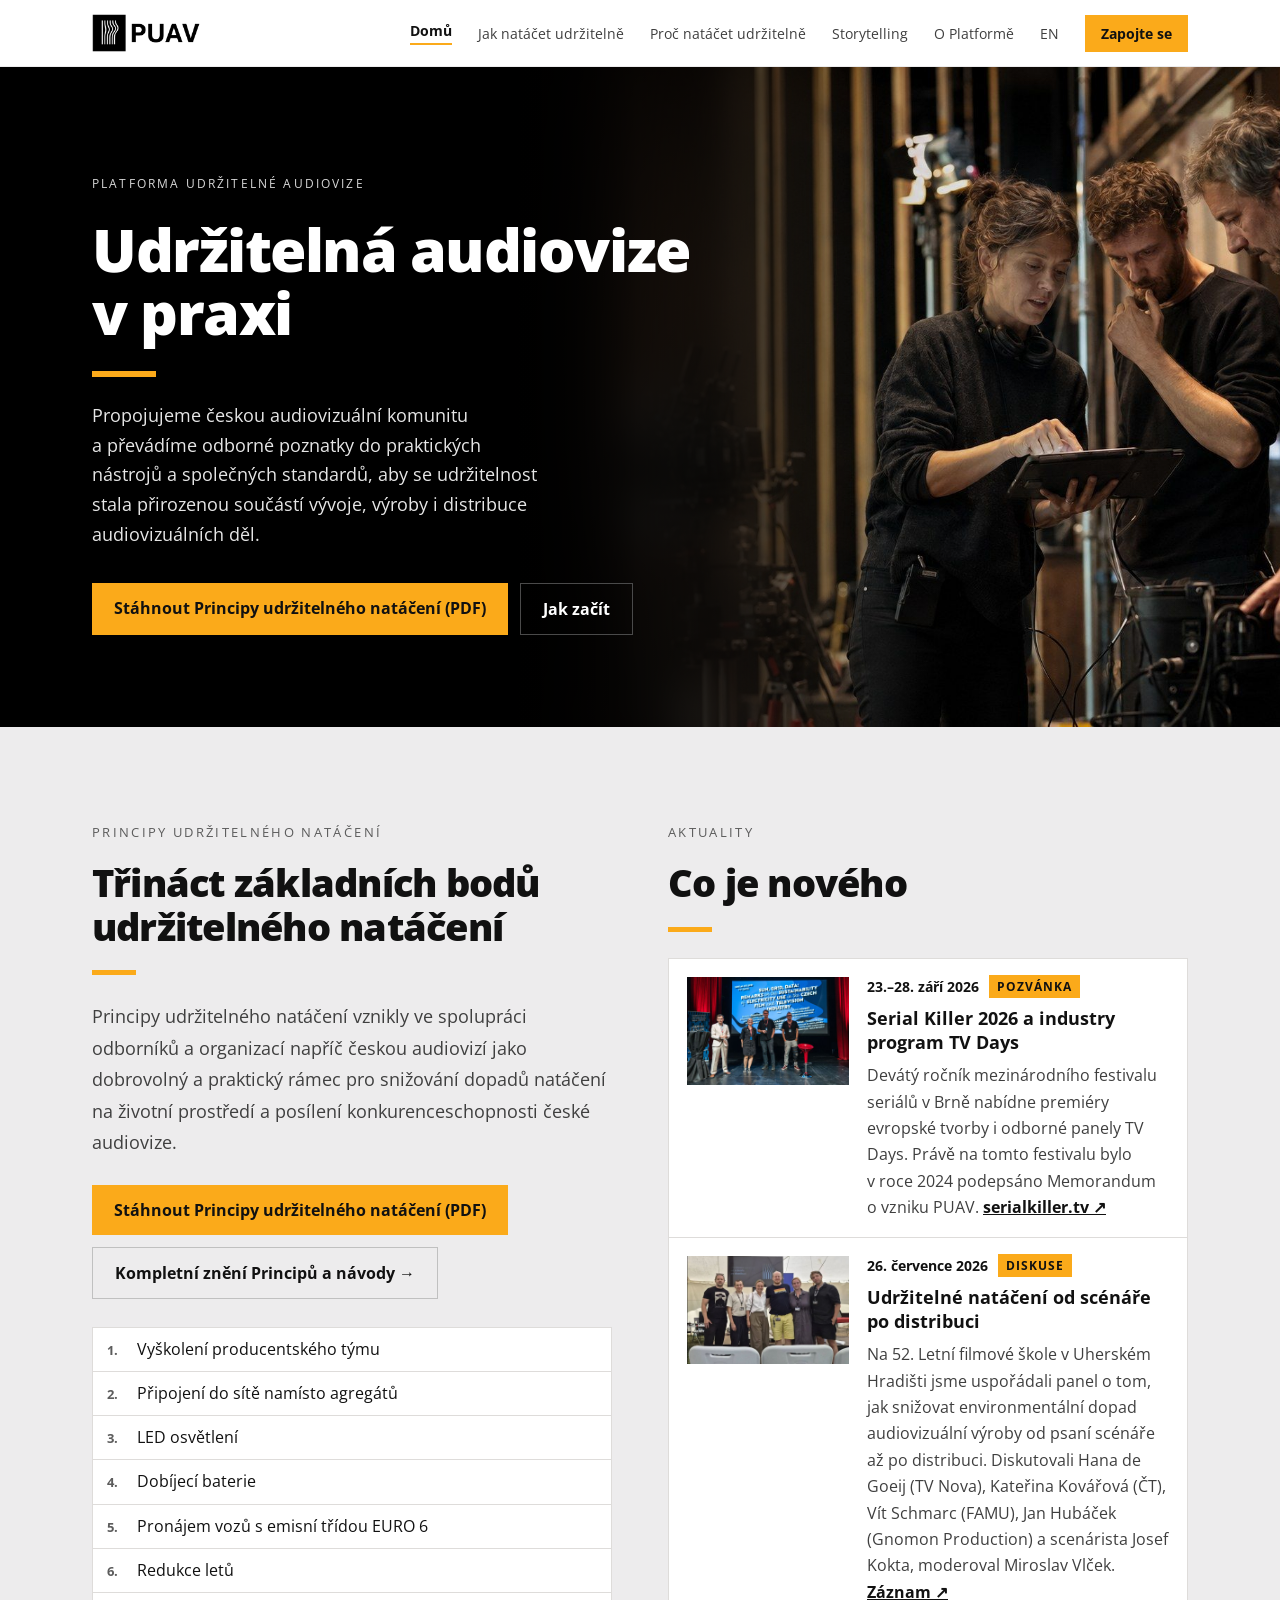
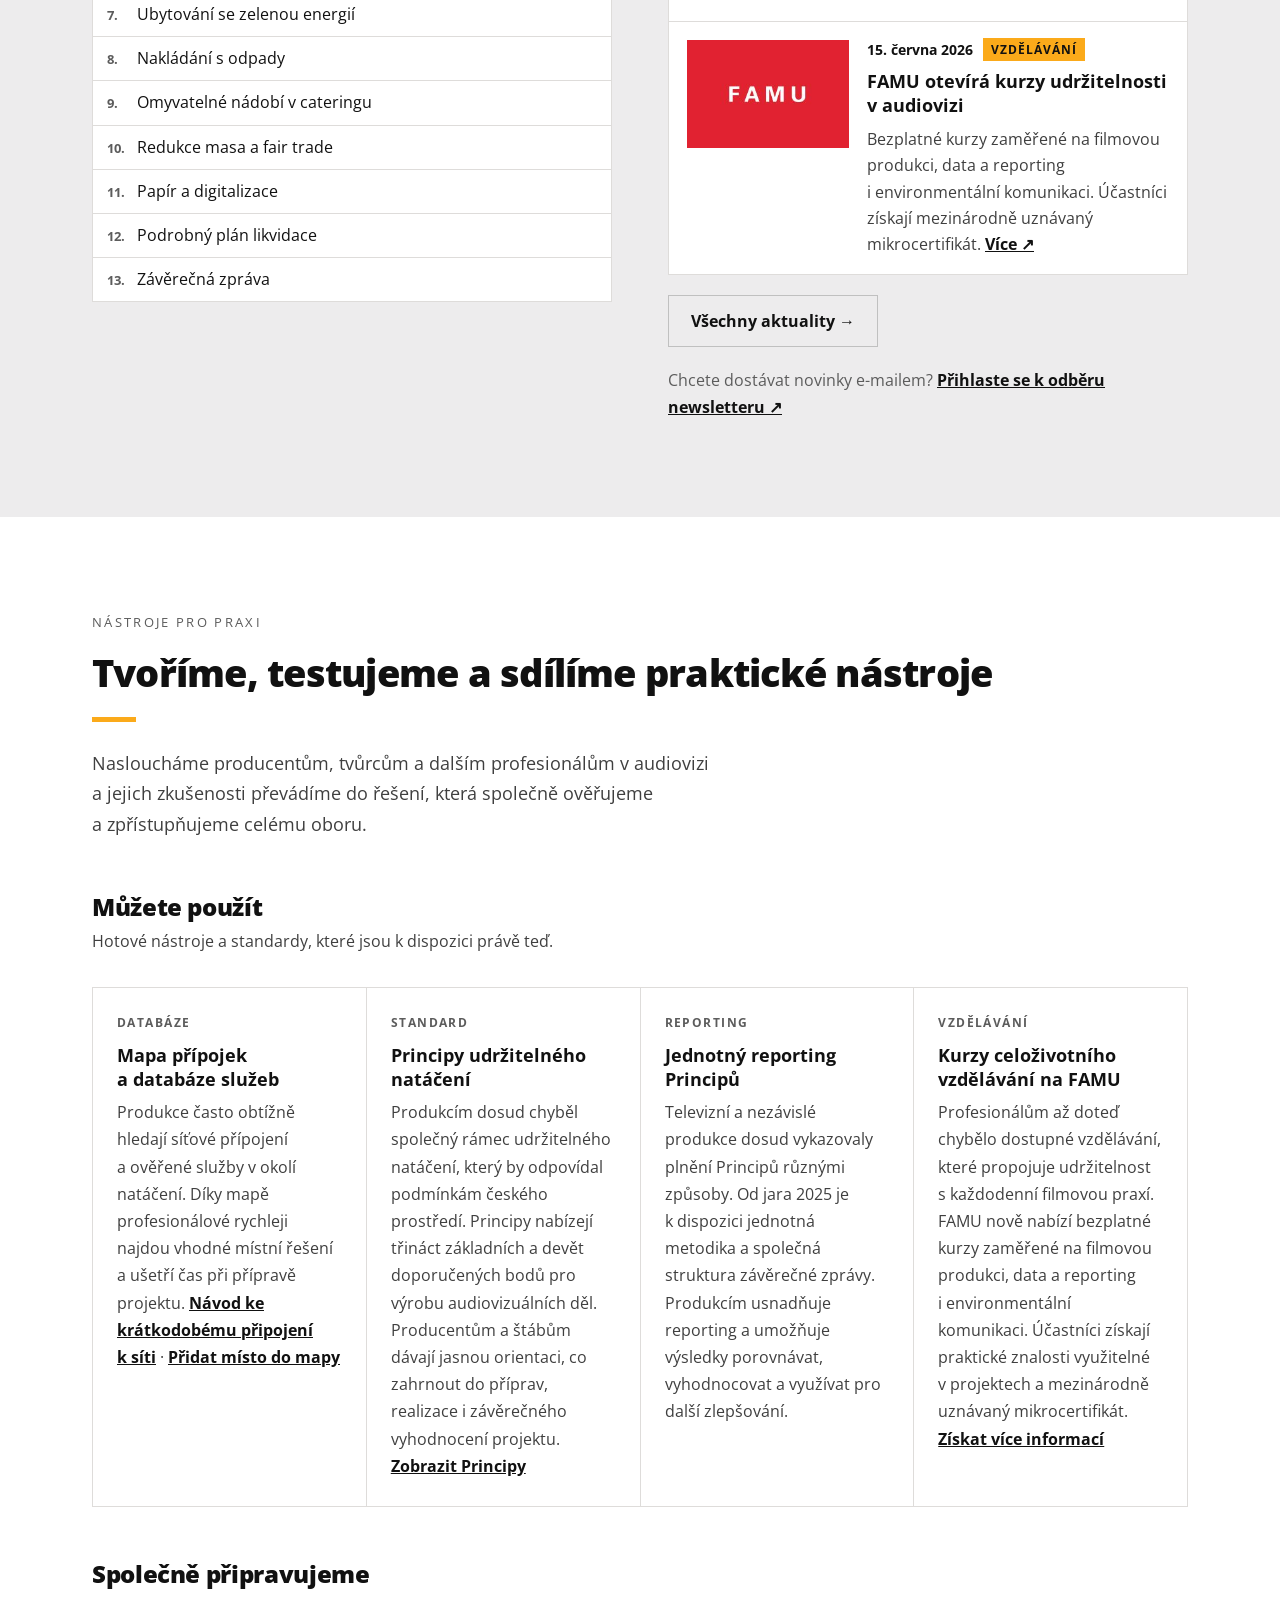
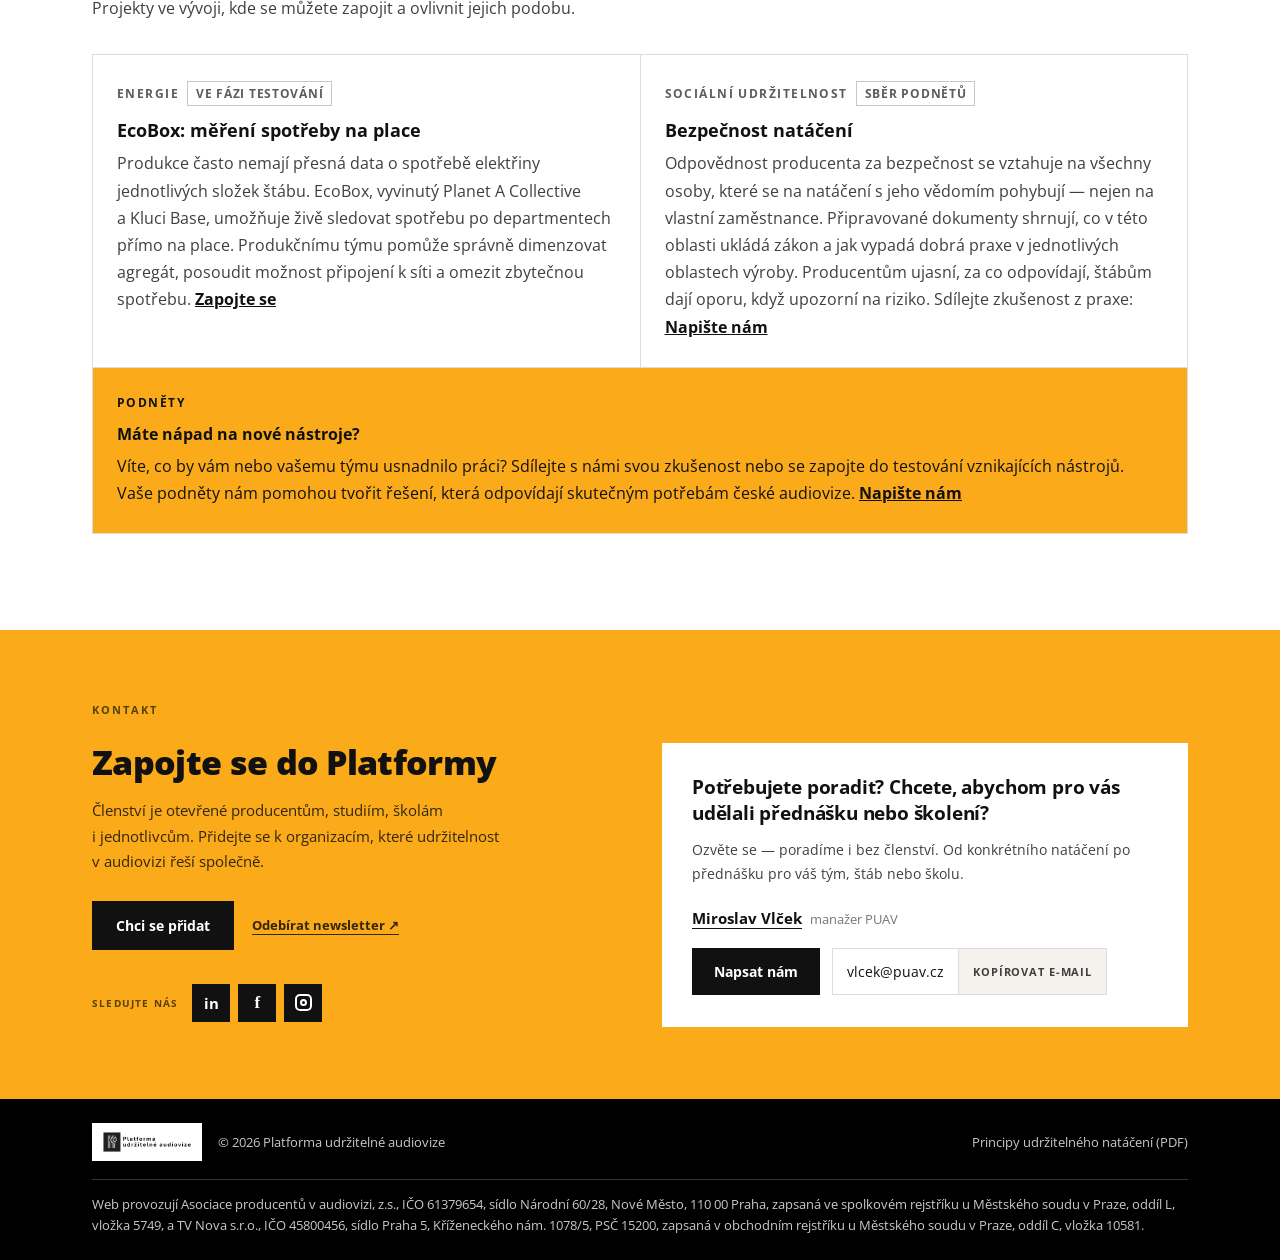
<file: docs/index.html>
<!DOCTYPE html>
<html lang="cs">
<head>
<meta charset="utf-8">
<script>document.documentElement.classList.add('js')</script>
<meta name="viewport" content="width=device-width, initial-scale=1">
<title>PUAV – Platforma udržitelné audiovize</title>
<meta name="description" content="PUAV: Platforma udržitelné audiovize. Know-how, Principy udržitelného natáčení a praktické nástroje pro českou audiovizi.">
<link rel="canonical" href="https://www.puav.cz/">
<link rel="alternate" hreflang="cs" href="https://www.puav.cz/">
<link rel="alternate" hreflang="en" href="https://www.puav.cz/en/">
<meta property="og:type" content="website">
<meta property="og:site_name" content="PUAV – Platforma udržitelné audiovize">
<meta property="og:locale" content="cs_CZ">
<meta property="og:title" content="PUAV – Platforma udržitelné audiovize">
<meta property="og:description" content="PUAV: Platforma udržitelné audiovize. Know-how, Principy udržitelného natáčení a praktické nástroje pro českou audiovizi.">
<meta property="og:url" content="https://www.puav.cz/">
<meta property="og:image" content="https://www.puav.cz/assets/img/og-image.jpg">
<meta property="og:image:width" content="1200">
<meta property="og:image:height" content="630">
<meta name="twitter:card" content="summary_large_image">
<link rel="icon" type="image/png" sizes="32x32" href="assets/img/favicon-32.png">
<link rel="apple-touch-icon" sizes="180x180" href="assets/img/apple-touch-icon.png">
<link rel="preload" href="assets/fonts/open-sans-normal-latin-ext.woff2" as="font" type="font/woff2" crossorigin>
<link rel="preload" href="assets/fonts/open-sans-normal-latin.woff2" as="font" type="font/woff2" crossorigin>
<link rel="stylesheet" href="assets/css/puav.css?v=11f84668">
<script src="assets/js/puav.js?v=c92ec332" defer></script>
<script type="application/ld+json">{"@context": "https://schema.org", "@type": "Organization", "name": "PUAV – Platforma udržitelné audiovize", "alternateName": "PUAV", "url": "https://www.puav.cz/", "logo": "https://www.puav.cz/assets/img/puav-logo-1200.png", "email": "vlcek@puav.cz", "description": "Oborová platforma, která propojuje producenty, režiséry, vysílatele, profesní asociace, filmové školy a odborníky na udržitelnost v české audiovizi.", "foundingDate": "2024-09", "areaServed": "CZ", "sameAs": ["https://www.linkedin.com/company/puavcz", "https://www.facebook.com/puav.cz", "https://www.instagram.com/puav.cz/"]}</script>
</head>
<body>
<a href="#main-content" class="skip-link">Přeskočit na hlavní obsah</a>
<div class="page">
<header class="site-header" style="position: sticky; top: 0px; z-index: 50; background: rgb(255, 255, 255); border-bottom: 1px solid rgb(237, 236, 237);">
  <div style="max-width: 1160px; margin: 0px auto; padding: 14px 32px; display: flex; align-items: center; justify-content: space-between; gap: 28px; flex-wrap: wrap;">
    <a href="./" style="display: flex; align-items: center; text-decoration: none; padding-right: 10px;">
      <img width="360" height="127" src="assets/img/puav-logo.png" alt="PUAV: Platforma udržitelné audiovize" style="height: 38px; width: auto; display: block;">
    </a>
    <button type="button" class="menu-toggle" aria-expanded="false" aria-controls="hlavni-navigace"><span class="menu-toggle-icon" aria-hidden="true"></span><span class="menu-toggle-label">Menu</span></button>
    <nav id="hlavni-navigace" aria-label="Hlavní navigace" style="display: flex; align-items: center; gap: 26px; flex-wrap: wrap;">
      <a aria-current="page" href="./" style="font-size: 14px; font-weight: 700; text-decoration: none; color: rgb(17, 17, 17); border-bottom: 2px solid rgb(251, 170, 26); padding-bottom: 3px;">Domů</a>
      <a href="jak-natacet-udrzitelne/" style="font-size: 14px; text-decoration: none; color: rgb(63, 63, 63);">Jak natáčet udržitelně</a>
      <a href="proc-natacet-udrzitelne/" style="font-size: 14px; text-decoration: none; color: rgb(63, 63, 63);">Proč natáčet udržitelně</a>
      <a href="storytelling/" style="font-size: 14px; text-decoration: none; color: rgb(63, 63, 63);">Storytelling</a>
      <a href="o-platforme/" style="font-size: 14px; text-decoration: none; color: rgb(63, 63, 63);">O&nbsp;Platformě</a>
      <a href="en/" lang="en" hreflang="en" aria-label="English version" style="font-size: 14px; text-decoration: none; color: rgb(63, 63, 63);">EN</a>
      <a href="#kontakt" style="font-size: 14px; font-weight: 700; text-decoration: none; color: rgb(17, 17, 17); background: rgb(251, 170, 26); padding: 9px 16px;">Zapojte se</a>
    </nav>
  </div></header>
<main id="main-content">
<section id="top" style="background: rgb(0, 0, 0); color: rgb(255, 255, 255); position: relative; overflow: hidden;">
  <div style="position: absolute; inset: 0px; overflow: hidden;">
    <img width="1672" height="941" src="assets/img/foto-stab-pri-nataceni.jpg" alt="Štáb při natáčení: kamera, světla a technika v hale" class="r0" style="position: absolute; top: 0px; right: 0px; bottom: 0px; width: 58%; height: 100%; object-fit: cover; object-position: 50% 45%; mask-image: linear-gradient(to right, transparent 0%, rgba(0, 0, 0, 0.5) 22%, rgb(0, 0, 0) 46%);">
    <img width="1672" height="941" src="assets/img/foto-stab-pri-nataceni.jpg" alt="" aria-hidden="true" class="r0" style="position: absolute; top: 0px; right: 0px; bottom: 0px; width: 58%; height: 100%; object-fit: cover; object-position: 50% 45%; filter: blur(22px) saturate(0.9); transform: scale(1.08); mask-image: linear-gradient(to right, transparent 0%, rgb(0, 0, 0) 16%, transparent 44%);">
    <div style="position: absolute; inset: 0px; background: linear-gradient(to right, rgb(0, 0, 0) 0%, rgb(0, 0, 0) 34%, rgba(0, 0, 0, 0.72) 48%, rgba(0, 0, 0, 0.12) 72%, rgba(0, 0, 0, 0) 100%);"></div>
      </div>
  <div style="max-width: 1160px; margin: 0px auto; padding: 104px 32px 88px; position: relative; display: grid; grid-template-columns: minmax(0px, 1fr); gap: 56px; align-items: center; min-height: 660px;">
    <div style="max-width: 620px;">
      <span style="display: block; font-size: 12px; letter-spacing: 0.18em; text-transform: uppercase; color: rgb(217, 217, 217); margin-bottom: 26px;">Platforma udržitelné audiovize</span>
      <h1 style="font-size: clamp(36px, 4.6vw, 60px); font-weight: 800; line-height: 1.08; letter-spacing: -0.025em; text-wrap: pretty;">Udržitelná audiovize<br>v&nbsp;praxi</h1>
      <div style="width: 64px; height: 6px; background: rgb(251, 170, 26); margin: 26px 0px 24px;"></div>
      <p style="font-size: 18px; line-height: 1.65; color: rgb(230, 230, 230); max-width: 46ch;">Propojujeme českou audiovizuální komunitu a&nbsp;převádíme odborné poznatky do praktických nástrojů a&nbsp;společných standardů, aby se udržitelnost stala přirozenou součástí vývoje, výroby i&nbsp;distribuce audiovizuálních děl.</p>
            <div style="display: flex; gap: 12px; flex-wrap: wrap; margin-top: 34px;">
        <a href="ke-stazeni/principy-udrzitelneho-nataceni-cz.pdf" download="Principy udrzitelneho nataceni CZ.pdf" style="font-size: 16px; font-weight: 700; text-decoration: none; color: rgb(17, 17, 17); background: rgb(251, 170, 26); padding: 14px 22px;">Stáhnout Principy udržitelného natáčení (PDF)</a>
        <a href="jak-natacet-udrzitelne/" style="font-size: 16px; font-weight: 700; text-decoration: none; color: rgb(255, 255, 255); border: 1px solid rgb(74, 74, 74); padding: 14px 22px;">Jak začít</a>
      </div>
    </div>
  </div></section>
<section id="principy" style="background: rgb(237, 236, 237);">
  <div style="max-width: 1160px; margin: 0px auto; padding: 96px 32px;">
  <div style="display: grid; grid-template-columns: repeat(auto-fit, minmax(340px, 1fr)); gap: 56px; align-items: start;" class="r5">
    <div>

      <span style="display: block; font-size: 13px; letter-spacing: 0.18em; text-transform: uppercase; color: rgb(92, 92, 92); margin-bottom: 20px;">Principy udržitelného natáčení</span>
      <h2 style="font-size: clamp(28px, 3vw, 38px); font-weight: 800; letter-spacing: -0.02em; line-height: 1.15; max-width: 22ch; text-wrap: pretty;">Třináct základních bodů udržitelného natáčení</h2>
      <div style="width: 44px; height: 5px; background: rgb(251, 170, 26); margin: 22px 0px 26px;"></div>
      <p style="font-size: 18px; line-height: 1.75; color: rgb(63, 63, 63); margin-bottom: 20px;">Principy udržitelného natáčení vznikly ve spolupráci odborníků a&nbsp;organizací napříč českou audiovizí jako dobrovolný a&nbsp;praktický rámec pro snižování dopadů natáčení na životní prostředí a&nbsp;posílení konkurenceschopnosti české audiovize.</p>
      <div style="display: flex; gap: 12px; flex-wrap: wrap; margin-top: 26px;">
        <a href="ke-stazeni/principy-udrzitelneho-nataceni-cz.pdf" download="Principy udrzitelneho nataceni CZ.pdf" style="font-size: 16px; font-weight: 700; text-decoration: none; color: rgb(17, 17, 17); background: rgb(251, 170, 26); padding: 14px 22px;">Stáhnout Principy udržitelného natáčení (PDF)</a>
        <a href="jak-natacet-udrzitelne/#principy" style="font-size: 16px; font-weight: 700; text-decoration: none; color: rgb(17, 17, 17); border: 1px solid rgb(192, 192, 192); padding: 14px 22px;">Kompletní znění Principů a&nbsp;návody →</a>
      </div>
      <ol style="display: grid; grid-template-columns: 1fr; gap: 1px; background: rgb(222, 220, 218); border: 1px solid rgb(222, 220, 218); margin-top: 28px;">
        <li style="background: rgb(255, 255, 255); padding: 10px 14px; display: flex; align-items: baseline; gap: 8px;"><span style="font-size: 13px; font-weight: 700; color: rgb(92, 92, 92); min-width: 22px;">1.</span><span style="font-size: 16px; line-height: 1.45;">Vyškolení producentského týmu</span></li>
        <li style="background: rgb(255, 255, 255); padding: 10px 14px; display: flex; align-items: baseline; gap: 8px;"><span style="font-size: 13px; font-weight: 700; color: rgb(92, 92, 92); min-width: 22px;">2.</span><span style="font-size: 16px; line-height: 1.45;">Připojení do sítě namísto agregátů</span></li>
        <li style="background: rgb(255, 255, 255); padding: 10px 14px; display: flex; align-items: baseline; gap: 8px;"><span style="font-size: 13px; font-weight: 700; color: rgb(92, 92, 92); min-width: 22px;">3.</span><span style="font-size: 16px; line-height: 1.45;">LED osvětlení</span></li>
        <li style="background: rgb(255, 255, 255); padding: 10px 14px; display: flex; align-items: baseline; gap: 8px;"><span style="font-size: 13px; font-weight: 700; color: rgb(92, 92, 92); min-width: 22px;">4.</span><span style="font-size: 16px; line-height: 1.45;">Dobíjecí baterie</span></li>
        <li style="background: rgb(255, 255, 255); padding: 10px 14px; display: flex; align-items: baseline; gap: 8px;"><span style="font-size: 13px; font-weight: 700; color: rgb(92, 92, 92); min-width: 22px;">5.</span><span style="font-size: 16px; line-height: 1.45;">Pronájem vozů s&nbsp;emisní třídou EURO 6</span></li>
        <li style="background: rgb(255, 255, 255); padding: 10px 14px; display: flex; align-items: baseline; gap: 8px;"><span style="font-size: 13px; font-weight: 700; color: rgb(92, 92, 92); min-width: 22px;">6.</span><span style="font-size: 16px; line-height: 1.45;">Redukce letů</span></li>
        <li style="background: rgb(255, 255, 255); padding: 10px 14px; display: flex; align-items: baseline; gap: 8px;"><span style="font-size: 13px; font-weight: 700; color: rgb(92, 92, 92); min-width: 22px;">7.</span><span style="font-size: 16px; line-height: 1.45;">Ubytování se zelenou energií</span></li>
        <li style="background: rgb(255, 255, 255); padding: 10px 14px; display: flex; align-items: baseline; gap: 8px;"><span style="font-size: 13px; font-weight: 700; color: rgb(92, 92, 92); min-width: 22px;">8.</span><span style="font-size: 16px; line-height: 1.45;">Nakládání s&nbsp;odpady</span></li>
        <li style="background: rgb(255, 255, 255); padding: 10px 14px; display: flex; align-items: baseline; gap: 8px;"><span style="font-size: 13px; font-weight: 700; color: rgb(92, 92, 92); min-width: 22px;">9.</span><span style="font-size: 16px; line-height: 1.45;">Omyvatelné nádobí v&nbsp;cateringu</span></li>
        <li style="background: rgb(255, 255, 255); padding: 10px 14px; display: flex; align-items: baseline; gap: 8px;"><span style="font-size: 13px; font-weight: 700; color: rgb(92, 92, 92); min-width: 22px;">10.</span><span style="font-size: 16px; line-height: 1.45;">Redukce masa a&nbsp;fair trade</span></li>
        <li style="background: rgb(255, 255, 255); padding: 10px 14px; display: flex; align-items: baseline; gap: 8px;"><span style="font-size: 13px; font-weight: 700; color: rgb(92, 92, 92); min-width: 22px;">11.</span><span style="font-size: 16px; line-height: 1.45;">Papír a&nbsp;digitalizace</span></li>
        <li style="background: rgb(255, 255, 255); padding: 10px 14px; display: flex; align-items: baseline; gap: 8px;"><span style="font-size: 13px; font-weight: 700; color: rgb(92, 92, 92); min-width: 22px;">12.</span><span style="font-size: 16px; line-height: 1.45;">Podrobný plán likvidace</span></li>
        <li style="background: rgb(255, 255, 255); padding: 10px 14px; display: flex; align-items: baseline; gap: 8px;"><span style="font-size: 13px; font-weight: 700; color: rgb(92, 92, 92); min-width: 22px;">13.</span><span style="font-size: 16px; line-height: 1.45;">Závěrečná zpráva</span></li>
      </ol>
    </div>
    <div id="aktuality">

      <span style="display: block; font-size: 13px; letter-spacing: 0.18em; text-transform: uppercase; color: rgb(92, 92, 92); margin-bottom: 20px;">Aktuality</span>
      <h2 style="font-size: clamp(28px, 3vw, 38px); font-weight: 800; letter-spacing: -0.02em; line-height: 1.15; text-wrap: pretty;">Co je nového</h2>
      <div style="width: 44px; height: 5px; background: rgb(251, 170, 26); margin: 22px 0px 26px;"></div>
      <div style="display: grid; grid-template-columns: repeat(auto-fit, minmax(330px, 1fr)); gap: 1px; background: rgb(222, 220, 218); border: 1px solid rgb(222, 220, 218);" class="r5">

        <!-- AKTUALITY:START -->
        <article class="news-item">
          <div class="news-thumb" style="background: rgb(237, 236, 237); position: relative; overflow: hidden;"><img src="assets/img/aktualita-serial-killer.jpg" width="720" height="480" loading="lazy" decoding="async" alt="Panelová diskuse o udržitelném využívání elektřiny na Serial Killer TV Days" style="position: absolute; inset: 0; width: 100%; height: 100%; object-fit: cover; object-position: 50% 50%;"></div>
          <div style="padding: 16px 18px;">
            <div style="display: flex; align-items: center; gap: 10px; flex-wrap: wrap; margin-bottom: 8px;">
              <time datetime="2026-09-23" style="font-size: 14px; font-weight: 700; color: rgb(17, 17, 17);">23.–28. září 2026</time>
              <span style="font-size: 12px; font-weight: 700; letter-spacing: 0.08em; text-transform: uppercase; background: rgb(251, 170, 26); color: rgb(17, 17, 17); padding: 3px 8px;">Pozvánka</span>
            </div>
            <h3 style="font-size: 18px; font-weight: 700; line-height: 1.35; margin-bottom: 8px;">Serial Killer 2026 a&nbsp;industry program TV Days</h3>
            <p style="font-size: 16px; line-height: 1.65; color: rgb(63, 63, 63);">Devátý ročník mezinárodního festivalu seriálů v&nbsp;Brně nabídne premiéry evropské tvorby i&nbsp;odborné panely TV Days. Právě na tomto festivalu bylo v&nbsp;roce 2024 podepsáno Memorandum o&nbsp;vzniku PUAV. <a href="https://serialkiller.tv/" target="_blank" rel="noopener" style="font-weight: 700;">serialkiller.tv ↗</a></p>
          </div>
        </article>
        <article class="news-item">
          <div class="news-thumb" style="background: rgb(237, 236, 237); position: relative; overflow: hidden;"><img src="assets/img/aktualita-lfs-2026.jpg" width="720" height="541" loading="lazy" decoding="async" alt="Účastníci panelu Udržitelné natáčení od scénáře po distribuci na Letní filmové škole" style="position: absolute; inset: 0; width: 100%; height: 100%; object-fit: cover; object-position: 50% 50%;"></div>
          <div style="padding: 16px 18px;">
            <div style="display: flex; align-items: center; gap: 10px; flex-wrap: wrap; margin-bottom: 8px;">
              <time datetime="2026-07-26" style="font-size: 14px; font-weight: 700; color: rgb(17, 17, 17);">26. července 2026</time>
              <span style="font-size: 12px; font-weight: 700; letter-spacing: 0.08em; text-transform: uppercase; background: rgb(251, 170, 26); color: rgb(17, 17, 17); padding: 3px 8px;">Diskuse</span>
            </div>
            <h3 style="font-size: 18px; font-weight: 700; line-height: 1.35; margin-bottom: 8px;">Udržitelné natáčení od scénáře po distribuci</h3>
            <p style="font-size: 16px; line-height: 1.65; color: rgb(63, 63, 63);">Na 52. Letní filmové škole v&nbsp;Uherském Hradišti jsme uspořádali panel o&nbsp;tom, jak snižovat environmentální dopad audiovizuální výroby od psaní scénáře až po distribuci. Diskutovali Hana de Goeij (TV Nova), Kateřina Kovářová (ČT), Vít Schmarc (FAMU), Jan Hubáček (Gnomon Production) a&nbsp;scenárista Josef Kokta, moderoval Miroslav Vlček. <a href="https://youtu.be/MlWrlD6T4PE" target="_blank" rel="noopener" style="font-weight: 700;">Záznam ↗</a></p>
          </div>
        </article>
        <article class="news-item">
          <div class="news-thumb" style="background: rgb(225, 34, 49); display: flex; align-items: center; justify-content: center; padding: 12px;"><img src="assets/img/aktualita-famu.png" width="152" height="64" loading="lazy" decoding="async" alt="FAMU" style="width: 70%; max-width: 140px; height: auto; display: block;"></div>
          <div style="padding: 16px 18px;">
            <div style="display: flex; align-items: center; gap: 10px; flex-wrap: wrap; margin-bottom: 8px;">
              <time datetime="2026-06-15" style="font-size: 14px; font-weight: 700; color: rgb(17, 17, 17);">15. června 2026</time>
              <span style="font-size: 12px; font-weight: 700; letter-spacing: 0.08em; text-transform: uppercase; background: rgb(251, 170, 26); color: rgb(17, 17, 17); padding: 3px 8px;">Vzdělávání</span>
            </div>
            <h3 style="font-size: 18px; font-weight: 700; line-height: 1.35; margin-bottom: 8px;">FAMU otevírá kurzy udržitelnosti v&nbsp;audiovizi</h3>
            <p style="font-size: 16px; line-height: 1.65; color: rgb(63, 63, 63);">Bezplatné kurzy zaměřené na filmovou produkci, data a&nbsp;reporting i&nbsp;environmentální komunikaci. Účastníci získají mezinárodně uznávaný mikrocertifikát. <a href="https://www.famu.cz/cs/fakulta/environmentalni-agenda/udrzitelnost-v-audiovizi-nove-kurzy-czv-s-mikrocertifikaty/" target="_blank" rel="noopener" style="font-weight: 700;">Více ↗</a></p>
          </div>
        </article>
        <!-- AKTUALITY:END -->

      </div>
      <a href="o-platforme/#archiv" style="display: inline-block; margin-top: 20px; font-size: 16px; font-weight: 700; text-decoration: none; color: rgb(17, 17, 17); border: 1px solid rgb(192, 192, 192); padding: 14px 22px;">Všechny aktuality →</a>
      <p style="font-size: 16px; line-height: 1.7; color: rgb(92, 92, 92); margin-top: 20px;">Chcete dostávat novinky e-mailem? <a href="https://puav.substack.com/" target="_blank" rel="noopener" style="font-weight: 700; color: rgb(17, 17, 17);">Přihlaste se k&nbsp;odběru newsletteru ↗</a></p>
    </div>
    </div>
  </div>
  </section>
<section id="aktivity">
  <div style="max-width: 1160px; margin: 0px auto; padding: 96px 32px;">
  <span style="display: block; font-size: 13px; letter-spacing: 0.18em; text-transform: uppercase; color: rgb(92, 92, 92); margin-bottom: 20px;">Nástroje pro praxi</span>
  <h2 style="font-size: clamp(28px, 3vw, 38px); font-weight: 800; letter-spacing: -0.02em; line-height: 1.15;">Tvoříme, testujeme a&nbsp;sdílíme praktické nástroje</h2>
  <div style="width: 44px; height: 5px; background: rgb(251, 170, 26); margin: 22px 0px 26px;"></div>
  <p style="font-size: 18px; line-height: 1.7; color: rgb(63, 63, 63); max-width: 62ch;">Nasloucháme producentům, tvůrcům a&nbsp;dalším profesionálům v&nbsp;audiovizi a&nbsp;jejich zkušenosti převádíme do řešení, která společně ověřujeme a&nbsp;zpřístupňujeme celému oboru.</p>
  <h3 style="font-size: clamp(20px, 2.1vw, 24px); font-weight: 800; letter-spacing: -0.015em; line-height: 1.25; margin: 52px 0px 6px;">Můžete použít</h3>
  <p style="font-size: 16px; line-height: 1.7; color: rgb(63, 63, 63); max-width: 62ch;">Hotové nástroje a&nbsp;standardy, které jsou k&nbsp;dispozici právě teď.</p><div style="display: grid; grid-template-columns: repeat(auto-fit, minmax(245px, 1fr)); gap: 1px; background: rgb(222, 220, 218); border: 1px solid rgb(222, 220, 218); margin-top: 32px;" class="r5">
    <div style="background: rgb(255, 255, 255); padding: 26px 24px;">
      <div style="display: flex; align-items: center; gap: 8px; margin-bottom: 12px; flex-wrap: wrap;">
        <span style="font-size: 12px; font-weight: 700; letter-spacing: 0.12em; text-transform: uppercase; color: rgb(92, 92, 92);">Databáze</span>
      </div>
      <h3 style="font-size: 18px; font-weight: 700; line-height: 1.35; margin-bottom: 8px;">Mapa přípojek a&nbsp;databáze služeb</h3>
      <p style="font-size: 16px; line-height: 1.7; color: rgb(63, 63, 63);">Produkce často obtížně hledají síťové přípojení a&nbsp;ověřené služby v&nbsp;okolí natáčení. Díky mapě profesionálové rychleji najdou vhodné místní řešení a&nbsp;ušetří čas při přípravě projektu. <a href="kratkodobe-pripojeni-k-siti/" style="font-weight: 700;">Návod ke krátkodobému připojení k&nbsp;síti</a> · <a href="https://www.mapotic.com/kratkodobepripojky" target="_blank" rel="noopener" style="font-weight: 700;">Přidat místo do mapy</a></p>
    </div>
    <div style="background: rgb(255, 255, 255); padding: 26px 24px;">
      <div style="display: flex; align-items: center; gap: 8px; margin-bottom: 12px; flex-wrap: wrap;">
        <span style="font-size: 12px; font-weight: 700; letter-spacing: 0.12em; text-transform: uppercase; color: rgb(92, 92, 92);">Standard</span>
      </div>
      <h3 style="font-size: 18px; font-weight: 700; line-height: 1.35; margin-bottom: 8px;">Principy udržitelného natáčení</h3>
      <p style="font-size: 16px; line-height: 1.7; color: rgb(63, 63, 63);">Produkcím dosud chyběl společný rámec udržitelného natáčení, který by odpovídal podmínkám českého prostředí. Principy nabízejí třináct základních a&nbsp;devět doporučených bodů pro výrobu audiovizuálních děl. Producentům a&nbsp;štábům dávají jasnou orientaci, co zahrnout do příprav, realizace i&nbsp;závěrečného vyhodnocení projektu. <a href="jak-natacet-udrzitelne/#principy" style="font-weight: 700;">Zobrazit Principy</a></p>
    </div>
    <div style="background: rgb(255, 255, 255); padding: 26px 24px;">
      <div style="display: flex; align-items: center; gap: 8px; margin-bottom: 12px; flex-wrap: wrap;">
        <span style="font-size: 12px; font-weight: 700; letter-spacing: 0.12em; text-transform: uppercase; color: rgb(92, 92, 92);">Reporting</span>
      </div>
      <h3 style="font-size: 18px; font-weight: 700; line-height: 1.35; margin-bottom: 8px;">Jednotný reporting Principů</h3>
      <p style="font-size: 16px; line-height: 1.7; color: rgb(63, 63, 63);">Televizní a&nbsp;nezávislé produkce dosud vykazovaly plnění Principů různými způsoby. Od jara 2025 je k&nbsp;dispozici jednotná metodika a&nbsp;společná struktura závěrečné zprávy. Produkcím usnadňuje reporting a&nbsp;umožňuje výsledky porovnávat, vyhodnocovat a&nbsp;využívat pro další zlepšování.</p>
    </div>
    <div style="background: rgb(255, 255, 255); padding: 26px 24px;">
      <div style="display: flex; align-items: center; gap: 8px; margin-bottom: 12px; flex-wrap: wrap;">
        <span style="font-size: 12px; font-weight: 700; letter-spacing: 0.12em; text-transform: uppercase; color: rgb(92, 92, 92);">Vzdělávání</span>
      </div>
      <h3 style="font-size: 18px; font-weight: 700; line-height: 1.35; margin-bottom: 8px;">Kurzy celoživotního vzdělávání na FAMU</h3>
      <p style="font-size: 16px; line-height: 1.7; color: rgb(63, 63, 63);">Profesionálům až doteď chybělo dostupné vzdělávání, které propojuje udržitelnost s&nbsp;každodenní filmovou praxí. FAMU nově nabízí bezplatné kurzy zaměřené na filmovou produkci, data a&nbsp;reporting i&nbsp;environmentální komunikaci. Účastníci získají praktické znalosti využitelné v&nbsp;projektech a&nbsp;mezinárodně uznávaný mikrocertifikát. <a href="https://www.famu.cz/cs/fakulta/environmentalni-agenda/udrzitelnost-v-audiovizi-nove-kurzy-czv-s-mikrocertifikaty/" target="_blank" rel="noopener" style="font-weight: 700;">Získat více informací</a></p>
    </div>
  </div>
  <h3 style="font-size: clamp(20px, 2.1vw, 24px); font-weight: 800; letter-spacing: -0.015em; line-height: 1.25; margin: 52px 0px 6px;">Společně připravujeme</h3>
  <p style="font-size: 16px; line-height: 1.7; color: rgb(63, 63, 63); max-width: 62ch;">Projekty ve vývoji, kde se můžete zapojit a&nbsp;ovlivnit jejich podobu.</p><div style="display: grid; grid-template-columns: repeat(auto-fit, minmax(340px, 1fr)); gap: 1px; background: rgb(222, 220, 218); border: 1px solid rgb(222, 220, 218); margin-top: 32px;" class="r5">
    <div style="background: rgb(255, 255, 255); padding: 26px 24px;">
      <div style="display: flex; align-items: center; gap: 8px; margin-bottom: 12px; flex-wrap: wrap;">
        <span style="font-size: 12px; font-weight: 700; letter-spacing: 0.12em; text-transform: uppercase; color: rgb(92, 92, 92);">Energie</span>
        <span style="font-size: 12px; font-weight: 700; letter-spacing: 0.06em; text-transform: uppercase; background: rgb(255, 255, 255); color: rgb(92, 92, 92); border: 1px solid rgb(201, 198, 195); padding: 3px 8px;">ve fázi testování</span>
      </div>
      <h3 style="font-size: 18px; font-weight: 700; line-height: 1.35; margin-bottom: 8px;">EcoBox: měření spotřeby na place</h3>
      <p style="font-size: 16px; line-height: 1.7; color: rgb(63, 63, 63);">Produkce často nemají přesná data o&nbsp;spotřebě elektřiny jednotlivých složek štábu. EcoBox, vyvinutý Planet A&nbsp;Collective a&nbsp;Kluci Base, umožňuje živě sledovat spotřebu po departmentech přímo na place. Produkčnímu týmu pomůže správně dimenzovat agregát, posoudit možnost připojení k&nbsp;síti a&nbsp;omezit zbytečnou spotřebu. <a href="#kontakt" style="font-weight: 700;">Zapojte se</a></p>
    </div>
    <div style="background: rgb(255, 255, 255); padding: 26px 24px;">
      <div style="display: flex; align-items: center; gap: 8px; margin-bottom: 12px; flex-wrap: wrap;">
        <span style="font-size: 12px; font-weight: 700; letter-spacing: 0.12em; text-transform: uppercase; color: rgb(92, 92, 92);">Sociální udržitelnost</span>
        <span style="font-size: 12px; font-weight: 700; letter-spacing: 0.06em; text-transform: uppercase; background: rgb(255, 255, 255); color: rgb(92, 92, 92); border: 1px solid rgb(201, 198, 195); padding: 3px 8px;">sběr podnětů</span>
      </div>
      <h3 style="font-size: 18px; font-weight: 700; line-height: 1.35; margin-bottom: 8px;">Bezpečnost natáčení</h3><p style="font-size: 16px; line-height: 1.7; color: rgb(63, 63, 63);">Odpovědnost producenta za bezpečnost se vztahuje na všechny osoby, které se na natáčení s&nbsp;jeho vědomím pohybují — nejen na vlastní zaměstnance. Připravované dokumenty shrnují, co v&nbsp;této oblasti ukládá zákon a&nbsp;jak vypadá dobrá praxe v&nbsp;jednotlivých oblastech výroby. Producentům ujasní, za co odpovídají, štábům dají oporu, když upozorní na riziko. Sdílejte zkušenost z&nbsp;praxe: <a href="#kontakt" style="font-weight: 700;">Napište nám</a></p>
    </div>
    <div style="background: rgb(251, 170, 26); padding: 26px 24px; grid-column: span 2;" class="r6">
      <div style="display: flex; align-items: center; gap: 8px; margin-bottom: 12px; flex-wrap: wrap;">
        <span style="font-size: 12px; font-weight: 700; letter-spacing: 0.12em; text-transform: uppercase; color: rgb(17, 17, 17);">Podněty</span>
      </div>
      <h3 style="font-size: 16px; font-weight: 700; margin-bottom: 8px; color: rgb(17, 17, 17);">Máte nápad na nové nástroje?</h3>
      <p style="font-size: 16px; line-height: 1.7; color: rgb(17, 17, 17);">Víte, co by vám nebo vašemu týmu usnadnilo práci? Sdílejte s&nbsp;námi svou zkušenost nebo se zapojte do testování vznikajících nástrojů. Vaše podněty nám pomohou tvořit řešení, která odpovídají skutečným potřebám české audiovize. <a href="#kontakt" style="font-weight: 700; color: rgb(17, 17, 17);">Napište nám</a></p>
    </div>
  </div>
  </div></section>
<!-- Galerie je dočasně skrytá: pro zobrazení smažte atribut hidden. -->
<section hidden id="galerie" style="background: rgb(0, 0, 0); color: rgb(255, 255, 255);">
  <div style="max-width: 1160px; margin: 0px auto; padding: 80px 32px 40px;">
    <span style="display: block; font-size: 11px; letter-spacing: 0.18em; text-transform: uppercase; color: rgb(192, 192, 192); margin-bottom: 20px;">Udržitelnost v&nbsp;praxi</span>
    <h2 style="font-size: clamp(26px, 2.8vw, 34px); font-weight: 800; letter-spacing: -0.02em; line-height: 1.15; max-width: 24ch; text-wrap: pretty;">Takhle to vypadá na place</h2>
    <div style="width: 44px; height: 5px; background: rgb(251, 170, 26); margin: 22px 0px 24px;"></div>
    <p style="font-size: 16px; line-height: 1.7; color: rgb(168, 168, 168); max-width: 56ch;">Konkrétní kroky z&nbsp;českých produkcí, ne ilustrační fotobanka.</p>
  </div>
  <div style="display: grid; grid-template-columns: repeat(3, minmax(0px, 1fr)); gap: 1px; background: rgb(0, 0, 0); border-top: 1px solid rgb(26, 26, 26); border-bottom: 1px solid rgb(26, 26, 26);" class="r7">
    <figure style="background: rgb(0, 0, 0); display: block; min-width: 0px; outline: rgb(26, 26, 26) solid 1px;">
      <div style="position: relative; width: 100%; min-width: 0px; aspect-ratio: 4 / 5; overflow: hidden;">
        <!-- FOTO puav-praxe-1: připojení do sítě místo agregátu -->
      </div>
      <figcaption style="padding: 14px 18px 18px;">
        <strong style="display: block; font-size: 10px; font-weight: 700; letter-spacing: 0.12em; text-transform: uppercase; color: rgb(251, 170, 26); margin-bottom: 6px;">Energie</strong>
        <span style="font-size: 13px; line-height: 1.6; color: rgb(208, 208, 208);">Rozvaděč na lokaci místo diesel agregátu</span>
      </figcaption>
    </figure>
    <figure style="background: rgb(0, 0, 0); display: block; min-width: 0px; outline: rgb(26, 26, 26) solid 1px;">
      <div style="position: relative; width: 100%; min-width: 0px; aspect-ratio: 4 / 5; overflow: hidden;">
        <!-- FOTO puav-praxe-2: LED svícení na place -->
      </div>
      <figcaption style="padding: 14px 18px 18px;">
        <strong style="display: block; font-size: 10px; font-weight: 700; letter-spacing: 0.12em; text-transform: uppercase; color: rgb(251, 170, 26); margin-bottom: 6px;">Světla</strong>
        <span style="font-size: 13px; line-height: 1.6; color: rgb(208, 208, 208);">LED technologie s&nbsp;nízkou spotřebou</span>
      </figcaption>
    </figure>
    <figure style="background: rgb(0, 0, 0); display: block; min-width: 0px; outline: rgb(26, 26, 26) solid 1px;">
      <div style="position: relative; width: 100%; min-width: 0px; aspect-ratio: 4 / 5; overflow: hidden;">
        <!-- FOTO puav-praxe-3: modulární kulisy / stavba -->
      </div>
      <figcaption style="padding: 14px 18px 18px;">
        <strong style="display: block; font-size: 10px; font-weight: 700; letter-spacing: 0.12em; text-transform: uppercase; color: rgb(251, 170, 26); margin-bottom: 6px;">Materiál</strong>
        <span style="font-size: 13px; line-height: 1.6; color: rgb(208, 208, 208);">Modulární kulisy, které se dají znovu použít</span>
      </figcaption>
    </figure>
    <figure style="background: rgb(0, 0, 0); display: block; min-width: 0px; outline: rgb(26, 26, 26) solid 1px;">
      <div style="position: relative; width: 100%; min-width: 0px; aspect-ratio: 4 / 5; overflow: hidden;">
        <!-- FOTO puav-praxe-4: třídění odpadu na place -->
      </div>
      <figcaption style="padding: 14px 18px 18px;">
        <strong style="display: block; font-size: 10px; font-weight: 700; letter-spacing: 0.12em; text-transform: uppercase; color: rgb(251, 170, 26); margin-bottom: 6px;">Odpad</strong>
        <span style="font-size: 13px; line-height: 1.6; color: rgb(208, 208, 208);">Třídění na papír, plast, kov, sklo a&nbsp;směs</span>
      </figcaption>
    </figure>
    <figure style="background: rgb(0, 0, 0); display: block; min-width: 0px; outline: rgb(26, 26, 26) solid 1px;">
      <div style="position: relative; width: 100%; min-width: 0px; aspect-ratio: 4 / 5; overflow: hidden;">
        <!-- FOTO puav-praxe-5: catering: omyvatelné nádobí -->
      </div>
      <figcaption style="padding: 14px 18px 18px;">
        <strong style="display: block; font-size: 10px; font-weight: 700; letter-spacing: 0.12em; text-transform: uppercase; color: rgb(251, 170, 26); margin-bottom: 6px;">Catering</strong>
        <span style="font-size: 13px; line-height: 1.6; color: rgb(208, 208, 208);">Omyvatelné nádobí a&nbsp;plnitelné lahve</span>
      </figcaption>
    </figure>
    <figure style="background: rgb(0, 0, 0); display: block; min-width: 0px; outline: rgb(26, 26, 26) solid 1px;">
      <div style="position: relative; width: 100%; min-width: 0px; aspect-ratio: 4 / 5; overflow: hidden;">
        <!-- FOTO puav-praxe-6: doprava štábu -->
      </div>
      <figcaption style="padding: 14px 18px 18px;">
        <strong style="display: block; font-size: 10px; font-weight: 700; letter-spacing: 0.12em; text-transform: uppercase; color: rgb(251, 170, 26); margin-bottom: 6px;">Doprava</strong>
        <span style="font-size: 13px; line-height: 1.6; color: rgb(208, 208, 208);">Sdílené jízdy a&nbsp;vozy EURO 6</span>
      </figcaption>
    </figure>
  </div></section>
<section id="kontakt" style="background: rgb(251, 170, 26); color: rgb(17, 17, 17);">
  <div style="max-width: 1160px; margin: 0px auto; padding: 72px 32px;">
    <span style="display: block; font-size: 11px; font-weight: 700; letter-spacing: 0.18em; text-transform: uppercase; color: rgb(87, 65, 5); margin-bottom: 26px;">Kontakt</span>
    <div style="display: grid; grid-template-columns: repeat(auto-fit, minmax(320px, 1fr)); gap: 44px; align-items: start;" class="r5">

      <div>
        <h2 style="font-size: clamp(26px, 2.8vw, 34px); font-weight: 800; letter-spacing: -0.02em; line-height: 1.15; text-wrap: pretty;">Zapojte se do Platformy</h2>
        <p style="font-size: 15px; line-height: 1.7; color: rgb(51, 39, 10); max-width: 46ch; margin-top: 16px;">Členství je otevřené producentům, studiím, školám i&nbsp;jednotlivcům. Přidejte se k&nbsp;organizacím, které udržitelnost v&nbsp;audiovizi řeší společně.</p>
        <div style="display: flex; align-items: center; gap: 18px; flex-wrap: wrap; margin-top: 26px;">
          <button type="button" data-contact="Členství v PUAV" aria-haspopup="dialog" class="hv-bg-dark" style="font-family: inherit; font-size: 14px; font-weight: 700; color: rgb(255, 255, 255); background: rgb(17, 17, 17); border-width: medium; border-style: none; border-color: currentcolor; border-image: none; padding: 15px 24px; cursor: pointer;">Chci se přidat</button>
          <a href="https://puav.substack.com/" target="_blank" rel="noopener" class="hv-text-black" style="font-size: 13px; font-weight: 700; color: rgb(51, 39, 10); text-decoration: underline; text-underline-offset: 4px;">Odebírat newsletter ↗</a>
        </div>
        <div style="display: flex; align-items: center; gap: 14px; flex-wrap: wrap; margin-top: 34px;">
          <span style="font-size: 10px; font-weight: 700; letter-spacing: 0.12em; text-transform: uppercase; color: rgb(87, 65, 5);">Sledujte nás</span>
          <div style="display: flex; gap: 8px;">
            <a href="https://www.linkedin.com/company/puavcz" target="_blank" rel="noopener" aria-label="LinkedIn" title="LinkedIn" class="hv-social" style="width: 38px; height: 38px; background: rgb(17, 17, 17); color: rgb(255, 255, 255); display: flex; align-items: center; justify-content: center; text-decoration: none; font-size: 15px; font-weight: 700; letter-spacing: -0.01em;">in</a>
            <a href="https://www.facebook.com/puav.cz" target="_blank" rel="noopener" aria-label="Facebook" title="Facebook" class="hv-social" style="width: 38px; height: 38px; background: rgb(17, 17, 17); color: rgb(255, 255, 255); display: flex; align-items: center; justify-content: center; text-decoration: none; font-size: 17px; font-weight: 700; font-family: Georgia, &quot;Times New Roman&quot;, serif;">f</a>
            <a href="https://www.instagram.com/puav.cz/" target="_blank" rel="noopener" aria-label="Instagram" title="Instagram" class="hv-social" style="width: 38px; height: 38px; background: rgb(17, 17, 17); color: rgb(255, 255, 255); display: flex; align-items: center; justify-content: center; text-decoration: none;"><span style="width: 17px; height: 17px; border: 2px solid; border-radius: 5px; display: flex; align-items: center; justify-content: center;"><span style="width: 7px; height: 7px; border: 2px solid; border-radius: 50%;"></span></span></a>
          </div>
        </div>
      </div>

      <div style="background: rgb(255, 255, 255); padding: 32px 30px;">
        <h3 style="font-size: 19px; font-weight: 700; line-height: 1.35; letter-spacing: -0.01em; text-wrap: pretty;">Potřebujete poradit? Chcete, abychom pro vás udělali přednášku nebo školení?</h3>
        <p style="font-size: 14px; line-height: 1.7; color: rgb(63, 63, 63); margin-top: 12px;">Ozvěte se — poradíme i&nbsp;bez členství. Od konkrétního natáčení po přednášku pro váš tým, štáb nebo školu.</p>
        <div style="display: flex; align-items: baseline; gap: 8px; flex-wrap: wrap; margin-top: 22px;">
          <a href="o-platforme/#manazer" style="font-size: 15px; font-weight: 700; color: rgb(17, 17, 17); text-decoration: underline; text-decoration-thickness: 1px; text-underline-offset: 4px;">Miroslav Vlček</a>
          <span style="font-size: 13px; color: rgb(118, 118, 118);">manažer PUAV</span>
        </div>
        <div style="display: flex; align-items: center; gap: 12px; flex-wrap: wrap; margin-top: 20px;">
          <button type="button" data-contact="Konzultace, přednáška nebo školení" aria-haspopup="dialog" class="hv-bg-dark" style="font-family: inherit; font-size: 14px; font-weight: 700; color: rgb(255, 255, 255); background: rgb(17, 17, 17); border-width: medium; border-style: none; border-color: currentcolor; border-image: none; padding: 14px 22px; cursor: pointer;">Napsat nám</button>
          <div style="display: flex; align-items: stretch; border: 1px solid rgb(222, 220, 218);">
            <a href="mailto:vlcek@puav.cz" class="hv-chip" style="font-size: 14px; text-decoration: none; padding: 13px 14px; display: flex; align-items: center;">vlcek@puav.cz</a>
            <button type="button" data-copy-mail title="Zkopírovat e-mail" class="hv-yellow" style="font-family: inherit; font-size: 11px; font-weight: 700; letter-spacing: 0.08em; text-transform: uppercase; color: rgb(63, 63, 63); background: rgb(245, 242, 237); border-width: medium medium medium 1px; border-style: none none none solid; border-color: currentcolor currentcolor currentcolor rgb(222, 220, 218); border-image: none; padding: 0px 14px; cursor: pointer; white-space: nowrap;"><span data-copy-label>Kopírovat e-mail</span></button>
          </div>
        </div>
      </div>

    </div>
  </div></section>
</main>
<footer style="background: rgb(0, 0, 0); color: rgb(255, 255, 255);">
  <div style="max-width: 1160px; margin: 0px auto; padding: 24px 32px; display: flex; align-items: center; justify-content: space-between; gap: 18px; flex-wrap: wrap;">
    <div style="display: flex; align-items: center; gap: 16px; flex-wrap: wrap;">
      <div style="background: rgb(255, 255, 255); padding: 9px 11px;">
        <img loading="lazy" decoding="async" width="300" height="68" src="assets/img/puav-logo-paticka.png" alt="PUAV: Platforma udržitelné audiovize" style="height: 20px; width: auto; display: block;">
      </div>
      <span style="font-size: 13px; color: rgb(201, 201, 201);">© 2026 Platforma udržitelné audiovize</span>
    </div>
    <a href="ke-stazeni/principy-udrzitelneho-nataceni-cz.pdf" download="Principy udrzitelneho nataceni CZ.pdf" style="font-size: 13px; color: rgb(201, 201, 201); text-decoration: none;">Principy udržitelného natáčení (PDF)</a>
  
    <p style="flex-basis: 100%; font-size: 13px; line-height: 1.6; color: rgb(201, 201, 201); border-top: 1px solid rgb(51, 51, 51); padding-top: 14px;">Web provozují Asociace producentů v&nbsp;audiovizi, z.s., IČO&nbsp;61379654, sídlo Národní 60/28, Nové Město, 110&nbsp;00 Praha, zapsaná ve spolkovém rejstříku u&nbsp;Městského soudu v&nbsp;Praze, oddíl&nbsp;L, vložka&nbsp;5749, a&nbsp;TV Nova s.r.o., IČO&nbsp;45800456, sídlo Praha&nbsp;5, Kříženeckého nám. 1078/5, PSČ&nbsp;15200, zapsaná v&nbsp;obchodním rejstříku u&nbsp;Městského soudu v&nbsp;Praze, oddíl&nbsp;C, vložka&nbsp;10581.</p>
  </div></footer>
</div>
<dialog id="kontakt-dialog" class="contact-dialog" aria-labelledby="kontakt-dialog-title">
  <div style="padding: 34px 32px;">
    <div data-state="form">
      <div style="display: flex; align-items: flex-start; justify-content: space-between; gap: 16px;">
        <div>
          <span style="display: block; font-size: 10px; font-weight: 700; letter-spacing: 0.14em; text-transform: uppercase; color: #767676; margin-bottom: 8px;">Kontaktní formulář</span>
          <h2 id="kontakt-dialog-title" style="font-size: 22px; font-weight: 800; letter-spacing: -0.01em;">Napište nám</h2>
        </div>
        <button type="button" data-close aria-label="Zavřít" class="hv-text-black" style="font-family: inherit; font-size: 18px; line-height: 1; color: #767676; background: none; border: none; padding: 4px; cursor: pointer;">✕</button>
      </div>
      <form id="kontakt-form" style="display: grid; gap: 16px; margin-top: 24px;">
        <label style="display: grid; gap: 7px;">
          <span style="font-size: 10px; font-weight: 700; letter-spacing: 0.12em; text-transform: uppercase; color: #767676;">Téma</span>
          <select name="topic" style="font-family: inherit; font-size: 14px; padding: 11px 12px; border: 1px solid #dedcda; background: #ffffff; color: #111111; width: 100%;">
            <option value="Členství v PUAV">Členství v PUAV</option>
            <option value="Konzultace, přednáška nebo školení">Konzultace, přednáška nebo školení</option>
            <option value="Poradit s konkrétním natáčením">Poradit s konkrétním natáčením</option>
            <option value="Něco jiného">Něco jiného</option>
          </select>
        </label>
        <div style="display: grid; grid-template-columns: repeat(auto-fit, minmax(200px, 1fr)); gap: 16px;">
          <label style="display: grid; gap: 7px;">
            <span style="font-size: 10px; font-weight: 700; letter-spacing: 0.12em; text-transform: uppercase; color: #767676;">Jméno a příjmení</span>
            <input type="text" name="name" required autocomplete="name" placeholder="Jana Nováková" class="fx-field" style="font-family: inherit; font-size: 14px; padding: 11px 12px; border: 1px solid #dedcda; background: #ffffff; color: #111111; width: 100%;">
          </label>
          <label style="display: grid; gap: 7px;">
            <span style="font-size: 10px; font-weight: 700; letter-spacing: 0.12em; text-transform: uppercase; color: #767676;">E-mail</span>
            <input type="email" name="email" required autocomplete="email" placeholder="jana@studio.cz" class="fx-field" style="font-family: inherit; font-size: 14px; padding: 11px 12px; border: 1px solid #dedcda; background: #ffffff; color: #111111; width: 100%;">
          </label>
        </div>
        <label style="display: grid; gap: 7px;">
          <span style="font-size: 10px; font-weight: 700; letter-spacing: 0.12em; text-transform: uppercase; color: #767676;">Organizace nebo projekt</span>
          <input type="text" name="org" autocomplete="organization" placeholder="Nepovinné" class="fx-field" style="font-family: inherit; font-size: 14px; padding: 11px 12px; border: 1px solid #dedcda; background: #ffffff; color: #111111; width: 100%;">
        </label>
        <label style="display: grid; gap: 7px;">
          <span style="font-size: 10px; font-weight: 700; letter-spacing: 0.12em; text-transform: uppercase; color: #767676;">Zpráva</span>
          <textarea name="msg" rows="4" placeholder="Co potřebujete? Kdy a kde?" class="fx-field" style="font-family: inherit; font-size: 14px; line-height: 1.6; padding: 11px 12px; border: 1px solid #dedcda; background: #ffffff; color: #111111; width: 100%; resize: vertical;"></textarea>
        </label>
        <div style="display: flex; align-items: center; gap: 16px; flex-wrap: wrap; margin-top: 4px;">
          <button type="submit" class="hv-invert" style="font-family: inherit; font-size: 14px; font-weight: 700; color: #111111; background: #fbaa1a; border: none; padding: 15px 26px; cursor: pointer;">Odeslat</button>
          <span style="font-size: 12px; line-height: 1.6; color: #767676;">Formulář odejde jako e-mail na vlcek@puav.cz.</span>
        </div>
      </form>
    </div>
    <div data-state="sent" hidden>
      <span style="display: block; font-size: 10px; font-weight: 700; letter-spacing: 0.14em; text-transform: uppercase; color: #767676; margin-bottom: 8px;">Kontaktní formulář</span>
      <h2 style="font-size: 22px; font-weight: 800; letter-spacing: -0.01em;">Děkujeme</h2>
      <div style="width: 44px; height: 5px; background: #fbaa1a; margin: 18px 0 18px;"></div>
      <p data-sent-text style="font-size: 14px; line-height: 1.7; color: #3f3f3f;"></p>
      <div style="display: flex; align-items: center; gap: 12px; flex-wrap: wrap; margin-top: 24px;">
        <button type="button" data-close class="hv-bg-dark" style="font-family: inherit; font-size: 14px; font-weight: 700; color: #ffffff; background: #111111; border: none; padding: 14px 22px; cursor: pointer;">Zavřít</button>
        <button type="button" data-copy-mail class="hv-bg-yellow" style="font-family: inherit; font-size: 14px; font-weight: 700; color: #111111; background: none; border: 1px solid #111111; padding: 14px 22px; cursor: pointer;"><span data-copy-label>Kopírovat e-mail</span></button>
      </div>
    </div>
  </div>
</dialog>

</body>
</html>
</file>
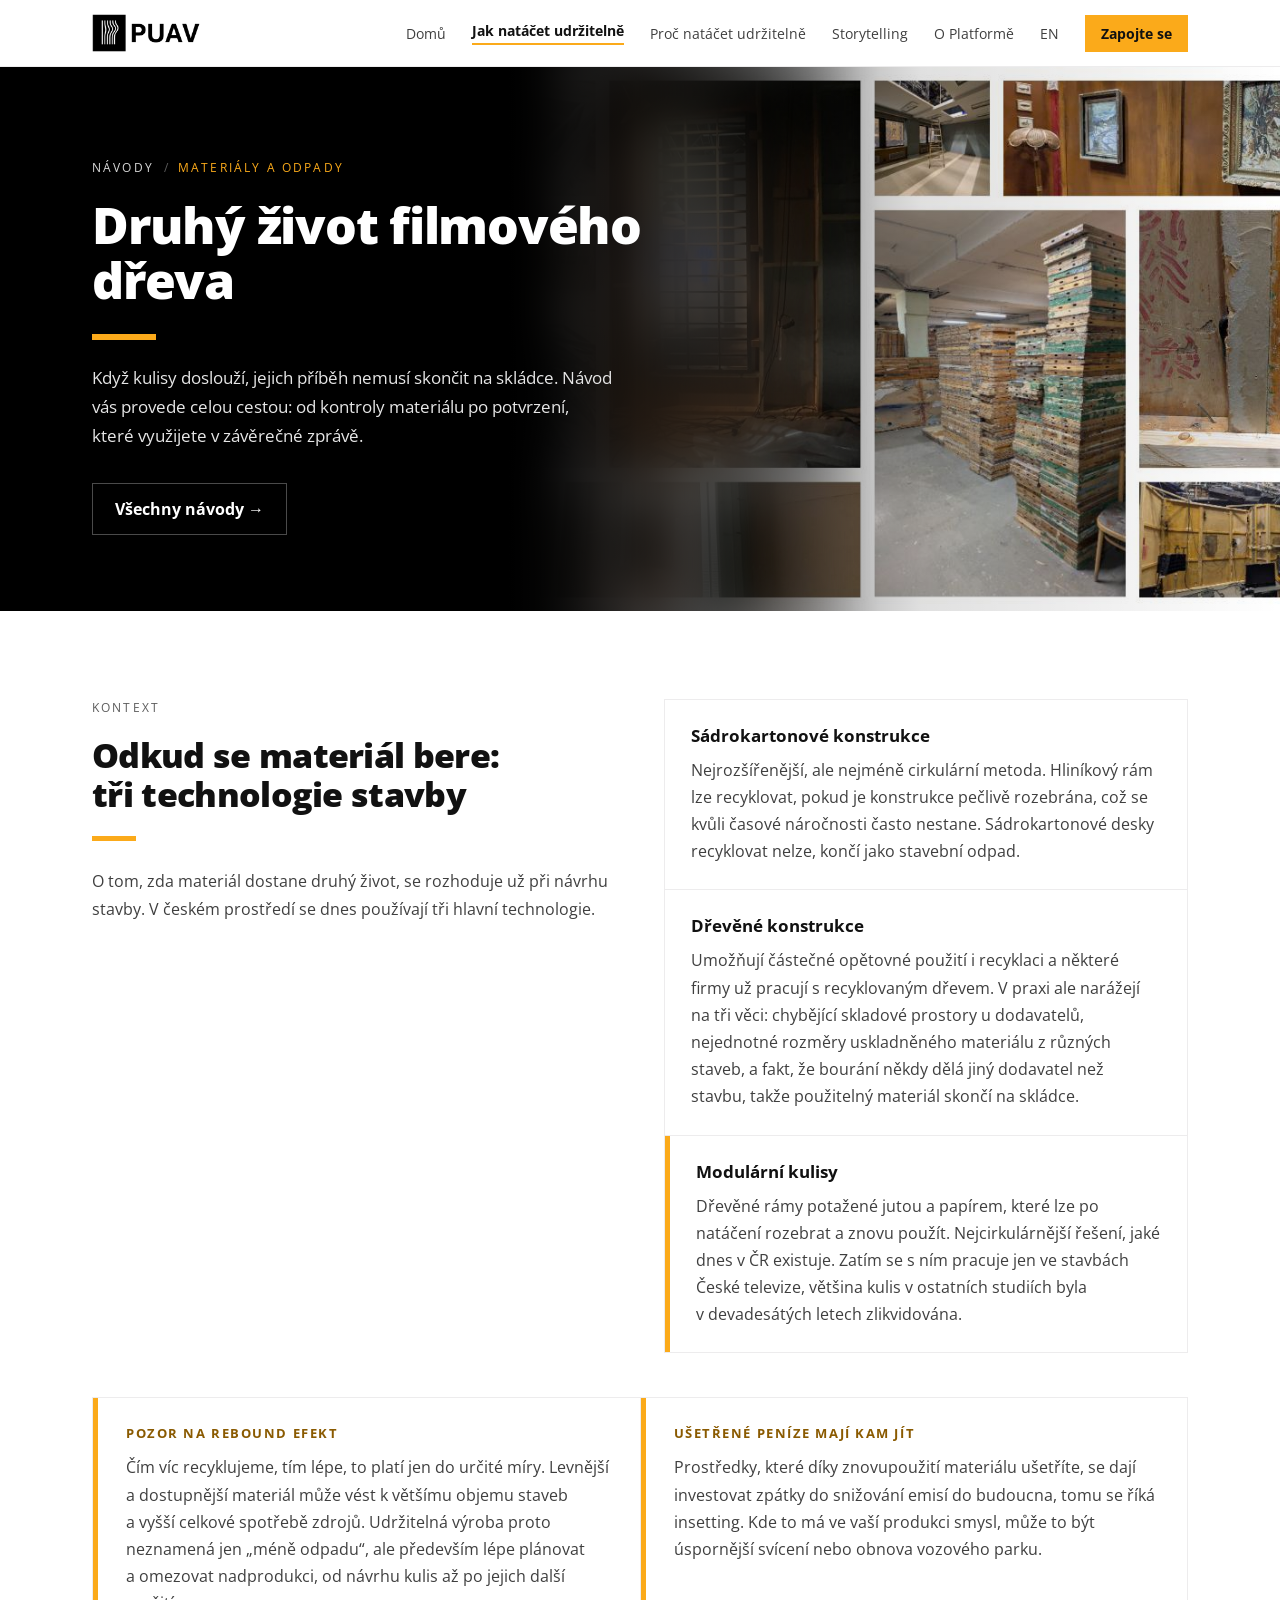
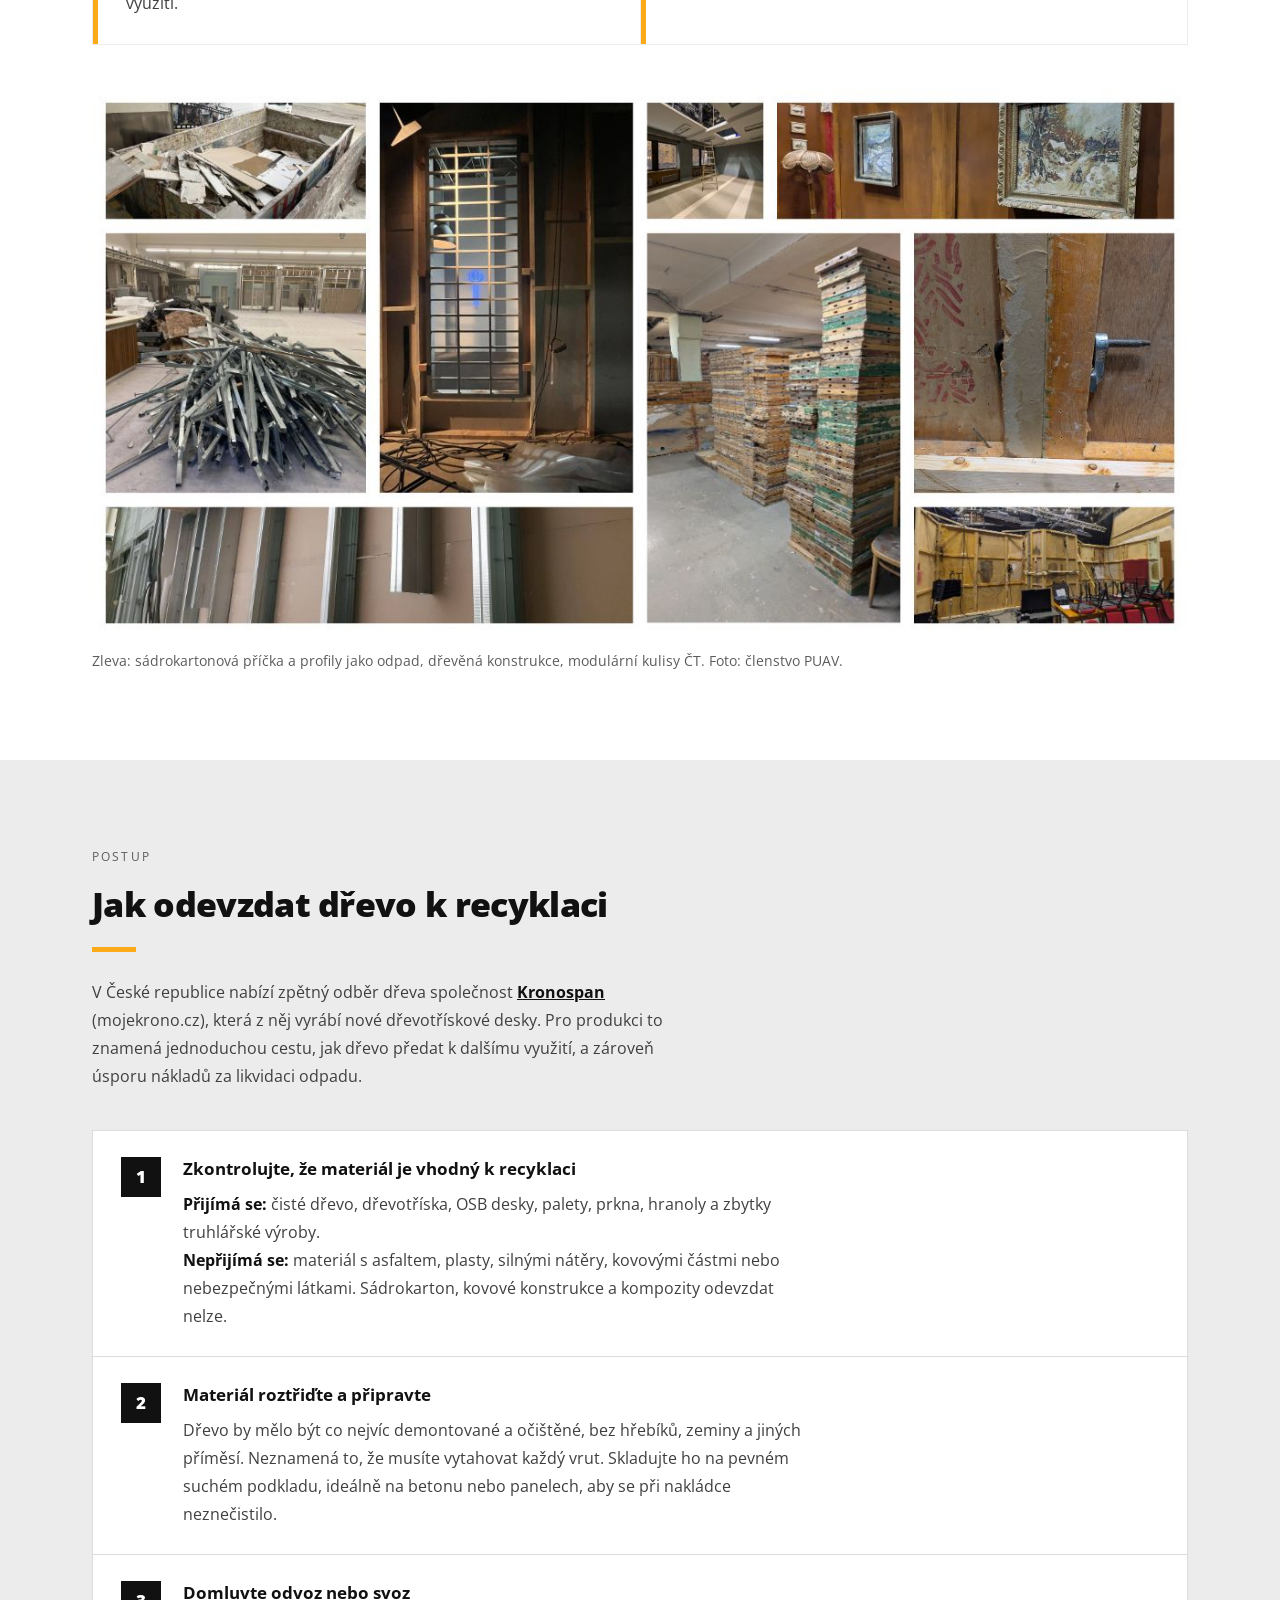
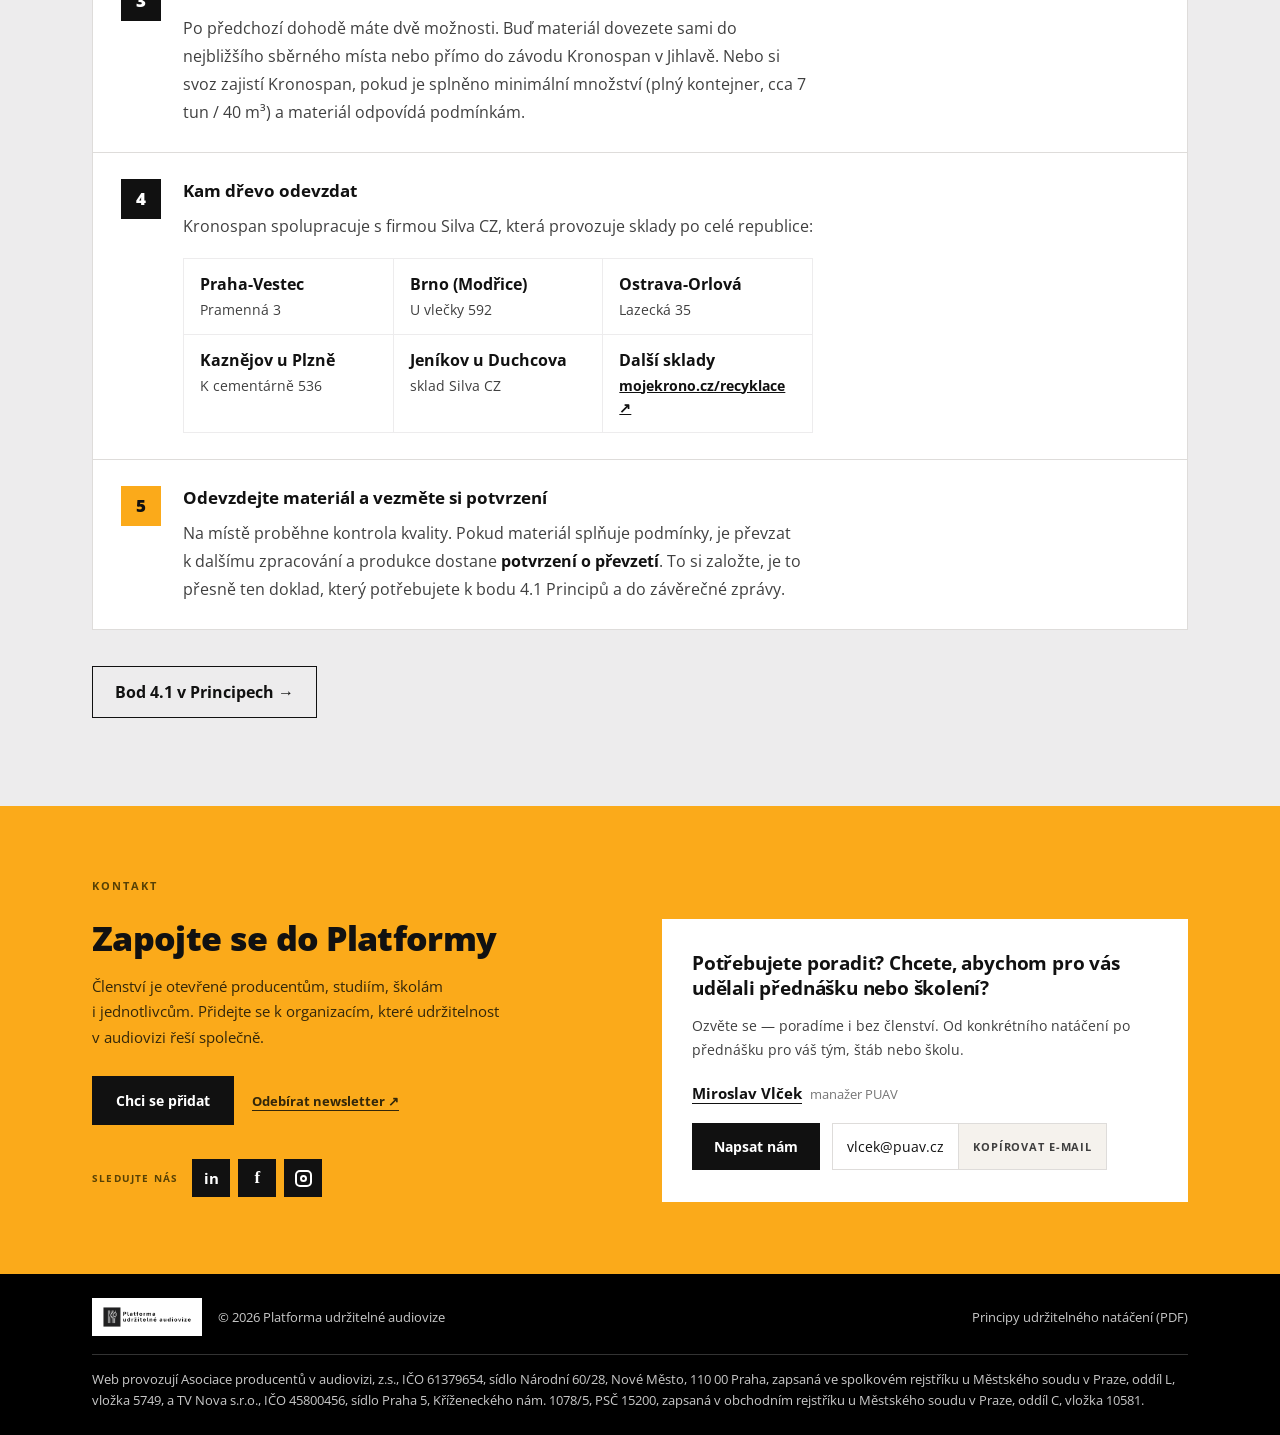
<file: docs/druhy-zivot-filmoveho-dreva/index.html>
<!DOCTYPE html>
<html lang="cs">
<head>
<meta charset="utf-8">
<script>document.documentElement.classList.add('js')</script>
<meta name="viewport" content="width=device-width, initial-scale=1">
<title>Druhý život filmového dřeva - návod na recyklaci kulis | PUAV</title>
<meta name="description" content="Když kulisy doslouží, jejich příběh nemusí skončit na skládce. Návod od kontroly materiálu po potvrzení využitelné v závěrečné zprávě.">
<link rel="canonical" href="https://www.puav.cz/druhy-zivot-filmoveho-dreva/">
<meta property="og:type" content="website">
<meta property="og:site_name" content="PUAV – Platforma udržitelné audiovize">
<meta property="og:locale" content="cs_CZ">
<meta property="og:title" content="Druhý život filmového dřeva - návod na recyklaci kulis | PUAV">
<meta property="og:description" content="Když kulisy doslouží, jejich příběh nemusí skončit na skládce. Návod od kontroly materiálu po potvrzení využitelné v závěrečné zprávě.">
<meta property="og:url" content="https://www.puav.cz/druhy-zivot-filmoveho-dreva/">
<meta property="og:image" content="https://www.puav.cz/assets/img/og-image.jpg">
<meta property="og:image:width" content="1200">
<meta property="og:image:height" content="630">
<meta name="twitter:card" content="summary_large_image">
<link rel="icon" type="image/png" sizes="32x32" href="../assets/img/favicon-32.png">
<link rel="apple-touch-icon" sizes="180x180" href="../assets/img/apple-touch-icon.png">
<link rel="preload" href="../assets/fonts/open-sans-normal-latin-ext.woff2" as="font" type="font/woff2" crossorigin>
<link rel="preload" href="../assets/fonts/open-sans-normal-latin.woff2" as="font" type="font/woff2" crossorigin>
<link rel="stylesheet" href="../assets/css/puav.css?v=11f84668">
<script src="../assets/js/puav.js?v=c92ec332" defer></script>
</head>
<body>
<a href="#main-content" class="skip-link">Přeskočit na hlavní obsah</a>
<div class="page">
<header class="site-header" style="position: sticky; top: 0px; z-index: 50; background: rgb(255, 255, 255); border-bottom: 1px solid rgb(237, 236, 237);">
  <div style="max-width: 1160px; margin: 0px auto; padding: 14px 32px; display: flex; align-items: center; justify-content: space-between; gap: 28px; flex-wrap: wrap;">
    <a href="../" style="display: flex; align-items: center; text-decoration: none; padding-right: 10px;">
      <img width="360" height="127" src="../assets/img/puav-logo.png" alt="PUAV: Platforma udržitelné audiovize" style="height: 38px; width: auto; display: block;">
    </a>
    <button type="button" class="menu-toggle" aria-expanded="false" aria-controls="hlavni-navigace"><span class="menu-toggle-icon" aria-hidden="true"></span><span class="menu-toggle-label">Menu</span></button>
    <nav id="hlavni-navigace" aria-label="Hlavní navigace" style="display: flex; align-items: center; gap: 26px; flex-wrap: wrap;">
      <a href="../" style="font-size: 14px; text-decoration: none; color: rgb(63, 63, 63);">Domů</a>
      <a href="../jak-natacet-udrzitelne/" style="font-size: 14px; font-weight: 700; text-decoration: none; color: rgb(17, 17, 17); border-bottom: 2px solid rgb(251, 170, 26); padding-bottom: 3px;">Jak natáčet udržitelně</a>
      <a href="../proc-natacet-udrzitelne/" style="font-size: 14px; text-decoration: none; color: rgb(63, 63, 63);">Proč natáčet udržitelně</a>
      <a href="../storytelling/" style="font-size: 14px; text-decoration: none; color: rgb(63, 63, 63);">Storytelling</a>
      <a href="../o-platforme/" style="font-size: 14px; text-decoration: none; color: rgb(63, 63, 63);">O&nbsp;Platformě</a>
      <a href="../en/" lang="en" hreflang="en" aria-label="English version" style="font-size: 14px; text-decoration: none; color: rgb(63, 63, 63);">EN</a>
      <a href="#kontakt" style="font-size: 14px; font-weight: 700; text-decoration: none; color: rgb(17, 17, 17); background: rgb(251, 170, 26); padding: 9px 16px;">Zapojte se</a>
    </nav>
  </div></header>
<main id="main-content">
<section style="background: rgb(0, 0, 0); color: rgb(255, 255, 255); position: relative; overflow: hidden;">
  <div style="position: absolute; inset: 0px; overflow: hidden;">
    <img width="1200" height="600" src="../assets/img/foto-filmove-drevo.jpg" alt="" aria-hidden="true" style="position: absolute; top: 0px; right: 0px; bottom: 0px; width: 58%; height: 100%; object-fit: cover; object-position: 62% 50%; mask-image: linear-gradient(to right, transparent 0%, rgba(0, 0, 0, 0.5) 22%, rgb(0, 0, 0) 46%);">
    <img width="1200" height="600" src="../assets/img/foto-filmove-drevo.jpg" alt="" aria-hidden="true" style="position: absolute; top: 0px; right: 0px; bottom: 0px; width: 58%; height: 100%; object-fit: cover; object-position: 62% 50%; filter: blur(22px) saturate(0.9); transform: scale(1.08); mask-image: linear-gradient(to right, transparent 0%, rgb(0, 0, 0) 16%, transparent 44%);">
    <div style="position: absolute; inset: 0px; background: linear-gradient(to right, rgb(0, 0, 0) 0%, rgb(0, 0, 0) 34%, rgba(0, 0, 0, 0.72) 48%, rgba(0, 0, 0, 0.12) 72%, rgba(0, 0, 0, 0) 100%);"></div>
  </div>
  <div style="max-width: 1160px; margin: 0px auto; padding: 92px 32px 76px; position: relative; min-height: 420px; display: flex; flex-direction: column; justify-content: center;">
    <div style="display: flex; align-items: center; gap: 10px; flex-wrap: wrap; margin-bottom: 22px;">
      <a href="../jak-natacet-udrzitelne/#navody" style="font-size: 12px; letter-spacing: 0.18em; text-transform: uppercase; color: rgb(217, 217, 217); text-decoration: none;">Návody</a>
      <span style="font-size: 12px; color: rgb(92, 92, 92);">/</span>
      <span style="font-size: 12px; letter-spacing: 0.18em; text-transform: uppercase; color: rgb(251, 170, 26);">Materiály a&nbsp;odpady</span>
    </div>
    <h1 style="font-size: clamp(32px, 4vw, 50px); font-weight: 800; line-height: 1.1; letter-spacing: -0.025em; max-width: 24ch; text-wrap: pretty;">Druhý život filmového dřeva</h1>
    <div style="width: 64px; height: 6px; background: rgb(251, 170, 26); margin: 26px 0px 24px;"></div>
    <p style="font-size: 17px; line-height: 1.7; color: rgb(230, 230, 230); max-width: 52ch;">Když kulisy doslouží, jejich příběh nemusí skončit na skládce. Návod vás provede celou cestou: od kontroly materiálu po potvrzení, které využijete v&nbsp;závěrečné zprávě.</p>
    <div style="display: flex; gap: 12px; flex-wrap: wrap; margin-top: 32px;">
      <a href="../jak-natacet-udrzitelne/#navody" style="font-size: 16px; font-weight: 700; text-decoration: none; color: rgb(255, 255, 255); border: 1px solid rgb(74, 74, 74); padding: 14px 22px;">Všechny návody →</a>
    </div>
  </div></section>
<section style="max-width: 1160px; margin: 0px auto; padding: 88px 32px;">
  <div style="display: grid; grid-template-columns: repeat(auto-fit, minmax(320px, 1fr)); gap: 48px; align-items: start;" class="r5">
    <div>
      <span style="display: block; font-size: 12px; letter-spacing: 0.18em; text-transform: uppercase; color: rgb(92, 92, 92); margin-bottom: 20px;">Kontext</span>
      <h2 style="font-size: clamp(26px, 2.8vw, 34px); font-weight: 800; letter-spacing: -0.02em; line-height: 1.15; max-width: 22ch; text-wrap: pretty;">Odkud se materiál bere: tři technologie stavby</h2>
      <div style="width: 44px; height: 5px; background: rgb(251, 170, 26); margin: 22px 0px 26px;"></div>
      <p style="font-size: 16px; line-height: 1.75; color: rgb(63, 63, 63);">O&nbsp;tom, zda materiál dostane druhý život, se rozhoduje už při návrhu stavby. V&nbsp;českém prostředí se dnes používají tři hlavní technologie.</p>
    </div>
    <div style="display: grid; gap: 1px; background: rgb(237, 236, 237); border: 1px solid rgb(237, 236, 237);">
      <div style="background: rgb(255, 255, 255); padding: 24px 26px;">
        <h3 style="font-size: 17px; font-weight: 700; margin-bottom: 10px;">Sádrokartonové konstrukce</h3>
        <p style="font-size: 16px; line-height: 1.7; color: rgb(63, 63, 63);">Nejrozšířenější, ale nejméně cirkulární metoda. Hliníkový rám lze recyklovat, pokud je konstrukce pečlivě rozebrána, což se kvůli časové náročnosti často nestane. Sádrokartonové desky recyklovat nelze, končí jako stavební odpad.</p>
      </div>
      <div style="background: rgb(255, 255, 255); padding: 24px 26px;">
        <h3 style="font-size: 17px; font-weight: 700; margin-bottom: 10px;">Dřevěné konstrukce</h3>
        <p style="font-size: 16px; line-height: 1.7; color: rgb(63, 63, 63);">Umožňují částečné opětovné použití i&nbsp;recyklaci a&nbsp;některé firmy už pracují s&nbsp;recyklovaným dřevem. V&nbsp;praxi ale narážejí na tři věci: chybějící skladové prostory u&nbsp;dodavatelů, nejednotné rozměry uskladněného materiálu z&nbsp;různých staveb, a&nbsp;fakt, že bourání někdy dělá jiný dodavatel než stavbu, takže použitelný materiál skončí na skládce.</p>
      </div>
      <div style="background: rgb(255, 255, 255); padding: 24px 26px; border-left: 5px solid rgb(251, 170, 26);">
        <h3 style="font-size: 17px; font-weight: 700; margin-bottom: 10px;">Modulární kulisy</h3>
        <p style="font-size: 16px; line-height: 1.7; color: rgb(63, 63, 63);">Dřevěné rámy potažené jutou a&nbsp;papírem, které lze po natáčení rozebrat a&nbsp;znovu použít. Nejcirkulárnější řešení, jaké dnes v&nbsp;ČR existuje. Zatím se s&nbsp;ním pracuje jen ve stavbách České televize, většina kulis v&nbsp;ostatních studiích byla v&nbsp;devadesátých letech zlikvidována.</p>
      </div>
    </div>
  </div>

  <div style="display: grid; grid-template-columns: repeat(auto-fit, minmax(280px, 1fr)); gap: 1px; background: rgb(237, 236, 237); border: 1px solid rgb(237, 236, 237); margin-top: 44px;" class="r5">
    <div style="background: rgb(255, 255, 255); padding: 26px 28px; border-left: 5px solid rgb(251, 170, 26);">
      <h3 style="font-size: 13px; font-weight: 700; letter-spacing: 0.12em; text-transform: uppercase; color: rgb(138, 90, 0); margin-bottom: 12px;">Pozor na rebound efekt</h3>
      <p style="font-size: 16px; line-height: 1.7; color: rgb(63, 63, 63);">Čím víc recyklujeme, tím lépe, to platí jen do určité míry. Levnější a&nbsp;dostupnější materiál může vést k&nbsp;většímu objemu staveb a&nbsp;vyšší celkové spotřebě zdrojů. Udržitelná výroba proto neznamená jen „méně odpadu“, ale především lépe plánovat a&nbsp;omezovat nadprodukci, od návrhu kulis až po jejich další využití.</p>
    </div>
    <div style="background: rgb(255, 255, 255); padding: 26px 28px; border-left: 5px solid rgb(251, 170, 26);">
      <h3 style="font-size: 13px; font-weight: 700; letter-spacing: 0.12em; text-transform: uppercase; color: rgb(138, 90, 0); margin-bottom: 12px;">Ušetřené peníze mají kam jít</h3>
      <p style="font-size: 16px; line-height: 1.7; color: rgb(63, 63, 63);">Prostředky, které díky znovupoužití materiálu ušetříte, se dají investovat zpátky do snižování emisí do budoucna, tomu se říká insetting. Kde to má ve vaší produkci smysl, může to být úspornější svícení nebo obnova vozového parku.</p>
    </div>
  </div>

  <figure style="margin-top: 44px;">
    <img width="1200" height="600" src="../assets/img/foto-filmove-drevo.jpg" alt="Fotografie tří typů staveb: sádrokartonová příčka a profily jako odpad, dřevěná konstrukce, modulární kulisy ČT" style="width: 100%; height: auto; display: block;">
    <figcaption style="font-size: 14px; line-height: 1.7; color: rgb(92, 92, 92); margin-top: 12px;">Zleva: sádrokartonová příčka a&nbsp;profily jako odpad, dřevěná konstrukce, modulární kulisy ČT. Foto: členstvo PUAV.</figcaption>
  </figure></section>
<section style="background: rgb(237, 236, 237);">
  <div style="max-width: 1160px; margin: 0px auto; padding: 88px 32px;">
    <span style="display: block; font-size: 12px; letter-spacing: 0.18em; text-transform: uppercase; color: rgb(92, 92, 92); margin-bottom: 20px;">Postup</span>
    <h2 style="font-size: clamp(26px, 2.8vw, 34px); font-weight: 800; letter-spacing: -0.02em; line-height: 1.15;">Jak odevzdat dřevo k&nbsp;recyklaci</h2>
    <div style="width: 44px; height: 5px; background: rgb(251, 170, 26); margin: 22px 0px 26px;"></div>
    <p style="font-size: 16px; line-height: 1.75; color: rgb(63, 63, 63); max-width: 68ch;">V&nbsp;České republice nabízí zpětný odběr dřeva společnost <a href="https://www.mojekrono.cz/fakt/fakt-2/" target="_blank" rel="noopener" style="font-weight: 700;">Kronospan</a> (mojekrono.cz), která z&nbsp;něj vyrábí nové dřevotřískové desky. Pro produkci to znamená jednoduchou cestu, jak dřevo předat k&nbsp;dalšímu využití, a&nbsp;zároveň úsporu nákladů za likvidaci odpadu.</p>

    <ol style="display: grid; gap: 1px; background: rgb(222, 220, 218); border: 1px solid rgb(222, 220, 218); margin-top: 40px;">
      <li style="background: rgb(255, 255, 255); padding: 26px 28px; display: flex; gap: 22px; align-items: flex-start;">
        <span style="font-size: 17px; font-weight: 800; color: rgb(255, 255, 255); background: rgb(17, 17, 17); width: 40px; height: 40px; display: flex; align-items: center; justify-content: center; flex: 0 0 auto;">1</span>
        <div>
          <h3 style="font-size: 17px; font-weight: 700; margin-bottom: 10px;">Zkontrolujte, že materiál je vhodný k&nbsp;recyklaci</h3>
          <p style="font-size: 16px; line-height: 1.75; color: rgb(63, 63, 63); max-width: 70ch;"><strong style="font-weight: 700; color: rgb(17, 17, 17);">Přijímá se:</strong> čisté dřevo, dřevotříska, OSB desky, palety, prkna, hranoly a&nbsp;zbytky truhlářské výroby.<br><strong style="font-weight: 700; color: rgb(17, 17, 17);">Nepřijímá se:</strong> materiál s&nbsp;asfaltem, plasty, silnými nátěry, kovovými částmi nebo nebezpečnými látkami. Sádrokarton, kovové konstrukce a&nbsp;kompozity odevzdat nelze.</p>
        </div>
      </li>
      <li style="background: rgb(255, 255, 255); padding: 26px 28px; display: flex; gap: 22px; align-items: flex-start;">
        <span style="font-size: 17px; font-weight: 800; color: rgb(255, 255, 255); background: rgb(17, 17, 17); width: 40px; height: 40px; display: flex; align-items: center; justify-content: center; flex: 0 0 auto;">2</span>
        <div>
          <h3 style="font-size: 17px; font-weight: 700; margin-bottom: 10px;">Materiál roztřiďte a&nbsp;připravte</h3>
          <p style="font-size: 16px; line-height: 1.75; color: rgb(63, 63, 63); max-width: 70ch;">Dřevo by mělo být co nejvíc demontované a&nbsp;očištěné, bez hřebíků, zeminy a&nbsp;jiných příměsí. Neznamená to, že musíte vytahovat každý vrut. Skladujte ho na pevném suchém podkladu, ideálně na betonu nebo panelech, aby se při nakládce neznečistilo.</p>
        </div>
      </li>
      <li style="background: rgb(255, 255, 255); padding: 26px 28px; display: flex; gap: 22px; align-items: flex-start;">
        <span style="font-size: 17px; font-weight: 800; color: rgb(255, 255, 255); background: rgb(17, 17, 17); width: 40px; height: 40px; display: flex; align-items: center; justify-content: center; flex: 0 0 auto;">3</span>
        <div>
          <h3 style="font-size: 17px; font-weight: 700; margin-bottom: 10px;">Domluvte odvoz nebo svoz</h3>
          <p style="font-size: 16px; line-height: 1.75; color: rgb(63, 63, 63); max-width: 70ch;">Po předchozí dohodě máte dvě možnosti. Buď materiál dovezete sami do nejbližšího sběrného místa nebo přímo do závodu Kronospan v&nbsp;Jihlavě. Nebo si svoz zajistí Kronospan, pokud je splněno minimální množství (plný kontejner, cca 7 tun / 40 m³) a&nbsp;materiál odpovídá podmínkám.</p>
        </div>
      </li>
      <li style="background: rgb(255, 255, 255); padding: 26px 28px; display: flex; gap: 22px; align-items: flex-start;">
        <span style="font-size: 17px; font-weight: 800; color: rgb(255, 255, 255); background: rgb(17, 17, 17); width: 40px; height: 40px; display: flex; align-items: center; justify-content: center; flex: 0 0 auto;">4</span>
        <div>
          <h3 style="font-size: 17px; font-weight: 700; margin-bottom: 10px;">Kam dřevo odevzdat</h3>
          <p style="font-size: 16px; line-height: 1.75; color: rgb(63, 63, 63); margin-bottom: 18px;">Kronospan spolupracuje s&nbsp;firmou Silva CZ, která provozuje sklady po celé republice:</p>
          <div style="display: grid; grid-template-columns: repeat(auto-fit, minmax(190px, 1fr)); gap: 1px; background: rgb(237, 236, 237); border: 1px solid rgb(237, 236, 237);" class="r5">
            <div style="background: rgb(255, 255, 255); padding: 14px 16px;"><strong style="font-size: 16px; font-weight: 700; display: block; margin-bottom: 3px;">Praha-Vestec</strong><span style="font-size: 14px; color: rgb(63, 63, 63);">Pramenná 3</span></div>
            <div style="background: rgb(255, 255, 255); padding: 14px 16px;"><strong style="font-size: 16px; font-weight: 700; display: block; margin-bottom: 3px;">Brno (Modřice)</strong><span style="font-size: 14px; color: rgb(63, 63, 63);">U&nbsp;vlečky 592</span></div>
            <div style="background: rgb(255, 255, 255); padding: 14px 16px;"><strong style="font-size: 16px; font-weight: 700; display: block; margin-bottom: 3px;">Ostrava-Orlová</strong><span style="font-size: 14px; color: rgb(63, 63, 63);">Lazecká 35</span></div>
            <div style="background: rgb(255, 255, 255); padding: 14px 16px;"><strong style="font-size: 16px; font-weight: 700; display: block; margin-bottom: 3px;">Kaznějov u&nbsp;Plzně</strong><span style="font-size: 14px; color: rgb(63, 63, 63);">K&nbsp;cementárně 536</span></div>
            <div style="background: rgb(255, 255, 255); padding: 14px 16px;"><strong style="font-size: 16px; font-weight: 700; display: block; margin-bottom: 3px;">Jeníkov u&nbsp;Duchcova</strong><span style="font-size: 14px; color: rgb(63, 63, 63);">sklad Silva CZ</span></div>
            <div style="background: rgb(255, 255, 255); padding: 14px 16px;"><strong style="font-size: 16px; font-weight: 700; display: block; margin-bottom: 3px;">Další sklady</strong><a href="https://www.mojekrono.cz/recyklace" target="_blank" rel="noopener" style="font-size: 14px; font-weight: 700;">mojekrono.cz/recyklace ↗</a></div>
          </div>
        </div>
      </li>
      <li style="background: rgb(255, 255, 255); padding: 26px 28px; display: flex; gap: 22px; align-items: flex-start;">
        <span style="font-size: 17px; font-weight: 800; color: rgb(17, 17, 17); background: rgb(251, 170, 26); width: 40px; height: 40px; display: flex; align-items: center; justify-content: center; flex: 0 0 auto;">5</span>
        <div>
          <h3 style="font-size: 17px; font-weight: 700; margin-bottom: 10px;">Odevzdejte materiál a&nbsp;vezměte si potvrzení</h3>
          <p style="font-size: 16px; line-height: 1.75; color: rgb(63, 63, 63); max-width: 70ch;">Na místě proběhne kontrola kvality. Pokud materiál splňuje podmínky, je převzat k&nbsp;dalšímu zpracování a&nbsp;produkce dostane <strong style="font-weight: 700; color: rgb(17, 17, 17);">potvrzení o&nbsp;převzetí</strong>. To si založte, je to přesně ten doklad, který potřebujete k&nbsp;bodu 4.1 Principů a&nbsp;do závěrečné zprávy.</p>
        </div>
      </li>
    </ol>

    <div style="display: flex; align-items: center; gap: 18px; flex-wrap: wrap; margin-top: 36px;">
      <a href="../jak-natacet-udrzitelne/#principy" style="font-size: 16px; font-weight: 700; text-decoration: none; color: rgb(17, 17, 17); border: 1px solid rgb(17, 17, 17); padding: 14px 22px;">Bod 4.1 v&nbsp;Principech →</a>
    </div>
  </div></section>
<section id="kontakt" style="background: rgb(251, 170, 26); color: rgb(17, 17, 17);">
  <div style="max-width: 1160px; margin: 0px auto; padding: 72px 32px;">
    <span style="display: block; font-size: 11px; font-weight: 700; letter-spacing: 0.18em; text-transform: uppercase; color: rgb(87, 65, 5); margin-bottom: 26px;">Kontakt</span>
    <div style="display: grid; grid-template-columns: repeat(auto-fit, minmax(320px, 1fr)); gap: 44px; align-items: start;" class="r5">

      <div>
        <h2 style="font-size: clamp(26px, 2.8vw, 34px); font-weight: 800; letter-spacing: -0.02em; line-height: 1.15; text-wrap: pretty;">Zapojte se do Platformy</h2>
        <p style="font-size: 15px; line-height: 1.7; color: rgb(51, 39, 10); max-width: 46ch; margin-top: 16px;">Členství je otevřené producentům, studiím, školám i&nbsp;jednotlivcům. Přidejte se k&nbsp;organizacím, které udržitelnost v&nbsp;audiovizi řeší společně.</p>
        <div style="display: flex; align-items: center; gap: 18px; flex-wrap: wrap; margin-top: 26px;">
          <button type="button" data-contact="Členství v PUAV" aria-haspopup="dialog" class="hv-bg-dark" style="font-family: inherit; font-size: 14px; font-weight: 700; color: rgb(255, 255, 255); background: rgb(17, 17, 17); border-width: medium; border-style: none; border-color: currentcolor; border-image: none; padding: 15px 24px; cursor: pointer;">Chci se přidat</button>
          <a href="https://puav.substack.com/" target="_blank" rel="noopener" class="hv-text-black" style="font-size: 13px; font-weight: 700; color: rgb(51, 39, 10); text-decoration: underline; text-underline-offset: 4px;">Odebírat newsletter ↗</a>
        </div>
        <div style="display: flex; align-items: center; gap: 14px; flex-wrap: wrap; margin-top: 34px;">
          <span style="font-size: 10px; font-weight: 700; letter-spacing: 0.12em; text-transform: uppercase; color: rgb(87, 65, 5);">Sledujte nás</span>
          <div style="display: flex; gap: 8px;">
            <a href="https://www.linkedin.com/company/puavcz" target="_blank" rel="noopener" aria-label="LinkedIn" title="LinkedIn" class="hv-social" style="width: 38px; height: 38px; background: rgb(17, 17, 17); color: rgb(255, 255, 255); display: flex; align-items: center; justify-content: center; text-decoration: none; font-size: 15px; font-weight: 700; letter-spacing: -0.01em;">in</a>
            <a href="https://www.facebook.com/puav.cz" target="_blank" rel="noopener" aria-label="Facebook" title="Facebook" class="hv-social" style="width: 38px; height: 38px; background: rgb(17, 17, 17); color: rgb(255, 255, 255); display: flex; align-items: center; justify-content: center; text-decoration: none; font-size: 17px; font-weight: 700; font-family: Georgia, &quot;Times New Roman&quot;, serif;">f</a>
            <a href="https://www.instagram.com/puav.cz/" target="_blank" rel="noopener" aria-label="Instagram" title="Instagram" class="hv-social" style="width: 38px; height: 38px; background: rgb(17, 17, 17); color: rgb(255, 255, 255); display: flex; align-items: center; justify-content: center; text-decoration: none;"><span style="width: 17px; height: 17px; border: 2px solid; border-radius: 5px; display: flex; align-items: center; justify-content: center;"><span style="width: 7px; height: 7px; border: 2px solid; border-radius: 50%;"></span></span></a>
          </div>
        </div>
      </div>

      <div style="background: rgb(255, 255, 255); padding: 32px 30px;">
        <h3 style="font-size: 19px; font-weight: 700; line-height: 1.35; letter-spacing: -0.01em; text-wrap: pretty;">Potřebujete poradit? Chcete, abychom pro vás udělali přednášku nebo školení?</h3>
        <p style="font-size: 14px; line-height: 1.7; color: rgb(63, 63, 63); margin-top: 12px;">Ozvěte se — poradíme i&nbsp;bez členství. Od konkrétního natáčení po přednášku pro váš tým, štáb nebo školu.</p>
        <div style="display: flex; align-items: baseline; gap: 8px; flex-wrap: wrap; margin-top: 22px;">
          <a href="../o-platforme/#manazer" style="font-size: 15px; font-weight: 700; color: rgb(17, 17, 17); text-decoration: underline; text-decoration-thickness: 1px; text-underline-offset: 4px;">Miroslav Vlček</a>
          <span style="font-size: 13px; color: rgb(118, 118, 118);">manažer PUAV</span>
        </div>
        <div style="display: flex; align-items: center; gap: 12px; flex-wrap: wrap; margin-top: 20px;">
          <button type="button" data-contact="Konzultace, přednáška nebo školení" aria-haspopup="dialog" class="hv-bg-dark" style="font-family: inherit; font-size: 14px; font-weight: 700; color: rgb(255, 255, 255); background: rgb(17, 17, 17); border-width: medium; border-style: none; border-color: currentcolor; border-image: none; padding: 14px 22px; cursor: pointer;">Napsat nám</button>
          <div style="display: flex; align-items: stretch; border: 1px solid rgb(222, 220, 218);">
            <a href="mailto:vlcek@puav.cz" class="hv-chip" style="font-size: 14px; text-decoration: none; padding: 13px 14px; display: flex; align-items: center;">vlcek@puav.cz</a>
            <button type="button" data-copy-mail title="Zkopírovat e-mail" class="hv-yellow" style="font-family: inherit; font-size: 11px; font-weight: 700; letter-spacing: 0.08em; text-transform: uppercase; color: rgb(63, 63, 63); background: rgb(245, 242, 237); border-width: medium medium medium 1px; border-style: none none none solid; border-color: currentcolor currentcolor currentcolor rgb(222, 220, 218); border-image: none; padding: 0px 14px; cursor: pointer; white-space: nowrap;"><span data-copy-label>Kopírovat e-mail</span></button>
          </div>
        </div>
      </div>

    </div>
  </div></section>
</main>
<footer style="background: rgb(0, 0, 0); color: rgb(255, 255, 255);">
  <div style="max-width: 1160px; margin: 0px auto; padding: 24px 32px; display: flex; align-items: center; justify-content: space-between; gap: 18px; flex-wrap: wrap;">
    <div style="display: flex; align-items: center; gap: 16px; flex-wrap: wrap;">
      <div style="background: rgb(255, 255, 255); padding: 9px 11px;">
        <img loading="lazy" decoding="async" width="300" height="68" src="../assets/img/puav-logo-paticka.png" alt="PUAV: Platforma udržitelné audiovize" style="height: 20px; width: auto; display: block;">
      </div>
      <span style="font-size: 13px; color: rgb(201, 201, 201);">© 2026 Platforma udržitelné audiovize</span>
    </div>
    <a href="../ke-stazeni/principy-udrzitelneho-nataceni-cz.pdf" download="Principy udrzitelneho nataceni CZ.pdf" style="font-size: 13px; color: rgb(201, 201, 201); text-decoration: none;">Principy udržitelného natáčení (PDF)</a>
  
    <p style="flex-basis: 100%; font-size: 13px; line-height: 1.6; color: rgb(201, 201, 201); border-top: 1px solid rgb(51, 51, 51); padding-top: 14px;">Web provozují Asociace producentů v&nbsp;audiovizi, z.s., IČO&nbsp;61379654, sídlo Národní 60/28, Nové Město, 110&nbsp;00 Praha, zapsaná ve spolkovém rejstříku u&nbsp;Městského soudu v&nbsp;Praze, oddíl&nbsp;L, vložka&nbsp;5749, a&nbsp;TV Nova s.r.o., IČO&nbsp;45800456, sídlo Praha&nbsp;5, Kříženeckého nám. 1078/5, PSČ&nbsp;15200, zapsaná v&nbsp;obchodním rejstříku u&nbsp;Městského soudu v&nbsp;Praze, oddíl&nbsp;C, vložka&nbsp;10581.</p>
  </div></footer>
</div>
<dialog id="kontakt-dialog" class="contact-dialog" aria-labelledby="kontakt-dialog-title">
  <div style="padding: 34px 32px;">
    <div data-state="form">
      <div style="display: flex; align-items: flex-start; justify-content: space-between; gap: 16px;">
        <div>
          <span style="display: block; font-size: 10px; font-weight: 700; letter-spacing: 0.14em; text-transform: uppercase; color: #767676; margin-bottom: 8px;">Kontaktní formulář</span>
          <h2 id="kontakt-dialog-title" style="font-size: 22px; font-weight: 800; letter-spacing: -0.01em;">Napište nám</h2>
        </div>
        <button type="button" data-close aria-label="Zavřít" class="hv-text-black" style="font-family: inherit; font-size: 18px; line-height: 1; color: #767676; background: none; border: none; padding: 4px; cursor: pointer;">✕</button>
      </div>
      <form id="kontakt-form" style="display: grid; gap: 16px; margin-top: 24px;">
        <label style="display: grid; gap: 7px;">
          <span style="font-size: 10px; font-weight: 700; letter-spacing: 0.12em; text-transform: uppercase; color: #767676;">Téma</span>
          <select name="topic" style="font-family: inherit; font-size: 14px; padding: 11px 12px; border: 1px solid #dedcda; background: #ffffff; color: #111111; width: 100%;">
            <option value="Členství v PUAV">Členství v PUAV</option>
            <option value="Konzultace, přednáška nebo školení">Konzultace, přednáška nebo školení</option>
            <option value="Poradit s konkrétním natáčením">Poradit s konkrétním natáčením</option>
            <option value="Něco jiného">Něco jiného</option>
          </select>
        </label>
        <div style="display: grid; grid-template-columns: repeat(auto-fit, minmax(200px, 1fr)); gap: 16px;">
          <label style="display: grid; gap: 7px;">
            <span style="font-size: 10px; font-weight: 700; letter-spacing: 0.12em; text-transform: uppercase; color: #767676;">Jméno a příjmení</span>
            <input type="text" name="name" required autocomplete="name" placeholder="Jana Nováková" class="fx-field" style="font-family: inherit; font-size: 14px; padding: 11px 12px; border: 1px solid #dedcda; background: #ffffff; color: #111111; width: 100%;">
          </label>
          <label style="display: grid; gap: 7px;">
            <span style="font-size: 10px; font-weight: 700; letter-spacing: 0.12em; text-transform: uppercase; color: #767676;">E-mail</span>
            <input type="email" name="email" required autocomplete="email" placeholder="jana@studio.cz" class="fx-field" style="font-family: inherit; font-size: 14px; padding: 11px 12px; border: 1px solid #dedcda; background: #ffffff; color: #111111; width: 100%;">
          </label>
        </div>
        <label style="display: grid; gap: 7px;">
          <span style="font-size: 10px; font-weight: 700; letter-spacing: 0.12em; text-transform: uppercase; color: #767676;">Organizace nebo projekt</span>
          <input type="text" name="org" autocomplete="organization" placeholder="Nepovinné" class="fx-field" style="font-family: inherit; font-size: 14px; padding: 11px 12px; border: 1px solid #dedcda; background: #ffffff; color: #111111; width: 100%;">
        </label>
        <label style="display: grid; gap: 7px;">
          <span style="font-size: 10px; font-weight: 700; letter-spacing: 0.12em; text-transform: uppercase; color: #767676;">Zpráva</span>
          <textarea name="msg" rows="4" placeholder="Co potřebujete? Kdy a kde?" class="fx-field" style="font-family: inherit; font-size: 14px; line-height: 1.6; padding: 11px 12px; border: 1px solid #dedcda; background: #ffffff; color: #111111; width: 100%; resize: vertical;"></textarea>
        </label>
        <div style="display: flex; align-items: center; gap: 16px; flex-wrap: wrap; margin-top: 4px;">
          <button type="submit" class="hv-invert" style="font-family: inherit; font-size: 14px; font-weight: 700; color: #111111; background: #fbaa1a; border: none; padding: 15px 26px; cursor: pointer;">Odeslat</button>
          <span style="font-size: 12px; line-height: 1.6; color: #767676;">Formulář odejde jako e-mail na vlcek@puav.cz.</span>
        </div>
      </form>
    </div>
    <div data-state="sent" hidden>
      <span style="display: block; font-size: 10px; font-weight: 700; letter-spacing: 0.14em; text-transform: uppercase; color: #767676; margin-bottom: 8px;">Kontaktní formulář</span>
      <h2 style="font-size: 22px; font-weight: 800; letter-spacing: -0.01em;">Děkujeme</h2>
      <div style="width: 44px; height: 5px; background: #fbaa1a; margin: 18px 0 18px;"></div>
      <p data-sent-text style="font-size: 14px; line-height: 1.7; color: #3f3f3f;"></p>
      <div style="display: flex; align-items: center; gap: 12px; flex-wrap: wrap; margin-top: 24px;">
        <button type="button" data-close class="hv-bg-dark" style="font-family: inherit; font-size: 14px; font-weight: 700; color: #ffffff; background: #111111; border: none; padding: 14px 22px; cursor: pointer;">Zavřít</button>
        <button type="button" data-copy-mail class="hv-bg-yellow" style="font-family: inherit; font-size: 14px; font-weight: 700; color: #111111; background: none; border: 1px solid #111111; padding: 14px 22px; cursor: pointer;"><span data-copy-label>Kopírovat e-mail</span></button>
      </div>
    </div>
  </div>
</dialog>

</body>
</html>
</file>
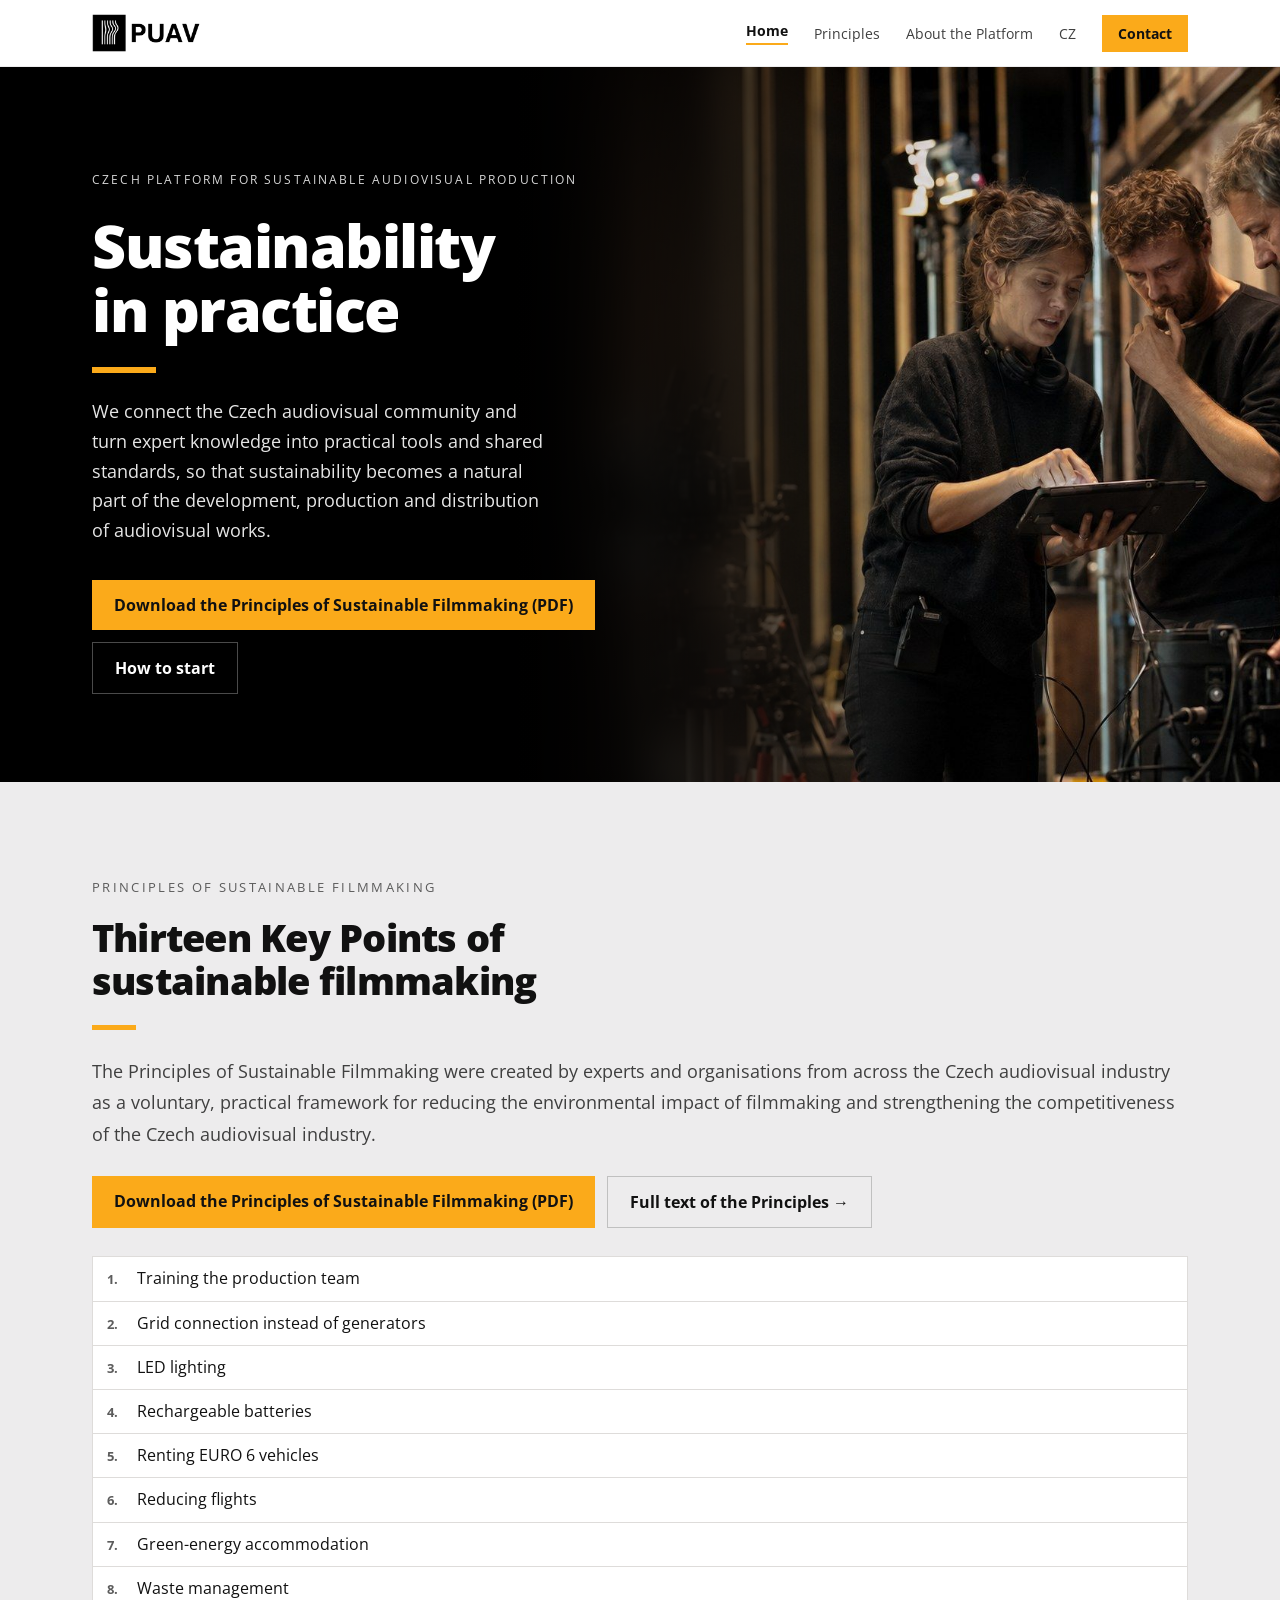
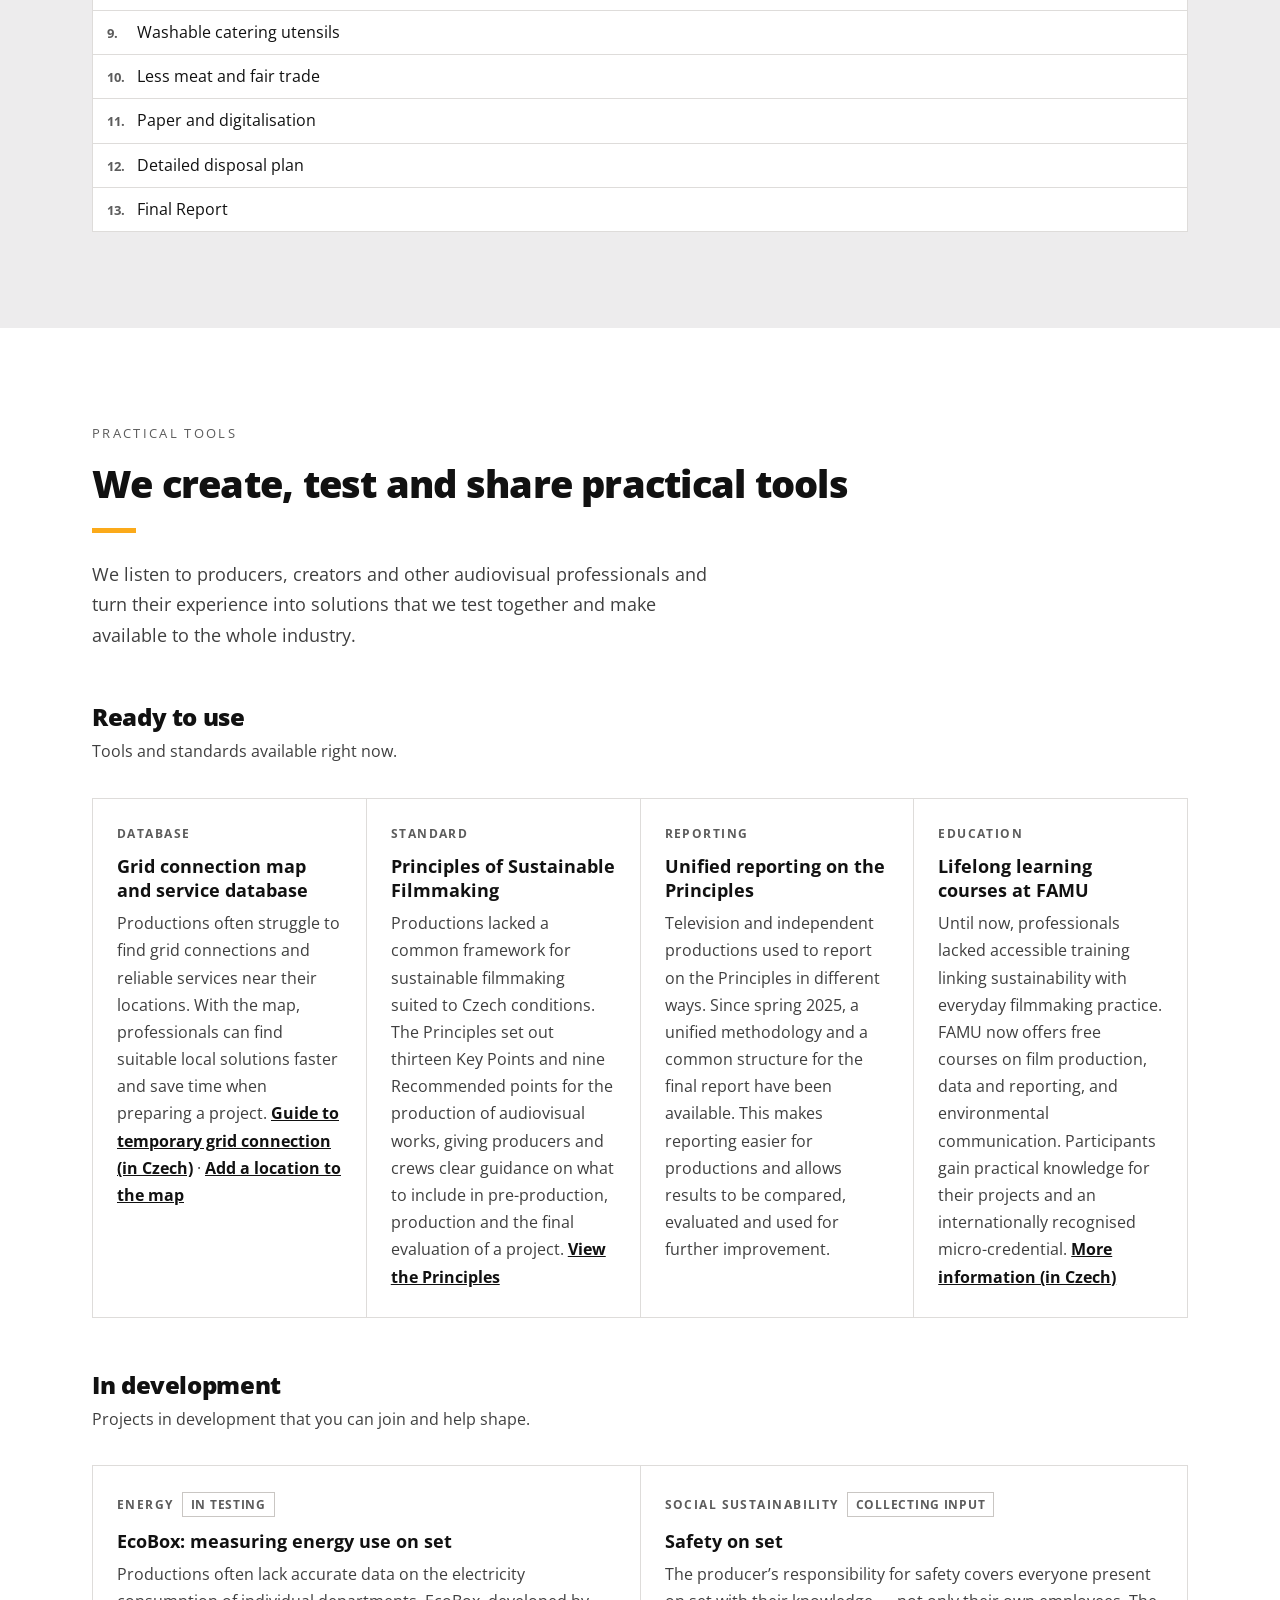
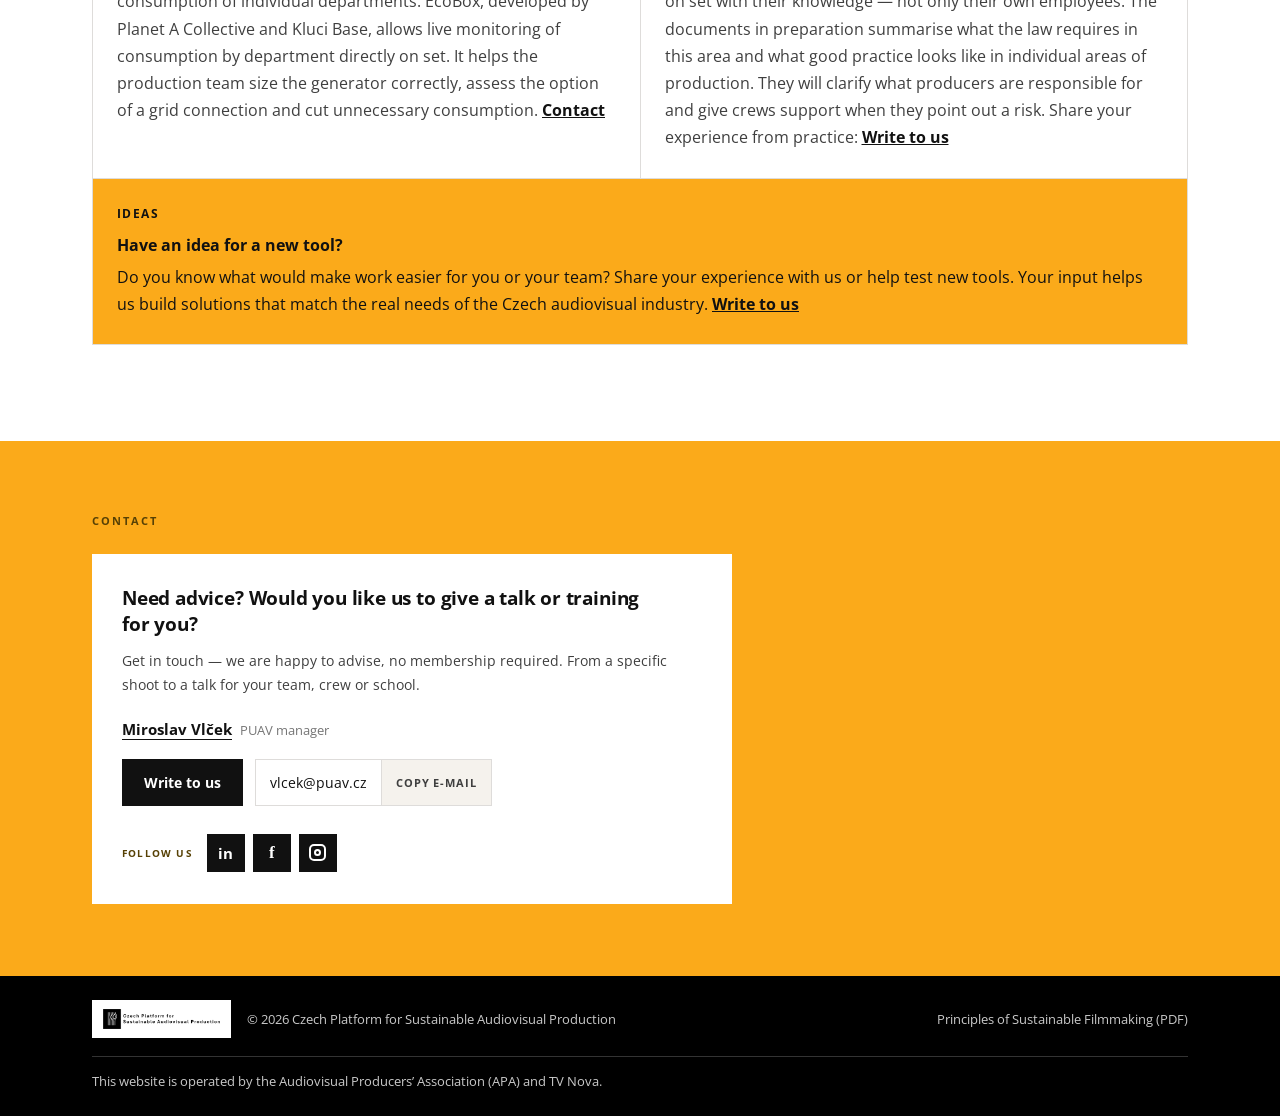
<file: docs/en/index.html>
<!DOCTYPE html>
<html lang="en">
<head>
<meta charset="utf-8">
<script>document.documentElement.classList.add('js')</script>
<meta name="viewport" content="width=device-width, initial-scale=1">
<title>PUAV – Czech Platform for Sustainable Audiovisual Production</title>
<meta name="description" content="PUAV, the Czech Platform for Sustainable Audiovisual Production: the Principles of Sustainable Filmmaking, practical tools and know-how for the Czech audiovisual industry.">
<link rel="canonical" href="https://www.puav.cz/en/">
<link rel="alternate" hreflang="cs" href="https://www.puav.cz/">
<link rel="alternate" hreflang="en" href="https://www.puav.cz/en/">
<meta property="og:type" content="website">
<meta property="og:site_name" content="PUAV – Czech Platform for Sustainable Audiovisual Production">
<meta property="og:locale" content="en_GB">
<meta property="og:title" content="PUAV – Czech Platform for Sustainable Audiovisual Production">
<meta property="og:description" content="PUAV, the Czech Platform for Sustainable Audiovisual Production: the Principles of Sustainable Filmmaking, practical tools and know-how for the Czech audiovisual industry.">
<meta property="og:url" content="https://www.puav.cz/en/">
<meta property="og:image" content="https://www.puav.cz/assets/img/og-image.jpg">
<meta property="og:image:width" content="1200">
<meta property="og:image:height" content="630">
<meta name="twitter:card" content="summary_large_image">
<link rel="icon" type="image/png" sizes="32x32" href="../assets/img/favicon-32.png">
<link rel="apple-touch-icon" sizes="180x180" href="../assets/img/apple-touch-icon.png">
<link rel="preload" href="../assets/fonts/open-sans-normal-latin-ext.woff2" as="font" type="font/woff2" crossorigin>
<link rel="preload" href="../assets/fonts/open-sans-normal-latin.woff2" as="font" type="font/woff2" crossorigin>
<link rel="stylesheet" href="../assets/css/puav.css?v=11f84668">
<script src="../assets/js/puav.js?v=c92ec332" defer></script>
</head>
<body>
<a href="#main-content" class="skip-link">Skip to main content</a>
<div class="page">
<header class="site-header" style="position: sticky; top: 0px; z-index: 50; background: rgb(255, 255, 255); border-bottom: 1px solid rgb(237, 236, 237);">
  <div style="max-width: 1160px; margin: 0px auto; padding: 14px 32px; display: flex; align-items: center; justify-content: space-between; gap: 28px; flex-wrap: wrap;">
    <a href="./" style="display: flex; align-items: center; text-decoration: none; padding-right: 10px;">
      <img width="360" height="127" src="../assets/img/puav-logo.png" alt="PUAV: Czech Platform for Sustainable Audiovisual Production" style="height: 38px; width: auto; display: block;">
    </a>
    <button type="button" class="menu-toggle" aria-expanded="false" aria-controls="hlavni-navigace"><span class="menu-toggle-icon" aria-hidden="true"></span><span class="menu-toggle-label">Menu</span></button>
    <nav id="hlavni-navigace" aria-label="Main navigation" style="display: flex; align-items: center; gap: 26px; flex-wrap: wrap;">
      <a aria-current="page" href="./" style="font-size: 14px; font-weight: 700; text-decoration: none; color: rgb(17, 17, 17); border-bottom: 2px solid rgb(251, 170, 26); padding-bottom: 3px;">Home</a>
      <a href="principles/" style="font-size: 14px; text-decoration: none; color: rgb(63, 63, 63);">Principles</a>
      <a href="about/" style="font-size: 14px; text-decoration: none; color: rgb(63, 63, 63);">About the Platform</a>
      <a href="../" lang="cs" hreflang="cs" aria-label="Česká verze" style="font-size: 14px; text-decoration: none; color: rgb(63, 63, 63);">CZ</a>
      <a href="#kontakt" style="font-size: 14px; font-weight: 700; text-decoration: none; color: rgb(17, 17, 17); background: rgb(251, 170, 26); padding: 9px 16px;">Contact</a>
    </nav>
  </div></header>
<main id="main-content">
<section id="top" style="background: rgb(0, 0, 0); color: rgb(255, 255, 255); position: relative; overflow: hidden;">
  <div style="position: absolute; inset: 0px; overflow: hidden;">
    <img width="1672" height="941" src="../assets/img/foto-stab-pri-nataceni.jpg" alt="Film crew at work: camera, lights and equipment in a studio hall" class="r0" style="position: absolute; top: 0px; right: 0px; bottom: 0px; width: 58%; height: 100%; object-fit: cover; object-position: 50% 45%; mask-image: linear-gradient(to right, transparent 0%, rgba(0, 0, 0, 0.5) 22%, rgb(0, 0, 0) 46%);">
    <img width="1672" height="941" src="../assets/img/foto-stab-pri-nataceni.jpg" alt="" aria-hidden="true" class="r0" style="position: absolute; top: 0px; right: 0px; bottom: 0px; width: 58%; height: 100%; object-fit: cover; object-position: 50% 45%; filter: blur(22px) saturate(0.9); transform: scale(1.08); mask-image: linear-gradient(to right, transparent 0%, rgb(0, 0, 0) 16%, transparent 44%);">
    <div style="position: absolute; inset: 0px; background: linear-gradient(to right, rgb(0, 0, 0) 0%, rgb(0, 0, 0) 34%, rgba(0, 0, 0, 0.72) 48%, rgba(0, 0, 0, 0.12) 72%, rgba(0, 0, 0, 0) 100%);"></div>
      </div>
  <div style="max-width: 1160px; margin: 0px auto; padding: 104px 32px 88px; position: relative; display: grid; grid-template-columns: minmax(0px, 1fr); gap: 56px; align-items: center; min-height: 660px;">
    <div style="max-width: 620px;">
      <span style="display: block; font-size: 12px; letter-spacing: 0.18em; text-transform: uppercase; color: rgb(217, 217, 217); margin-bottom: 26px;">Czech Platform for Sustainable Audiovisual Production</span>
      <h1 style="font-size: clamp(36px, 4.6vw, 60px); font-weight: 800; line-height: 1.08; letter-spacing: -0.025em; text-wrap: pretty;">Sustainability<br>in practice</h1>
      <div style="width: 64px; height: 6px; background: rgb(251, 170, 26); margin: 26px 0px 24px;"></div>
      <p style="font-size: 18px; line-height: 1.65; color: rgb(230, 230, 230); max-width: 46ch;">We connect the Czech audiovisual community and turn expert knowledge into practical tools and shared standards, so that sustainability becomes a natural part of the development, production and distribution of audiovisual works.</p>
            <div style="display: flex; gap: 12px; flex-wrap: wrap; margin-top: 34px;">
        <a href="../ke-stazeni/principles-sustainable-filmmaking-en.pdf" download="Principles of Sustainable Filmmaking in the Czech Republic EN.pdf" style="font-size: 16px; font-weight: 700; text-decoration: none; color: rgb(17, 17, 17); background: rgb(251, 170, 26); padding: 14px 22px;">Download the Principles of Sustainable Filmmaking (PDF)</a>
        <a href="principles/" style="font-size: 16px; font-weight: 700; text-decoration: none; color: rgb(255, 255, 255); border: 1px solid rgb(74, 74, 74); padding: 14px 22px;">How to start</a>
      </div>
    </div>
  </div></section>
<section id="principy" style="background: rgb(237, 236, 237);">
  <div style="max-width: 1160px; margin: 0px auto; padding: 96px 32px;">
  <div style="display: grid; grid-template-columns: repeat(auto-fit, minmax(340px, 1fr)); gap: 56px; align-items: start;" class="r5">
    <div>

      <span style="display: block; font-size: 13px; letter-spacing: 0.18em; text-transform: uppercase; color: rgb(92, 92, 92); margin-bottom: 20px;">Principles of Sustainable Filmmaking</span>
      <h2 style="font-size: clamp(28px, 3vw, 38px); font-weight: 800; letter-spacing: -0.02em; line-height: 1.15; max-width: 22ch; text-wrap: pretty;">Thirteen Key Points of sustainable filmmaking</h2>
      <div style="width: 44px; height: 5px; background: rgb(251, 170, 26); margin: 22px 0px 26px;"></div>
      <p style="font-size: 18px; line-height: 1.75; color: rgb(63, 63, 63); margin-bottom: 20px;">The Principles of Sustainable Filmmaking were created by experts and organisations from across the Czech audiovisual industry as a voluntary, practical framework for reducing the environmental impact of filmmaking and strengthening the competitiveness of the Czech audiovisual industry.</p>
      <div style="display: flex; gap: 12px; flex-wrap: wrap; margin-top: 26px;">
        <a href="../ke-stazeni/principles-sustainable-filmmaking-en.pdf" download="Principles of Sustainable Filmmaking in the Czech Republic EN.pdf" style="font-size: 16px; font-weight: 700; text-decoration: none; color: rgb(17, 17, 17); background: rgb(251, 170, 26); padding: 14px 22px;">Download the Principles of Sustainable Filmmaking (PDF)</a>
        <a href="principles/#principy" style="font-size: 16px; font-weight: 700; text-decoration: none; color: rgb(17, 17, 17); border: 1px solid rgb(192, 192, 192); padding: 14px 22px;">Full text of the Principles →</a>
      </div>
      <ol style="display: grid; grid-template-columns: 1fr; gap: 1px; background: rgb(222, 220, 218); border: 1px solid rgb(222, 220, 218); margin-top: 28px;">
        <li style="background: rgb(255, 255, 255); padding: 10px 14px; display: flex; align-items: baseline; gap: 8px;"><span style="font-size: 13px; font-weight: 700; color: rgb(92, 92, 92); min-width: 22px;">1.</span><span style="font-size: 16px; line-height: 1.45;">Training the production team</span></li>
        <li style="background: rgb(255, 255, 255); padding: 10px 14px; display: flex; align-items: baseline; gap: 8px;"><span style="font-size: 13px; font-weight: 700; color: rgb(92, 92, 92); min-width: 22px;">2.</span><span style="font-size: 16px; line-height: 1.45;">Grid connection instead of generators</span></li>
        <li style="background: rgb(255, 255, 255); padding: 10px 14px; display: flex; align-items: baseline; gap: 8px;"><span style="font-size: 13px; font-weight: 700; color: rgb(92, 92, 92); min-width: 22px;">3.</span><span style="font-size: 16px; line-height: 1.45;">LED lighting</span></li>
        <li style="background: rgb(255, 255, 255); padding: 10px 14px; display: flex; align-items: baseline; gap: 8px;"><span style="font-size: 13px; font-weight: 700; color: rgb(92, 92, 92); min-width: 22px;">4.</span><span style="font-size: 16px; line-height: 1.45;">Rechargeable batteries</span></li>
        <li style="background: rgb(255, 255, 255); padding: 10px 14px; display: flex; align-items: baseline; gap: 8px;"><span style="font-size: 13px; font-weight: 700; color: rgb(92, 92, 92); min-width: 22px;">5.</span><span style="font-size: 16px; line-height: 1.45;">Renting EURO 6 vehicles</span></li>
        <li style="background: rgb(255, 255, 255); padding: 10px 14px; display: flex; align-items: baseline; gap: 8px;"><span style="font-size: 13px; font-weight: 700; color: rgb(92, 92, 92); min-width: 22px;">6.</span><span style="font-size: 16px; line-height: 1.45;">Reducing flights</span></li>
        <li style="background: rgb(255, 255, 255); padding: 10px 14px; display: flex; align-items: baseline; gap: 8px;"><span style="font-size: 13px; font-weight: 700; color: rgb(92, 92, 92); min-width: 22px;">7.</span><span style="font-size: 16px; line-height: 1.45;">Green-energy accommodation</span></li>
        <li style="background: rgb(255, 255, 255); padding: 10px 14px; display: flex; align-items: baseline; gap: 8px;"><span style="font-size: 13px; font-weight: 700; color: rgb(92, 92, 92); min-width: 22px;">8.</span><span style="font-size: 16px; line-height: 1.45;">Waste management</span></li>
        <li style="background: rgb(255, 255, 255); padding: 10px 14px; display: flex; align-items: baseline; gap: 8px;"><span style="font-size: 13px; font-weight: 700; color: rgb(92, 92, 92); min-width: 22px;">9.</span><span style="font-size: 16px; line-height: 1.45;">Washable catering utensils</span></li>
        <li style="background: rgb(255, 255, 255); padding: 10px 14px; display: flex; align-items: baseline; gap: 8px;"><span style="font-size: 13px; font-weight: 700; color: rgb(92, 92, 92); min-width: 22px;">10.</span><span style="font-size: 16px; line-height: 1.45;">Less meat and fair trade</span></li>
        <li style="background: rgb(255, 255, 255); padding: 10px 14px; display: flex; align-items: baseline; gap: 8px;"><span style="font-size: 13px; font-weight: 700; color: rgb(92, 92, 92); min-width: 22px;">11.</span><span style="font-size: 16px; line-height: 1.45;">Paper and digitalisation</span></li>
        <li style="background: rgb(255, 255, 255); padding: 10px 14px; display: flex; align-items: baseline; gap: 8px;"><span style="font-size: 13px; font-weight: 700; color: rgb(92, 92, 92); min-width: 22px;">12.</span><span style="font-size: 16px; line-height: 1.45;">Detailed disposal plan</span></li>
        <li style="background: rgb(255, 255, 255); padding: 10px 14px; display: flex; align-items: baseline; gap: 8px;"><span style="font-size: 13px; font-weight: 700; color: rgb(92, 92, 92); min-width: 22px;">13.</span><span style="font-size: 16px; line-height: 1.45;">Final Report</span></li>
      </ol>
    </div>
        </div>
  </div>
  </section>
<section id="aktivity">
  <div style="max-width: 1160px; margin: 0px auto; padding: 96px 32px;">
  <span style="display: block; font-size: 13px; letter-spacing: 0.18em; text-transform: uppercase; color: rgb(92, 92, 92); margin-bottom: 20px;">Practical tools</span>
  <h2 style="font-size: clamp(28px, 3vw, 38px); font-weight: 800; letter-spacing: -0.02em; line-height: 1.15;">We create, test and share practical tools</h2>
  <div style="width: 44px; height: 5px; background: rgb(251, 170, 26); margin: 22px 0px 26px;"></div>
  <p style="font-size: 18px; line-height: 1.7; color: rgb(63, 63, 63); max-width: 62ch;">We listen to producers, creators and other audiovisual professionals and turn their experience into solutions that we test together and make available to the whole industry.</p>
  <h3 style="font-size: clamp(20px, 2.1vw, 24px); font-weight: 800; letter-spacing: -0.015em; line-height: 1.25; margin: 52px 0px 6px;">Ready to use</h3>
  <p style="font-size: 16px; line-height: 1.7; color: rgb(63, 63, 63); max-width: 62ch;">Tools and standards available right now.</p><div style="display: grid; grid-template-columns: repeat(auto-fit, minmax(245px, 1fr)); gap: 1px; background: rgb(222, 220, 218); border: 1px solid rgb(222, 220, 218); margin-top: 32px;" class="r5">
    <div style="background: rgb(255, 255, 255); padding: 26px 24px;">
      <div style="display: flex; align-items: center; gap: 8px; margin-bottom: 12px; flex-wrap: wrap;">
        <span style="font-size: 12px; font-weight: 700; letter-spacing: 0.12em; text-transform: uppercase; color: rgb(92, 92, 92);">Database</span>
      </div>
      <h3 style="font-size: 18px; font-weight: 700; line-height: 1.35; margin-bottom: 8px;">Grid connection map and service database</h3>
      <p style="font-size: 16px; line-height: 1.7; color: rgb(63, 63, 63);">Productions often struggle to find grid connections and reliable services near their locations. With the map, professionals can find suitable local solutions faster and save time when preparing a project. <a href="../kratkodobe-pripojeni-k-siti/" style="font-weight: 700;">Guide to temporary grid connection (in Czech)</a> · <a href="https://www.mapotic.com/kratkodobepripojky" target="_blank" rel="noopener" style="font-weight: 700;">Add a location to the map</a></p>
    </div>
    <div style="background: rgb(255, 255, 255); padding: 26px 24px;">
      <div style="display: flex; align-items: center; gap: 8px; margin-bottom: 12px; flex-wrap: wrap;">
        <span style="font-size: 12px; font-weight: 700; letter-spacing: 0.12em; text-transform: uppercase; color: rgb(92, 92, 92);">Standard</span>
      </div>
      <h3 style="font-size: 18px; font-weight: 700; line-height: 1.35; margin-bottom: 8px;">Principles of Sustainable Filmmaking</h3>
      <p style="font-size: 16px; line-height: 1.7; color: rgb(63, 63, 63);">Productions lacked a common framework for sustainable filmmaking suited to Czech conditions. The Principles set out thirteen Key Points and nine Recommended points for the production of audiovisual works, giving producers and crews clear guidance on what to include in pre-production, production and the final evaluation of a project. <a href="principles/#principy" style="font-weight: 700;">View the Principles</a></p>
    </div>
    <div style="background: rgb(255, 255, 255); padding: 26px 24px;">
      <div style="display: flex; align-items: center; gap: 8px; margin-bottom: 12px; flex-wrap: wrap;">
        <span style="font-size: 12px; font-weight: 700; letter-spacing: 0.12em; text-transform: uppercase; color: rgb(92, 92, 92);">Reporting</span>
      </div>
      <h3 style="font-size: 18px; font-weight: 700; line-height: 1.35; margin-bottom: 8px;">Unified reporting on the Principles</h3>
      <p style="font-size: 16px; line-height: 1.7; color: rgb(63, 63, 63);">Television and independent productions used to report on the Principles in different ways. Since spring 2025, a unified methodology and a common structure for the final report have been available. This makes reporting easier for productions and allows results to be compared, evaluated and used for further improvement.</p>
    </div>
    <div style="background: rgb(255, 255, 255); padding: 26px 24px;">
      <div style="display: flex; align-items: center; gap: 8px; margin-bottom: 12px; flex-wrap: wrap;">
        <span style="font-size: 12px; font-weight: 700; letter-spacing: 0.12em; text-transform: uppercase; color: rgb(92, 92, 92);">Education</span>
      </div>
      <h3 style="font-size: 18px; font-weight: 700; line-height: 1.35; margin-bottom: 8px;">Lifelong learning courses at FAMU</h3>
      <p style="font-size: 16px; line-height: 1.7; color: rgb(63, 63, 63);">Until now, professionals lacked accessible training linking sustainability with everyday filmmaking practice. FAMU now offers free courses on film production, data and reporting, and environmental communication. Participants gain practical knowledge for their projects and an internationally recognised micro-credential. <a href="https://www.famu.cz/cs/fakulta/environmentalni-agenda/udrzitelnost-v-audiovizi-nove-kurzy-czv-s-mikrocertifikaty/" target="_blank" rel="noopener" style="font-weight: 700;">More information (in Czech)</a></p>
    </div>
  </div>
  <h3 style="font-size: clamp(20px, 2.1vw, 24px); font-weight: 800; letter-spacing: -0.015em; line-height: 1.25; margin: 52px 0px 6px;">In development</h3>
  <p style="font-size: 16px; line-height: 1.7; color: rgb(63, 63, 63); max-width: 62ch;">Projects in development that you can join and help shape.</p><div style="display: grid; grid-template-columns: repeat(auto-fit, minmax(340px, 1fr)); gap: 1px; background: rgb(222, 220, 218); border: 1px solid rgb(222, 220, 218); margin-top: 32px;" class="r5">
    <div style="background: rgb(255, 255, 255); padding: 26px 24px;">
      <div style="display: flex; align-items: center; gap: 8px; margin-bottom: 12px; flex-wrap: wrap;">
        <span style="font-size: 12px; font-weight: 700; letter-spacing: 0.12em; text-transform: uppercase; color: rgb(92, 92, 92);">Energy</span>
        <span style="font-size: 12px; font-weight: 700; letter-spacing: 0.06em; text-transform: uppercase; background: rgb(255, 255, 255); color: rgb(92, 92, 92); border: 1px solid rgb(201, 198, 195); padding: 3px 8px;">in testing</span>
      </div>
      <h3 style="font-size: 18px; font-weight: 700; line-height: 1.35; margin-bottom: 8px;">EcoBox: measuring energy use on set</h3>
      <p style="font-size: 16px; line-height: 1.7; color: rgb(63, 63, 63);">Productions often lack accurate data on the electricity consumption of individual departments. EcoBox, developed by Planet A Collective and Kluci Base, allows live monitoring of consumption by department directly on set. It helps the production team size the generator correctly, assess the option of a grid connection and cut unnecessary consumption. <a href="#kontakt" style="font-weight: 700;">Contact</a></p>
    </div>
    <div style="background: rgb(255, 255, 255); padding: 26px 24px;">
      <div style="display: flex; align-items: center; gap: 8px; margin-bottom: 12px; flex-wrap: wrap;">
        <span style="font-size: 12px; font-weight: 700; letter-spacing: 0.12em; text-transform: uppercase; color: rgb(92, 92, 92);">Social sustainability</span>
        <span style="font-size: 12px; font-weight: 700; letter-spacing: 0.06em; text-transform: uppercase; background: rgb(255, 255, 255); color: rgb(92, 92, 92); border: 1px solid rgb(201, 198, 195); padding: 3px 8px;">collecting input</span>
      </div>
      <h3 style="font-size: 18px; font-weight: 700; line-height: 1.35; margin-bottom: 8px;">Safety on set</h3><p style="font-size: 16px; line-height: 1.7; color: rgb(63, 63, 63);">The producer’s responsibility for safety covers everyone present on set with their knowledge — not only their own employees. The documents in preparation summarise what the law requires in this area and what good practice looks like in individual areas of production. They will clarify what producers are responsible for and give crews support when they point out a risk. Share your experience from practice: <a href="#kontakt" style="font-weight: 700;">Write to us</a></p>
    </div>
    <div style="background: rgb(251, 170, 26); padding: 26px 24px; grid-column: span 2;" class="r6">
      <div style="display: flex; align-items: center; gap: 8px; margin-bottom: 12px; flex-wrap: wrap;">
        <span style="font-size: 12px; font-weight: 700; letter-spacing: 0.12em; text-transform: uppercase; color: rgb(17, 17, 17);">Ideas</span>
      </div>
      <h3 style="font-size: 16px; font-weight: 700; margin-bottom: 8px; color: rgb(17, 17, 17);">Have an idea for a new tool?</h3>
      <p style="font-size: 16px; line-height: 1.7; color: rgb(17, 17, 17);">Do you know what would make work easier for you or your team? Share your experience with us or help test new tools. Your input helps us build solutions that match the real needs of the Czech audiovisual industry. <a href="#kontakt" style="font-weight: 700; color: rgb(17, 17, 17);">Write to us</a></p>
    </div>
  </div>
  </div></section>

<section id="kontakt" style="background: rgb(251, 170, 26); color: rgb(17, 17, 17);">
  <div style="max-width: 1160px; margin: 0px auto; padding: 72px 32px;">
    <span style="display: block; font-size: 11px; font-weight: 700; letter-spacing: 0.18em; text-transform: uppercase; color: rgb(87, 65, 5); margin-bottom: 26px;">Contact</span>
    <div style="max-width: 640px;">

      <div style="background: rgb(255, 255, 255); padding: 32px 30px;">
        <h2 style="font-size: 19px; font-weight: 700; line-height: 1.35; letter-spacing: -0.01em; text-wrap: pretty;">Need advice? Would you like us to give a talk or training for you?</h2>
        <p style="font-size: 14px; line-height: 1.7; color: rgb(63, 63, 63); margin-top: 12px;">Get in touch — we are happy to advise, no membership required. From a specific shoot to a talk for your team, crew or school.</p>
        <div style="display: flex; align-items: baseline; gap: 8px; flex-wrap: wrap; margin-top: 22px;">
          <a href="about/#manazer" style="font-size: 15px; font-weight: 700; color: rgb(17, 17, 17); text-decoration: underline; text-decoration-thickness: 1px; text-underline-offset: 4px;">Miroslav Vlček</a>
          <span style="font-size: 13px; color: rgb(118, 118, 118);">PUAV manager</span>
        </div>
        <div style="display: flex; align-items: center; gap: 12px; flex-wrap: wrap; margin-top: 20px;">
          <button type="button" data-contact="Consultation, talk or training" aria-haspopup="dialog" class="hv-bg-dark" style="font-family: inherit; font-size: 14px; font-weight: 700; color: rgb(255, 255, 255); background: rgb(17, 17, 17); border-width: medium; border-style: none; border-color: currentcolor; border-image: none; padding: 14px 22px; cursor: pointer;">Write to us</button>
          <div style="display: flex; align-items: stretch; border: 1px solid rgb(222, 220, 218);">
            <a href="mailto:vlcek@puav.cz" class="hv-chip" style="font-size: 14px; text-decoration: none; padding: 13px 14px; display: flex; align-items: center;">vlcek@puav.cz</a>
            <button type="button" data-copy-mail title="Copy e-mail" class="hv-yellow" style="font-family: inherit; font-size: 11px; font-weight: 700; letter-spacing: 0.08em; text-transform: uppercase; color: rgb(63, 63, 63); background: rgb(245, 242, 237); border-width: medium medium medium 1px; border-style: none none none solid; border-color: currentcolor currentcolor currentcolor rgb(222, 220, 218); border-image: none; padding: 0px 14px; cursor: pointer; white-space: nowrap;"><span data-copy-label>Copy e-mail</span></button>
          </div>
        </div>
      <div style="display: flex; align-items: center; gap: 14px; flex-wrap: wrap; margin-top: 28px;">
          <span style="font-size: 10px; font-weight: 700; letter-spacing: 0.12em; text-transform: uppercase; color: rgb(87, 65, 5);">Follow us</span>
          <div style="display: flex; gap: 8px;">
            <a href="https://www.linkedin.com/company/puavcz" target="_blank" rel="noopener" aria-label="LinkedIn" title="LinkedIn" class="hv-social" style="width: 38px; height: 38px; background: rgb(17, 17, 17); color: rgb(255, 255, 255); display: flex; align-items: center; justify-content: center; text-decoration: none; font-size: 15px; font-weight: 700; letter-spacing: -0.01em;">in</a>
            <a href="https://www.facebook.com/puav.cz" target="_blank" rel="noopener" aria-label="Facebook" title="Facebook" class="hv-social" style="width: 38px; height: 38px; background: rgb(17, 17, 17); color: rgb(255, 255, 255); display: flex; align-items: center; justify-content: center; text-decoration: none; font-size: 17px; font-weight: 700; font-family: Georgia, &quot;Times New Roman&quot;, serif;">f</a>
            <a href="https://www.instagram.com/puav.cz/" target="_blank" rel="noopener" aria-label="Instagram" title="Instagram" class="hv-social" style="width: 38px; height: 38px; background: rgb(17, 17, 17); color: rgb(255, 255, 255); display: flex; align-items: center; justify-content: center; text-decoration: none;"><span style="width: 17px; height: 17px; border: 2px solid; border-radius: 5px; display: flex; align-items: center; justify-content: center;"><span style="width: 7px; height: 7px; border: 2px solid; border-radius: 50%;"></span></span></a>
          </div>
        </div>
    </div>

    </div>
  </div></section>
</main>
<footer style="background: rgb(0, 0, 0); color: rgb(255, 255, 255);">
  <div style="max-width: 1160px; margin: 0px auto; padding: 24px 32px; display: flex; align-items: center; justify-content: space-between; gap: 18px; flex-wrap: wrap;">
    <div style="display: flex; align-items: center; gap: 16px; flex-wrap: wrap;">
      <div style="background: rgb(255, 255, 255); padding: 9px 11px;">
        <img loading="lazy" decoding="async" width="398" height="68" src="../assets/img/puav-logo-paticka-en.png" alt="PUAV: Czech Platform for Sustainable Audiovisual Production" style="height: 20px; width: auto; display: block;">
      </div>
      <span style="font-size: 13px; color: rgb(201, 201, 201);">© 2026 Czech Platform for Sustainable Audiovisual Production</span>
    </div>
    <a href="../ke-stazeni/principles-sustainable-filmmaking-en.pdf" download="Principles of Sustainable Filmmaking in the Czech Republic EN.pdf" style="font-size: 13px; color: rgb(201, 201, 201); text-decoration: none;">Principles of Sustainable Filmmaking (PDF)</a>
  
    <p style="flex-basis: 100%; font-size: 13px; line-height: 1.6; color: rgb(201, 201, 201); border-top: 1px solid rgb(51, 51, 51); padding-top: 14px;">This website is operated by the Audiovisual Producers’ Association (APA) and TV Nova.</p>
  </div></footer>
</div>
<dialog id="kontakt-dialog" class="contact-dialog" aria-labelledby="kontakt-dialog-title">
  <div style="padding: 34px 32px;">
    <div data-state="form">
      <div style="display: flex; align-items: flex-start; justify-content: space-between; gap: 16px;">
        <div>
          <span style="display: block; font-size: 10px; font-weight: 700; letter-spacing: 0.14em; text-transform: uppercase; color: #767676; margin-bottom: 8px;">Contact form</span>
          <h2 id="kontakt-dialog-title" style="font-size: 22px; font-weight: 800; letter-spacing: -0.01em;">Write to us</h2>
        </div>
        <button type="button" data-close aria-label="Close" class="hv-text-black" style="font-family: inherit; font-size: 18px; line-height: 1; color: #767676; background: none; border: none; padding: 4px; cursor: pointer;">✕</button>
      </div>
      <form id="kontakt-form" style="display: grid; gap: 16px; margin-top: 24px;">
        <label style="display: grid; gap: 7px;">
          <span style="font-size: 10px; font-weight: 700; letter-spacing: 0.12em; text-transform: uppercase; color: #767676;">Topic</span>
          <select name="topic" style="font-family: inherit; font-size: 14px; padding: 11px 12px; border: 1px solid #dedcda; background: #ffffff; color: #111111; width: 100%;">
            <option value="PUAV membership">PUAV membership</option>
            <option value="Consultation, talk or training">Consultation, talk or training</option>
            <option value="Advice on a specific shoot">Advice on a specific shoot</option>
            <option value="Something else">Something else</option>
          </select>
        </label>
        <div style="display: grid; grid-template-columns: repeat(auto-fit, minmax(200px, 1fr)); gap: 16px;">
          <label style="display: grid; gap: 7px;">
            <span style="font-size: 10px; font-weight: 700; letter-spacing: 0.12em; text-transform: uppercase; color: #767676;">Full name</span>
            <input type="text" name="name" required autocomplete="name" placeholder="Jane Smith" class="fx-field" style="font-family: inherit; font-size: 14px; padding: 11px 12px; border: 1px solid #dedcda; background: #ffffff; color: #111111; width: 100%;">
          </label>
          <label style="display: grid; gap: 7px;">
            <span style="font-size: 10px; font-weight: 700; letter-spacing: 0.12em; text-transform: uppercase; color: #767676;">E-mail</span>
            <input type="email" name="email" required autocomplete="email" placeholder="jane@studio.com" class="fx-field" style="font-family: inherit; font-size: 14px; padding: 11px 12px; border: 1px solid #dedcda; background: #ffffff; color: #111111; width: 100%;">
          </label>
        </div>
        <label style="display: grid; gap: 7px;">
          <span style="font-size: 10px; font-weight: 700; letter-spacing: 0.12em; text-transform: uppercase; color: #767676;">Organisation or project</span>
          <input type="text" name="org" autocomplete="organization" placeholder="Optional" class="fx-field" style="font-family: inherit; font-size: 14px; padding: 11px 12px; border: 1px solid #dedcda; background: #ffffff; color: #111111; width: 100%;">
        </label>
        <label style="display: grid; gap: 7px;">
          <span style="font-size: 10px; font-weight: 700; letter-spacing: 0.12em; text-transform: uppercase; color: #767676;">Message</span>
          <textarea name="msg" rows="4" placeholder="What do you need? When and where?" class="fx-field" style="font-family: inherit; font-size: 14px; line-height: 1.6; padding: 11px 12px; border: 1px solid #dedcda; background: #ffffff; color: #111111; width: 100%; resize: vertical;"></textarea>
        </label>
        <div style="display: flex; align-items: center; gap: 16px; flex-wrap: wrap; margin-top: 4px;">
          <button type="submit" class="hv-invert" style="font-family: inherit; font-size: 14px; font-weight: 700; color: #111111; background: #fbaa1a; border: none; padding: 15px 26px; cursor: pointer;">Send</button>
          <span style="font-size: 12px; line-height: 1.6; color: #767676;">The form is sent as an e-mail to vlcek@puav.cz.</span>
        </div>
      </form>
    </div>
    <div data-state="sent" hidden>
      <span style="display: block; font-size: 10px; font-weight: 700; letter-spacing: 0.14em; text-transform: uppercase; color: #767676; margin-bottom: 8px;">Contact form</span>
      <h2 style="font-size: 22px; font-weight: 800; letter-spacing: -0.01em;">Thank you</h2>
      <div style="width: 44px; height: 5px; background: #fbaa1a; margin: 18px 0 18px;"></div>
      <p data-sent-text style="font-size: 14px; line-height: 1.7; color: #3f3f3f;"></p>
      <div style="display: flex; align-items: center; gap: 12px; flex-wrap: wrap; margin-top: 24px;">
        <button type="button" data-close class="hv-bg-dark" style="font-family: inherit; font-size: 14px; font-weight: 700; color: #ffffff; background: #111111; border: none; padding: 14px 22px; cursor: pointer;">Close</button>
        <button type="button" data-copy-mail class="hv-bg-yellow" style="font-family: inherit; font-size: 14px; font-weight: 700; color: #111111; background: none; border: 1px solid #111111; padding: 14px 22px; cursor: pointer;"><span data-copy-label>Copy e-mail</span></button>
      </div>
    </div>
  </div>
</dialog>

</body>
</html>
</file>
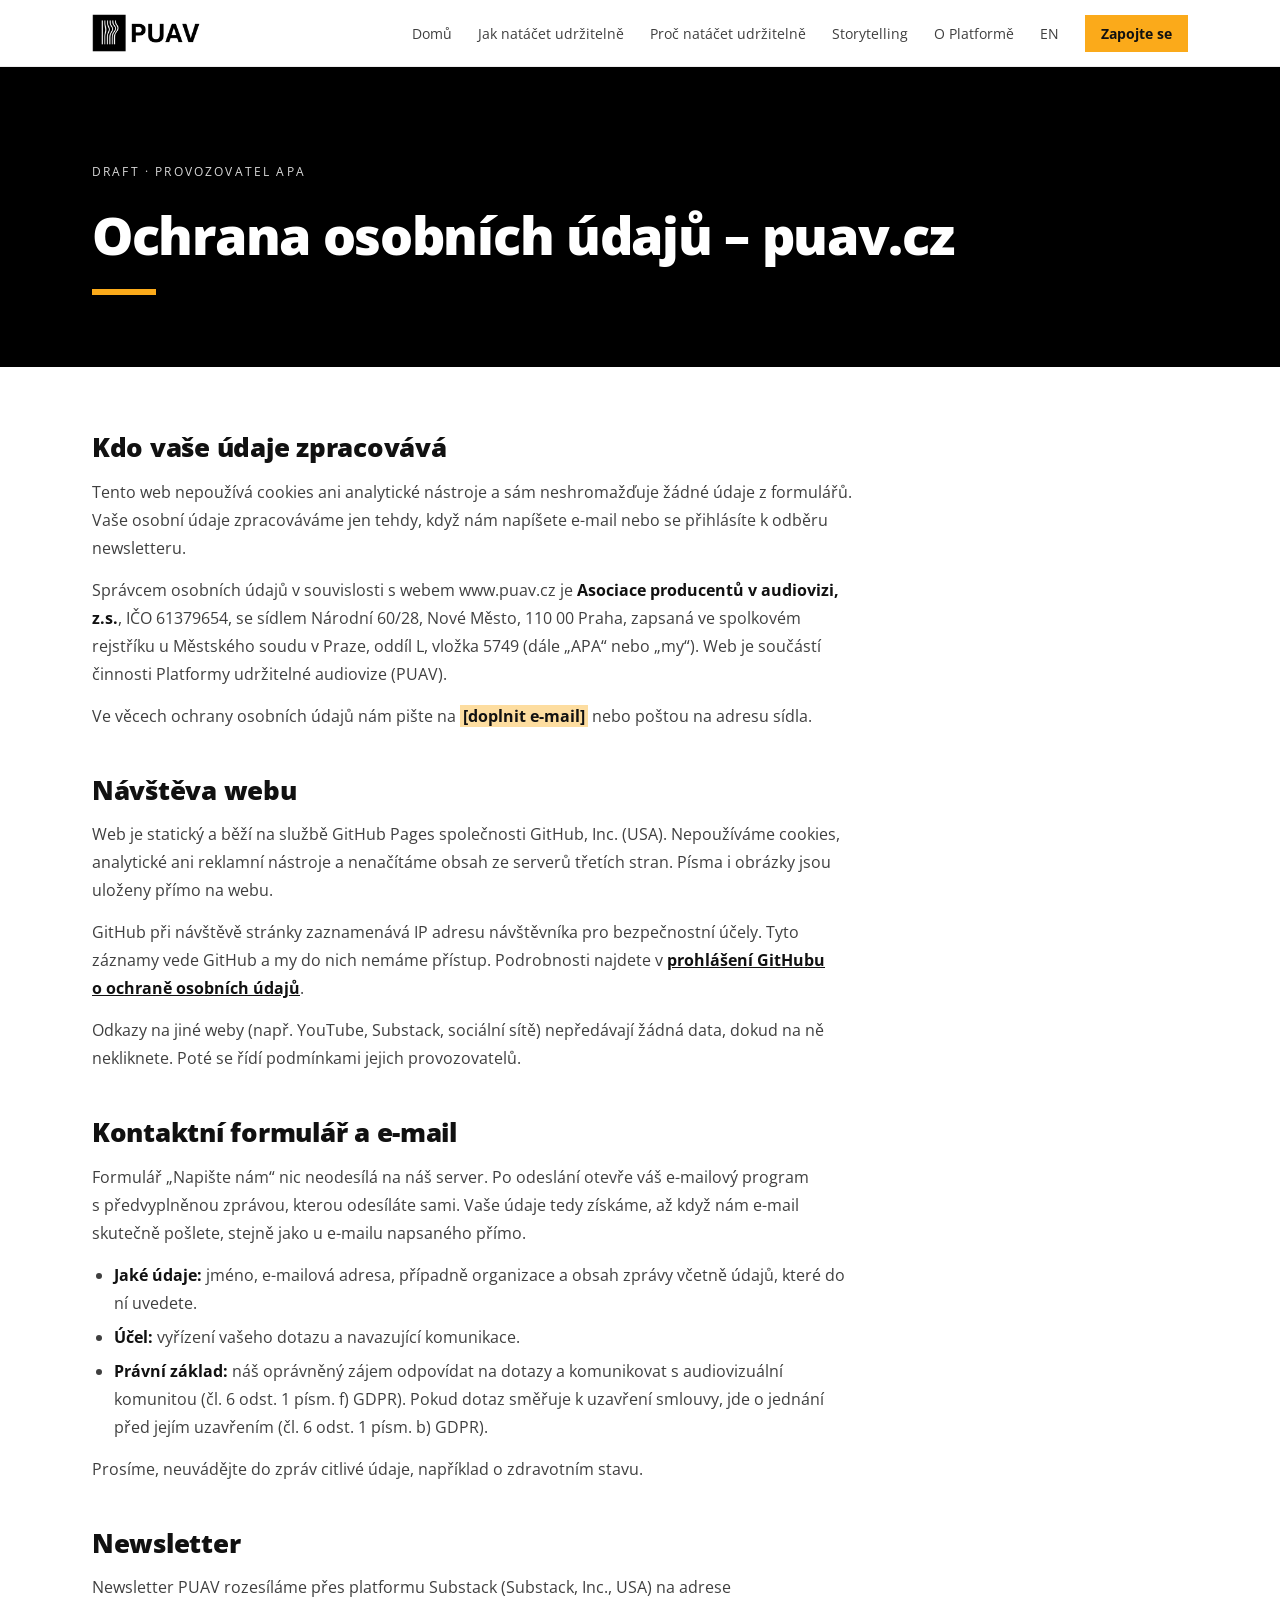
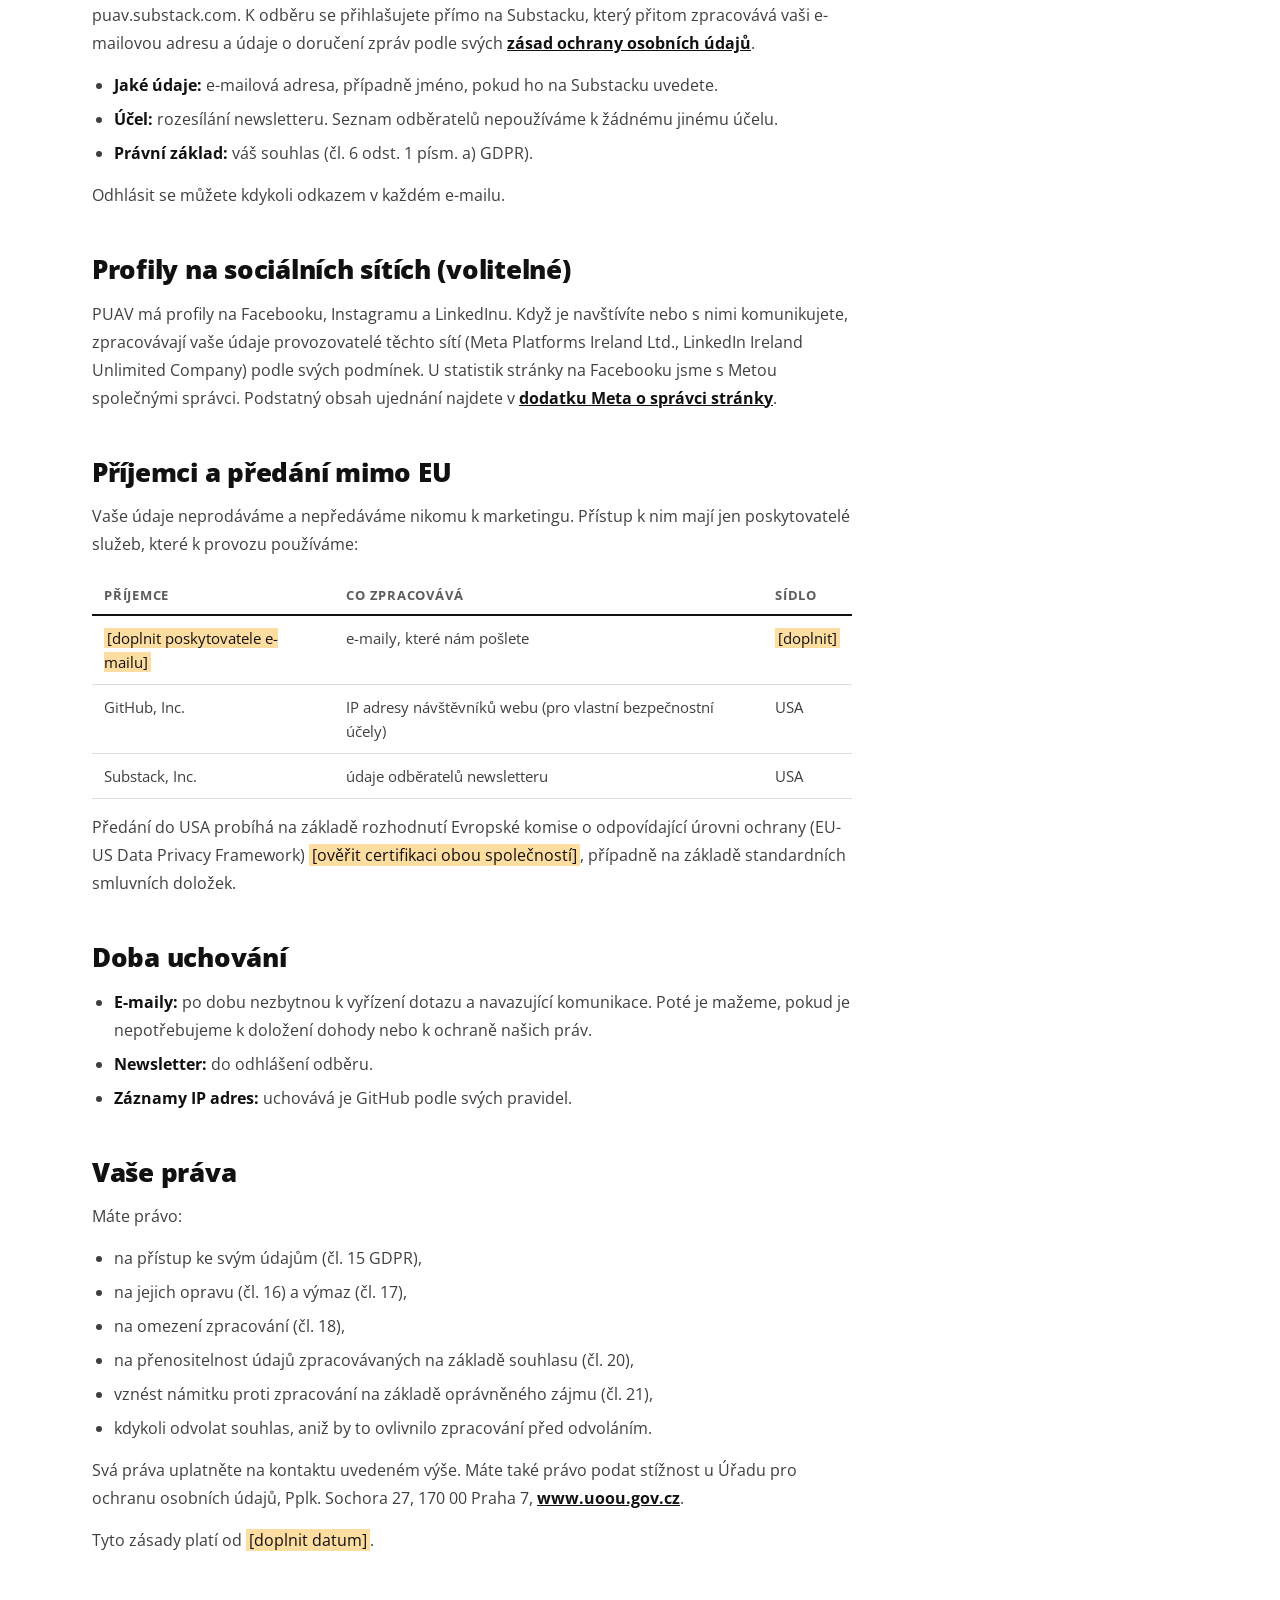
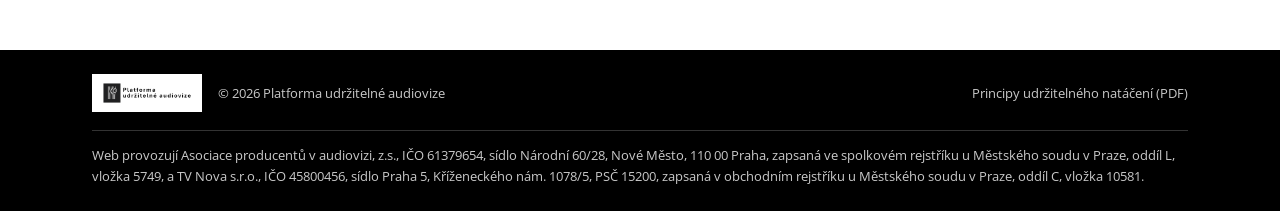
<file: docs/gdpr/index.html>
<!DOCTYPE html>
<html lang="cs">
<head>
<meta charset="utf-8">
<script>document.documentElement.classList.add('js')</script>
<meta name="viewport" content="width=device-width, initial-scale=1">
<title>Ochrana osobních údajů (pracovní verze) | PUAV</title>
<meta name="robots" content="noindex, nofollow">
<link rel="icon" type="image/png" sizes="32x32" href="../assets/img/favicon-32.png">
<link rel="apple-touch-icon" sizes="180x180" href="../assets/img/apple-touch-icon.png">
<link rel="preload" href="../assets/fonts/open-sans-normal-latin-ext.woff2" as="font" type="font/woff2" crossorigin>
<link rel="preload" href="../assets/fonts/open-sans-normal-latin.woff2" as="font" type="font/woff2" crossorigin>
<link rel="stylesheet" href="../assets/css/puav.css?v=11f84668">
<script src="../assets/js/puav.js?v=c92ec332" defer></script>
</head>
<body>
<a href="#main-content" class="skip-link">Přeskočit na hlavní obsah</a>
<div class="page">
<header class="site-header" style="position: sticky; top: 0px; z-index: 50; background: rgb(255, 255, 255); border-bottom: 1px solid rgb(237, 236, 237);">
  <div style="max-width: 1160px; margin: 0px auto; padding: 14px 32px; display: flex; align-items: center; justify-content: space-between; gap: 28px; flex-wrap: wrap;">
    <a href="../" style="display: flex; align-items: center; text-decoration: none; padding-right: 10px;">
      <img width="360" height="127" src="../assets/img/puav-logo.png" alt="PUAV: Platforma udržitelné audiovize" style="height: 38px; width: auto; display: block;">
    </a>
    <button type="button" class="menu-toggle" aria-expanded="false" aria-controls="hlavni-navigace"><span class="menu-toggle-icon" aria-hidden="true"></span><span class="menu-toggle-label">Menu</span></button>
    <nav id="hlavni-navigace" aria-label="Hlavní navigace" style="display: flex; align-items: center; gap: 26px; flex-wrap: wrap;">
      <a href="../" style="font-size: 14px; text-decoration: none; color: rgb(63, 63, 63);">Domů</a>
      <a href="../jak-natacet-udrzitelne/" style="font-size: 14px; text-decoration: none; color: rgb(63, 63, 63);">Jak natáčet udržitelně</a>
      <a href="../proc-natacet-udrzitelne/" style="font-size: 14px; text-decoration: none; color: rgb(63, 63, 63);">Proč natáčet udržitelně</a>
      <a href="../storytelling/" style="font-size: 14px; text-decoration: none; color: rgb(63, 63, 63);">Storytelling</a>
      <a href="../o-platforme/" style="font-size: 14px; text-decoration: none; color: rgb(63, 63, 63);">O&nbsp;Platformě</a>
      <a href="../en/" lang="en" hreflang="en" aria-label="English version" style="font-size: 14px; text-decoration: none; color: rgb(63, 63, 63);">EN</a>
      <a href="#kontakt" style="font-size: 14px; font-weight: 700; text-decoration: none; color: rgb(17, 17, 17); background: rgb(251, 170, 26); padding: 9px 16px;">Zapojte se</a>
    </nav>
  </div></header>
<main id="main-content">
<section style="background: rgb(0, 0, 0); color: rgb(255, 255, 255);">
  <div style="max-width: 1160px; margin: 0px auto; padding: 96px 32px 72px;">
    <span style="display: block; font-size: 12px; letter-spacing: 0.18em; text-transform: uppercase; color: rgb(217, 217, 217); margin-bottom: 26px;">Draft · provozovatel APA</span>
    <h1 style="font-size: clamp(34px, 4.2vw, 52px); font-weight: 800; line-height: 1.1; letter-spacing: -0.025em;">Ochrana osobních údajů – puav.cz</h1>
    <div style="width: 64px; height: 6px; background: rgb(251, 170, 26); margin: 26px 0px 0px;"></div>
  </div>
</section>
<section style="max-width: 1160px; margin: 0px auto; padding: 64px 32px 96px;">
  <div style="max-width: 760px;">
<h2 style="font-size: clamp(22px, 2.2vw, 26px); font-weight: 800; letter-spacing: -0.01em; line-height: 1.25; margin: 0 0 4px;">Kdo vaše údaje zpracovává</h2>
<p style="font-size: 16px; line-height: 1.75; color: rgb(63, 63, 63); margin-top: 14px;">Tento web nepoužívá cookies ani analytické nástroje a&nbsp;sám neshromažďuje žádné údaje z&nbsp;formulářů. Vaše osobní údaje zpracováváme jen tehdy, když nám napíšete e-mail nebo se přihlásíte k&nbsp;odběru newsletteru.</p>
<p style="font-size: 16px; line-height: 1.75; color: rgb(63, 63, 63); margin-top: 14px;">Správcem osobních údajů v&nbsp;souvislosti s&nbsp;webem www.puav.cz je <strong style="color: rgb(17, 17, 17);">Asociace producentů v&nbsp;audiovizi, z.s.</strong>, IČO 61379654, se sídlem Národní 60/28, Nové Město, 110 00 Praha, zapsaná ve spolkovém rejstříku u&nbsp;Městského soudu v&nbsp;Praze, oddíl L, vložka 5749 (dále „APA“ nebo „my“). Web je součástí činnosti Platformy udržitelné audiovize (PUAV).</p>
<p style="font-size: 16px; line-height: 1.75; color: rgb(63, 63, 63); margin-top: 14px;">Ve věcech ochrany osobních údajů nám pište na <strong style="color: rgb(17, 17, 17);"><mark style="background: rgb(253, 221, 160); color: rgb(17, 17, 17); padding: 0 3px;">[doplnit e-mail]</mark></strong> nebo poštou na adresu sídla.</p>
<h2 style="font-size: clamp(22px, 2.2vw, 26px); font-weight: 800; letter-spacing: -0.01em; line-height: 1.25; margin: 44px 0 4px;">Návštěva webu</h2>
<p style="font-size: 16px; line-height: 1.75; color: rgb(63, 63, 63); margin-top: 14px;">Web je statický a&nbsp;běží na službě GitHub Pages společnosti GitHub, Inc. (USA). Nepoužíváme cookies, analytické ani reklamní nástroje a&nbsp;nenačítáme obsah ze serverů třetích stran. Písma i&nbsp;obrázky jsou uloženy přímo na webu.</p>
<p style="font-size: 16px; line-height: 1.75; color: rgb(63, 63, 63); margin-top: 14px;">GitHub při návštěvě stránky zaznamenává IP adresu návštěvníka pro bezpečnostní účely. Tyto záznamy vede GitHub a&nbsp;my do nich nemáme přístup. Podrobnosti najdete v&nbsp;<a href="https://docs.github.com/en/site-policy/privacy-policies/github-general-privacy-statement" target="_blank" rel="noopener" style="font-weight: 700;">prohlášení GitHubu o&nbsp;ochraně osobních údajů</a>.</p>
<p style="font-size: 16px; line-height: 1.75; color: rgb(63, 63, 63); margin-top: 14px;">Odkazy na jiné weby (např. YouTube, Substack, sociální sítě) nepředávají žádná data, dokud na ně nekliknete. Poté se řídí podmínkami jejich provozovatelů.</p>
<h2 style="font-size: clamp(22px, 2.2vw, 26px); font-weight: 800; letter-spacing: -0.01em; line-height: 1.25; margin: 44px 0 4px;">Kontaktní formulář a&nbsp;e-mail</h2>
<p style="font-size: 16px; line-height: 1.75; color: rgb(63, 63, 63); margin-top: 14px;">Formulář „Napište nám“ nic neodesílá na náš server. Po odeslání otevře váš e-mailový program s&nbsp;předvyplněnou zprávou, kterou odesíláte sami. Vaše údaje tedy získáme, až když nám e-mail skutečně pošlete, stejně jako u&nbsp;e-mailu napsaného přímo.</p>
<ul style="list-style: disc; padding-left: 22px; margin-top: 14px;"><li style="font-size: 16px; line-height: 1.75; color: rgb(63, 63, 63); margin-top: 6px;"><strong style="color: rgb(17, 17, 17);">Jaké údaje:</strong> jméno, e-mailová adresa, případně organizace a&nbsp;obsah zprávy včetně údajů, které do ní uvedete.</li><li style="font-size: 16px; line-height: 1.75; color: rgb(63, 63, 63); margin-top: 6px;"><strong style="color: rgb(17, 17, 17);">Účel:</strong> vyřízení vašeho dotazu a&nbsp;navazující komunikace.</li><li style="font-size: 16px; line-height: 1.75; color: rgb(63, 63, 63); margin-top: 6px;"><strong style="color: rgb(17, 17, 17);">Právní základ:</strong> náš oprávněný zájem odpovídat na dotazy a&nbsp;komunikovat s&nbsp;audiovizuální komunitou (čl. 6 odst. 1 písm. f) GDPR). Pokud dotaz směřuje k&nbsp;uzavření smlouvy, jde o&nbsp;jednání před jejím uzavřením (čl. 6 odst. 1 písm. b) GDPR).</li></ul>
<p style="font-size: 16px; line-height: 1.75; color: rgb(63, 63, 63); margin-top: 14px;">Prosíme, neuvádějte do zpráv citlivé údaje, například o&nbsp;zdravotním stavu.</p>
<h2 style="font-size: clamp(22px, 2.2vw, 26px); font-weight: 800; letter-spacing: -0.01em; line-height: 1.25; margin: 44px 0 4px;">Newsletter</h2>
<p style="font-size: 16px; line-height: 1.75; color: rgb(63, 63, 63); margin-top: 14px;">Newsletter PUAV rozesíláme přes platformu Substack (Substack, Inc., USA) na adrese puav.substack.com. K&nbsp;odběru se přihlašujete přímo na Substacku, který přitom zpracovává vaši e-mailovou adresu a&nbsp;údaje o&nbsp;doručení zpráv podle svých <a href="https://substack.com/privacy" target="_blank" rel="noopener" style="font-weight: 700;">zásad ochrany osobních údajů</a>.</p>
<ul style="list-style: disc; padding-left: 22px; margin-top: 14px;"><li style="font-size: 16px; line-height: 1.75; color: rgb(63, 63, 63); margin-top: 6px;"><strong style="color: rgb(17, 17, 17);">Jaké údaje:</strong> e-mailová adresa, případně jméno, pokud ho na Substacku uvedete.</li><li style="font-size: 16px; line-height: 1.75; color: rgb(63, 63, 63); margin-top: 6px;"><strong style="color: rgb(17, 17, 17);">Účel:</strong> rozesílání newsletteru. Seznam odběratelů nepoužíváme k&nbsp;žádnému jinému účelu.</li><li style="font-size: 16px; line-height: 1.75; color: rgb(63, 63, 63); margin-top: 6px;"><strong style="color: rgb(17, 17, 17);">Právní základ:</strong> váš souhlas (čl. 6 odst. 1 písm. a) GDPR).</li></ul>
<p style="font-size: 16px; line-height: 1.75; color: rgb(63, 63, 63); margin-top: 14px;">Odhlásit se můžete kdykoli odkazem v&nbsp;každém e-mailu.</p>
<h2 style="font-size: clamp(22px, 2.2vw, 26px); font-weight: 800; letter-spacing: -0.01em; line-height: 1.25; margin: 44px 0 4px;">Profily na sociálních sítích (volitelné)</h2>
<p style="font-size: 16px; line-height: 1.75; color: rgb(63, 63, 63); margin-top: 14px;">PUAV má profily na Facebooku, Instagramu a&nbsp;LinkedInu. Když je navštívíte nebo s&nbsp;nimi komunikujete, zpracovávají vaše údaje provozovatelé těchto sítí (Meta Platforms Ireland Ltd., LinkedIn Ireland Unlimited Company) podle svých podmínek. U&nbsp;statistik stránky na Facebooku jsme s&nbsp;Metou společnými správci. Podstatný obsah ujednání najdete v&nbsp;<a href="https://www.facebook.com/legal/terms/page_controller_addendum" target="_blank" rel="noopener" style="font-weight: 700;">dodatku Meta o&nbsp;správci stránky</a>.</p>
<h2 style="font-size: clamp(22px, 2.2vw, 26px); font-weight: 800; letter-spacing: -0.01em; line-height: 1.25; margin: 44px 0 4px;">Příjemci a&nbsp;předání mimo EU</h2>
<p style="font-size: 16px; line-height: 1.75; color: rgb(63, 63, 63); margin-top: 14px;">Vaše údaje neprodáváme a&nbsp;nepředáváme nikomu k&nbsp;marketingu. Přístup k&nbsp;nim mají jen poskytovatelé služeb, které k&nbsp;provozu používáme:</p>
<div style="overflow-x: auto; margin-top: 18px;" tabindex="0" role="region" aria-label="Příjemci osobních údajů"><table style="width: 100%; border-collapse: collapse; min-width: 480px;"><thead><tr><th scope="col" style="text-align: left; font-size: 13px; font-weight: 700; letter-spacing: 0.06em; text-transform: uppercase; color: rgb(92, 92, 92); padding: 10px 12px; border-bottom: 2px solid rgb(17, 17, 17);">Příjemce</th><th scope="col" style="text-align: left; font-size: 13px; font-weight: 700; letter-spacing: 0.06em; text-transform: uppercase; color: rgb(92, 92, 92); padding: 10px 12px; border-bottom: 2px solid rgb(17, 17, 17);">Co zpracovává</th><th scope="col" style="text-align: left; font-size: 13px; font-weight: 700; letter-spacing: 0.06em; text-transform: uppercase; color: rgb(92, 92, 92); padding: 10px 12px; border-bottom: 2px solid rgb(17, 17, 17);">Sídlo</th></tr></thead><tbody><tr><td style="font-size: 15px; line-height: 1.6; color: rgb(63, 63, 63); padding: 10px 12px; border-bottom: 1px solid rgb(222, 220, 218); vertical-align: top;"><mark style="background: rgb(253, 221, 160); color: rgb(17, 17, 17); padding: 0 3px;">[doplnit poskytovatele e-mailu]</mark></td><td style="font-size: 15px; line-height: 1.6; color: rgb(63, 63, 63); padding: 10px 12px; border-bottom: 1px solid rgb(222, 220, 218); vertical-align: top;">e-maily, které nám pošlete</td><td style="font-size: 15px; line-height: 1.6; color: rgb(63, 63, 63); padding: 10px 12px; border-bottom: 1px solid rgb(222, 220, 218); vertical-align: top;"><mark style="background: rgb(253, 221, 160); color: rgb(17, 17, 17); padding: 0 3px;">[doplnit]</mark></td></tr><tr><td style="font-size: 15px; line-height: 1.6; color: rgb(63, 63, 63); padding: 10px 12px; border-bottom: 1px solid rgb(222, 220, 218); vertical-align: top;">GitHub, Inc.</td><td style="font-size: 15px; line-height: 1.6; color: rgb(63, 63, 63); padding: 10px 12px; border-bottom: 1px solid rgb(222, 220, 218); vertical-align: top;">IP adresy návštěvníků webu (pro vlastní bezpečnostní účely)</td><td style="font-size: 15px; line-height: 1.6; color: rgb(63, 63, 63); padding: 10px 12px; border-bottom: 1px solid rgb(222, 220, 218); vertical-align: top;">USA</td></tr><tr><td style="font-size: 15px; line-height: 1.6; color: rgb(63, 63, 63); padding: 10px 12px; border-bottom: 1px solid rgb(222, 220, 218); vertical-align: top;">Substack, Inc.</td><td style="font-size: 15px; line-height: 1.6; color: rgb(63, 63, 63); padding: 10px 12px; border-bottom: 1px solid rgb(222, 220, 218); vertical-align: top;">údaje odběratelů newsletteru</td><td style="font-size: 15px; line-height: 1.6; color: rgb(63, 63, 63); padding: 10px 12px; border-bottom: 1px solid rgb(222, 220, 218); vertical-align: top;">USA</td></tr></tbody></table></div>
<p style="font-size: 16px; line-height: 1.75; color: rgb(63, 63, 63); margin-top: 14px;">Předání do USA probíhá na základě rozhodnutí Evropské komise o&nbsp;odpovídající úrovni ochrany (EU-US Data Privacy Framework) <mark style="background: rgb(253, 221, 160); color: rgb(17, 17, 17); padding: 0 3px;">[ověřit certifikaci obou společností]</mark>, případně na základě standardních smluvních doložek.</p>
<h2 style="font-size: clamp(22px, 2.2vw, 26px); font-weight: 800; letter-spacing: -0.01em; line-height: 1.25; margin: 44px 0 4px;">Doba uchování</h2>
<ul style="list-style: disc; padding-left: 22px; margin-top: 14px;"><li style="font-size: 16px; line-height: 1.75; color: rgb(63, 63, 63); margin-top: 6px;"><strong style="color: rgb(17, 17, 17);">E-maily:</strong> po dobu nezbytnou k&nbsp;vyřízení dotazu a&nbsp;navazující komunikace. Poté je mažeme, pokud je nepotřebujeme k&nbsp;doložení dohody nebo k&nbsp;ochraně našich práv.</li><li style="font-size: 16px; line-height: 1.75; color: rgb(63, 63, 63); margin-top: 6px;"><strong style="color: rgb(17, 17, 17);">Newsletter:</strong> do odhlášení odběru.</li><li style="font-size: 16px; line-height: 1.75; color: rgb(63, 63, 63); margin-top: 6px;"><strong style="color: rgb(17, 17, 17);">Záznamy IP adres:</strong> uchovává je GitHub podle svých pravidel.</li></ul>
<h2 style="font-size: clamp(22px, 2.2vw, 26px); font-weight: 800; letter-spacing: -0.01em; line-height: 1.25; margin: 44px 0 4px;">Vaše práva</h2>
<p style="font-size: 16px; line-height: 1.75; color: rgb(63, 63, 63); margin-top: 14px;">Máte právo:</p>
<ul style="list-style: disc; padding-left: 22px; margin-top: 14px;"><li style="font-size: 16px; line-height: 1.75; color: rgb(63, 63, 63); margin-top: 6px;">na přístup ke svým údajům (čl. 15 GDPR),</li><li style="font-size: 16px; line-height: 1.75; color: rgb(63, 63, 63); margin-top: 6px;">na jejich opravu (čl. 16) a&nbsp;výmaz (čl. 17),</li><li style="font-size: 16px; line-height: 1.75; color: rgb(63, 63, 63); margin-top: 6px;">na omezení zpracování (čl. 18),</li><li style="font-size: 16px; line-height: 1.75; color: rgb(63, 63, 63); margin-top: 6px;">na přenositelnost údajů zpracovávaných na základě souhlasu (čl. 20),</li><li style="font-size: 16px; line-height: 1.75; color: rgb(63, 63, 63); margin-top: 6px;">vznést námitku proti zpracování na základě oprávněného zájmu (čl. 21),</li><li style="font-size: 16px; line-height: 1.75; color: rgb(63, 63, 63); margin-top: 6px;">kdykoli odvolat souhlas, aniž by to ovlivnilo zpracování před odvoláním.</li></ul>
<p style="font-size: 16px; line-height: 1.75; color: rgb(63, 63, 63); margin-top: 14px;">Svá práva uplatněte na kontaktu uvedeném výše. Máte také právo podat stížnost u&nbsp;Úřadu pro ochranu osobních údajů, Pplk. Sochora 27, 170 00 Praha 7, <a href="https://uoou.gov.cz" target="_blank" rel="noopener" style="font-weight: 700;">www.uoou.gov.cz</a>.</p>
<p style="font-size: 16px; line-height: 1.75; color: rgb(63, 63, 63); margin-top: 14px;">Tyto zásady platí od <mark style="background: rgb(253, 221, 160); color: rgb(17, 17, 17); padding: 0 3px;">[doplnit datum]</mark>.</p>
  </div>
</section>
</main>
<footer style="background: rgb(0, 0, 0); color: rgb(255, 255, 255);">
  <div style="max-width: 1160px; margin: 0px auto; padding: 24px 32px; display: flex; align-items: center; justify-content: space-between; gap: 18px; flex-wrap: wrap;">
    <div style="display: flex; align-items: center; gap: 16px; flex-wrap: wrap;">
      <div style="background: rgb(255, 255, 255); padding: 9px 11px;">
        <img loading="lazy" decoding="async" width="300" height="68" src="../assets/img/puav-logo-paticka.png" alt="PUAV: Platforma udržitelné audiovize" style="height: 20px; width: auto; display: block;">
      </div>
      <span style="font-size: 13px; color: rgb(201, 201, 201);">© 2026 Platforma udržitelné audiovize</span>
    </div>
    <a href="../ke-stazeni/principy-udrzitelneho-nataceni-cz.pdf" download="Principy udrzitelneho nataceni CZ.pdf" style="font-size: 13px; color: rgb(201, 201, 201); text-decoration: none;">Principy udržitelného natáčení (PDF)</a>
  
    <p style="flex-basis: 100%; font-size: 13px; line-height: 1.6; color: rgb(201, 201, 201); border-top: 1px solid rgb(51, 51, 51); padding-top: 14px;">Web provozují Asociace producentů v&nbsp;audiovizi, z.s., IČO&nbsp;61379654, sídlo Národní 60/28, Nové Město, 110&nbsp;00 Praha, zapsaná ve spolkovém rejstříku u&nbsp;Městského soudu v&nbsp;Praze, oddíl&nbsp;L, vložka&nbsp;5749, a&nbsp;TV Nova s.r.o., IČO&nbsp;45800456, sídlo Praha&nbsp;5, Kříženeckého nám. 1078/5, PSČ&nbsp;15200, zapsaná v&nbsp;obchodním rejstříku u&nbsp;Městského soudu v&nbsp;Praze, oddíl&nbsp;C, vložka&nbsp;10581.</p>
  </div></footer>
</div>
</body>
</html>
</file>
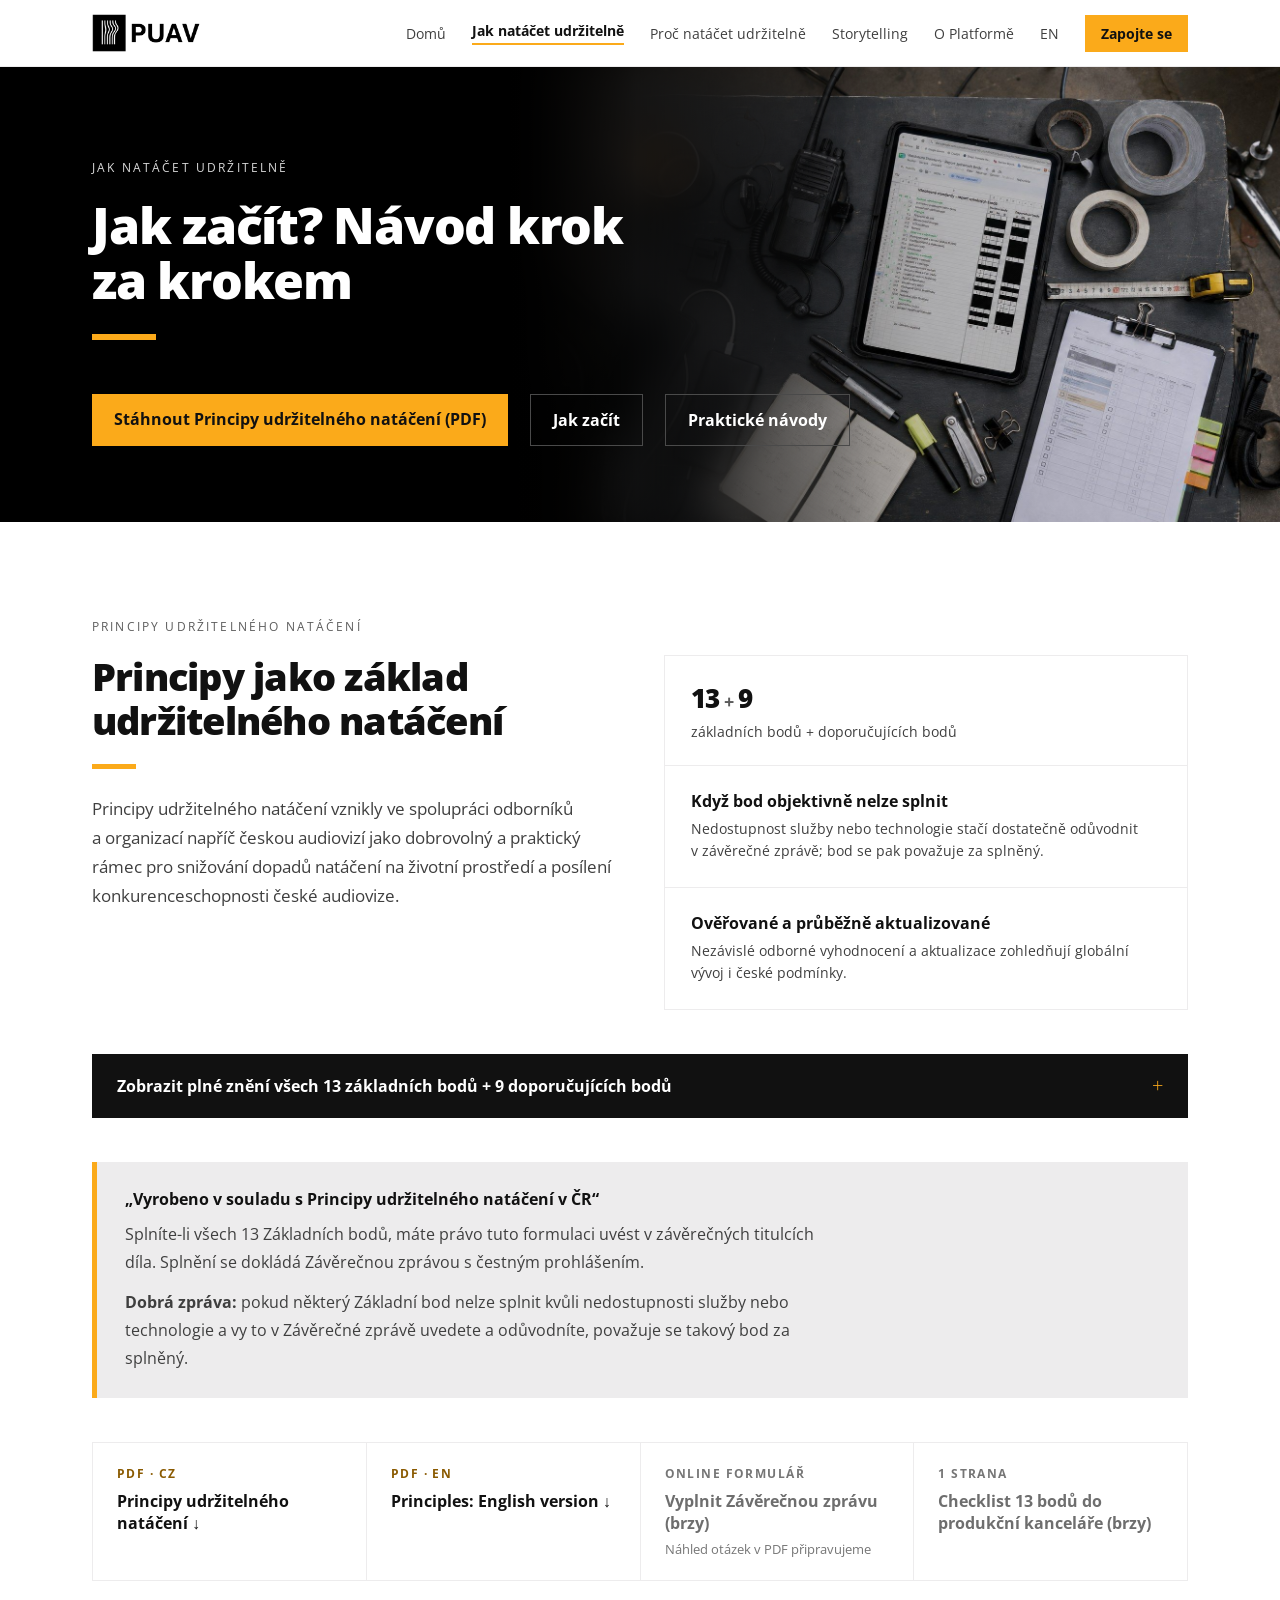
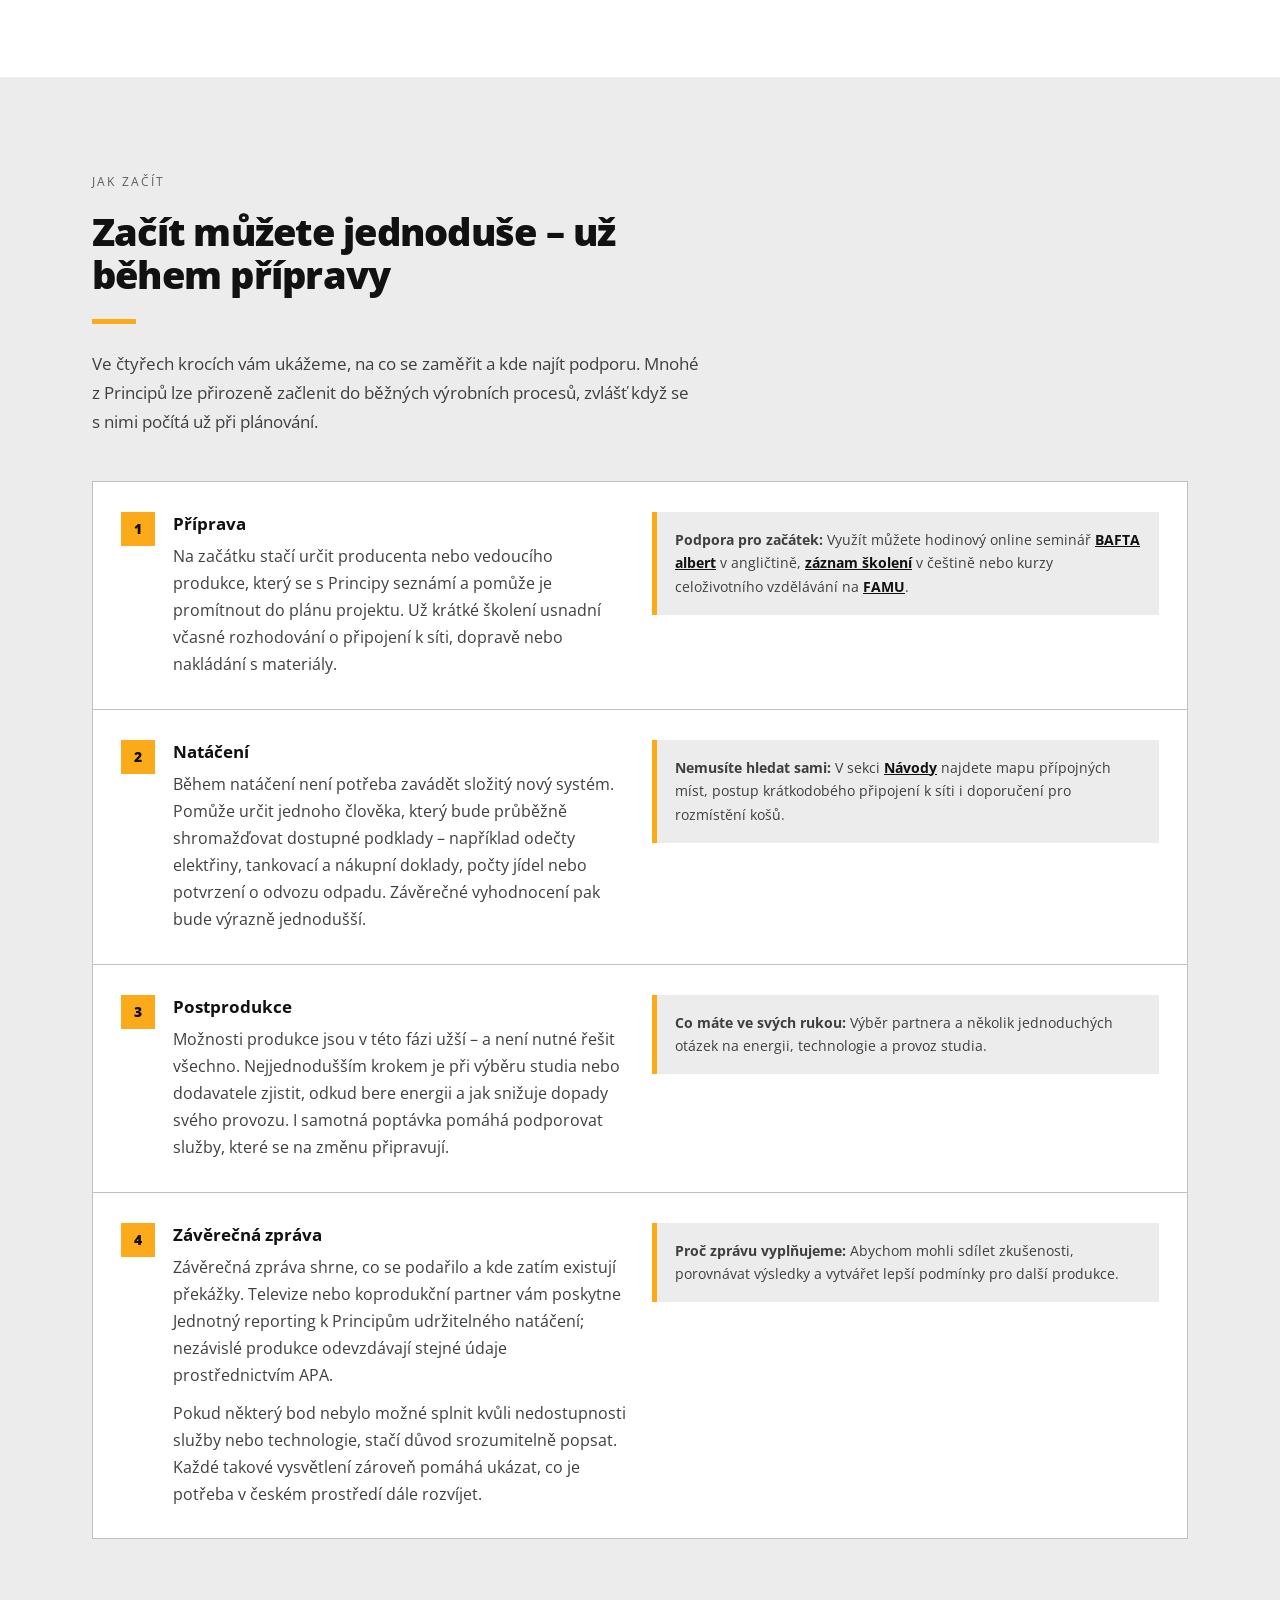
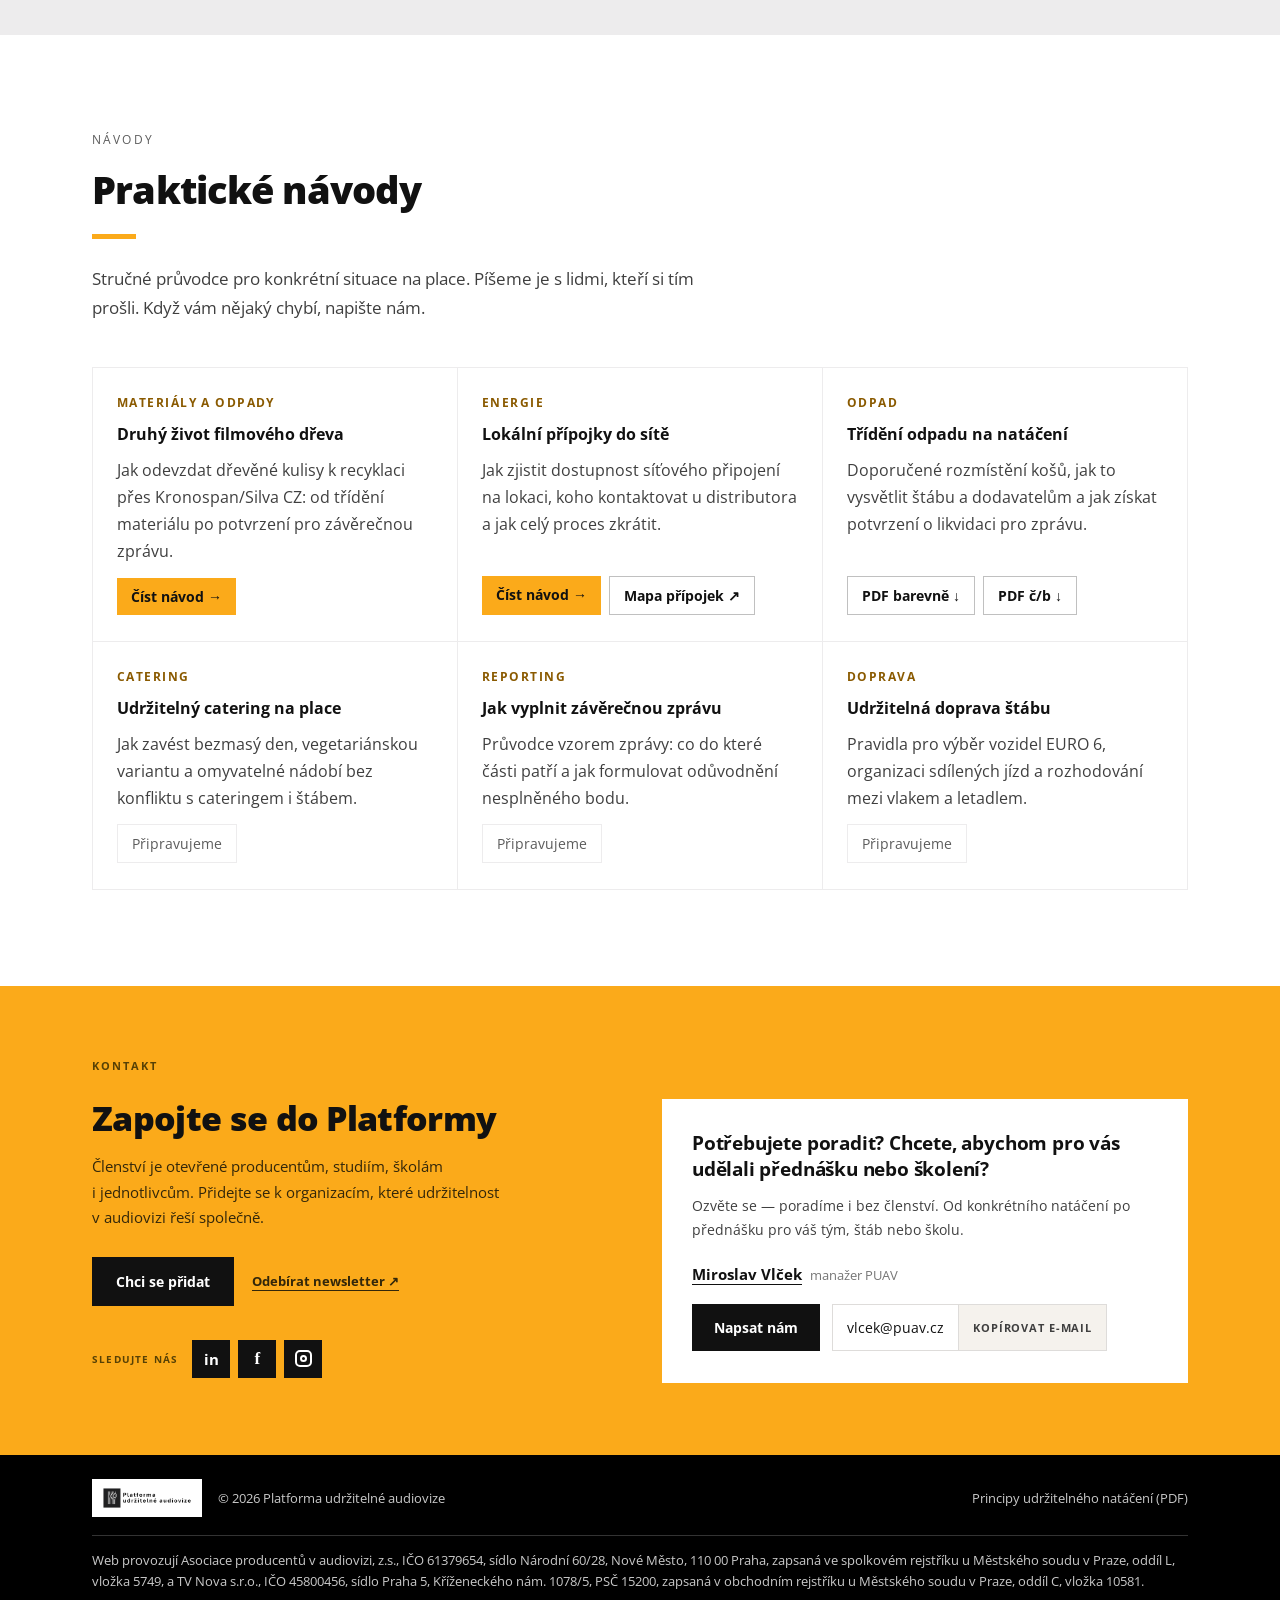
<file: docs/jak-natacet-udrzitelne/index.html>
<!DOCTYPE html>
<html lang="cs">
<head>
<meta charset="utf-8">
<script>document.documentElement.classList.add('js')</script>
<meta name="viewport" content="width=device-width, initial-scale=1">
<title>Jak natáčet udržitelně - Návod krok za krokem | PUAV</title>
<meta name="description" content="Kompletní Principy udržitelného natáčení, návod krok za krokem a praktické návody pro konkrétní situace na place.">
<link rel="canonical" href="https://www.puav.cz/jak-natacet-udrzitelne/">
<link rel="alternate" hreflang="cs" href="https://www.puav.cz/jak-natacet-udrzitelne/">
<link rel="alternate" hreflang="en" href="https://www.puav.cz/en/principles/">
<meta property="og:type" content="website">
<meta property="og:site_name" content="PUAV – Platforma udržitelné audiovize">
<meta property="og:locale" content="cs_CZ">
<meta property="og:title" content="Jak natáčet udržitelně - Návod krok za krokem | PUAV">
<meta property="og:description" content="Kompletní Principy udržitelného natáčení, návod krok za krokem a praktické návody pro konkrétní situace na place.">
<meta property="og:url" content="https://www.puav.cz/jak-natacet-udrzitelne/">
<meta property="og:image" content="https://www.puav.cz/assets/img/og-image.jpg">
<meta property="og:image:width" content="1200">
<meta property="og:image:height" content="630">
<meta name="twitter:card" content="summary_large_image">
<link rel="icon" type="image/png" sizes="32x32" href="../assets/img/favicon-32.png">
<link rel="apple-touch-icon" sizes="180x180" href="../assets/img/apple-touch-icon.png">
<link rel="preload" href="../assets/fonts/open-sans-normal-latin-ext.woff2" as="font" type="font/woff2" crossorigin>
<link rel="preload" href="../assets/fonts/open-sans-normal-latin.woff2" as="font" type="font/woff2" crossorigin>
<link rel="stylesheet" href="../assets/css/puav.css?v=11f84668">
<script src="../assets/js/puav.js?v=c92ec332" defer></script>
</head>
<body>
<a href="#main-content" class="skip-link">Přeskočit na hlavní obsah</a>
<div class="page">
<header class="site-header" style="position: sticky; top: 0px; z-index: 50; background: rgb(255, 255, 255); border-bottom: 1px solid rgb(237, 236, 237);">
  <div style="max-width: 1160px; margin: 0px auto; padding: 14px 32px; display: flex; align-items: center; justify-content: space-between; gap: 28px; flex-wrap: wrap;">
    <a href="../" style="display: flex; align-items: center; text-decoration: none; padding-right: 10px;">
      <img width="360" height="127" src="../assets/img/puav-logo.png" alt="PUAV: Platforma udržitelné audiovize" style="height: 38px; width: auto; display: block;">
    </a>
    <button type="button" class="menu-toggle" aria-expanded="false" aria-controls="hlavni-navigace"><span class="menu-toggle-icon" aria-hidden="true"></span><span class="menu-toggle-label">Menu</span></button>
    <nav id="hlavni-navigace" aria-label="Hlavní navigace" style="display: flex; align-items: center; gap: 26px; flex-wrap: wrap;">
      <a href="../" style="font-size: 14px; text-decoration: none; color: rgb(63, 63, 63);">Domů</a>
      <a aria-current="page" href="../jak-natacet-udrzitelne/" style="font-size: 14px; font-weight: 700; text-decoration: none; color: rgb(17, 17, 17); border-bottom: 2px solid rgb(251, 170, 26); padding-bottom: 3px;">Jak natáčet udržitelně</a>
      <a href="../proc-natacet-udrzitelne/" style="font-size: 14px; text-decoration: none; color: rgb(63, 63, 63);">Proč natáčet udržitelně</a>
      <a href="../storytelling/" style="font-size: 14px; text-decoration: none; color: rgb(63, 63, 63);">Storytelling</a>
      <a href="../o-platforme/" style="font-size: 14px; text-decoration: none; color: rgb(63, 63, 63);">O&nbsp;Platformě</a>
      <a href="../en/principles/" lang="en" hreflang="en" aria-label="English version" style="font-size: 14px; text-decoration: none; color: rgb(63, 63, 63);">EN</a>
      <a href="#kontakt" style="font-size: 14px; font-weight: 700; text-decoration: none; color: rgb(17, 17, 17); background: rgb(251, 170, 26); padding: 9px 16px;">Zapojte se</a>
    </nav>
  </div></header>
<main id="main-content">
<section style="background: rgb(0, 0, 0); color: rgb(255, 255, 255); position: relative; overflow: hidden;">
  <div style="position: absolute; inset: 0px; overflow: hidden;">
    <img width="1672" height="941" src="../assets/img/hero-jak-natacet.jpg" alt="" aria-hidden="true" class="r1" style="position: absolute; top: 0px; right: 0px; bottom: 0px; width: 58%; height: 100%; object-fit: cover; object-position: 28% 42%; mask-image: linear-gradient(to right, transparent 0%, rgba(0, 0, 0, 0.5) 22%, rgb(0, 0, 0) 46%);">
    <img width="1672" height="941" src="../assets/img/hero-jak-natacet.jpg" alt="" aria-hidden="true" class="r1" style="position: absolute; top: 0px; right: 0px; bottom: 0px; width: 58%; height: 100%; object-fit: cover; object-position: 28% 42%; filter: blur(22px) saturate(0.9); transform: scale(1.08); mask-image: linear-gradient(to right, transparent 0%, rgb(0, 0, 0) 16%, transparent 44%);">
    <div style="position: absolute; inset: 0px; background: linear-gradient(to right, rgb(0, 0, 0) 0%, rgb(0, 0, 0) 34%, rgba(0, 0, 0, 0.72) 48%, rgba(0, 0, 0, 0.12) 72%, rgba(0, 0, 0, 0) 100%);"></div>
  </div>
  <div style="max-width: 1160px; margin: 0px auto; padding: 92px 32px 76px; position: relative; min-height: 420px; display: flex; flex-direction: column; justify-content: center;">
      <span style="display: block; font-size: 12px; letter-spacing: 0.18em; text-transform: uppercase; color: rgb(217, 217, 217); margin-bottom: 22px;">Jak natáčet udržitelně</span>
      <h1 style="font-size: clamp(32px, 4vw, 50px); font-weight: 800; line-height: 1.1; letter-spacing: -0.025em; max-width: 24ch; text-wrap: pretty;">Jak začít? Návod krok za krokem</h1>
      <div style="width: 64px; height: 6px; background: rgb(251, 170, 26); margin: 26px 0px 24px;"></div>
      <nav aria-label="Obsah stránky" style="display: flex; gap: 22px; flex-wrap: wrap; margin-top: 30px;">
        <a href="../ke-stazeni/principy-udrzitelneho-nataceni-cz.pdf" download="Principy udrzitelneho nataceni CZ.pdf" style="font-size: 16px; font-weight: 700; text-decoration: none; color: rgb(17, 17, 17); background: rgb(251, 170, 26); padding: 14px 22px;">Stáhnout Principy udržitelného natáčení (PDF)</a>
        <a href="#jak" style="font-size: 16px; font-weight: 700; text-decoration: none; color: rgb(255, 255, 255); border: 1px solid rgb(74, 74, 74); padding: 14px 22px;">Jak začít</a>
        <a href="#navody" style="font-size: 16px; font-weight: 700; text-decoration: none; color: rgb(255, 255, 255); border: 1px solid rgb(74, 74, 74); padding: 14px 22px;">Praktické návody</a>
      </nav>
  </div></section>
<section id="principy" style="max-width: 1160px; margin: 0px auto; padding: 96px 32px;">
  <span style="display: block; font-size: 12px; letter-spacing: 0.18em; text-transform: uppercase; color: rgb(92, 92, 92); margin-bottom: 20px;">Principy udržitelného natáčení</span>
  <div style="display: grid; grid-template-columns: repeat(auto-fit, minmax(320px, 1fr)); gap: 48px; align-items: start;" class="r5">
    <div>
      <h2 style="font-size: clamp(28px, 3vw, 38px); font-weight: 800; letter-spacing: -0.02em; line-height: 1.15; max-width: 26ch; text-wrap: pretty;">Principy jako základ udržitelného natáčení</h2>
      <div style="width: 44px; height: 5px; background: rgb(251, 170, 26); margin: 22px 0px 26px;"></div>
      <p style="font-size: 17px; line-height: 1.7; color: rgb(63, 63, 63); max-width: 64ch;">Principy udržitelného natáčení vznikly ve spolupráci odborníků a&nbsp;organizací napříč českou audiovizí jako dobrovolný a&nbsp;praktický rámec pro snižování dopadů natáčení na životní prostředí a&nbsp;posílení konkurenceschopnosti české audiovize.</p>
    </div>
    <div style="display: grid; gap: 1px; background: rgb(237, 236, 237); border: 1px solid rgb(237, 236, 237);">
      <div style="background: rgb(255, 255, 255); padding: 24px 26px;">
        <div style="font-size: 26px; font-weight: 800; letter-spacing: -0.02em; color: rgb(17, 17, 17);">13<span style="color: rgb(92, 92, 92); font-weight: 700; font-size: 18px;"> + </span>9</div>
        <div style="font-size: 14px; color: rgb(63, 63, 63); margin-top: 6px;">základních bodů + doporučujících bodů</div>
      </div>
      <div style="background: rgb(255, 255, 255); padding: 24px 26px;">
        <h3 style="font-size: 16px; font-weight: 700; color: rgb(17, 17, 17); margin-bottom: 6px;">Když bod objektivně nelze splnit</h3>
        <p style="font-size: 14px; line-height: 1.6; color: rgb(63, 63, 63);">Nedostupnost služby nebo technologie stačí dostatečně odůvodnit v&nbsp;závěrečné zprávě; bod se pak považuje za splněný.</p>
      </div>
      <div style="background: rgb(255, 255, 255); padding: 24px 26px;">
        <h3 style="font-size: 16px; font-weight: 700; color: rgb(17, 17, 17); margin-bottom: 6px;">Ověřované a&nbsp;průběžně aktualizované</h3>
        <p style="font-size: 14px; line-height: 1.6; color: rgb(63, 63, 63);">Nezávislé odborné vyhodnocení a&nbsp;aktualizace zohledňují globální vývoj i&nbsp;české podmínky.</p>
      </div>
    </div>
  </div>


  

  <details style="margin-top: 44px; border: 1px solid rgb(17, 17, 17);">
    <summary style="display: flex; align-items: center; justify-content: space-between; gap: 20px; padding: 20px 24px; background: rgb(17, 17, 17); color: rgb(255, 255, 255);">
      <span style="font-size: 16px; font-weight: 700;">Zobrazit plné znění všech 13 základních bodů + 9 doporučujících bodů</span>
      <span class="om-plus" style="font-size: 20px; font-weight: 300; line-height: 1; transition: transform 0.2s; color: rgb(251, 170, 26);">+</span>
    </summary>
    <div style="padding: 28px 24px 32px;">
      <div style="display: flex; align-items: center; gap: 10px; flex-wrap: wrap; margin-bottom: 24px;"><span style="font-size: 13px; color: rgb(92, 92, 92); margin-right: 4px;">Zobrazit:</span><button type="button" id="btn-filter-zakladni" style="font-family: inherit; font-size: 14px; font-weight: 700; padding: 9px 16px; border: 1px solid rgb(17, 17, 17); background: rgb(17, 17, 17); color: rgb(255, 255, 255); cursor: pointer;">Jen 13 základních</button><button type="button" id="btn-filter-vse" style="font-family: inherit; font-size: 14px; font-weight: 400; padding: 9px 16px; border: 1px solid rgb(192, 192, 192); background: rgb(255, 255, 255); color: rgb(63, 63, 63); cursor: pointer;">Všech 22 bodů</button></div><div id="principy-groups-container"><div class="principy-group" style="margin-bottom: 34px;"><h3 style="font-size: 14px; font-weight: 700; letter-spacing: 0.1em; text-transform: uppercase; color: rgb(17, 17, 17); padding-bottom: 10px; border-bottom: 2px solid rgb(17, 17, 17); margin-bottom: 2px;">1. Znalost udržitelnosti</h3><details class="principy-item" data-type="zakladni" style="border-bottom: 1px solid rgb(237, 236, 237);"><summary style="display: flex; align-items: baseline; gap: 14px; padding: 16px 4px;"><span style="font-size: 13px; font-weight: 700; color: rgb(92, 92, 92); min-width: 30px;">1.1</span><span style="flex: 1 1 0%; font-size: 16px; font-weight: 700; line-height: 1.4;">Vyškolení producentského týmu</span><span style="font-size: 12px; font-weight: 700; letter-spacing: 0.08em; text-transform: uppercase; background: rgb(251, 170, 26); color: rgb(17, 17, 17); padding: 4px 8px; white-space: nowrap;">Základní 1</span><span class="om-plus" style="font-size: 18px; font-weight: 300; line-height: 1; color: rgb(92, 92, 92); transition: transform 0.2s;">+</span></summary><div style="padding: 0px 4px 20px 48px;"><p style="font-size: 16px; line-height: 1.75; color: rgb(63, 63, 63); max-width: 76ch;">Minimálně producent či producentka nebo vedoucí produkce projektu absolvuje online školení některé z&nbsp;evropsky uznávaných platforem jako je Albert (v anglickém jazyce) v&nbsp;délce minimálně jedné hodiny. Alternativou v&nbsp;českém jazyce je pak shlédnutí přednášky „Greenfilming v&nbsp;praxi – úvodní seminář“ na stránkách Greenfilming.cz v&nbsp;délce jedné hodiny. Kromě video/online školení producent či producentka nebo vedoucí produkce nastuduje Manuálu zeleného natáčení, který je dostupný na stránkách Greenfilming.cz. Producent či producentka nebo jím ustanovený zástupce či zástupkyně by měli být schopni po tomto školení předat veškeré informace všem složkám štábu tak, aby na udržitelných krocích mohly složky průběžně pracovat od příprav až do postprodukce, schraňovat dílčí informace a&nbsp;na konci je předávat k&nbsp;vytvoření závěrečného reportu udržitelnosti.</p></div></details><details class="principy-item" data-type="doporucujici" style="border-bottom: 1px solid rgb(237, 236, 237);"><summary style="display: flex; align-items: baseline; gap: 14px; padding: 16px 4px;"><span style="font-size: 13px; font-weight: 700; color: rgb(92, 92, 92); min-width: 30px;">1.2</span><span style="flex: 1 1 0%; font-size: 16px; font-weight: 700; line-height: 1.4;">Konzultant udržitelnosti</span><span style="font-size: 12px; font-weight: 700; letter-spacing: 0.08em; text-transform: uppercase; background: rgb(237, 236, 237); color: rgb(63, 63, 63); padding: 4px 8px; white-space: nowrap;">Doporučující</span><span class="om-plus" style="font-size: 18px; font-weight: 300; line-height: 1; color: rgb(92, 92, 92); transition: transform 0.2s;">+</span></summary><div style="padding: 0px 4px 20px 48px;"><p style="font-size: 16px; line-height: 1.75; color: rgb(63, 63, 63); max-width: 76ch;">Vždy doporučujeme na projekt najmout konzultanta či konzultantku udržitelnosti, kteří jsou pro tuto funkci vyškoleni, mají praktické zkušenosti z&nbsp;natáčení a&nbsp;umí komunikovat jednotlivé udržitelné kroky se všemi složkami štábu tak, aby byly co nejefektivnější.</p></div></details></div><div class="principy-group" style="margin-bottom: 34px;"><h3 style="font-size: 14px; font-weight: 700; letter-spacing: 0.1em; text-transform: uppercase; color: rgb(17, 17, 17); padding-bottom: 10px; border-bottom: 2px solid rgb(17, 17, 17); margin-bottom: 2px;">2. Energie</h3><details class="principy-item" data-type="zakladni" style="border-bottom: 1px solid rgb(237, 236, 237);"><summary style="display: flex; align-items: baseline; gap: 14px; padding: 16px 4px;"><span style="font-size: 13px; font-weight: 700; color: rgb(92, 92, 92); min-width: 30px;">2.1</span><span style="flex: 1 1 0%; font-size: 16px; font-weight: 700; line-height: 1.4;">Připojení do sítě namísto agregátů</span><span style="font-size: 12px; font-weight: 700; letter-spacing: 0.08em; text-transform: uppercase; background: rgb(251, 170, 26); color: rgb(17, 17, 17); padding: 4px 8px; white-space: nowrap;">Základní 2</span><span class="om-plus" style="font-size: 18px; font-weight: 300; line-height: 1; color: rgb(92, 92, 92); transition: transform 0.2s;">+</span></summary><div style="padding: 0px 4px 20px 48px;"><p style="font-size: 16px; line-height: 1.75; color: rgb(63, 63, 63); max-width: 76ch;">Produkce prověří připojení do sítě namísto využití agregátu a&nbsp;využije toto připojení vždy tam, kde je to možné. Při natáčení v&nbsp;Praze platí tento standard i&nbsp;v&nbsp;případě jednodenního natáčení na jedné lokaci, pokud je připojení kapacitně dostatečné a&nbsp;ve vzdálenosti menší než 100 m od lokace. Při natáčení mimo Prahu je připojení do sítě třeba využít pro každé natáčení delší než 3 dny na jedné lokaci při vzdálenosti do 100 m od přípojného bodu k&nbsp;lokaci, pokud je v&nbsp;daném místě dostupné.</p></div></details><details class="principy-item" data-type="doporucujici" style="border-bottom: 1px solid rgb(237, 236, 237);"><summary style="display: flex; align-items: baseline; gap: 14px; padding: 16px 4px;"><span style="font-size: 13px; font-weight: 700; color: rgb(92, 92, 92); min-width: 30px;">2.2</span><span style="flex: 1 1 0%; font-size: 16px; font-weight: 700; line-height: 1.4;">Obnovitelná energie</span><span style="font-size: 12px; font-weight: 700; letter-spacing: 0.08em; text-transform: uppercase; background: rgb(237, 236, 237); color: rgb(63, 63, 63); padding: 4px 8px; white-space: nowrap;">Doporučující</span><span class="om-plus" style="font-size: 18px; font-weight: 300; line-height: 1; color: rgb(92, 92, 92); transition: transform 0.2s;">+</span></summary><div style="padding: 0px 4px 20px 48px;"><p style="font-size: 16px; line-height: 1.75; color: rgb(63, 63, 63); max-width: 76ch;">Vždy doporučujeme prozkoumat možnosti obnovitelné energie přímo v&nbsp;místě natáčení a&nbsp;zároveň poptávat energii z&nbsp;obnovitelných zdrojů od distributora energie v&nbsp;místě odběru. Obnovitelná energie by měla být preferována i&nbsp;v&nbsp;kancelářích a&nbsp;dalších prostorách během příprav natáčení a&nbsp;také během postprodukce u&nbsp;dodavatelů (postprodukčních studií).</p></div></details><details class="principy-item" data-type="zakladni" style="border-bottom: 1px solid rgb(237, 236, 237);"><summary style="display: flex; align-items: baseline; gap: 14px; padding: 16px 4px;"><span style="font-size: 13px; font-weight: 700; color: rgb(92, 92, 92); min-width: 30px;">2.3</span><span style="flex: 1 1 0%; font-size: 16px; font-weight: 700; line-height: 1.4;">LED osvětlení</span><span style="font-size: 12px; font-weight: 700; letter-spacing: 0.08em; text-transform: uppercase; background: rgb(251, 170, 26); color: rgb(17, 17, 17); padding: 4px 8px; white-space: nowrap;">Základní 3</span><span class="om-plus" style="font-size: 18px; font-weight: 300; line-height: 1; color: rgb(92, 92, 92); transition: transform 0.2s;">+</span></summary><div style="padding: 0px 4px 20px 48px;"><p style="font-size: 16px; line-height: 1.75; color: rgb(63, 63, 63); max-width: 76ch;">Produkce vždy upřednostní technologie s&nbsp;nízkou spotřebou energie, jako jsou například LED osvětlení a&nbsp;obdobná osvětlení, pokud to nekoliduje s&nbsp;kreativním záměrem a&nbsp;osvětlení je technologicky dostupné.</p></div></details><details class="principy-item" data-type="zakladni" style="border-bottom: 1px solid rgb(237, 236, 237);"><summary style="display: flex; align-items: baseline; gap: 14px; padding: 16px 4px;"><span style="font-size: 13px; font-weight: 700; color: rgb(92, 92, 92); min-width: 30px;">2.4</span><span style="flex: 1 1 0%; font-size: 16px; font-weight: 700; line-height: 1.4;">Baterie</span><span style="font-size: 12px; font-weight: 700; letter-spacing: 0.08em; text-transform: uppercase; background: rgb(251, 170, 26); color: rgb(17, 17, 17); padding: 4px 8px; white-space: nowrap;">Základní 4</span><span class="om-plus" style="font-size: 18px; font-weight: 300; line-height: 1; color: rgb(92, 92, 92); transition: transform 0.2s;">+</span></summary><div style="padding: 0px 4px 20px 48px;"><p style="font-size: 16px; line-height: 1.75; color: rgb(63, 63, 63); max-width: 76ch;">Všude, kde je to technologicky možné, použije produkce dobíjecí baterie namísto jednorázových baterií.</p></div></details></div><div class="principy-group" style="margin-bottom: 34px;"><h3 style="font-size: 14px; font-weight: 700; letter-spacing: 0.1em; text-transform: uppercase; color: rgb(17, 17, 17); padding-bottom: 10px; border-bottom: 2px solid rgb(17, 17, 17); margin-bottom: 2px;">3. Doprava a&nbsp;ubytování</h3><details class="principy-item" data-type="zakladni" style="border-bottom: 1px solid rgb(237, 236, 237);"><summary style="display: flex; align-items: baseline; gap: 14px; padding: 16px 4px;"><span style="font-size: 13px; font-weight: 700; color: rgb(92, 92, 92); min-width: 30px;">3.1</span><span style="flex: 1 1 0%; font-size: 16px; font-weight: 700; line-height: 1.4;">Pronájem vozů s&nbsp;emisní třídou EURO 6</span><span style="font-size: 12px; font-weight: 700; letter-spacing: 0.08em; text-transform: uppercase; background: rgb(251, 170, 26); color: rgb(17, 17, 17); padding: 4px 8px; white-space: nowrap;">Základní 5</span><span class="om-plus" style="font-size: 18px; font-weight: 300; line-height: 1; color: rgb(92, 92, 92); transition: transform 0.2s;">+</span></summary><div style="padding: 0px 4px 20px 48px;"><p style="font-size: 16px; line-height: 1.75; color: rgb(63, 63, 63); max-width: 76ch;">Veškerá vozidla, která si produkce pronajímá napřímo, mají emisní třídu minimálně EURO 6. Toto se netýká dopravy, kterou využívají dodavatelé v&nbsp;rámci poskytování jejich jiných služeb (stavba, světla, rekvizity, apod.).</p></div></details><details class="principy-item" data-type="doporucujici" style="border-bottom: 1px solid rgb(237, 236, 237);"><summary style="display: flex; align-items: baseline; gap: 14px; padding: 16px 4px;"><span style="font-size: 13px; font-weight: 700; color: rgb(92, 92, 92); min-width: 30px;">3.2</span><span style="flex: 1 1 0%; font-size: 16px; font-weight: 700; line-height: 1.4;">Vozidla EURO 6 od dodavatelů</span><span style="font-size: 12px; font-weight: 700; letter-spacing: 0.08em; text-transform: uppercase; background: rgb(237, 236, 237); color: rgb(63, 63, 63); padding: 4px 8px; white-space: nowrap;">Doporučující</span><span class="om-plus" style="font-size: 18px; font-weight: 300; line-height: 1; color: rgb(92, 92, 92); transition: transform 0.2s;">+</span></summary><div style="padding: 0px 4px 20px 48px;"><p style="font-size: 16px; line-height: 1.75; color: rgb(63, 63, 63); max-width: 76ch;">Produkce by měla co nejvíce poptávat vozidla s&nbsp;emisní třídou minimálně EURO 6 i&nbsp;od všech svých dodavatelů.</p></div></details><details class="principy-item" data-type="zakladni" style="border-bottom: 1px solid rgb(237, 236, 237);"><summary style="display: flex; align-items: baseline; gap: 14px; padding: 16px 4px;"><span style="font-size: 13px; font-weight: 700; color: rgb(92, 92, 92); min-width: 30px;">3.3</span><span style="flex: 1 1 0%; font-size: 16px; font-weight: 700; line-height: 1.4;">Redukce letů</span><span style="font-size: 12px; font-weight: 700; letter-spacing: 0.08em; text-transform: uppercase; background: rgb(251, 170, 26); color: rgb(17, 17, 17); padding: 4px 8px; white-space: nowrap;">Základní 6</span><span class="om-plus" style="font-size: 18px; font-weight: 300; line-height: 1; color: rgb(92, 92, 92); transition: transform 0.2s;">+</span></summary><div style="padding: 0px 4px 20px 48px;"><p style="font-size: 16px; line-height: 1.75; color: rgb(63, 63, 63); max-width: 76ch;">Produkce se vyvaruje veškeré vnitrostátní i&nbsp;mezinárodní letecké dopravě, pokud lze daný úsek absolvovat vlakem cestou trvající maximálně 5 hodin. Při výběru dopravy by mělo být vždy upřednostňováno následující pořadí: veřejná doprava, elektrická doprava/vlak – autobus – auto – letadlo. Výjimkou jsou cesty na poslední chvíli z&nbsp;důvodu vyšší moci či nepředvídatelných událostí.</p></div></details><details class="principy-item" data-type="zakladni" style="border-bottom: 1px solid rgb(237, 236, 237);"><summary style="display: flex; align-items: baseline; gap: 14px; padding: 16px 4px;"><span style="font-size: 13px; font-weight: 700; color: rgb(92, 92, 92); min-width: 30px;">3.4</span><span style="flex: 1 1 0%; font-size: 16px; font-weight: 700; line-height: 1.4;">Ubytování</span><span style="font-size: 12px; font-weight: 700; letter-spacing: 0.08em; text-transform: uppercase; background: rgb(251, 170, 26); color: rgb(17, 17, 17); padding: 4px 8px; white-space: nowrap;">Základní 7</span><span class="om-plus" style="font-size: 18px; font-weight: 300; line-height: 1; color: rgb(92, 92, 92); transition: transform 0.2s;">+</span></summary><div style="padding: 0px 4px 20px 48px;"><p style="font-size: 16px; line-height: 1.75; color: rgb(63, 63, 63); max-width: 76ch;">Produkce vždy nejprve ověří možnost využití certifikovaných ubytovacích zařízení se zelenou energií v&nbsp;místě natáčení a&nbsp;jeho blízkém okolí. Pokud takové ubytování není k&nbsp;dispozici, podle možností upřednostní ubytování s&nbsp;jasně definovanou udržitelnou strategií.</p></div></details></div><div class="principy-group" style="margin-bottom: 34px;"><h3 style="font-size: 14px; font-weight: 700; letter-spacing: 0.1em; text-transform: uppercase; color: rgb(17, 17, 17); padding-bottom: 10px; border-bottom: 2px solid rgb(17, 17, 17); margin-bottom: 2px;">4. Materiály a&nbsp;odpady</h3><details class="principy-item" data-type="zakladni" style="border-bottom: 1px solid rgb(237, 236, 237);"><summary style="display: flex; align-items: baseline; gap: 14px; padding: 16px 4px;"><span style="font-size: 13px; font-weight: 700; color: rgb(92, 92, 92); min-width: 30px;">4.1</span><span style="flex: 1 1 0%; font-size: 16px; font-weight: 700; line-height: 1.4;">Nakládání s&nbsp;odpady</span><span style="font-size: 12px; font-weight: 700; letter-spacing: 0.08em; text-transform: uppercase; background: rgb(251, 170, 26); color: rgb(17, 17, 17); padding: 4px 8px; white-space: nowrap;">Základní 8</span><span class="om-plus" style="font-size: 18px; font-weight: 300; line-height: 1; color: rgb(92, 92, 92); transition: transform 0.2s;">+</span></summary><div style="padding: 0px 4px 20px 48px;"><p style="font-size: 16px; line-height: 1.75; color: rgb(63, 63, 63); max-width: 76ch;">V&nbsp;každém místě produkce je během příprav, natáčení i&nbsp;postprodukce zavedeno třídění odpadu. Odpad se třídí dle daného pracoviště minimálně na: papír, plast, směs, kov a&nbsp;sklo (doporučený manuál rozmístění odpadkových košů v&nbsp;místě natáčení je dostupný na www.greenfilming.cz). Produkce bude požadovat po dodavatelích potvrzení o&nbsp;tom, že vytříděný odpad z&nbsp;natáčení byl finálně dovezen do odpovídající sběrny odpadu dle druhu recyklace. Veškeré elektrozařízení, baterie a&nbsp;akumulátory z&nbsp;natáčení budou likvidovány ekologicky na místech k&nbsp;tomu určených. V&nbsp;místě natáčení a&nbsp;zejména u&nbsp;cateringu by měla produkce vždy poptat či zařídit i&nbsp;sběr gastro odpadu a&nbsp;následný odvoz do bioplynových stanic. U&nbsp;cateringu bude zajištěna ekologická likvidace oleje a&nbsp;likvidace odpadní vody z&nbsp;kuchyně, stejně tak i&nbsp;likvidace odpadní vody z&nbsp;praček a&nbsp;myček, včetně odpadní vody z&nbsp;kostýmních autobusů užívaných v&nbsp;místě natáčení. Subdodavatelé, zejm. speciálních efektů (SFX) a&nbsp;staveb, zajistí adekvátní nakládání s&nbsp;nebezpečnými odpady (barvy, ředidla, střelivo, výbušniny, další nebezpečné látky).</p></div></details><details class="principy-item" data-type="zakladni" style="border-bottom: 1px solid rgb(237, 236, 237);"><summary style="display: flex; align-items: baseline; gap: 14px; padding: 16px 4px;"><span style="font-size: 13px; font-weight: 700; color: rgb(92, 92, 92); min-width: 30px;">4.2</span><span style="flex: 1 1 0%; font-size: 16px; font-weight: 700; line-height: 1.4;">Nádobí v&nbsp;cateringu</span><span style="font-size: 12px; font-weight: 700; letter-spacing: 0.08em; text-transform: uppercase; background: rgb(251, 170, 26); color: rgb(17, 17, 17); padding: 4px 8px; white-space: nowrap;">Základní 9</span><span class="om-plus" style="font-size: 18px; font-weight: 300; line-height: 1; color: rgb(92, 92, 92); transition: transform 0.2s;">+</span></summary><div style="padding: 0px 4px 20px 48px;"><p style="font-size: 16px; line-height: 1.75; color: rgb(63, 63, 63); max-width: 76ch;">Produkce bude vždy trvat na omyvatelném nádobí (např. keramické talíře) pro hlavní štáb v&nbsp;místech na snídaně a&nbsp;oběd (v případě, kde je řádná přestávka na oběd). V&nbsp;místě natáčení zajistí produkce pitnou vodu z&nbsp;místního vodovodu nebo prostřednictvím vodních fontán a&nbsp;dávkovačů tak, aby štáb mohl používat vlastní plnitelné lahve na vodu. V&nbsp;případě nutnosti používat jednorázové nádobí (například při průběžných obědech či pro větší množství komparsu), nebude použito jednorázové plastové nádobí.</p></div></details><details class="principy-item" data-type="doporucujici" style="border-bottom: 1px solid rgb(237, 236, 237);"><summary style="display: flex; align-items: baseline; gap: 14px; padding: 16px 4px;"><span style="font-size: 13px; font-weight: 700; color: rgb(92, 92, 92); min-width: 30px;">4.3</span><span style="flex: 1 1 0%; font-size: 16px; font-weight: 700; line-height: 1.4;">Kompostovatelné nádobí</span><span style="font-size: 12px; font-weight: 700; letter-spacing: 0.08em; text-transform: uppercase; background: rgb(237, 236, 237); color: rgb(63, 63, 63); padding: 4px 8px; white-space: nowrap;">Doporučující</span><span class="om-plus" style="font-size: 18px; font-weight: 300; line-height: 1; color: rgb(92, 92, 92); transition: transform 0.2s;">+</span></summary><div style="padding: 0px 4px 20px 48px;"><p style="font-size: 16px; line-height: 1.75; color: rgb(63, 63, 63); max-width: 76ch;">Pokud je produkce schopna zajistit následné zpracování kompostovatelného nádobí tak, že bude skutečně zkompostováno, měla by vždy upřednostnit kompostovatelné nádobí před jinými variantami jednorázového nádobí.</p></div></details><details class="principy-item" data-type="zakladni" style="border-bottom: 1px solid rgb(237, 236, 237);"><summary style="display: flex; align-items: baseline; gap: 14px; padding: 16px 4px;"><span style="font-size: 13px; font-weight: 700; color: rgb(92, 92, 92); min-width: 30px;">4.4</span><span style="flex: 1 1 0%; font-size: 16px; font-weight: 700; line-height: 1.4;">Redukce spotřeby masa a&nbsp;podpora Fair trade</span><span style="font-size: 12px; font-weight: 700; letter-spacing: 0.08em; text-transform: uppercase; background: rgb(251, 170, 26); color: rgb(17, 17, 17); padding: 4px 8px; white-space: nowrap;">Základní 10</span><span class="om-plus" style="font-size: 18px; font-weight: 300; line-height: 1; color: rgb(92, 92, 92); transition: transform 0.2s;">+</span></summary><div style="padding: 0px 4px 20px 48px;"><p style="font-size: 16px; line-height: 1.75; color: rgb(63, 63, 63); max-width: 76ch;">Každý den bude k&nbsp;dispozici vegetariánská varianta cateringu. Na projektech, kde je catering hrazen ze strany produkce, bude minimálně jednou týdně (anebo 20 % natáčecích dnů) zaveden bezmasý den. Produkce nabízí jen Fair trade kávu a&nbsp;čaj. V&nbsp;případě kapslových kávovarů jsou používány recyklovatelné/kompostovatelné kapsle.</p></div></details><details class="principy-item" data-type="doporucujici" style="border-bottom: 1px solid rgb(237, 236, 237);"><summary style="display: flex; align-items: baseline; gap: 14px; padding: 16px 4px;"><span style="font-size: 13px; font-weight: 700; color: rgb(92, 92, 92); min-width: 30px;">4.5</span><span style="flex: 1 1 0%; font-size: 16px; font-weight: 700; line-height: 1.4;">Lokální a&nbsp;sezónní potraviny</span><span style="font-size: 12px; font-weight: 700; letter-spacing: 0.08em; text-transform: uppercase; background: rgb(237, 236, 237); color: rgb(63, 63, 63); padding: 4px 8px; white-space: nowrap;">Doporučující</span><span class="om-plus" style="font-size: 18px; font-weight: 300; line-height: 1; color: rgb(92, 92, 92); transition: transform 0.2s;">+</span></summary><div style="padding: 0px 4px 20px 48px;"><p style="font-size: 16px; line-height: 1.75; color: rgb(63, 63, 63); max-width: 76ch;">Vždy je doporučeno pracovat co nejvíce s&nbsp;lokálními a&nbsp;sezónními potravinami a&nbsp;zjistit, které potraviny jsou k&nbsp;dispozici v&nbsp;okolí dané lokality. Catering by měl před natáčením prozkoumat místní zdroje a&nbsp;připravit recepty, které budou s&nbsp;těmito potravinami pracovat tak, aby se maximálně snížily potraviny z&nbsp;dovozu a&nbsp;spotřeba zejména červeného masa.</p></div></details><details class="principy-item" data-type="zakladni" style="border-bottom: 1px solid rgb(237, 236, 237);"><summary style="display: flex; align-items: baseline; gap: 14px; padding: 16px 4px;"><span style="font-size: 13px; font-weight: 700; color: rgb(92, 92, 92); min-width: 30px;">4.6</span><span style="flex: 1 1 0%; font-size: 16px; font-weight: 700; line-height: 1.4;">Papír a&nbsp;digitalizace</span><span style="font-size: 12px; font-weight: 700; letter-spacing: 0.08em; text-transform: uppercase; background: rgb(251, 170, 26); color: rgb(17, 17, 17); padding: 4px 8px; white-space: nowrap;">Základní 11</span><span class="om-plus" style="font-size: 18px; font-weight: 300; line-height: 1; color: rgb(92, 92, 92); transition: transform 0.2s;">+</span></summary><div style="padding: 0px 4px 20px 48px;"><p style="font-size: 16px; line-height: 1.75; color: rgb(63, 63, 63); max-width: 76ch;">Veškeré produkční dokumenty jsou šířeny v&nbsp;první řadě digitálně a&nbsp;tištěny jen v&nbsp;nejnutnějších případech a&nbsp;pouze tak, aby tisk zabíral co nejméně stran (úzké okraje, tenký font, oboustranný tisk). Objednávky, faktury a&nbsp;dokumenty, u&nbsp;kterých stačí digitální podpis, se netisknou. Potištěné papíry neobsahující citlivá data se sbírají k&nbsp;využití k&nbsp;tisku z&nbsp;druhé strany, lepení účtenek atd.</p></div></details><details class="principy-item" data-type="doporucujici" style="border-bottom: 1px solid rgb(237, 236, 237);"><summary style="display: flex; align-items: baseline; gap: 14px; padding: 16px 4px;"><span style="font-size: 13px; font-weight: 700; color: rgb(92, 92, 92); min-width: 30px;">4.7</span><span style="flex: 1 1 0%; font-size: 16px; font-weight: 700; line-height: 1.4;">Recyklovaný papír</span><span style="font-size: 12px; font-weight: 700; letter-spacing: 0.08em; text-transform: uppercase; background: rgb(237, 236, 237); color: rgb(63, 63, 63); padding: 4px 8px; white-space: nowrap;">Doporučující</span><span class="om-plus" style="font-size: 18px; font-weight: 300; line-height: 1; color: rgb(92, 92, 92); transition: transform 0.2s;">+</span></summary><div style="padding: 0px 4px 20px 48px;"><p style="font-size: 16px; line-height: 1.75; color: rgb(63, 63, 63); max-width: 76ch;">Veškeré papírové výrobky (kancelářský papír, obálky, utěrky, toaletní papír) by měly obsahovat ideálně alespoň 90 % recyklátu.</p></div></details><details class="principy-item" data-type="doporucujici" style="border-bottom: 1px solid rgb(237, 236, 237);"><summary style="display: flex; align-items: baseline; gap: 14px; padding: 16px 4px;"><span style="font-size: 13px; font-weight: 700; color: rgb(92, 92, 92); min-width: 30px;">4.8</span><span style="flex: 1 1 0%; font-size: 16px; font-weight: 700; line-height: 1.4;">Ekologické čistící prostředky</span><span style="font-size: 12px; font-weight: 700; letter-spacing: 0.08em; text-transform: uppercase; background: rgb(237, 236, 237); color: rgb(63, 63, 63); padding: 4px 8px; white-space: nowrap;">Doporučující</span><span class="om-plus" style="font-size: 18px; font-weight: 300; line-height: 1; color: rgb(92, 92, 92); transition: transform 0.2s;">+</span></summary><div style="padding: 0px 4px 20px 48px;"><p style="font-size: 16px; line-height: 1.75; color: rgb(63, 63, 63); max-width: 76ch;">Čistící prostředky v&nbsp;produkční kanceláři i&nbsp;v&nbsp;jednotlivých departmentech by měly mít ekologický certifikát svědčící o&nbsp;přírodním složení a&nbsp;snadné odbouratelnosti ve vodě.</p></div></details><details class="principy-item" data-type="doporucujici" style="border-bottom: 1px solid rgb(237, 236, 237);"><summary style="display: flex; align-items: baseline; gap: 14px; padding: 16px 4px;"><span style="font-size: 13px; font-weight: 700; color: rgb(92, 92, 92); min-width: 30px;">4.9</span><span style="flex: 1 1 0%; font-size: 16px; font-weight: 700; line-height: 1.4;">Masky</span><span style="font-size: 12px; font-weight: 700; letter-spacing: 0.08em; text-transform: uppercase; background: rgb(237, 236, 237); color: rgb(63, 63, 63); padding: 4px 8px; white-space: nowrap;">Doporučující</span><span class="om-plus" style="font-size: 18px; font-weight: 300; line-height: 1; color: rgb(92, 92, 92); transition: transform 0.2s;">+</span></summary><div style="padding: 0px 4px 20px 48px;"><p style="font-size: 16px; line-height: 1.75; color: rgb(63, 63, 63); max-width: 76ch;">V&nbsp;make-up departmentu by měly být vždy upřednostňovány opakovaně použitelné produkty před jednorázovými, a&nbsp;produkty v&nbsp;recyklovatelných, kompostovatelných nebo znovuplnitelných obalech. Pokud tomu nebrání technologie, vždy se preferují ekologicky certifikované, přírodní nebo lokální produkty. Kosmetika testovaná na zvířatech by měla být zcela eliminována, stejně tak veškeré aerosoly.</p></div></details><details class="principy-item" data-type="zakladni" style="border-bottom: 1px solid rgb(237, 236, 237);"><summary style="display: flex; align-items: baseline; gap: 14px; padding: 16px 4px;"><span style="font-size: 13px; font-weight: 700; color: rgb(92, 92, 92); min-width: 30px;">4.10</span><span style="flex: 1 1 0%; font-size: 16px; font-weight: 700; line-height: 1.4;">Podrobný plán likvidace</span><span style="font-size: 12px; font-weight: 700; letter-spacing: 0.08em; text-transform: uppercase; background: rgb(251, 170, 26); color: rgb(17, 17, 17); padding: 4px 8px; white-space: nowrap;">Základní 12</span><span class="om-plus" style="font-size: 18px; font-weight: 300; line-height: 1; color: rgb(92, 92, 92); transition: transform 0.2s;">+</span></summary><div style="padding: 0px 4px 20px 48px;"><p style="font-size: 16px; line-height: 1.75; color: rgb(63, 63, 63); max-width: 76ch;">Během preprodukce se pro všechna pracoviště připraví podrobný plán likvidace setů, kostýmů a&nbsp;veškerých materiálů, které po natáčení zbydou. Důraz je kladen na co největší další využití veškerých materiálů, jejich uschování či darování k&nbsp;dalšímu využití (i mimo filmové odvětví) tak, aby jen minimální množství materiálu po konci natáčení skončilo na skládce.</p></div></details></div><div class="principy-group" style="margin-bottom: 34px;"><h3 style="font-size: 14px; font-weight: 700; letter-spacing: 0.1em; text-transform: uppercase; color: rgb(17, 17, 17); padding-bottom: 10px; border-bottom: 2px solid rgb(17, 17, 17); margin-bottom: 2px;">5. Reporting</h3><details class="principy-item" data-type="zakladni" style="border-bottom: 1px solid rgb(237, 236, 237);"><summary style="display: flex; align-items: baseline; gap: 14px; padding: 16px 4px;"><span style="font-size: 13px; font-weight: 700; color: rgb(92, 92, 92); min-width: 30px;">5.1</span><span style="flex: 1 1 0%; font-size: 16px; font-weight: 700; line-height: 1.4;">Závěrečná zpráva</span><span style="font-size: 12px; font-weight: 700; letter-spacing: 0.08em; text-transform: uppercase; background: rgb(251, 170, 26); color: rgb(17, 17, 17); padding: 4px 8px; white-space: nowrap;">Základní 13</span><span class="om-plus" style="font-size: 18px; font-weight: 300; line-height: 1; color: rgb(92, 92, 92); transition: transform 0.2s;">+</span></summary><div style="padding: 0px 4px 20px 48px;"><p style="font-size: 16px; line-height: 1.75; color: rgb(63, 63, 63); max-width: 76ch;">Na konci natáčení producent či producentka, jimi určený pracovník či pracovnice nebo konzultant či konzultantka udržitelnosti sestaví závěrečnou zprávu, která shrne veškeré splnění bodů formou čestného prohlášení či nesplnění s&nbsp;odůvodněním, proč dané body nemohly být splněny. Vzor závěrečné zprávy obsahuje tabulku mapující splněné body a&nbsp;psanou závěrečnou zprávu s&nbsp;vysvětlením o&nbsp;splnění či nesplnění jednotlivých bodů.</p></div></details><details class="principy-item" data-type="doporucujici" style="border-bottom: 1px solid rgb(237, 236, 237);"><summary style="display: flex; align-items: baseline; gap: 14px; padding: 16px 4px;"><span style="font-size: 13px; font-weight: 700; color: rgb(92, 92, 92); min-width: 30px;">5.2</span><span style="flex: 1 1 0%; font-size: 16px; font-weight: 700; line-height: 1.4;">Detailní report udržitelnosti</span><span style="font-size: 12px; font-weight: 700; letter-spacing: 0.08em; text-transform: uppercase; background: rgb(237, 236, 237); color: rgb(63, 63, 63); padding: 4px 8px; white-space: nowrap;">Doporučující</span><span class="om-plus" style="font-size: 18px; font-weight: 300; line-height: 1; color: rgb(92, 92, 92); transition: transform 0.2s;">+</span></summary><div style="padding: 0px 4px 20px 48px;"><p style="font-size: 16px; line-height: 1.75; color: rgb(63, 63, 63); max-width: 76ch;">Doporučujeme po skončení projektu vydat podrobný report udržitelnosti mapující detailně jednotlivé kroky včetně vyčíslené úspory uhlíkové stopy, dosažených úspěchů i&nbsp;nezdarů, a&nbsp;obsahuje také podrobnou fotodokumentaci. Tento report by měl být následně rozeslán všem, kteří se na projektu podíleli.</p></div></details></div></div>
    </div>
  </details>

  <div style="border-left: 5px solid rgb(251, 170, 26); background: rgb(237, 236, 237); padding: 26px 28px; margin-top: 44px;">
    <h3 style="font-size: 16px; font-weight: 700; margin-bottom: 10px;">„Vyrobeno v&nbsp;souladu s&nbsp;Principy udržitelného natáčení v&nbsp;ČR“</h3>
    <p style="font-size: 16px; line-height: 1.75; color: rgb(63, 63, 63); max-width: 78ch; margin-bottom: 12px;">Splníte-li všech 13 Základních bodů, máte právo tuto formulaci uvést v&nbsp;závěrečných titulcích díla. Splnění se dokládá Závěrečnou zprávou s&nbsp;čestným prohlášením.</p>
    <p style="font-size: 16px; line-height: 1.75; color: rgb(63, 63, 63); max-width: 78ch;"><strong>Dobrá zpráva:</strong> pokud některý Základní bod nelze splnit kvůli nedostupnosti služby nebo technologie a&nbsp;vy to v&nbsp;Závěrečné zprávě uvedete a&nbsp;odůvodníte, považuje se takový bod za splněný.</p>
  </div>

  <div style="display: grid; grid-template-columns: repeat(auto-fit, minmax(240px, 1fr)); gap: 1px; background: rgb(237, 236, 237); border: 1px solid rgb(237, 236, 237); margin-top: 44px;" class="r5">
    <a href="../ke-stazeni/principy-udrzitelneho-nataceni-cz.pdf" download="Principy udrzitelneho nataceni CZ.pdf" style="background: rgb(255, 255, 255); padding: 22px 24px; text-decoration: none; display: block;">
      <span style="display: block; font-size: 12px; font-weight: 700; letter-spacing: 0.12em; text-transform: uppercase; color: rgb(138, 90, 0); margin-bottom: 8px;">PDF · CZ</span>
      <span style="display: block; font-size: 16px; font-weight: 700; color: rgb(17, 17, 17);">Principy udržitelného natáčení ↓</span>
    </a>
    <a href="../ke-stazeni/principles-sustainable-filmmaking-en.pdf" download="Principles of Sustainable Filmmaking in the Czech Republic EN.pdf" style="background: rgb(255, 255, 255); padding: 22px 24px; text-decoration: none; display: block;">
      <span style="display: block; font-size: 12px; font-weight: 700; letter-spacing: 0.12em; text-transform: uppercase; color: rgb(138, 90, 0); margin-bottom: 8px;">PDF · EN</span>
      <span style="display: block; font-size: 16px; font-weight: 700; color: rgb(17, 17, 17);">Principles: English version&nbsp;↓</span>
    </a>
    <div style="background: rgb(255, 255, 255); padding: 22px 24px;">
      <span style="display: block; font-size: 12px; font-weight: 700; letter-spacing: 0.12em; text-transform: uppercase; color: rgb(118, 118, 118); margin-bottom: 8px;">Online formulář</span>
      <span style="display: block; font-size: 16px; font-weight: 700; color: rgb(110, 110, 110);">Vyplnit Závěrečnou zprávu (brzy)</span>
      <span style="display: block; font-size: 13px; color: rgb(118, 118, 118); margin-top: 6px;">Náhled otázek v&nbsp;PDF připravujeme</span>
    </div>
    <div style="background: rgb(255, 255, 255); padding: 22px 24px;">
      <span style="display: block; font-size: 12px; font-weight: 700; letter-spacing: 0.12em; text-transform: uppercase; color: rgb(118, 118, 118); margin-bottom: 8px;">1 strana</span>
      <span style="display: block; font-size: 16px; font-weight: 700; color: rgb(110, 110, 110);">Checklist 13 bodů do produkční kanceláře (brzy)</span>
    </div>
  </div></section>
<section id="jak" style="background: rgb(237, 236, 237);">
  <div style="max-width: 1160px; margin: 0px auto; padding: 96px 32px;">
    <span style="display: block; font-size: 12px; letter-spacing: 0.18em; text-transform: uppercase; color: rgb(92, 92, 92); margin-bottom: 20px;">Jak začít</span>
    <h2 style="font-size: clamp(28px, 3vw, 38px); font-weight: 800; letter-spacing: -0.02em; line-height: 1.15; max-width: 24ch; text-wrap: pretty;">Začít můžete jednoduše – už během přípravy</h2>
    <div style="width: 44px; height: 5px; background: rgb(251, 170, 26); margin: 22px 0px 26px;"></div>
    <p style="font-size: 17px; line-height: 1.7; color: rgb(63, 63, 63); max-width: 62ch;">Ve čtyřech krocích vám ukážeme, na co se zaměřit a&nbsp;kde najít podporu. Mnohé z&nbsp;Principů lze přirozeně začlenit do běžných výrobních procesů, zvlášť když se s&nbsp;nimi počítá už při plánování.</p>
    <div style="display: grid; gap: 1px; background: rgb(192, 192, 192); border: 1px solid rgb(192, 192, 192); margin-top: 44px;">
      <div style="background: rgb(255, 255, 255); padding: 30px 28px; display: grid; grid-template-columns: repeat(auto-fit, minmax(280px, 1fr)); gap: 24px; align-items: start;" class="r5">
        <div style="display: flex; align-items: flex-start; gap: 18px;">
          <span style="font-size: 14px; font-weight: 800; color: rgb(17, 17, 17); background: rgb(251, 170, 26); border: 1px solid rgb(251, 170, 26); width: 34px; height: 34px; display: flex; align-items: center; justify-content: center; flex: 0 0 auto;">1</span>
          <div>
            <h3 style="font-size: 17px; font-weight: 700; margin-bottom: 8px;">Příprava</h3>
            <p style="font-size: 16px; line-height: 1.7; color: rgb(63, 63, 63);">Na začátku stačí určit producenta nebo vedoucího produkce, který se s&nbsp;Principy seznámí a&nbsp;pomůže je promítnout do plánu projektu. Už krátké školení usnadní včasné rozhodování o&nbsp;připojení k&nbsp;síti, dopravě nebo nakládání s&nbsp;materiály.</p>
          </div>
        </div>
        <div style="border-left: 5px solid rgb(251, 170, 26); background: rgb(237, 236, 237); padding: 16px 18px;">
          <p style="font-size: 14px; line-height: 1.7; color: rgb(63, 63, 63);"><strong>Podpora pro začátek:</strong> Využít můžete hodinový online seminář <a href="https://baftaalbert.org/training/" target="_blank" rel="noopener" style="font-weight: 700;">BAFTA albert</a> v&nbsp;angličtině, <a href="https://www.youtube.com/watch?v=APJ47hwa9_w" target="_blank" rel="noopener" style="font-weight: 700;">záznam školení</a> v&nbsp;češtině nebo kurzy celoživotního vzdělávání na <a href="https://www.famu.cz/cs/fakulta/environmentalni-agenda/udrzitelnost-v-audiovizi-nove-kurzy-czv-s-mikrocertifikaty/" target="_blank" rel="noopener" style="font-weight: 700;">FAMU</a>.</p>
        </div>
      </div>
      <div style="background: rgb(255, 255, 255); padding: 30px 28px; display: grid; grid-template-columns: repeat(auto-fit, minmax(280px, 1fr)); gap: 24px; align-items: start;" class="r5">
        <div style="display: flex; align-items: flex-start; gap: 18px;">
          <span style="font-size: 14px; font-weight: 800; color: rgb(17, 17, 17); background: rgb(251, 170, 26); border: 1px solid rgb(251, 170, 26); width: 34px; height: 34px; display: flex; align-items: center; justify-content: center; flex: 0 0 auto;">2</span>
          <div>
            <h3 style="font-size: 17px; font-weight: 700; margin-bottom: 8px;">Natáčení</h3>
            <p style="font-size: 16px; line-height: 1.7; color: rgb(63, 63, 63);">Během natáčení není potřeba zavádět složitý nový systém. Pomůže určit jednoho člověka, který bude průběžně shromažďovat dostupné podklady – například odečty elektřiny, tankovací a&nbsp;nákupní doklady, počty jídel nebo potvrzení o&nbsp;odvozu odpadu. Závěrečné vyhodnocení pak bude výrazně jednodušší.</p>
          </div>
        </div>
        <div style="border-left: 5px solid rgb(251, 170, 26); background: rgb(237, 236, 237); padding: 16px 18px;">
          <p style="font-size: 14px; line-height: 1.7; color: rgb(63, 63, 63);"><strong>Nemusíte hledat sami:</strong> V&nbsp;sekci <a href="#navody" style="font-weight: 700;">Návody</a> najdete mapu přípojných míst, postup krátkodobého připojení k&nbsp;síti i&nbsp;doporučení pro rozmístění košů.</p>
        </div>
      </div>
      <div style="background: rgb(255, 255, 255); padding: 30px 28px; display: grid; grid-template-columns: repeat(auto-fit, minmax(280px, 1fr)); gap: 24px; align-items: start;" class="r5">
        <div style="display: flex; align-items: flex-start; gap: 18px;">
          <span style="font-size: 14px; font-weight: 800; color: rgb(17, 17, 17); background: rgb(251, 170, 26); border: 1px solid rgb(251, 170, 26); width: 34px; height: 34px; display: flex; align-items: center; justify-content: center; flex: 0 0 auto;">3</span>
          <div>
            <h3 style="font-size: 17px; font-weight: 700; margin-bottom: 8px;">Postprodukce</h3>
            <p style="font-size: 16px; line-height: 1.7; color: rgb(63, 63, 63);">Možnosti produkce jsou v&nbsp;této fázi užší – a&nbsp;není nutné řešit všechno. Nejjednodušším krokem je při výběru studia nebo dodavatele zjistit, odkud bere energii a&nbsp;jak snižuje dopady svého provozu. I&nbsp;samotná poptávka pomáhá podporovat služby, které se na změnu připravují.</p>
          </div>
        </div>
        <div style="border-left: 5px solid rgb(251, 170, 26); background: rgb(237, 236, 237); padding: 16px 18px;">
          <p style="font-size: 14px; line-height: 1.7; color: rgb(63, 63, 63);"><strong>Co máte ve svých rukou:</strong> Výběr partnera a&nbsp;několik jednoduchých otázek na energii, technologie a&nbsp;provoz studia.</p>
        </div>
      </div>
      <div style="background: rgb(255, 255, 255); padding: 30px 28px; display: grid; grid-template-columns: repeat(auto-fit, minmax(280px, 1fr)); gap: 24px; align-items: start;" class="r5">
        <div style="display: flex; align-items: flex-start; gap: 18px;">
          <span style="font-size: 14px; font-weight: 800; color: rgb(17, 17, 17); background: rgb(251, 170, 26); border: 1px solid rgb(251, 170, 26); width: 34px; height: 34px; display: flex; align-items: center; justify-content: center; flex: 0 0 auto;">4</span>
          <div>
            <h3 style="font-size: 17px; font-weight: 700; margin-bottom: 8px;">Závěrečná zpráva</h3>
            <p style="font-size: 16px; line-height: 1.7; color: rgb(63, 63, 63); margin-bottom: 10px;">Závěrečná zpráva shrne, co se podařilo a&nbsp;kde zatím existují překážky. Televize nebo koprodukční partner vám poskytne Jednotný reporting k&nbsp;Principům udržitelného natáčení; nezávislé produkce odevzdávají stejné údaje prostřednictvím APA.</p>
            <p style="font-size: 16px; line-height: 1.7; color: rgb(63, 63, 63);">Pokud některý bod nebylo možné splnit kvůli nedostupnosti služby nebo technologie, stačí důvod srozumitelně popsat. Každé takové vysvětlení zároveň pomáhá ukázat, co je potřeba v&nbsp;českém prostředí dále rozvíjet.</p>
          </div>
        </div>
        <div style="border-left: 5px solid rgb(251, 170, 26); background: rgb(237, 236, 237); padding: 16px 18px;">
          <p style="font-size: 14px; line-height: 1.7; color: rgb(63, 63, 63);"><strong>Proč zprávu vyplňujeme:</strong> Abychom mohli sdílet zkušenosti, porovnávat výsledky a&nbsp;vytvářet lepší podmínky pro další produkce.</p>
        </div>
      </div>
    </div></div>
  </section>
<section id="navody" style="max-width: 1160px; margin: 0px auto; padding: 96px 32px;">
  <span style="display: block; font-size: 12px; letter-spacing: 0.18em; text-transform: uppercase; color: rgb(92, 92, 92); margin-bottom: 20px;">Návody</span>
  <h2 style="font-size: clamp(28px, 3vw, 38px); font-weight: 800; letter-spacing: -0.02em; line-height: 1.15;">Praktické návody</h2>
  <div style="width: 44px; height: 5px; background: rgb(251, 170, 26); margin: 22px 0px 26px;"></div>
  <p style="font-size: 17px; line-height: 1.7; color: rgb(63, 63, 63); max-width: 62ch;">Stručné průvodce pro konkrétní situace na place. Píšeme je s&nbsp;lidmi, kteří si tím prošli. Když vám nějaký chybí, napište nám.</p>
  <div style="display: grid; grid-template-columns: repeat(auto-fit, minmax(280px, 1fr)); gap: 1px; background: rgb(237, 236, 237); border: 1px solid rgb(237, 236, 237); margin-top: 44px;" class="r5">
    <div style="background: rgb(255, 255, 255); padding: 26px 24px; display: flex; flex-direction: column; gap: 12px;">
      <span style="font-size: 12px; font-weight: 700; letter-spacing: 0.12em; text-transform: uppercase; color: rgb(138, 90, 0);">Materiály a&nbsp;odpady</span>
      <h3 style="font-size: 16px; font-weight: 700;">Druhý život filmového dřeva</h3>
      <p style="font-size: 16px; line-height: 1.7; color: rgb(63, 63, 63); flex: 1 1 0%;">Jak odevzdat dřevěné kulisy k&nbsp;recyklaci přes Kronospan/Silva CZ: od třídění materiálu po potvrzení pro závěrečnou zprávu.</p>
      <a href="../druhy-zivot-filmoveho-dreva/" style="font-size: 14px; font-weight: 700; text-decoration: none; color: rgb(17, 17, 17); background: rgb(251, 170, 26); padding: 9px 14px; align-self: flex-start;">Číst návod →</a>
    </div>
    <div style="background: rgb(255, 255, 255); padding: 26px 24px; display: flex; flex-direction: column; gap: 12px;">
      <span style="font-size: 12px; font-weight: 700; letter-spacing: 0.12em; text-transform: uppercase; color: rgb(138, 90, 0);">Energie</span>
      <h3 style="font-size: 16px; font-weight: 700;">Lokální přípojky do sítě</h3>
      <p style="font-size: 16px; line-height: 1.7; color: rgb(63, 63, 63); flex: 1 1 0%;">Jak zjistit dostupnost síťového připojení na lokaci, koho kontaktovat u&nbsp;distributora a&nbsp;jak celý proces zkrátit.</p>
      <div style="display: flex; gap: 8px; flex-wrap: wrap;">
        <a href="../kratkodobe-pripojeni-k-siti/" style="font-size: 14px; font-weight: 700; text-decoration: none; color: rgb(17, 17, 17); background: rgb(251, 170, 26); padding: 9px 14px;">Číst návod →</a>
        <a href="https://www.mapotic.com/kratkodobepripojky" target="_blank" rel="noopener" style="font-size: 14px; font-weight: 700; text-decoration: none; border: 1px solid rgb(192, 192, 192); padding: 9px 14px;">Mapa přípojek ↗</a>
      </div>
    </div>
    <div style="background: rgb(255, 255, 255); padding: 26px 24px; display: flex; flex-direction: column; gap: 12px;">
      <span style="font-size: 12px; font-weight: 700; letter-spacing: 0.12em; text-transform: uppercase; color: rgb(138, 90, 0);">Odpad</span>
      <h3 style="font-size: 16px; font-weight: 700;">Třídění odpadu na natáčení</h3>
      <p style="font-size: 16px; line-height: 1.7; color: rgb(63, 63, 63); flex: 1 1 0%;">Doporučené rozmístění košů, jak to vysvětlit štábu a&nbsp;dodavatelům a&nbsp;jak získat potvrzení o&nbsp;likvidaci pro zprávu.</p>
      <div style="display: flex; gap: 8px; flex-wrap: wrap;">
        <a href="https://n1.cms.nova.cz/e2fs/documents/2023/09/08/7136ae81-9c38-40a2-8aee-4757aa1e3b1d.pdf" target="_blank" rel="noopener" style="font-size: 14px; font-weight: 700; text-decoration: none; border: 1px solid rgb(192, 192, 192); padding: 9px 14px;">PDF barevně ↓</a>
        <a href="https://n1.cms.nova.cz/e2fs/documents/2023/09/08/4a0c447c-348b-4b3e-a72a-219f03a183f9.pdf" target="_blank" rel="noopener" style="font-size: 14px; font-weight: 700; text-decoration: none; border: 1px solid rgb(192, 192, 192); padding: 9px 14px;">PDF č/b ↓</a>
      </div>
    </div>
    <div style="background: rgb(255, 255, 255); padding: 26px 24px; display: flex; flex-direction: column; gap: 12px;">
      <span style="font-size: 12px; font-weight: 700; letter-spacing: 0.12em; text-transform: uppercase; color: rgb(138, 90, 0);">Catering</span>
      <h3 style="font-size: 16px; font-weight: 700;">Udržitelný catering na place</h3>
      <p style="font-size: 16px; line-height: 1.7; color: rgb(63, 63, 63); flex: 1 1 0%;">Jak zavést bezmasý den, vegetariánskou variantu a&nbsp;omyvatelné nádobí bez konfliktu s&nbsp;cateringem i&nbsp;štábem.</p>
      <span style="font-size: 14px; color: rgb(92, 92, 92); border: 1px solid rgb(237, 236, 237); padding: 9px 14px; align-self: flex-start;">Připravujeme</span>
    </div>
    <div style="background: rgb(255, 255, 255); padding: 26px 24px; display: flex; flex-direction: column; gap: 12px;">
      <span style="font-size: 12px; font-weight: 700; letter-spacing: 0.12em; text-transform: uppercase; color: rgb(138, 90, 0);">Reporting</span>
      <h3 style="font-size: 16px; font-weight: 700;">Jak vyplnit závěrečnou zprávu</h3>
      <p style="font-size: 16px; line-height: 1.7; color: rgb(63, 63, 63); flex: 1 1 0%;">Průvodce vzorem zprávy: co do které části patří a&nbsp;jak formulovat odůvodnění nesplněného bodu.</p>
      <span style="font-size: 14px; color: rgb(92, 92, 92); border: 1px solid rgb(237, 236, 237); padding: 9px 14px; align-self: flex-start;">Připravujeme</span>
    </div>
    <div style="background: rgb(255, 255, 255); padding: 26px 24px; display: flex; flex-direction: column; gap: 12px;">
      <span style="font-size: 12px; font-weight: 700; letter-spacing: 0.12em; text-transform: uppercase; color: rgb(138, 90, 0);">Doprava</span>
      <h3 style="font-size: 16px; font-weight: 700;">Udržitelná doprava štábu</h3>
      <p style="font-size: 16px; line-height: 1.7; color: rgb(63, 63, 63); flex: 1 1 0%;">Pravidla pro výběr vozidel EURO 6, organizaci sdílených jízd a&nbsp;rozhodování mezi vlakem a&nbsp;letadlem.</p>
      <span style="font-size: 14px; color: rgb(92, 92, 92); border: 1px solid rgb(237, 236, 237); padding: 9px 14px; align-self: flex-start;">Připravujeme</span>
    </div>
  </div></section>
<section id="kontakt" style="background: rgb(251, 170, 26); color: rgb(17, 17, 17);">
  <div style="max-width: 1160px; margin: 0px auto; padding: 72px 32px;">
    <span style="display: block; font-size: 11px; font-weight: 700; letter-spacing: 0.18em; text-transform: uppercase; color: rgb(87, 65, 5); margin-bottom: 26px;">Kontakt</span>
    <div style="display: grid; grid-template-columns: repeat(auto-fit, minmax(320px, 1fr)); gap: 44px; align-items: start;" class="r5">

      <div>
        <h2 style="font-size: clamp(26px, 2.8vw, 34px); font-weight: 800; letter-spacing: -0.02em; line-height: 1.15; text-wrap: pretty;">Zapojte se do Platformy</h2>
        <p style="font-size: 15px; line-height: 1.7; color: rgb(51, 39, 10); max-width: 46ch; margin-top: 16px;">Členství je otevřené producentům, studiím, školám i&nbsp;jednotlivcům. Přidejte se k&nbsp;organizacím, které udržitelnost v&nbsp;audiovizi řeší společně.</p>
        <div style="display: flex; align-items: center; gap: 18px; flex-wrap: wrap; margin-top: 26px;">
          <button type="button" data-contact="Členství v PUAV" aria-haspopup="dialog" class="hv-bg-dark" style="font-family: inherit; font-size: 14px; font-weight: 700; color: rgb(255, 255, 255); background: rgb(17, 17, 17); border-width: medium; border-style: none; border-color: currentcolor; border-image: none; padding: 15px 24px; cursor: pointer;">Chci se přidat</button>
          <a href="https://puav.substack.com/" target="_blank" rel="noopener" class="hv-text-black" style="font-size: 13px; font-weight: 700; color: rgb(51, 39, 10); text-decoration: underline; text-underline-offset: 4px;">Odebírat newsletter ↗</a>
        </div>
        <div style="display: flex; align-items: center; gap: 14px; flex-wrap: wrap; margin-top: 34px;">
          <span style="font-size: 10px; font-weight: 700; letter-spacing: 0.12em; text-transform: uppercase; color: rgb(87, 65, 5);">Sledujte nás</span>
          <div style="display: flex; gap: 8px;">
            <a href="https://www.linkedin.com/company/puavcz" target="_blank" rel="noopener" aria-label="LinkedIn" title="LinkedIn" class="hv-social" style="width: 38px; height: 38px; background: rgb(17, 17, 17); color: rgb(255, 255, 255); display: flex; align-items: center; justify-content: center; text-decoration: none; font-size: 15px; font-weight: 700; letter-spacing: -0.01em;">in</a>
            <a href="https://www.facebook.com/puav.cz" target="_blank" rel="noopener" aria-label="Facebook" title="Facebook" class="hv-social" style="width: 38px; height: 38px; background: rgb(17, 17, 17); color: rgb(255, 255, 255); display: flex; align-items: center; justify-content: center; text-decoration: none; font-size: 17px; font-weight: 700; font-family: Georgia, &quot;Times New Roman&quot;, serif;">f</a>
            <a href="https://www.instagram.com/puav.cz/" target="_blank" rel="noopener" aria-label="Instagram" title="Instagram" class="hv-social" style="width: 38px; height: 38px; background: rgb(17, 17, 17); color: rgb(255, 255, 255); display: flex; align-items: center; justify-content: center; text-decoration: none;"><span style="width: 17px; height: 17px; border: 2px solid; border-radius: 5px; display: flex; align-items: center; justify-content: center;"><span style="width: 7px; height: 7px; border: 2px solid; border-radius: 50%;"></span></span></a>
          </div>
        </div>
      </div>

      <div style="background: rgb(255, 255, 255); padding: 32px 30px;">
        <h3 style="font-size: 19px; font-weight: 700; line-height: 1.35; letter-spacing: -0.01em; text-wrap: pretty;">Potřebujete poradit? Chcete, abychom pro vás udělali přednášku nebo školení?</h3>
        <p style="font-size: 14px; line-height: 1.7; color: rgb(63, 63, 63); margin-top: 12px;">Ozvěte se — poradíme i&nbsp;bez členství. Od konkrétního natáčení po přednášku pro váš tým, štáb nebo školu.</p>
        <div style="display: flex; align-items: baseline; gap: 8px; flex-wrap: wrap; margin-top: 22px;">
          <a href="../o-platforme/#manazer" style="font-size: 15px; font-weight: 700; color: rgb(17, 17, 17); text-decoration: underline; text-decoration-thickness: 1px; text-underline-offset: 4px;">Miroslav Vlček</a>
          <span style="font-size: 13px; color: rgb(118, 118, 118);">manažer PUAV</span>
        </div>
        <div style="display: flex; align-items: center; gap: 12px; flex-wrap: wrap; margin-top: 20px;">
          <button type="button" data-contact="Konzultace, přednáška nebo školení" aria-haspopup="dialog" class="hv-bg-dark" style="font-family: inherit; font-size: 14px; font-weight: 700; color: rgb(255, 255, 255); background: rgb(17, 17, 17); border-width: medium; border-style: none; border-color: currentcolor; border-image: none; padding: 14px 22px; cursor: pointer;">Napsat nám</button>
          <div style="display: flex; align-items: stretch; border: 1px solid rgb(222, 220, 218);">
            <a href="mailto:vlcek@puav.cz" class="hv-chip" style="font-size: 14px; text-decoration: none; padding: 13px 14px; display: flex; align-items: center;">vlcek@puav.cz</a>
            <button type="button" data-copy-mail title="Zkopírovat e-mail" class="hv-yellow" style="font-family: inherit; font-size: 11px; font-weight: 700; letter-spacing: 0.08em; text-transform: uppercase; color: rgb(63, 63, 63); background: rgb(245, 242, 237); border-width: medium medium medium 1px; border-style: none none none solid; border-color: currentcolor currentcolor currentcolor rgb(222, 220, 218); border-image: none; padding: 0px 14px; cursor: pointer; white-space: nowrap;"><span data-copy-label>Kopírovat e-mail</span></button>
          </div>
        </div>
      </div>

    </div>
  </div></section>
</main>
<footer style="background: rgb(0, 0, 0); color: rgb(255, 255, 255);">
  <div style="max-width: 1160px; margin: 0px auto; padding: 24px 32px; display: flex; align-items: center; justify-content: space-between; gap: 18px; flex-wrap: wrap;">
    <div style="display: flex; align-items: center; gap: 16px; flex-wrap: wrap;">
      <div style="background: rgb(255, 255, 255); padding: 9px 11px;">
        <img loading="lazy" decoding="async" width="300" height="68" src="../assets/img/puav-logo-paticka.png" alt="PUAV: Platforma udržitelné audiovize" style="height: 20px; width: auto; display: block;">
      </div>
      <span style="font-size: 13px; color: rgb(201, 201, 201);">© 2026 Platforma udržitelné audiovize</span>
    </div>
    <a href="../ke-stazeni/principy-udrzitelneho-nataceni-cz.pdf" download="Principy udrzitelneho nataceni CZ.pdf" style="font-size: 13px; color: rgb(201, 201, 201); text-decoration: none;">Principy udržitelného natáčení (PDF)</a>
  
    <p style="flex-basis: 100%; font-size: 13px; line-height: 1.6; color: rgb(201, 201, 201); border-top: 1px solid rgb(51, 51, 51); padding-top: 14px;">Web provozují Asociace producentů v&nbsp;audiovizi, z.s., IČO&nbsp;61379654, sídlo Národní 60/28, Nové Město, 110&nbsp;00 Praha, zapsaná ve spolkovém rejstříku u&nbsp;Městského soudu v&nbsp;Praze, oddíl&nbsp;L, vložka&nbsp;5749, a&nbsp;TV Nova s.r.o., IČO&nbsp;45800456, sídlo Praha&nbsp;5, Kříženeckého nám. 1078/5, PSČ&nbsp;15200, zapsaná v&nbsp;obchodním rejstříku u&nbsp;Městského soudu v&nbsp;Praze, oddíl&nbsp;C, vložka&nbsp;10581.</p>
  </div></footer>
</div>
<dialog id="kontakt-dialog" class="contact-dialog" aria-labelledby="kontakt-dialog-title">
  <div style="padding: 34px 32px;">
    <div data-state="form">
      <div style="display: flex; align-items: flex-start; justify-content: space-between; gap: 16px;">
        <div>
          <span style="display: block; font-size: 10px; font-weight: 700; letter-spacing: 0.14em; text-transform: uppercase; color: #767676; margin-bottom: 8px;">Kontaktní formulář</span>
          <h2 id="kontakt-dialog-title" style="font-size: 22px; font-weight: 800; letter-spacing: -0.01em;">Napište nám</h2>
        </div>
        <button type="button" data-close aria-label="Zavřít" class="hv-text-black" style="font-family: inherit; font-size: 18px; line-height: 1; color: #767676; background: none; border: none; padding: 4px; cursor: pointer;">✕</button>
      </div>
      <form id="kontakt-form" style="display: grid; gap: 16px; margin-top: 24px;">
        <label style="display: grid; gap: 7px;">
          <span style="font-size: 10px; font-weight: 700; letter-spacing: 0.12em; text-transform: uppercase; color: #767676;">Téma</span>
          <select name="topic" style="font-family: inherit; font-size: 14px; padding: 11px 12px; border: 1px solid #dedcda; background: #ffffff; color: #111111; width: 100%;">
            <option value="Členství v PUAV">Členství v PUAV</option>
            <option value="Konzultace, přednáška nebo školení">Konzultace, přednáška nebo školení</option>
            <option value="Poradit s konkrétním natáčením">Poradit s konkrétním natáčením</option>
            <option value="Něco jiného">Něco jiného</option>
          </select>
        </label>
        <div style="display: grid; grid-template-columns: repeat(auto-fit, minmax(200px, 1fr)); gap: 16px;">
          <label style="display: grid; gap: 7px;">
            <span style="font-size: 10px; font-weight: 700; letter-spacing: 0.12em; text-transform: uppercase; color: #767676;">Jméno a příjmení</span>
            <input type="text" name="name" required autocomplete="name" placeholder="Jana Nováková" class="fx-field" style="font-family: inherit; font-size: 14px; padding: 11px 12px; border: 1px solid #dedcda; background: #ffffff; color: #111111; width: 100%;">
          </label>
          <label style="display: grid; gap: 7px;">
            <span style="font-size: 10px; font-weight: 700; letter-spacing: 0.12em; text-transform: uppercase; color: #767676;">E-mail</span>
            <input type="email" name="email" required autocomplete="email" placeholder="jana@studio.cz" class="fx-field" style="font-family: inherit; font-size: 14px; padding: 11px 12px; border: 1px solid #dedcda; background: #ffffff; color: #111111; width: 100%;">
          </label>
        </div>
        <label style="display: grid; gap: 7px;">
          <span style="font-size: 10px; font-weight: 700; letter-spacing: 0.12em; text-transform: uppercase; color: #767676;">Organizace nebo projekt</span>
          <input type="text" name="org" autocomplete="organization" placeholder="Nepovinné" class="fx-field" style="font-family: inherit; font-size: 14px; padding: 11px 12px; border: 1px solid #dedcda; background: #ffffff; color: #111111; width: 100%;">
        </label>
        <label style="display: grid; gap: 7px;">
          <span style="font-size: 10px; font-weight: 700; letter-spacing: 0.12em; text-transform: uppercase; color: #767676;">Zpráva</span>
          <textarea name="msg" rows="4" placeholder="Co potřebujete? Kdy a kde?" class="fx-field" style="font-family: inherit; font-size: 14px; line-height: 1.6; padding: 11px 12px; border: 1px solid #dedcda; background: #ffffff; color: #111111; width: 100%; resize: vertical;"></textarea>
        </label>
        <div style="display: flex; align-items: center; gap: 16px; flex-wrap: wrap; margin-top: 4px;">
          <button type="submit" class="hv-invert" style="font-family: inherit; font-size: 14px; font-weight: 700; color: #111111; background: #fbaa1a; border: none; padding: 15px 26px; cursor: pointer;">Odeslat</button>
          <span style="font-size: 12px; line-height: 1.6; color: #767676;">Formulář odejde jako e-mail na vlcek@puav.cz.</span>
        </div>
      </form>
    </div>
    <div data-state="sent" hidden>
      <span style="display: block; font-size: 10px; font-weight: 700; letter-spacing: 0.14em; text-transform: uppercase; color: #767676; margin-bottom: 8px;">Kontaktní formulář</span>
      <h2 style="font-size: 22px; font-weight: 800; letter-spacing: -0.01em;">Děkujeme</h2>
      <div style="width: 44px; height: 5px; background: #fbaa1a; margin: 18px 0 18px;"></div>
      <p data-sent-text style="font-size: 14px; line-height: 1.7; color: #3f3f3f;"></p>
      <div style="display: flex; align-items: center; gap: 12px; flex-wrap: wrap; margin-top: 24px;">
        <button type="button" data-close class="hv-bg-dark" style="font-family: inherit; font-size: 14px; font-weight: 700; color: #ffffff; background: #111111; border: none; padding: 14px 22px; cursor: pointer;">Zavřít</button>
        <button type="button" data-copy-mail class="hv-bg-yellow" style="font-family: inherit; font-size: 14px; font-weight: 700; color: #111111; background: none; border: 1px solid #111111; padding: 14px 22px; cursor: pointer;"><span data-copy-label>Kopírovat e-mail</span></button>
      </div>
    </div>
  </div>
</dialog>

</body>
</html>
</file>
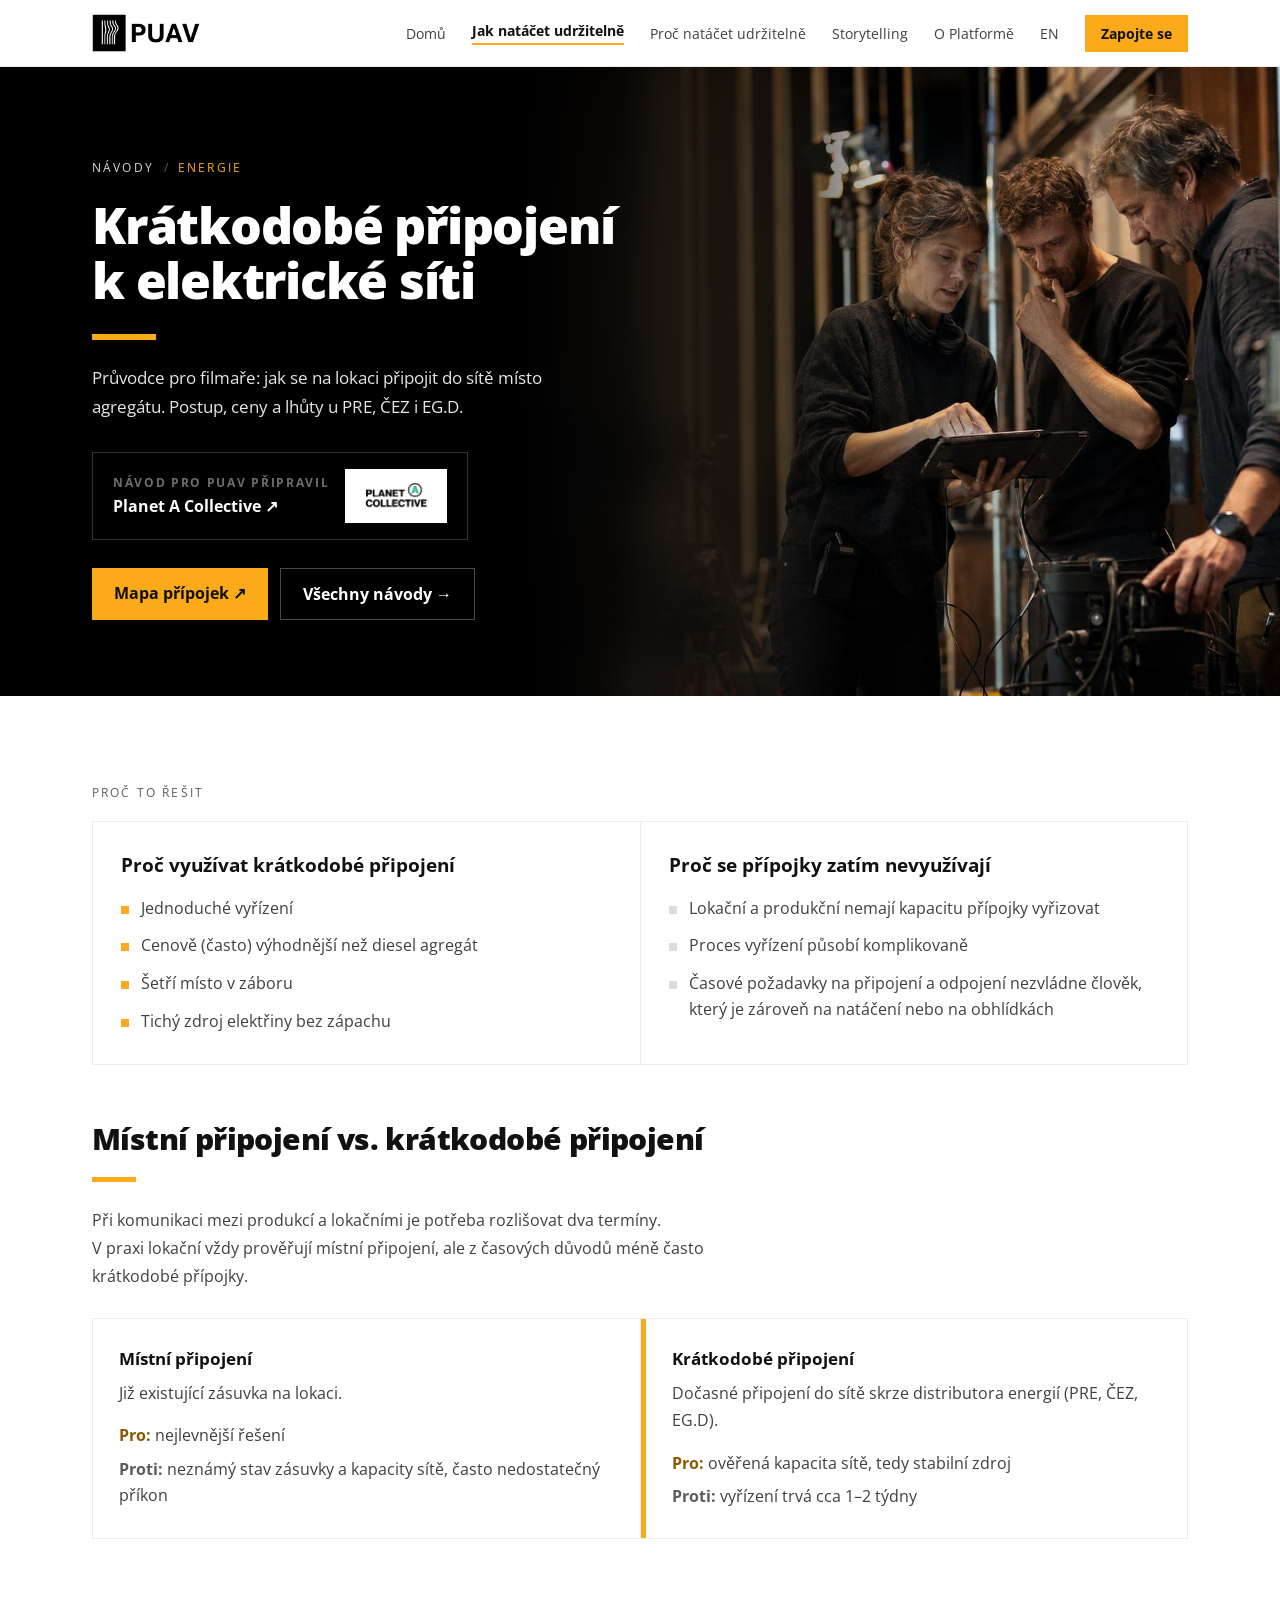
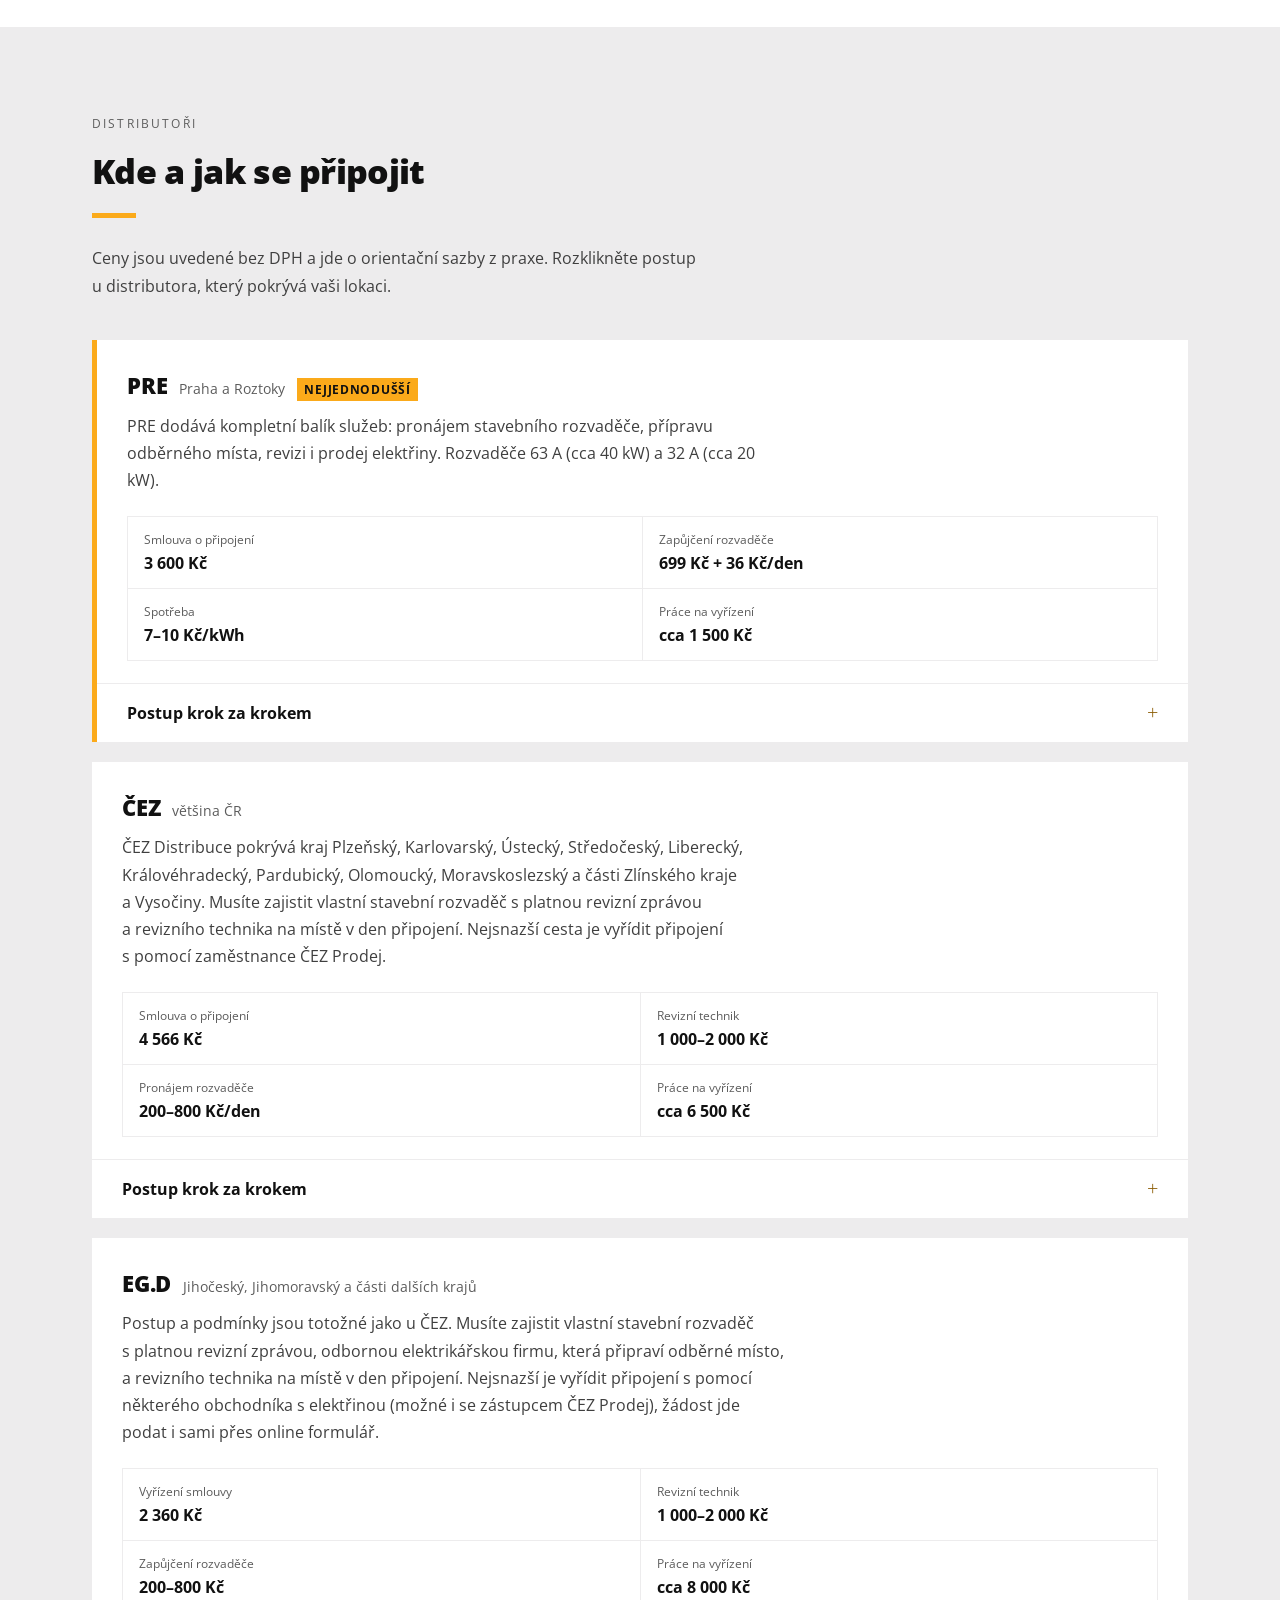
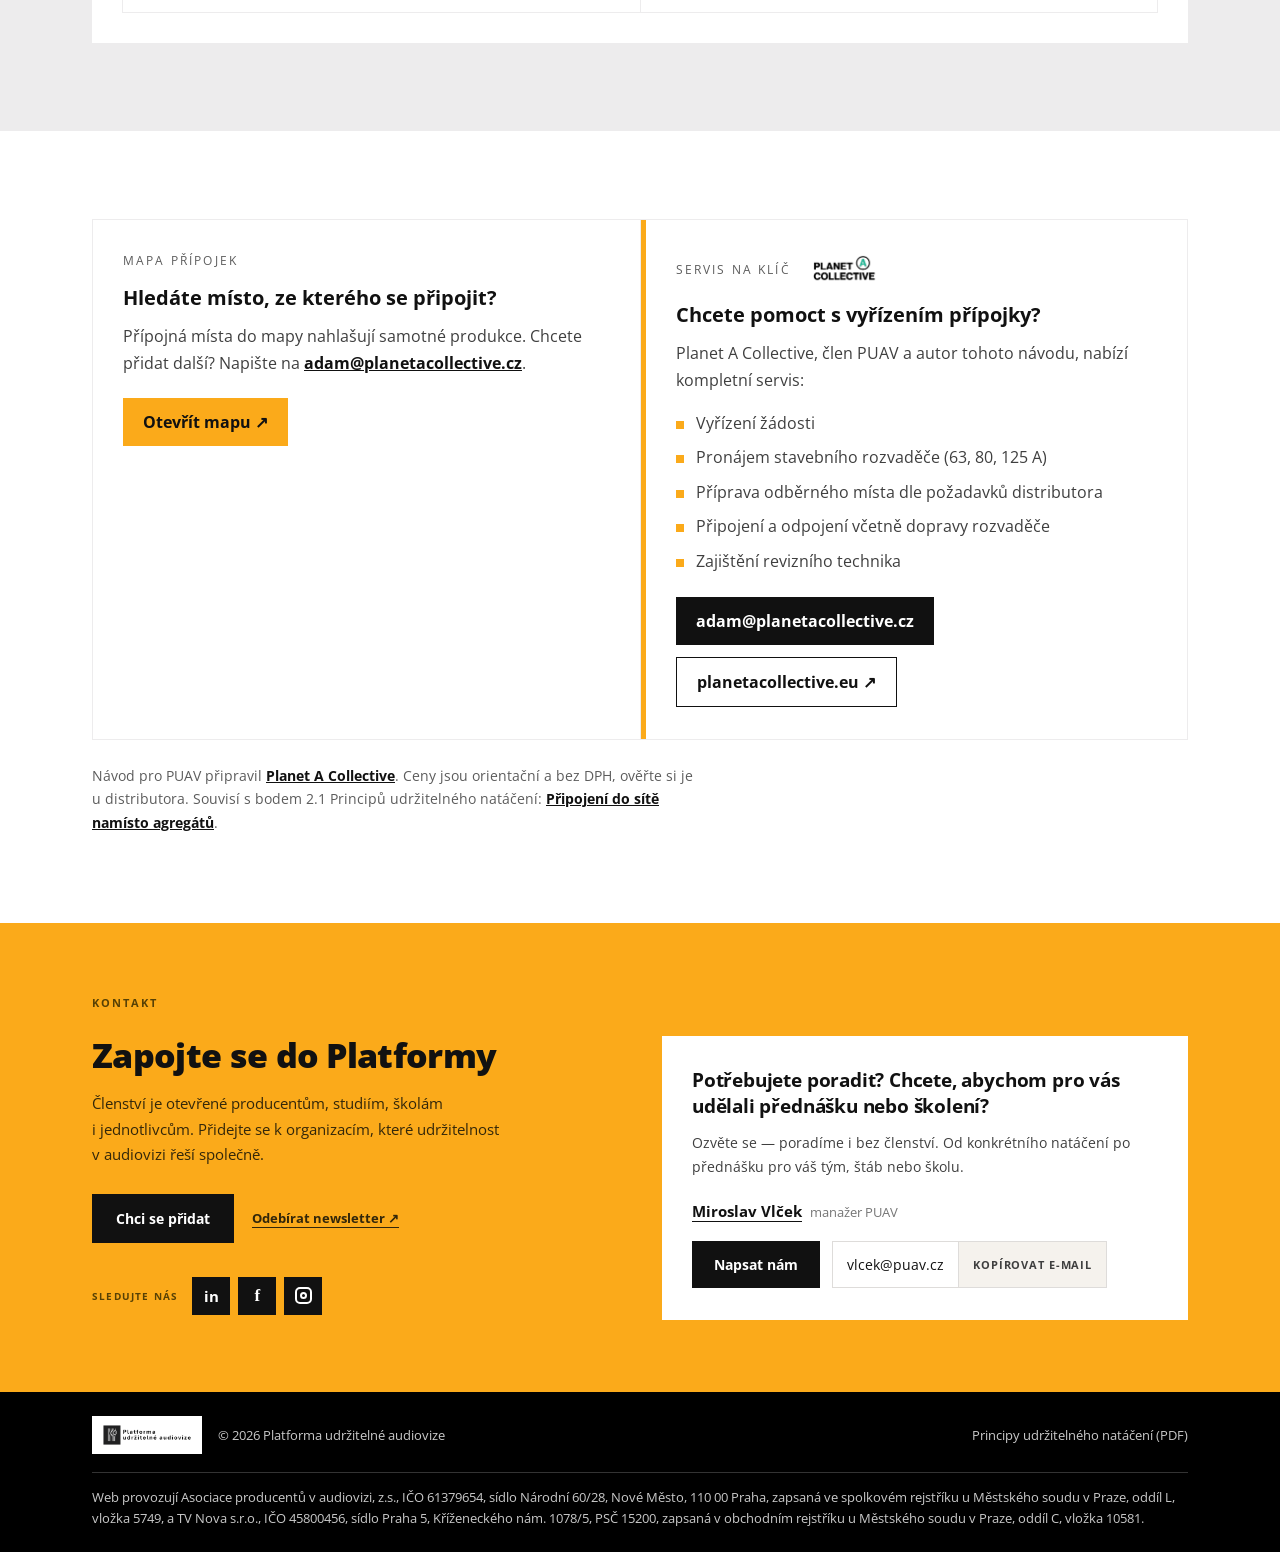
<file: docs/kratkodobe-pripojeni-k-siti/index.html>
<!DOCTYPE html>
<html lang="cs">
<head>
<meta charset="utf-8">
<script>document.documentElement.classList.add('js')</script>
<meta name="viewport" content="width=device-width, initial-scale=1">
<title>Krátkodobé připojení k elektrické síti - návod pro filmaře | PUAV</title>
<meta name="description" content="Průvodce pro filmaře: jak se na lokaci připojit do sítě místo agregátu. Postup, ceny a lhůty u PRE, ČEZ i EG.D.">
<link rel="canonical" href="https://www.puav.cz/kratkodobe-pripojeni-k-siti/">
<meta property="og:type" content="website">
<meta property="og:site_name" content="PUAV – Platforma udržitelné audiovize">
<meta property="og:locale" content="cs_CZ">
<meta property="og:title" content="Krátkodobé připojení k elektrické síti - návod pro filmaře | PUAV">
<meta property="og:description" content="Průvodce pro filmaře: jak se na lokaci připojit do sítě místo agregátu. Postup, ceny a lhůty u PRE, ČEZ i EG.D.">
<meta property="og:url" content="https://www.puav.cz/kratkodobe-pripojeni-k-siti/">
<meta property="og:image" content="https://www.puav.cz/assets/img/og-image.jpg">
<meta property="og:image:width" content="1200">
<meta property="og:image:height" content="630">
<meta name="twitter:card" content="summary_large_image">
<link rel="icon" type="image/png" sizes="32x32" href="../assets/img/favicon-32.png">
<link rel="apple-touch-icon" sizes="180x180" href="../assets/img/apple-touch-icon.png">
<link rel="preload" href="../assets/fonts/open-sans-normal-latin-ext.woff2" as="font" type="font/woff2" crossorigin>
<link rel="preload" href="../assets/fonts/open-sans-normal-latin.woff2" as="font" type="font/woff2" crossorigin>
<link rel="stylesheet" href="../assets/css/puav.css?v=11f84668">
<script src="../assets/js/puav.js?v=c92ec332" defer></script>
</head>
<body>
<a href="#main-content" class="skip-link">Přeskočit na hlavní obsah</a>
<div class="page">
<header class="site-header" style="position: sticky; top: 0px; z-index: 50; background: rgb(255, 255, 255); border-bottom: 1px solid rgb(237, 236, 237);">
  <div style="max-width: 1160px; margin: 0px auto; padding: 14px 32px; display: flex; align-items: center; justify-content: space-between; gap: 28px; flex-wrap: wrap;">
    <a href="../" style="display: flex; align-items: center; text-decoration: none; padding-right: 10px;">
      <img width="360" height="127" src="../assets/img/puav-logo.png" alt="PUAV: Platforma udržitelné audiovize" style="height: 38px; width: auto; display: block;">
    </a>
    <button type="button" class="menu-toggle" aria-expanded="false" aria-controls="hlavni-navigace"><span class="menu-toggle-icon" aria-hidden="true"></span><span class="menu-toggle-label">Menu</span></button>
    <nav id="hlavni-navigace" aria-label="Hlavní navigace" style="display: flex; align-items: center; gap: 26px; flex-wrap: wrap;">
      <a href="../" style="font-size: 14px; text-decoration: none; color: rgb(63, 63, 63);">Domů</a>
      <a href="../jak-natacet-udrzitelne/" style="font-size: 14px; font-weight: 700; text-decoration: none; color: rgb(17, 17, 17); border-bottom: 2px solid rgb(251, 170, 26); padding-bottom: 3px;">Jak natáčet udržitelně</a>
      <a href="../proc-natacet-udrzitelne/" style="font-size: 14px; text-decoration: none; color: rgb(63, 63, 63);">Proč natáčet udržitelně</a>
      <a href="../storytelling/" style="font-size: 14px; text-decoration: none; color: rgb(63, 63, 63);">Storytelling</a>
      <a href="../o-platforme/" style="font-size: 14px; text-decoration: none; color: rgb(63, 63, 63);">O&nbsp;Platformě</a>
      <a href="../en/" lang="en" hreflang="en" aria-label="English version" style="font-size: 14px; text-decoration: none; color: rgb(63, 63, 63);">EN</a>
      <a href="#kontakt" style="font-size: 14px; font-weight: 700; text-decoration: none; color: rgb(17, 17, 17); background: rgb(251, 170, 26); padding: 9px 16px;">Zapojte se</a>
    </nav>
  </div></header>
<main id="main-content">
<section style="background: rgb(0, 0, 0); color: rgb(255, 255, 255); position: relative; overflow: hidden;">
  <div style="position: absolute; inset: 0px; overflow: hidden;">
    <img width="1672" height="941" src="../assets/img/foto-stab-pri-nataceni.jpg" alt="" aria-hidden="true" class="r0" style="position: absolute; top: 0px; right: 0px; bottom: 0px; width: 58%; height: 100%; object-fit: cover; object-position: 72% 40%; mask-image: linear-gradient(to right, transparent 0%, rgba(0, 0, 0, 0.5) 22%, rgb(0, 0, 0) 46%);">
    <img width="1672" height="941" src="../assets/img/foto-stab-pri-nataceni.jpg" alt="" aria-hidden="true" class="r0" style="position: absolute; top: 0px; right: 0px; bottom: 0px; width: 58%; height: 100%; object-fit: cover; object-position: 72% 40%; filter: blur(22px) saturate(0.9); transform: scale(1.08); mask-image: linear-gradient(to right, transparent 0%, rgb(0, 0, 0) 16%, transparent 44%);">
    <div style="position: absolute; inset: 0px; background: linear-gradient(to right, rgb(0, 0, 0) 0%, rgb(0, 0, 0) 34%, rgba(0, 0, 0, 0.72) 48%, rgba(0, 0, 0, 0.12) 72%, rgba(0, 0, 0, 0) 100%);"></div>
  </div>
  <div style="max-width: 1160px; margin: 0px auto; padding: 92px 32px 76px; position: relative; min-height: 440px; display: flex; flex-direction: column; justify-content: center;">
    <div style="display: flex; align-items: center; gap: 10px; flex-wrap: wrap; margin-bottom: 22px;">
      <a href="../jak-natacet-udrzitelne/#navody" style="font-size: 12px; letter-spacing: 0.18em; text-transform: uppercase; color: rgb(217, 217, 217); text-decoration: none;">Návody</a>
      <span style="font-size: 12px; color: rgb(92, 92, 92);">/</span>
      <span style="font-size: 12px; letter-spacing: 0.18em; text-transform: uppercase; color: rgb(251, 170, 26);">Energie</span>
    </div>
    <h1 style="font-size: clamp(32px, 4vw, 50px); font-weight: 800; line-height: 1.1; letter-spacing: -0.025em; max-width: 22ch; text-wrap: pretty;">Krátkodobé připojení k&nbsp;elektrické síti</h1>
    <div style="width: 64px; height: 6px; background: rgb(251, 170, 26); margin: 26px 0px 24px;"></div>
    <p style="font-size: 17px; line-height: 1.7; color: rgb(230, 230, 230); max-width: 50ch;">Průvodce pro filmaře: jak se na lokaci připojit do sítě místo agregátu. Postup, ceny a&nbsp;lhůty u&nbsp;PRE, ČEZ i&nbsp;EG.D.</p>
    <div style="display: flex; align-items: center; gap: 16px; flex-wrap: wrap; margin-top: 30px; padding: 16px 20px; border: 1px solid rgb(51, 51, 51); background: rgba(0, 0, 0, 0.5); align-self: flex-start;">
      <div style="display: grid; gap: 4px;">
        <span style="font-size: 12px; font-weight: 700; letter-spacing: 0.14em; text-transform: uppercase; color: rgb(110, 110, 110);">Návod pro PUAV připravil</span>
        <a href="https://www.planetacollective.eu/" target="_blank" rel="noopener" class="hv-text-yellow" style="font-size: 16px; font-weight: 700; color: rgb(255, 255, 255); text-decoration: none;">Planet A&nbsp;Collective ↗</a>
      </div>
      <a href="https://www.planetacollective.eu/" target="_blank" rel="noopener" style="background: rgb(255, 255, 255); padding: 10px 14px; display: flex; align-items: center;">
        <img loading="lazy" decoding="async" width="300" height="138" src="../assets/img/logo-planet-a-collective.png" alt="Planet A Collective" style="height: 34px; width: auto; display: block;">
      </a>
    </div>
    <div style="display: flex; gap: 12px; flex-wrap: wrap; margin-top: 28px;">
      <a href="https://www.mapotic.com/kratkodobepripojky" target="_blank" rel="noopener" style="font-size: 16px; font-weight: 700; text-decoration: none; color: rgb(17, 17, 17); background: rgb(251, 170, 26); padding: 14px 22px;">Mapa přípojek ↗</a>
      <a href="../jak-natacet-udrzitelne/#navody" style="font-size: 16px; font-weight: 700; text-decoration: none; color: rgb(255, 255, 255); border: 1px solid rgb(74, 74, 74); padding: 14px 22px;">Všechny návody →</a>
    </div>
  </div></section>
<section style="max-width: 1160px; margin: 0px auto; padding: 88px 32px;">
  <span style="display: block; font-size: 12px; letter-spacing: 0.18em; text-transform: uppercase; color: rgb(92, 92, 92); margin-bottom: 20px;">Proč to řešit</span>
  <div style="display: grid; grid-template-columns: repeat(auto-fit, minmax(300px, 1fr)); gap: 1px; background: rgb(237, 236, 237); border: 1px solid rgb(237, 236, 237);" class="r5">
    <div style="background: rgb(255, 255, 255); padding: 30px 28px;">
      <h2 style="font-size: 19px; font-weight: 700; margin-bottom: 18px;">Proč využívat krátkodobé připojení</h2>
      <ul style="display: grid; gap: 12px;">
        <li style="display: flex; gap: 12px; align-items: baseline;"><span style="width: 8px; height: 8px; background: rgb(251, 170, 26); flex: 0 0 auto;"></span><span style="font-size: 16px; line-height: 1.6; color: rgb(63, 63, 63);">Jednoduché vyřízení</span></li>
        <li style="display: flex; gap: 12px; align-items: baseline;"><span style="width: 8px; height: 8px; background: rgb(251, 170, 26); flex: 0 0 auto;"></span><span style="font-size: 16px; line-height: 1.6; color: rgb(63, 63, 63);">Cenově (často) výhodnější než diesel agregát</span></li>
        <li style="display: flex; gap: 12px; align-items: baseline;"><span style="width: 8px; height: 8px; background: rgb(251, 170, 26); flex: 0 0 auto;"></span><span style="font-size: 16px; line-height: 1.6; color: rgb(63, 63, 63);">Šetří místo v&nbsp;záboru</span></li>
        <li style="display: flex; gap: 12px; align-items: baseline;"><span style="width: 8px; height: 8px; background: rgb(251, 170, 26); flex: 0 0 auto;"></span><span style="font-size: 16px; line-height: 1.6; color: rgb(63, 63, 63);">Tichý zdroj elektřiny bez zápachu</span></li>
      </ul>
    </div>
    <div style="background: rgb(255, 255, 255); padding: 30px 28px;">
      <h2 style="font-size: 19px; font-weight: 700; margin-bottom: 18px;">Proč se přípojky zatím nevyužívají</h2>
      <ul style="display: grid; gap: 12px;">
        <li style="display: flex; gap: 12px; align-items: baseline;"><span style="width: 8px; height: 8px; background: rgb(222, 220, 218); flex: 0 0 auto;"></span><span style="font-size: 16px; line-height: 1.6; color: rgb(63, 63, 63);">Lokační a&nbsp;produkční nemají kapacitu přípojky vyřizovat</span></li>
        <li style="display: flex; gap: 12px; align-items: baseline;"><span style="width: 8px; height: 8px; background: rgb(222, 220, 218); flex: 0 0 auto;"></span><span style="font-size: 16px; line-height: 1.6; color: rgb(63, 63, 63);">Proces vyřízení působí komplikovaně</span></li>
        <li style="display: flex; gap: 12px; align-items: baseline;"><span style="width: 8px; height: 8px; background: rgb(222, 220, 218); flex: 0 0 auto;"></span><span style="font-size: 16px; line-height: 1.6; color: rgb(63, 63, 63);">Časové požadavky na připojení a&nbsp;odpojení nezvládne člověk, který je zároveň na natáčení nebo na obhlídkách</span></li>
      </ul>
    </div>
  </div>

  <h2 style="font-size: clamp(24px, 2.6vw, 30px); font-weight: 800; letter-spacing: -0.02em; line-height: 1.2; margin: 56px 0px 0px;">Místní připojení vs. krátkodobé připojení</h2>
  <div style="width: 44px; height: 5px; background: rgb(251, 170, 26); margin: 20px 0px 24px;"></div>
  <p style="font-size: 16px; line-height: 1.75; color: rgb(63, 63, 63); max-width: 68ch;">Při komunikaci mezi produkcí a&nbsp;lokačními je potřeba rozlišovat dva termíny. V&nbsp;praxi lokační vždy prověřují místní připojení, ale z&nbsp;časových důvodů méně často krátkodobé přípojky.</p>
  <div style="display: grid; grid-template-columns: repeat(auto-fit, minmax(300px, 1fr)); gap: 1px; background: rgb(237, 236, 237); border: 1px solid rgb(237, 236, 237); margin-top: 28px;" class="r5">
    <div style="background: rgb(255, 255, 255); padding: 28px 26px;">
      <h3 style="font-size: 17px; font-weight: 700; margin-bottom: 10px;">Místní připojení</h3>
      <p style="font-size: 16px; line-height: 1.7; color: rgb(63, 63, 63); margin-bottom: 16px;">Již existující zásuvka na lokaci.</p>
      <div style="display: grid; gap: 8px;">
        <div style="font-size: 16px; line-height: 1.6;"><strong style="font-weight: 700; color: rgb(138, 90, 0);">Pro:</strong> <span style="color: rgb(63, 63, 63);">nejlevnější řešení</span></div>
        <div style="font-size: 16px; line-height: 1.6;"><strong style="font-weight: 700; color: rgb(92, 92, 92);">Proti:</strong> <span style="color: rgb(63, 63, 63);">neznámý stav zásuvky a&nbsp;kapacity sítě, často nedostatečný příkon</span></div>
      </div>
    </div>
    <div style="background: rgb(255, 255, 255); padding: 28px 26px; border-left: 5px solid rgb(251, 170, 26);">
      <h3 style="font-size: 17px; font-weight: 700; margin-bottom: 10px;">Krátkodobé připojení</h3>
      <p style="font-size: 16px; line-height: 1.7; color: rgb(63, 63, 63); margin-bottom: 16px;">Dočasné připojení do sítě skrze distributora energií (PRE, ČEZ, EG.D).</p>
      <div style="display: grid; gap: 8px;">
        <div style="font-size: 16px; line-height: 1.6;"><strong style="font-weight: 700; color: rgb(138, 90, 0);">Pro:</strong> <span style="color: rgb(63, 63, 63);">ověřená kapacita sítě, tedy stabilní zdroj</span></div>
        <div style="font-size: 16px; line-height: 1.6;"><strong style="font-weight: 700; color: rgb(92, 92, 92);">Proti:</strong> <span style="color: rgb(63, 63, 63);">vyřízení trvá cca 1–2 týdny</span></div>
      </div>
    </div>
  </div></section>
<section style="background: rgb(237, 236, 237);">
  <div style="max-width: 1160px; margin: 0px auto; padding: 88px 32px;">
    <span style="display: block; font-size: 12px; letter-spacing: 0.18em; text-transform: uppercase; color: rgb(92, 92, 92); margin-bottom: 20px;">Distributoři</span>
    <h2 style="font-size: clamp(26px, 2.8vw, 34px); font-weight: 800; letter-spacing: -0.02em; line-height: 1.15;">Kde a&nbsp;jak se připojit</h2>
    <div style="width: 44px; height: 5px; background: rgb(251, 170, 26); margin: 22px 0px 26px;"></div>
    <p style="font-size: 16px; line-height: 1.75; color: rgb(63, 63, 63); max-width: 68ch;">Ceny jsou uvedené bez DPH a&nbsp;jde o&nbsp;orientační sazby z&nbsp;praxe. Rozklikněte postup u&nbsp;distributora, který pokrývá vaši lokaci.</p>

    <div style="display: grid; gap: 20px; margin-top: 40px;">

      <div style="background: rgb(255, 255, 255); border-left: 5px solid rgb(251, 170, 26);">
        <div style="padding: 30px 30px 0px;">
          <div style="display: flex; align-items: baseline; gap: 12px; flex-wrap: wrap;">
            <h3 style="font-size: 22px; font-weight: 800; letter-spacing: -0.01em;">PRE</h3>
            <span style="font-size: 14px; color: rgb(92, 92, 92);">Praha a&nbsp;Roztoky</span>
            <span style="font-size: 12px; font-weight: 700; letter-spacing: 0.06em; text-transform: uppercase; background: rgb(251, 170, 26); color: rgb(17, 17, 17); padding: 3px 7px;">nejjednodušší</span>
          </div>
          <p style="font-size: 16px; line-height: 1.7; color: rgb(63, 63, 63); margin-top: 12px; max-width: 70ch;">PRE dodává kompletní balík služeb: pronájem stavebního rozvaděče, přípravu odběrného místa, revizi i&nbsp;prodej elektřiny. Rozvaděče 63 A&nbsp;(cca 40 kW) a&nbsp;32 A&nbsp;(cca 20 kW).</p>
          <div style="display: grid; grid-template-columns: repeat(2, minmax(0px, 1fr)); gap: 1px; background: rgb(237, 236, 237); border: 1px solid rgb(237, 236, 237); margin-top: 22px;">
            <div style="background: rgb(255, 255, 255); padding: 14px 16px;"><span style="display: block; font-size: 12px; color: rgb(92, 92, 92); margin-bottom: 4px;">Smlouva o&nbsp;připojení</span><strong style="font-size: 16px; font-weight: 700;">3 600 Kč</strong></div>
            <div style="background: rgb(255, 255, 255); padding: 14px 16px;"><span style="display: block; font-size: 12px; color: rgb(92, 92, 92); margin-bottom: 4px;">Zapůjčení rozvaděče</span><strong style="font-size: 16px; font-weight: 700;">699 Kč + 36 Kč/den</strong></div>
            <div style="background: rgb(255, 255, 255); padding: 14px 16px;"><span style="display: block; font-size: 12px; color: rgb(92, 92, 92); margin-bottom: 4px;">Spotřeba</span><strong style="font-size: 16px; font-weight: 700;">7–10 Kč/kWh</strong></div>
            <div style="background: rgb(255, 255, 255); padding: 14px 16px;"><span style="display: block; font-size: 12px; color: rgb(92, 92, 92); margin-bottom: 4px;">Práce na vyřízení</span><strong style="font-size: 16px; font-weight: 700;">cca 1 500 Kč</strong></div>
          </div>
        </div>
        <details style="margin-top: 22px;">
          <summary style="display: flex; align-items: center; justify-content: space-between; gap: 20px; padding: 18px 30px; border-top: 1px solid rgb(237, 236, 237);">
            <span style="font-size: 16px; font-weight: 700;">Postup krok za krokem</span>
            <span class="om-plus" style="font-size: 20px; font-weight: 300; line-height: 1; color: rgb(138, 90, 0); transition: transform 0.2s;">+</span>
          </summary>
          <ol style="display: grid; gap: 22px; padding: 4px 30px 30px;">
            <li style="display: flex; gap: 18px; align-items: flex-start;">
              <span style="font-size: 16px; font-weight: 800; color: rgb(255, 255, 255); background: rgb(17, 17, 17); width: 34px; height: 34px; display: flex; align-items: center; justify-content: center; flex: 0 0 auto;">1</span>
              <div>
                <h4 style="font-size: 16px; font-weight: 700; margin-bottom: 8px;">Odeslání žádosti přes <a href="https://www.predistribuce.cz/cs/potrebuji-zaridit/zakaznici/kratkodoby-odber/sjednani-kratkodobeho-odberu/" target="_blank" rel="noopener">online formulář</a></h4>
                <p style="font-size: 16px; line-height: 1.75; color: rgb(63, 63, 63); max-width: 74ch;">Ideálně alespoň týden před připojením. Přílohy: výpis z&nbsp;obchodního rejstříku a&nbsp;plná moc, pokud žádost nepodává jednatel. Rozvaděč se běžně připojuje den před natáčením a&nbsp;odpojuje den po natáčení (technici pracují nonstop kromě 5:00–6:30 a&nbsp;17:00–19:00). Do pole „Požadovaný příkon“ vyplňte 40 kW za jeden rozvaděč, 80 kW za dva (dvě samostatné smlouvy a&nbsp;platby). Více žádostí lze podat najednou, další adresy a&nbsp;termíny napište do poznámky.</p>
              </div>
            </li>
            <li style="display: flex; gap: 18px; align-items: flex-start;">
              <span style="font-size: 16px; font-weight: 800; color: rgb(255, 255, 255); background: rgb(17, 17, 17); width: 34px; height: 34px; display: flex; align-items: center; justify-content: center; flex: 0 0 auto;">2</span>
              <div>
                <h4 style="font-size: 16px; font-weight: 700; margin-bottom: 8px;">Vyjádření PRE, zpravidla do 24 hodin</h4>
                <p style="font-size: 16px; line-height: 1.75; color: rgb(63, 63, 63); max-width: 74ch;">Pokud připojení na požadované adrese nejde, PRE pošle mapku s&nbsp;dalšími možnostmi. U&nbsp;velkých objektů zkontrolujte přípojné místo na mapce: může být na správné adrese, ale o&nbsp;200 metrů dál, než potřebujete. Po vašem schválení nechá PRE místo technicky prošetřit, do té doby připojení schválené není. Po technickém schválení připraví smlouvu.</p>
              </div>
            </li>
            <li style="display: flex; gap: 18px; align-items: flex-start;">
              <span style="font-size: 16px; font-weight: 800; color: rgb(255, 255, 255); background: rgb(17, 17, 17); width: 34px; height: 34px; display: flex; align-items: center; justify-content: center; flex: 0 0 auto;">3</span>
              <div>
                <h4 style="font-size: 16px; font-weight: 700; margin-bottom: 8px;">Podpis smlouvy, nejpozději 3 dny před připojením</h4>
                <p style="font-size: 16px; line-height: 1.75; color: rgb(63, 63, 63); max-width: 74ch;">Do podpisu lze žádost zrušit zdarma. Podepsat jde elektronicky, stačí neověřený elektronický podpis.</p>
              </div>
            </li>
            <li style="display: flex; gap: 18px; align-items: flex-start;">
              <span style="font-size: 16px; font-weight: 800; color: rgb(255, 255, 255); background: rgb(17, 17, 17); width: 34px; height: 34px; display: flex; align-items: center; justify-content: center; flex: 0 0 auto;">4</span>
              <div>
                <h4 style="font-size: 16px; font-weight: 700; margin-bottom: 8px;">Připojení</h4>
                <p style="font-size: 16px; line-height: 1.75; color: rgb(63, 63, 63); max-width: 74ch;">Technici bývají na místě často 30 minut před smluveným časem. Odpovědná osoba na místě podepíše protokol o&nbsp;připojení a&nbsp;odpojení.</p>
              </div>
            </li>
            <li style="display: flex; gap: 18px; align-items: flex-start;">
              <span style="font-size: 16px; font-weight: 800; color: rgb(17, 17, 17); background: rgb(251, 170, 26); width: 34px; height: 34px; display: flex; align-items: center; justify-content: center; flex: 0 0 auto;">5</span>
              <div>
                <h4 style="font-size: 16px; font-weight: 700; margin-bottom: 8px;">Odpojení</h4>
                <p style="font-size: 16px; line-height: 1.75; color: rgb(63, 63, 63); max-width: 74ch;">Hlídejte si plánovaný čas odpojení. Zbytečný výjezd techniků, například když potřebujete natáčet déle, než je ve smlouvě, je účtovaný poplatkem 1 800 Kč.</p>
              </div>
            </li>
          </ol>
        </details>
      </div>

      <div style="background: rgb(255, 255, 255);">
        <div style="padding: 30px 30px 0px;">
          <div style="display: flex; align-items: baseline; gap: 12px; flex-wrap: wrap;">
            <h3 style="font-size: 22px; font-weight: 800; letter-spacing: -0.01em;">ČEZ</h3>
            <span style="font-size: 14px; color: rgb(92, 92, 92);">většina ČR</span>
          </div>
          <p style="font-size: 16px; line-height: 1.7; color: rgb(63, 63, 63); margin-top: 12px; max-width: 74ch;">ČEZ Distribuce pokrývá kraj Plzeňský, Karlovarský, Ústecký, Středočeský, Liberecký, Královéhradecký, Pardubický, Olomoucký, Moravskoslezský a&nbsp;části Zlínského kraje a&nbsp;Vysočiny. Musíte zajistit vlastní stavební rozvaděč s&nbsp;platnou revizní zprávou a&nbsp;revizního technika na místě v&nbsp;den připojení. Nejsnazší cesta je vyřídit připojení s&nbsp;pomocí zaměstnance ČEZ Prodej.</p>
          <div style="display: grid; grid-template-columns: repeat(2, minmax(0px, 1fr)); gap: 1px; background: rgb(237, 236, 237); border: 1px solid rgb(237, 236, 237); margin-top: 22px;">
            <div style="background: rgb(255, 255, 255); padding: 14px 16px;"><span style="display: block; font-size: 12px; color: rgb(92, 92, 92); margin-bottom: 4px;">Smlouva o&nbsp;připojení</span><strong style="font-size: 16px; font-weight: 700;">4 566 Kč</strong></div>
            <div style="background: rgb(255, 255, 255); padding: 14px 16px;"><span style="display: block; font-size: 12px; color: rgb(92, 92, 92); margin-bottom: 4px;">Revizní technik</span><strong style="font-size: 16px; font-weight: 700;">1 000–2 000 Kč</strong></div>
            <div style="background: rgb(255, 255, 255); padding: 14px 16px;"><span style="display: block; font-size: 12px; color: rgb(92, 92, 92); margin-bottom: 4px;">Pronájem rozvaděče</span><strong style="font-size: 16px; font-weight: 700;">200–800 Kč/den</strong></div>
            <div style="background: rgb(255, 255, 255); padding: 14px 16px;"><span style="display: block; font-size: 12px; color: rgb(92, 92, 92); margin-bottom: 4px;">Práce na vyřízení</span><strong style="font-size: 16px; font-weight: 700;">cca 6 500 Kč</strong></div>
          </div>
        </div>
        <details style="margin-top: 22px;">
          <summary style="display: flex; align-items: center; justify-content: space-between; gap: 20px; padding: 18px 30px; border-top: 1px solid rgb(237, 236, 237);">
            <span style="font-size: 16px; font-weight: 700;">Postup krok za krokem</span>
            <span class="om-plus" style="font-size: 20px; font-weight: 300; line-height: 1; color: rgb(138, 90, 0); transition: transform 0.2s;">+</span>
          </summary>
          <ol style="display: grid; gap: 20px; padding: 4px 30px 30px;">
            <li style="display: flex; gap: 18px; align-items: flex-start;">
              <span style="font-size: 16px; font-weight: 800; color: rgb(255, 255, 255); background: rgb(17, 17, 17); width: 34px; height: 34px; display: flex; align-items: center; justify-content: center; flex: 0 0 auto;">1</span>
              <div>
                <h4 style="font-size: 16px; font-weight: 700; margin-bottom: 8px;">Oslovte zaměstnance ČEZ Prodej</h4>
                <p style="font-size: 16px; line-height: 1.75; color: rgb(63, 63, 63); max-width: 74ch;">S&nbsp;vybranými lokacemi a&nbsp;požadovaným příkonem, ještě před technickými obhlídkami. Zástupce vám může poslat mapku s&nbsp;možnostmi zatím neověřených přípojných bodů.</p>
              </div>
            </li>
            <li style="display: flex; gap: 18px; align-items: flex-start;">
              <span style="font-size: 16px; font-weight: 800; color: rgb(255, 255, 255); background: rgb(17, 17, 17); width: 34px; height: 34px; display: flex; align-items: center; justify-content: center; flex: 0 0 auto;">2</span>
              <div>
                <h4 style="font-size: 16px; font-weight: 700; margin-bottom: 8px;">Technické obhlídky</h4>
                <p style="font-size: 16px; line-height: 1.75; color: rgb(63, 63, 63); max-width: 74ch;">Na místě obhlédněte a&nbsp;vyfoťte nabízené přípojné místo. Na setu zkontrolujte vhodnost umístění kvůli pohledům kamery.</p>
              </div>
            </li>
            <li style="display: flex; gap: 18px; align-items: flex-start;">
              <span style="font-size: 16px; font-weight: 800; color: rgb(255, 255, 255); background: rgb(17, 17, 17); width: 34px; height: 34px; display: flex; align-items: center; justify-content: center; flex: 0 0 auto;">3</span>
              <div>
                <h4 style="font-size: 16px; font-weight: 700; margin-bottom: 8px;">Podání žádosti, alespoň dva týdny předem</h4>
                <p style="font-size: 16px; line-height: 1.75; color: rgb(63, 63, 63); max-width: 74ch;">Urgentní připojení je také možné. Podklady pošlete mailem zástupci ČEZ Prodej, který za vás vyplní oficiální žádost. Potřebujete: adresu nebo bod na mapě, fakturační údaje, kontaktní osobu, hodnotu hlavního jističe rozvaděče (nejčastěji 63, 80 nebo 125 A) a&nbsp;termíny připojení a&nbsp;odpojení. Povinné přílohy (stačí v&nbsp;průběhu vyřizování): platná revize rozvaděče a&nbsp;případně plná moc.</p>
              </div>
            </li>
            <li style="display: flex; gap: 18px; align-items: flex-start;">
              <span style="font-size: 16px; font-weight: 800; color: rgb(255, 255, 255); background: rgb(17, 17, 17); width: 34px; height: 34px; display: flex; align-items: center; justify-content: center; flex: 0 0 auto;">4</span>
              <div>
                <h4 style="font-size: 16px; font-weight: 700; margin-bottom: 8px;">Uhrazení faktury</h4>
                <p style="font-size: 16px; line-height: 1.75; color: rgb(63, 63, 63); max-width: 74ch;">Povinný krok, bez kterého vás nepřipojí (na rozdíl od PRE, kde se faktura vystavuje zpětně). Proces lze v&nbsp;případě potřeby urychlit dodáním potvrzení o&nbsp;platbě.</p>
              </div>
            </li>
            <li style="display: flex; gap: 18px; align-items: flex-start;">
              <span style="font-size: 16px; font-weight: 800; color: rgb(255, 255, 255); background: rgb(17, 17, 17); width: 34px; height: 34px; display: flex; align-items: center; justify-content: center; flex: 0 0 auto;">5</span>
              <div>
                <h4 style="font-size: 16px; font-weight: 700; margin-bottom: 8px;">Podpis smlouvy s&nbsp;ČEZ Distribuce</h4>
                <p style="font-size: 16px; line-height: 1.75; color: rgb(63, 63, 63); max-width: 74ch;">Důležité: až ve smlouvě se dozvíte konkrétní přípojný bod, požadavky na připojení a&nbsp;rezervovaný příkon. Před podpisem vždy zkontrolujte, že všechno sedí. Lze podepsat digitálně. Ideální je mít 7 dní před připojením zaplacenou fakturu i&nbsp;podepsanou smlouvu.</p>
              </div>
            </li>
            <li style="display: flex; gap: 18px; align-items: flex-start;">
              <span style="font-size: 16px; font-weight: 800; color: rgb(255, 255, 255); background: rgb(17, 17, 17); width: 34px; height: 34px; display: flex; align-items: center; justify-content: center; flex: 0 0 auto;">6</span>
              <div>
                <h4 style="font-size: 16px; font-weight: 700; margin-bottom: 8px;">Smlouva o&nbsp;sdružených dodávkách s&nbsp;ČEZ Prodej</h4>
                <p style="font-size: 16px; line-height: 1.75; color: rgb(63, 63, 63); max-width: 74ch;">Také jde podepsat digitálně.</p>
              </div>
            </li>
            <li style="display: flex; gap: 18px; align-items: flex-start;">
              <span style="font-size: 16px; font-weight: 800; color: rgb(255, 255, 255); background: rgb(17, 17, 17); width: 34px; height: 34px; display: flex; align-items: center; justify-content: center; flex: 0 0 auto;">7</span>
              <div>
                <h4 style="font-size: 16px; font-weight: 700; margin-bottom: 8px;">Domluvení termínu připojení a&nbsp;odpojení</h4>
                <p style="font-size: 16px; line-height: 1.75; color: rgb(63, 63, 63); max-width: 74ch;">Skrze zástupce ČEZ Prodej. Několik dní předem vám zavolá zástupce ČEZ Distribuce a&nbsp;potvrdí hodinové okno. ČEZ Distribuce připojuje pouze v&nbsp;pracovní dny mezi 8:00 a&nbsp;16:00.</p>
              </div>
            </li>
            <li style="display: flex; gap: 18px; align-items: flex-start;">
              <span style="font-size: 16px; font-weight: 800; color: rgb(255, 255, 255); background: rgb(17, 17, 17); width: 34px; height: 34px; display: flex; align-items: center; justify-content: center; flex: 0 0 auto;">8</span>
              <div>
                <h4 style="font-size: 16px; font-weight: 700; margin-bottom: 8px;">Připojení</h4>
                <p style="font-size: 16px; line-height: 1.75; color: rgb(63, 63, 63); max-width: 74ch;">Rozvaděč připravíte dle požadavků ve smlouvě, liší se podle toho, jestli se připojujete do rozpojovací skříně, na sloup vedení a&nbsp;podobně. V&nbsp;den připojení je na místě pověřená osoba s&nbsp;rozvaděčem a&nbsp;domluvený revizní technik. Za ČEZ přijedou dvě auta: technik, který připojí rozvaděč do sítě, a&nbsp;technik, který namontuje elektroměr a&nbsp;převezme revizní zprávu.</p>
              </div>
            </li>
            <li style="display: flex; gap: 18px; align-items: flex-start;">
              <span style="font-size: 16px; font-weight: 800; color: rgb(17, 17, 17); background: rgb(251, 170, 26); width: 34px; height: 34px; display: flex; align-items: center; justify-content: center; flex: 0 0 auto;">9</span>
              <div>
                <h4 style="font-size: 16px; font-weight: 700; margin-bottom: 8px;">Odpojení</h4>
                <p style="font-size: 16px; line-height: 1.75; color: rgb(63, 63, 63); max-width: 74ch;">Technici odmontují elektroměr a&nbsp;odpojí rozvaděč od sítě, vaše přítomnost není nutná. Pověřená osoba pak rozvaděč vyzvedne.</p>
              </div>
            </li>
          </ol>
        </details>
      </div>

      <div style="background: rgb(255, 255, 255); padding: 30px;">
        <div style="display: flex; align-items: baseline; gap: 12px; flex-wrap: wrap;">
          <h3 style="font-size: 22px; font-weight: 800; letter-spacing: -0.01em;">EG.D</h3>
          <span style="font-size: 14px; color: rgb(92, 92, 92);">Jihočeský, Jihomoravský a&nbsp;části dalších krajů</span>
        </div>
        <p style="font-size: 16px; line-height: 1.7; color: rgb(63, 63, 63); margin-top: 12px; max-width: 74ch;">Postup a&nbsp;podmínky jsou totožné jako u&nbsp;ČEZ. Musíte zajistit vlastní stavební rozvaděč s&nbsp;platnou revizní zprávou, odbornou elektrikářskou firmu, která připraví odběrné místo, a&nbsp;revizního technika na místě v&nbsp;den připojení. Nejsnazší je vyřídit připojení s&nbsp;pomocí některého obchodníka s&nbsp;elektřinou (možné i&nbsp;se zástupcem ČEZ Prodej), žádost jde podat i&nbsp;sami přes online formulář.</p>
        <div style="display: grid; grid-template-columns: repeat(2, minmax(0px, 1fr)); gap: 1px; background: rgb(237, 236, 237); border: 1px solid rgb(237, 236, 237); margin-top: 22px;">
          <div style="background: rgb(255, 255, 255); padding: 14px 16px;"><span style="display: block; font-size: 12px; color: rgb(92, 92, 92); margin-bottom: 4px;">Vyřízení smlouvy</span><strong style="font-size: 16px; font-weight: 700;">2 360 Kč</strong></div>
          <div style="background: rgb(255, 255, 255); padding: 14px 16px;"><span style="display: block; font-size: 12px; color: rgb(92, 92, 92); margin-bottom: 4px;">Revizní technik</span><strong style="font-size: 16px; font-weight: 700;">1 000–2 000 Kč</strong></div>
          <div style="background: rgb(255, 255, 255); padding: 14px 16px;"><span style="display: block; font-size: 12px; color: rgb(92, 92, 92); margin-bottom: 4px;">Zapůjčení rozvaděče</span><strong style="font-size: 16px; font-weight: 700;">200–800 Kč</strong></div>
          <div style="background: rgb(255, 255, 255); padding: 14px 16px;"><span style="display: block; font-size: 12px; color: rgb(92, 92, 92); margin-bottom: 4px;">Práce na vyřízení</span><strong style="font-size: 16px; font-weight: 700;">cca 8 000 Kč</strong></div>
        </div>
      </div>

    </div>
  </div></section>
<section style="max-width: 1160px; margin: 0px auto; padding: 88px 32px;">
  <div style="display: grid; grid-template-columns: repeat(auto-fit, minmax(320px, 1fr)); gap: 1px; background: rgb(237, 236, 237); border: 1px solid rgb(237, 236, 237);" class="r5">
    <div style="background: rgb(255, 255, 255); padding: 32px 30px;">
      <span style="display: block; font-size: 12px; letter-spacing: 0.18em; text-transform: uppercase; color: rgb(92, 92, 92); margin-bottom: 16px;">Mapa přípojek</span>
      <h2 style="font-size: 20px; font-weight: 700; line-height: 1.3; margin-bottom: 12px;">Hledáte místo, ze kterého se připojit?</h2>
      <p style="font-size: 16px; line-height: 1.7; color: rgb(63, 63, 63); margin-bottom: 20px;">Přípojná místa do mapy nahlašují samotné produkce. Chcete přidat další? Napište na <a href="mailto:adam@planetacollective.cz" style="font-weight: 700;">adam@planetacollective.cz</a>.</p>
      <a href="https://www.mapotic.com/kratkodobepripojky" target="_blank" rel="noopener" style="font-size: 16px; font-weight: 700; text-decoration: none; color: rgb(17, 17, 17); background: rgb(251, 170, 26); padding: 13px 20px; display: inline-block;">Otevřít mapu ↗</a>
    </div>
    <div style="background: rgb(255, 255, 255); padding: 32px 30px; border-left: 5px solid rgb(251, 170, 26);">
      <div style="display: flex; align-items: center; gap: 16px; flex-wrap: wrap; margin-bottom: 16px;">
        <span style="font-size: 12px; letter-spacing: 0.18em; text-transform: uppercase; color: rgb(92, 92, 92);">Servis na klíč</span>
        <img loading="lazy" decoding="async" width="300" height="138" src="../assets/img/logo-planet-a-collective.png" alt="Planet A Collective" style="height: 34px; width: auto; display: block;">
      </div>
      <h2 style="font-size: 20px; font-weight: 700; line-height: 1.3; margin-bottom: 12px;">Chcete pomoct s&nbsp;vyřízením přípojky?</h2>
      <p style="font-size: 16px; line-height: 1.7; color: rgb(63, 63, 63); margin-bottom: 16px;">Planet A&nbsp;Collective, člen PUAV a&nbsp;autor tohoto návodu, nabízí kompletní servis:</p>
      <ul style="display: grid; gap: 9px; margin-bottom: 22px;">
        <li style="display: flex; gap: 12px; align-items: baseline;"><span style="width: 8px; height: 8px; background: rgb(251, 170, 26); flex: 0 0 auto;"></span><span style="font-size: 16px; line-height: 1.6; color: rgb(63, 63, 63);">Vyřízení žádosti</span></li>
        <li style="display: flex; gap: 12px; align-items: baseline;"><span style="width: 8px; height: 8px; background: rgb(251, 170, 26); flex: 0 0 auto;"></span><span style="font-size: 16px; line-height: 1.6; color: rgb(63, 63, 63);">Pronájem stavebního rozvaděče (63, 80, 125 A)</span></li>
        <li style="display: flex; gap: 12px; align-items: baseline;"><span style="width: 8px; height: 8px; background: rgb(251, 170, 26); flex: 0 0 auto;"></span><span style="font-size: 16px; line-height: 1.6; color: rgb(63, 63, 63);">Příprava odběrného místa dle požadavků distributora</span></li>
        <li style="display: flex; gap: 12px; align-items: baseline;"><span style="width: 8px; height: 8px; background: rgb(251, 170, 26); flex: 0 0 auto;"></span><span style="font-size: 16px; line-height: 1.6; color: rgb(63, 63, 63);">Připojení a&nbsp;odpojení včetně dopravy rozvaděče</span></li>
        <li style="display: flex; gap: 12px; align-items: baseline;"><span style="width: 8px; height: 8px; background: rgb(251, 170, 26); flex: 0 0 auto;"></span><span style="font-size: 16px; line-height: 1.6; color: rgb(63, 63, 63);">Zajištění revizního technika</span></li>
      </ul>
      <div style="display: flex; gap: 12px; flex-wrap: wrap;">
        <a href="mailto:adam@planetacollective.cz" style="font-size: 16px; font-weight: 700; text-decoration: none; color: rgb(255, 255, 255); background: rgb(17, 17, 17); padding: 13px 20px;">adam@planetacollective.cz</a>
        <a href="https://www.planetacollective.eu/" target="_blank" rel="noopener" style="font-size: 16px; font-weight: 700; text-decoration: none; color: rgb(17, 17, 17); border: 1px solid rgb(17, 17, 17); padding: 13px 20px;">planetacollective.eu ↗</a>
      </div>
    </div>
  </div>
  <p style="font-size: 14px; line-height: 1.7; color: rgb(92, 92, 92); margin-top: 24px; max-width: 76ch;">Návod pro PUAV připravil <a href="https://www.planetacollective.eu/" target="_blank" rel="noopener" style="font-weight: 700;">Planet A&nbsp;Collective</a>. Ceny jsou orientační a&nbsp;bez DPH, ověřte si je u&nbsp;distributora. Souvisí s&nbsp;bodem 2.1 Principů udržitelného natáčení: <a href="../jak-natacet-udrzitelne/#principy" style="font-weight: 700;">Připojení do sítě namísto agregátů</a>.</p></section>
<section id="kontakt" style="background: rgb(251, 170, 26); color: rgb(17, 17, 17);">
  <div style="max-width: 1160px; margin: 0px auto; padding: 72px 32px;">
    <span style="display: block; font-size: 11px; font-weight: 700; letter-spacing: 0.18em; text-transform: uppercase; color: rgb(87, 65, 5); margin-bottom: 26px;">Kontakt</span>
    <div style="display: grid; grid-template-columns: repeat(auto-fit, minmax(320px, 1fr)); gap: 44px; align-items: start;" class="r5">

      <div>
        <h2 style="font-size: clamp(26px, 2.8vw, 34px); font-weight: 800; letter-spacing: -0.02em; line-height: 1.15; text-wrap: pretty;">Zapojte se do Platformy</h2>
        <p style="font-size: 15px; line-height: 1.7; color: rgb(51, 39, 10); max-width: 46ch; margin-top: 16px;">Členství je otevřené producentům, studiím, školám i&nbsp;jednotlivcům. Přidejte se k&nbsp;organizacím, které udržitelnost v&nbsp;audiovizi řeší společně.</p>
        <div style="display: flex; align-items: center; gap: 18px; flex-wrap: wrap; margin-top: 26px;">
          <button type="button" data-contact="Členství v PUAV" aria-haspopup="dialog" class="hv-bg-dark" style="font-family: inherit; font-size: 14px; font-weight: 700; color: rgb(255, 255, 255); background: rgb(17, 17, 17); border-width: medium; border-style: none; border-color: currentcolor; border-image: none; padding: 15px 24px; cursor: pointer;">Chci se přidat</button>
          <a href="https://puav.substack.com/" target="_blank" rel="noopener" class="hv-text-black" style="font-size: 13px; font-weight: 700; color: rgb(51, 39, 10); text-decoration: underline; text-underline-offset: 4px;">Odebírat newsletter ↗</a>
        </div>
        <div style="display: flex; align-items: center; gap: 14px; flex-wrap: wrap; margin-top: 34px;">
          <span style="font-size: 10px; font-weight: 700; letter-spacing: 0.12em; text-transform: uppercase; color: rgb(87, 65, 5);">Sledujte nás</span>
          <div style="display: flex; gap: 8px;">
            <a href="https://www.linkedin.com/company/puavcz" target="_blank" rel="noopener" aria-label="LinkedIn" title="LinkedIn" class="hv-social" style="width: 38px; height: 38px; background: rgb(17, 17, 17); color: rgb(255, 255, 255); display: flex; align-items: center; justify-content: center; text-decoration: none; font-size: 15px; font-weight: 700; letter-spacing: -0.01em;">in</a>
            <a href="https://www.facebook.com/puav.cz" target="_blank" rel="noopener" aria-label="Facebook" title="Facebook" class="hv-social" style="width: 38px; height: 38px; background: rgb(17, 17, 17); color: rgb(255, 255, 255); display: flex; align-items: center; justify-content: center; text-decoration: none; font-size: 17px; font-weight: 700; font-family: Georgia, &quot;Times New Roman&quot;, serif;">f</a>
            <a href="https://www.instagram.com/puav.cz/" target="_blank" rel="noopener" aria-label="Instagram" title="Instagram" class="hv-social" style="width: 38px; height: 38px; background: rgb(17, 17, 17); color: rgb(255, 255, 255); display: flex; align-items: center; justify-content: center; text-decoration: none;"><span style="width: 17px; height: 17px; border: 2px solid; border-radius: 5px; display: flex; align-items: center; justify-content: center;"><span style="width: 7px; height: 7px; border: 2px solid; border-radius: 50%;"></span></span></a>
          </div>
        </div>
      </div>

      <div style="background: rgb(255, 255, 255); padding: 32px 30px;">
        <h3 style="font-size: 19px; font-weight: 700; line-height: 1.35; letter-spacing: -0.01em; text-wrap: pretty;">Potřebujete poradit? Chcete, abychom pro vás udělali přednášku nebo školení?</h3>
        <p style="font-size: 14px; line-height: 1.7; color: rgb(63, 63, 63); margin-top: 12px;">Ozvěte se — poradíme i&nbsp;bez členství. Od konkrétního natáčení po přednášku pro váš tým, štáb nebo školu.</p>
        <div style="display: flex; align-items: baseline; gap: 8px; flex-wrap: wrap; margin-top: 22px;">
          <a href="../o-platforme/#manazer" style="font-size: 15px; font-weight: 700; color: rgb(17, 17, 17); text-decoration: underline; text-decoration-thickness: 1px; text-underline-offset: 4px;">Miroslav Vlček</a>
          <span style="font-size: 13px; color: rgb(118, 118, 118);">manažer PUAV</span>
        </div>
        <div style="display: flex; align-items: center; gap: 12px; flex-wrap: wrap; margin-top: 20px;">
          <button type="button" data-contact="Konzultace, přednáška nebo školení" aria-haspopup="dialog" class="hv-bg-dark" style="font-family: inherit; font-size: 14px; font-weight: 700; color: rgb(255, 255, 255); background: rgb(17, 17, 17); border-width: medium; border-style: none; border-color: currentcolor; border-image: none; padding: 14px 22px; cursor: pointer;">Napsat nám</button>
          <div style="display: flex; align-items: stretch; border: 1px solid rgb(222, 220, 218);">
            <a href="mailto:vlcek@puav.cz" class="hv-chip" style="font-size: 14px; text-decoration: none; padding: 13px 14px; display: flex; align-items: center;">vlcek@puav.cz</a>
            <button type="button" data-copy-mail title="Zkopírovat e-mail" class="hv-yellow" style="font-family: inherit; font-size: 11px; font-weight: 700; letter-spacing: 0.08em; text-transform: uppercase; color: rgb(63, 63, 63); background: rgb(245, 242, 237); border-width: medium medium medium 1px; border-style: none none none solid; border-color: currentcolor currentcolor currentcolor rgb(222, 220, 218); border-image: none; padding: 0px 14px; cursor: pointer; white-space: nowrap;"><span data-copy-label>Kopírovat e-mail</span></button>
          </div>
        </div>
      </div>

    </div>
  </div></section>
</main>
<footer style="background: rgb(0, 0, 0); color: rgb(255, 255, 255);">
  <div style="max-width: 1160px; margin: 0px auto; padding: 24px 32px; display: flex; align-items: center; justify-content: space-between; gap: 18px; flex-wrap: wrap;">
    <div style="display: flex; align-items: center; gap: 16px; flex-wrap: wrap;">
      <div style="background: rgb(255, 255, 255); padding: 9px 11px;">
        <img loading="lazy" decoding="async" width="300" height="68" src="../assets/img/puav-logo-paticka.png" alt="PUAV: Platforma udržitelné audiovize" style="height: 20px; width: auto; display: block;">
      </div>
      <span style="font-size: 13px; color: rgb(201, 201, 201);">© 2026 Platforma udržitelné audiovize</span>
    </div>
    <a href="../ke-stazeni/principy-udrzitelneho-nataceni-cz.pdf" download="Principy udrzitelneho nataceni CZ.pdf" style="font-size: 13px; color: rgb(201, 201, 201); text-decoration: none;">Principy udržitelného natáčení (PDF)</a>
  
    <p style="flex-basis: 100%; font-size: 13px; line-height: 1.6; color: rgb(201, 201, 201); border-top: 1px solid rgb(51, 51, 51); padding-top: 14px;">Web provozují Asociace producentů v&nbsp;audiovizi, z.s., IČO&nbsp;61379654, sídlo Národní 60/28, Nové Město, 110&nbsp;00 Praha, zapsaná ve spolkovém rejstříku u&nbsp;Městského soudu v&nbsp;Praze, oddíl&nbsp;L, vložka&nbsp;5749, a&nbsp;TV Nova s.r.o., IČO&nbsp;45800456, sídlo Praha&nbsp;5, Kříženeckého nám. 1078/5, PSČ&nbsp;15200, zapsaná v&nbsp;obchodním rejstříku u&nbsp;Městského soudu v&nbsp;Praze, oddíl&nbsp;C, vložka&nbsp;10581.</p>
  </div></footer>
</div>
<dialog id="kontakt-dialog" class="contact-dialog" aria-labelledby="kontakt-dialog-title">
  <div style="padding: 34px 32px;">
    <div data-state="form">
      <div style="display: flex; align-items: flex-start; justify-content: space-between; gap: 16px;">
        <div>
          <span style="display: block; font-size: 10px; font-weight: 700; letter-spacing: 0.14em; text-transform: uppercase; color: #767676; margin-bottom: 8px;">Kontaktní formulář</span>
          <h2 id="kontakt-dialog-title" style="font-size: 22px; font-weight: 800; letter-spacing: -0.01em;">Napište nám</h2>
        </div>
        <button type="button" data-close aria-label="Zavřít" class="hv-text-black" style="font-family: inherit; font-size: 18px; line-height: 1; color: #767676; background: none; border: none; padding: 4px; cursor: pointer;">✕</button>
      </div>
      <form id="kontakt-form" style="display: grid; gap: 16px; margin-top: 24px;">
        <label style="display: grid; gap: 7px;">
          <span style="font-size: 10px; font-weight: 700; letter-spacing: 0.12em; text-transform: uppercase; color: #767676;">Téma</span>
          <select name="topic" style="font-family: inherit; font-size: 14px; padding: 11px 12px; border: 1px solid #dedcda; background: #ffffff; color: #111111; width: 100%;">
            <option value="Členství v PUAV">Členství v PUAV</option>
            <option value="Konzultace, přednáška nebo školení">Konzultace, přednáška nebo školení</option>
            <option value="Poradit s konkrétním natáčením">Poradit s konkrétním natáčením</option>
            <option value="Něco jiného">Něco jiného</option>
          </select>
        </label>
        <div style="display: grid; grid-template-columns: repeat(auto-fit, minmax(200px, 1fr)); gap: 16px;">
          <label style="display: grid; gap: 7px;">
            <span style="font-size: 10px; font-weight: 700; letter-spacing: 0.12em; text-transform: uppercase; color: #767676;">Jméno a příjmení</span>
            <input type="text" name="name" required autocomplete="name" placeholder="Jana Nováková" class="fx-field" style="font-family: inherit; font-size: 14px; padding: 11px 12px; border: 1px solid #dedcda; background: #ffffff; color: #111111; width: 100%;">
          </label>
          <label style="display: grid; gap: 7px;">
            <span style="font-size: 10px; font-weight: 700; letter-spacing: 0.12em; text-transform: uppercase; color: #767676;">E-mail</span>
            <input type="email" name="email" required autocomplete="email" placeholder="jana@studio.cz" class="fx-field" style="font-family: inherit; font-size: 14px; padding: 11px 12px; border: 1px solid #dedcda; background: #ffffff; color: #111111; width: 100%;">
          </label>
        </div>
        <label style="display: grid; gap: 7px;">
          <span style="font-size: 10px; font-weight: 700; letter-spacing: 0.12em; text-transform: uppercase; color: #767676;">Organizace nebo projekt</span>
          <input type="text" name="org" autocomplete="organization" placeholder="Nepovinné" class="fx-field" style="font-family: inherit; font-size: 14px; padding: 11px 12px; border: 1px solid #dedcda; background: #ffffff; color: #111111; width: 100%;">
        </label>
        <label style="display: grid; gap: 7px;">
          <span style="font-size: 10px; font-weight: 700; letter-spacing: 0.12em; text-transform: uppercase; color: #767676;">Zpráva</span>
          <textarea name="msg" rows="4" placeholder="Co potřebujete? Kdy a kde?" class="fx-field" style="font-family: inherit; font-size: 14px; line-height: 1.6; padding: 11px 12px; border: 1px solid #dedcda; background: #ffffff; color: #111111; width: 100%; resize: vertical;"></textarea>
        </label>
        <div style="display: flex; align-items: center; gap: 16px; flex-wrap: wrap; margin-top: 4px;">
          <button type="submit" class="hv-invert" style="font-family: inherit; font-size: 14px; font-weight: 700; color: #111111; background: #fbaa1a; border: none; padding: 15px 26px; cursor: pointer;">Odeslat</button>
          <span style="font-size: 12px; line-height: 1.6; color: #767676;">Formulář odejde jako e-mail na vlcek@puav.cz.</span>
        </div>
      </form>
    </div>
    <div data-state="sent" hidden>
      <span style="display: block; font-size: 10px; font-weight: 700; letter-spacing: 0.14em; text-transform: uppercase; color: #767676; margin-bottom: 8px;">Kontaktní formulář</span>
      <h2 style="font-size: 22px; font-weight: 800; letter-spacing: -0.01em;">Děkujeme</h2>
      <div style="width: 44px; height: 5px; background: #fbaa1a; margin: 18px 0 18px;"></div>
      <p data-sent-text style="font-size: 14px; line-height: 1.7; color: #3f3f3f;"></p>
      <div style="display: flex; align-items: center; gap: 12px; flex-wrap: wrap; margin-top: 24px;">
        <button type="button" data-close class="hv-bg-dark" style="font-family: inherit; font-size: 14px; font-weight: 700; color: #ffffff; background: #111111; border: none; padding: 14px 22px; cursor: pointer;">Zavřít</button>
        <button type="button" data-copy-mail class="hv-bg-yellow" style="font-family: inherit; font-size: 14px; font-weight: 700; color: #111111; background: none; border: 1px solid #111111; padding: 14px 22px; cursor: pointer;"><span data-copy-label>Kopírovat e-mail</span></button>
      </div>
    </div>
  </div>
</dialog>

</body>
</html>
</file>
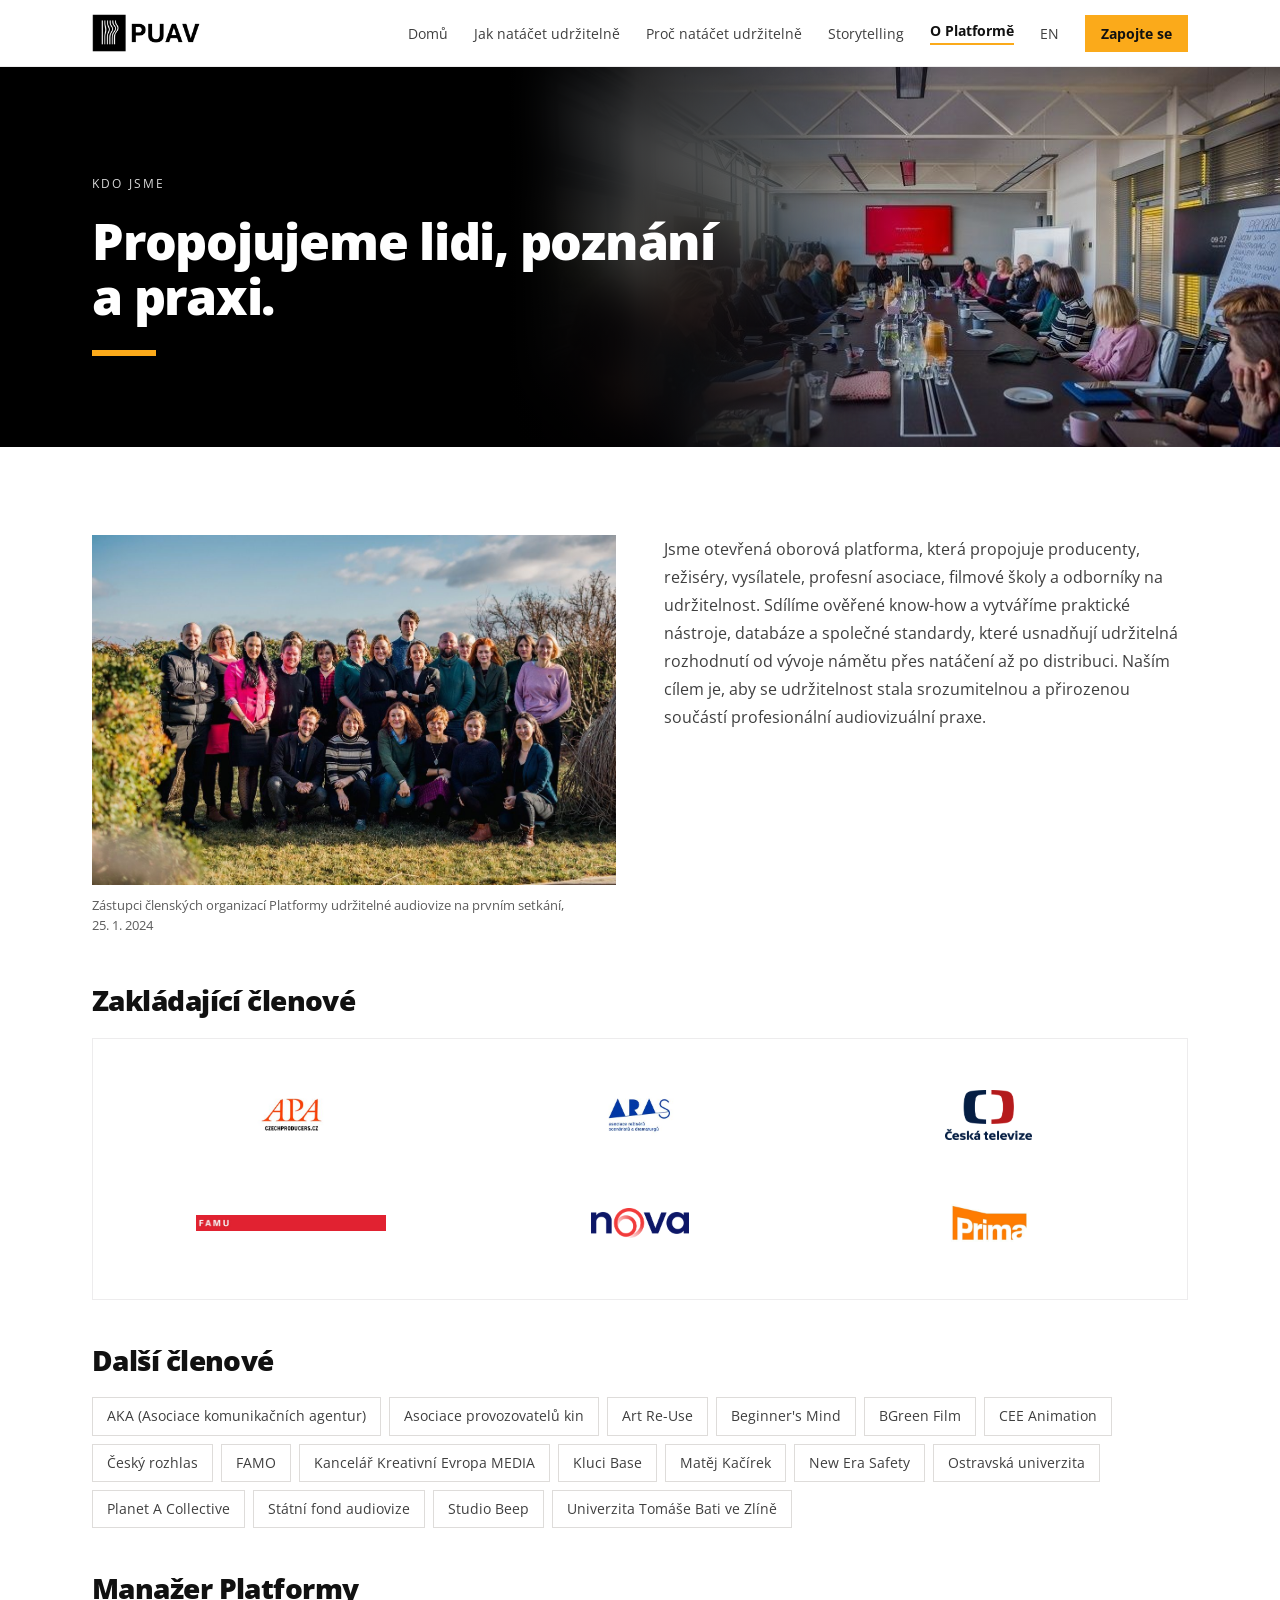
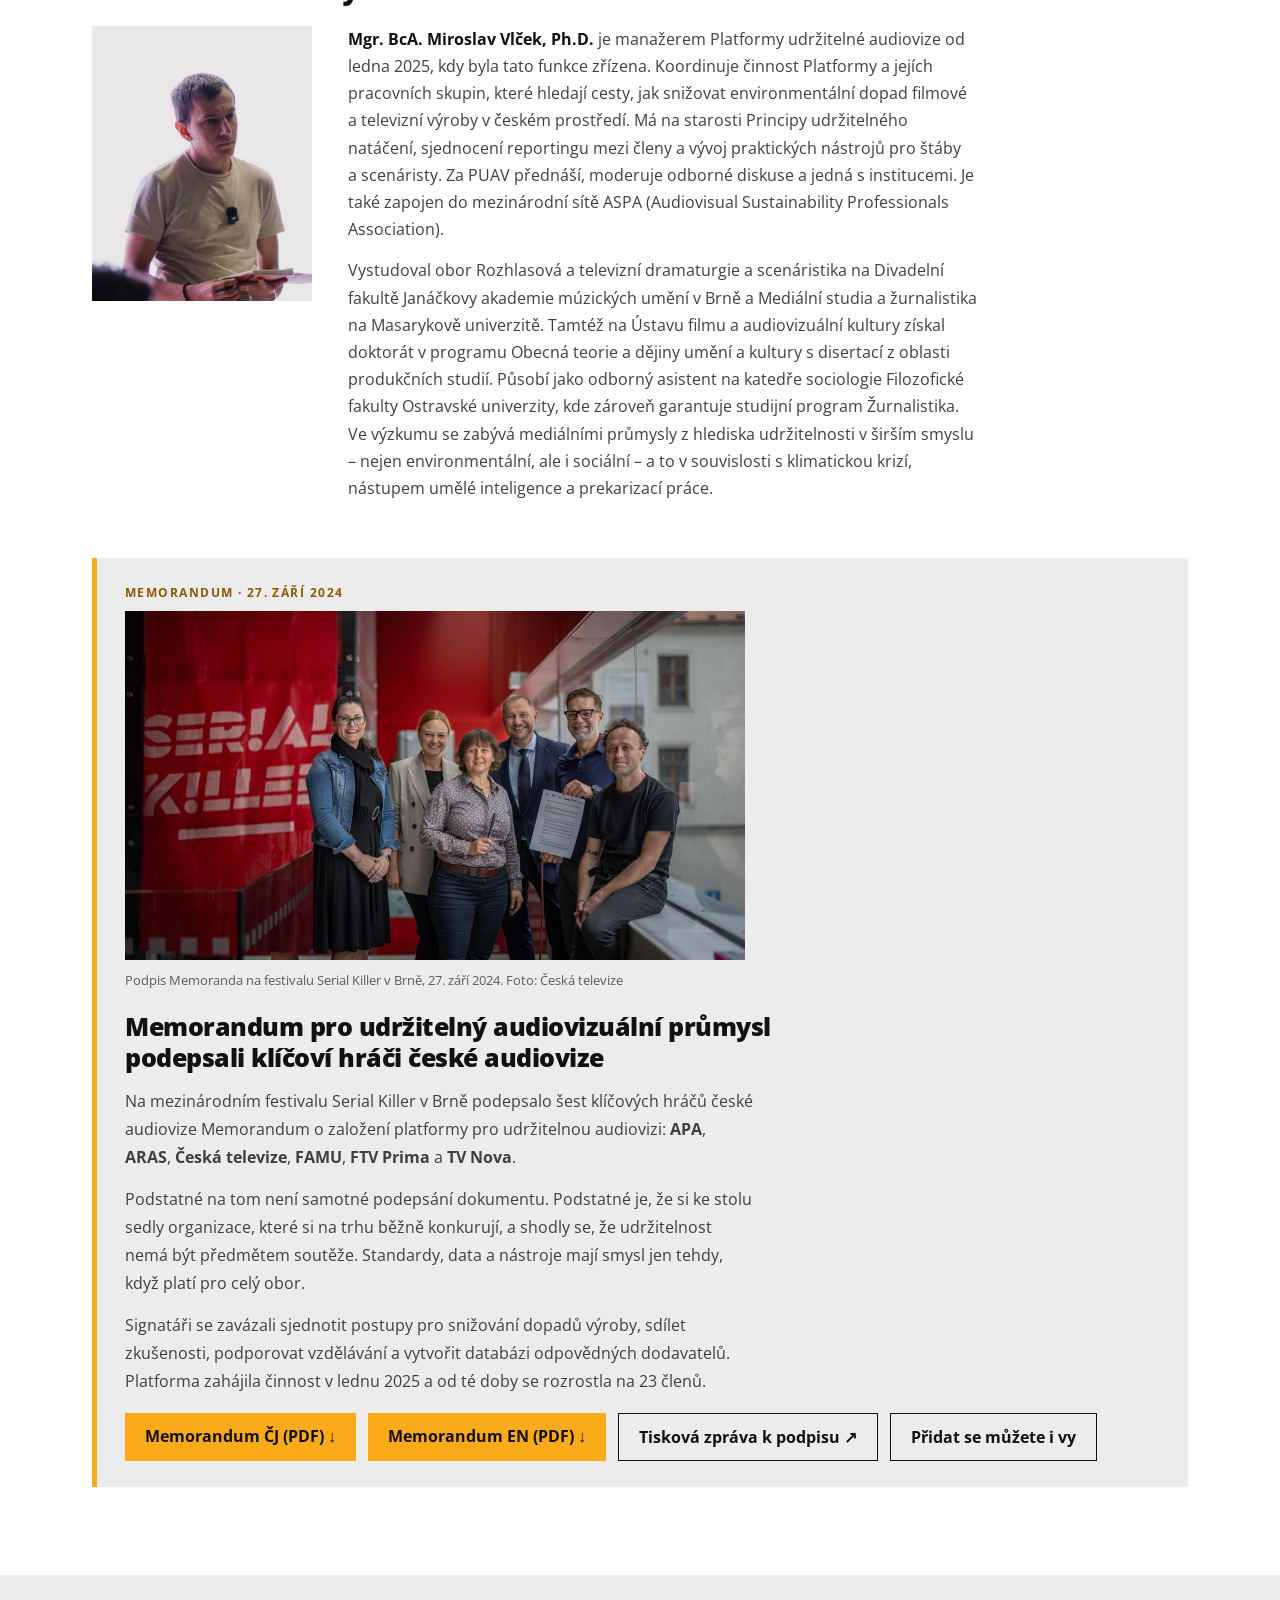
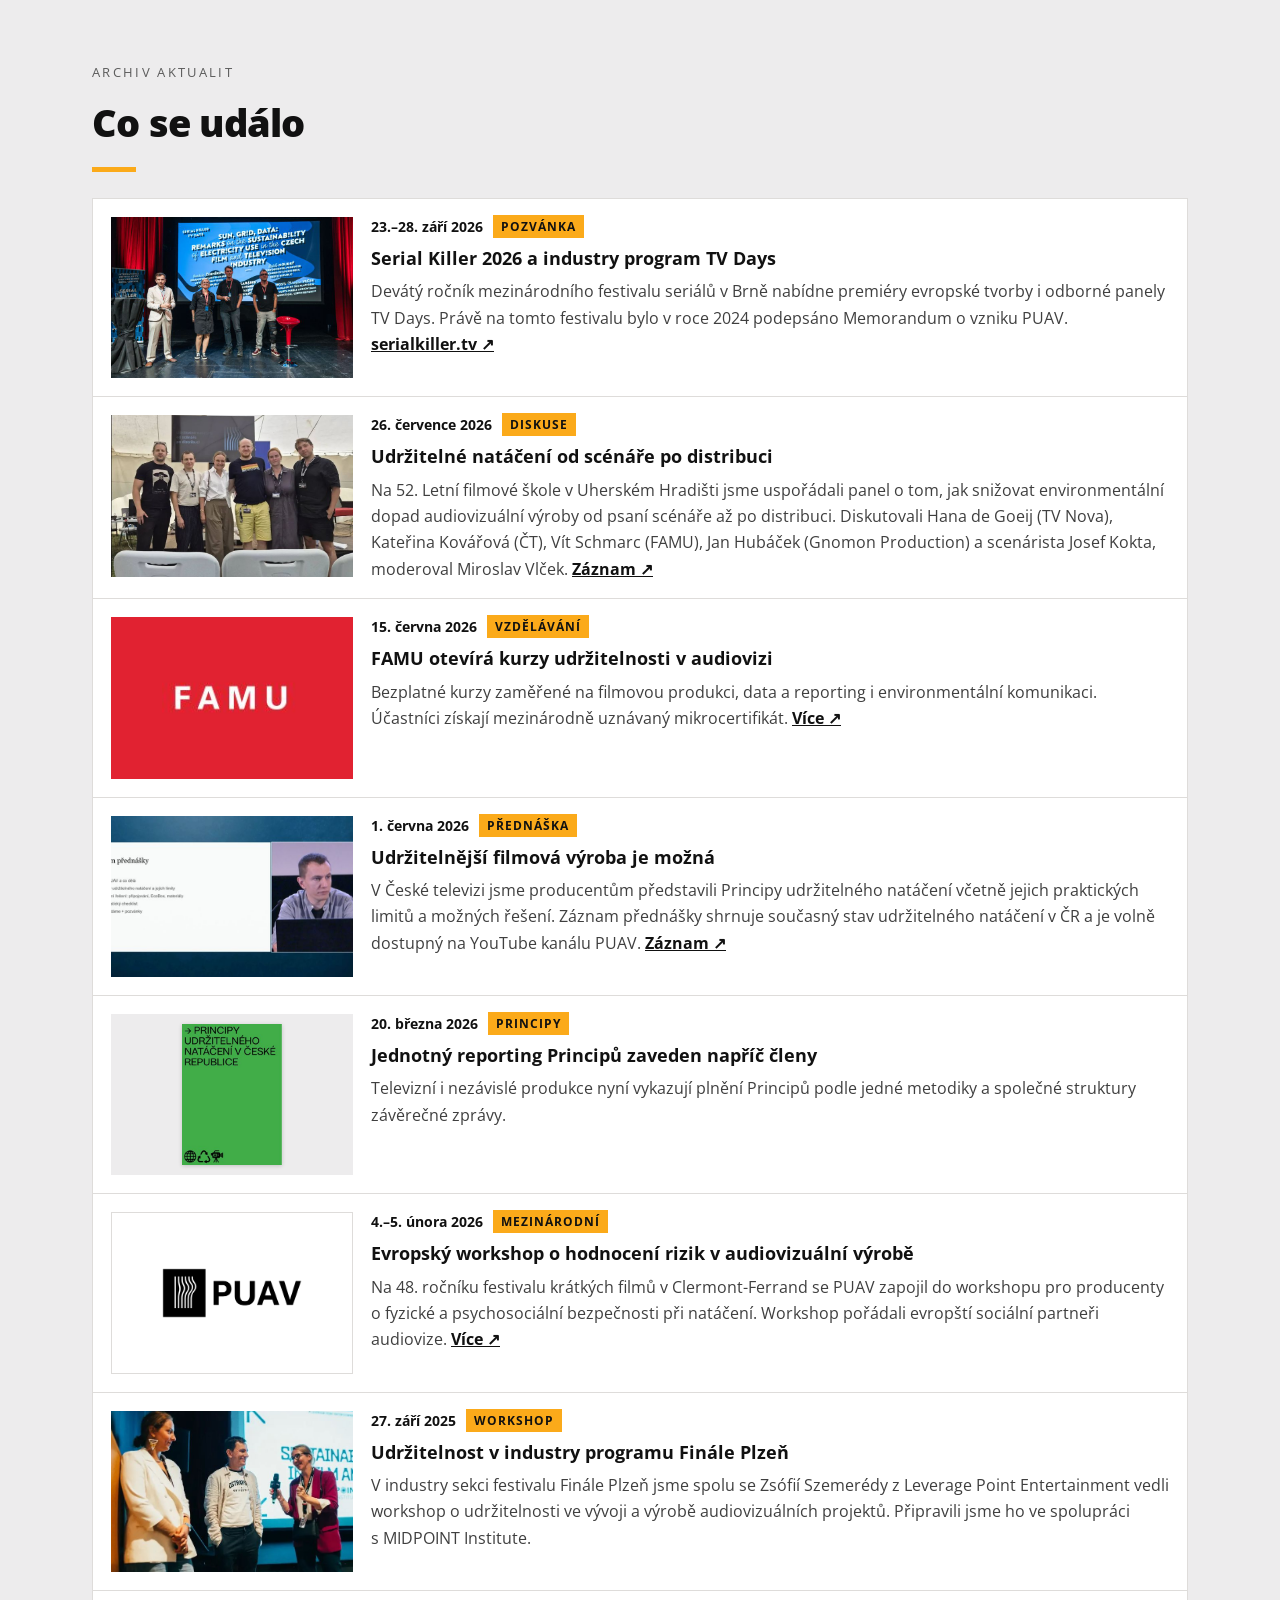
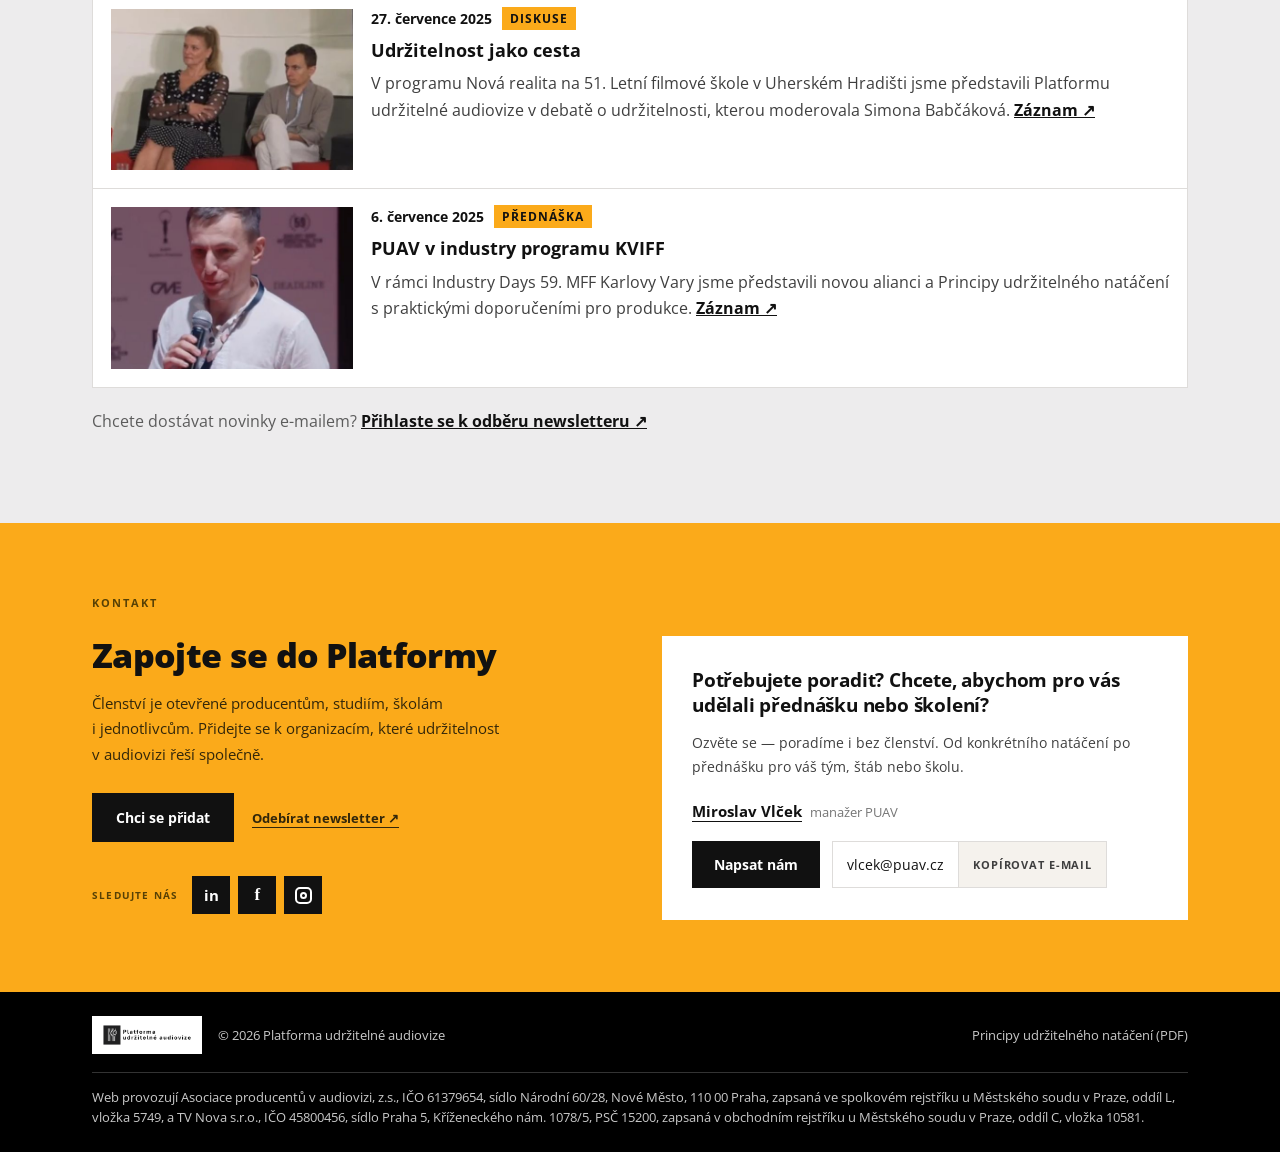
<file: docs/o-platforme/index.html>
<!DOCTYPE html>
<html lang="cs">
<head>
<meta charset="utf-8">
<script>document.documentElement.classList.add('js')</script>
<meta name="viewport" content="width=device-width, initial-scale=1">
<title>O Platformě | PUAV</title>
<meta name="description" content="PUAV je otevřená oborová platforma propojující producenty, režiséry, vysílatele, profesní asociace, filmové školy a odborníky na udržitelnost.">
<link rel="canonical" href="https://www.puav.cz/o-platforme/">
<link rel="alternate" hreflang="cs" href="https://www.puav.cz/o-platforme/">
<link rel="alternate" hreflang="en" href="https://www.puav.cz/en/about/">
<meta property="og:type" content="website">
<meta property="og:site_name" content="PUAV – Platforma udržitelné audiovize">
<meta property="og:locale" content="cs_CZ">
<meta property="og:title" content="O Platformě | PUAV">
<meta property="og:description" content="PUAV je otevřená oborová platforma propojující producenty, režiséry, vysílatele, profesní asociace, filmové školy a odborníky na udržitelnost.">
<meta property="og:url" content="https://www.puav.cz/o-platforme/">
<meta property="og:image" content="https://www.puav.cz/assets/img/og-image.jpg">
<meta property="og:image:width" content="1200">
<meta property="og:image:height" content="630">
<meta name="twitter:card" content="summary_large_image">
<link rel="icon" type="image/png" sizes="32x32" href="../assets/img/favicon-32.png">
<link rel="apple-touch-icon" sizes="180x180" href="../assets/img/apple-touch-icon.png">
<link rel="preload" href="../assets/fonts/open-sans-normal-latin-ext.woff2" as="font" type="font/woff2" crossorigin>
<link rel="preload" href="../assets/fonts/open-sans-normal-latin.woff2" as="font" type="font/woff2" crossorigin>
<link rel="stylesheet" href="../assets/css/puav.css?v=11f84668">
<script src="../assets/js/puav.js?v=c92ec332" defer></script>
</head>
<body>
<a href="#main-content" class="skip-link">Přeskočit na hlavní obsah</a>
<div class="page">
<header class="site-header" style="position: sticky; top: 0px; z-index: 50; background: rgb(255, 255, 255); border-bottom: 1px solid rgb(237, 236, 237);">
  <div style="max-width: 1160px; margin: 0px auto; padding: 14px 32px; display: flex; align-items: center; justify-content: space-between; gap: 28px; flex-wrap: wrap;">
    <a href="../" style="display: flex; align-items: center; text-decoration: none; padding-right: 10px;">
      <img width="360" height="127" src="../assets/img/puav-logo.png" alt="PUAV: Platforma udržitelné audiovize" style="height: 38px; width: auto; display: block;">
    </a>
    <button type="button" class="menu-toggle" aria-expanded="false" aria-controls="hlavni-navigace"><span class="menu-toggle-icon" aria-hidden="true"></span><span class="menu-toggle-label">Menu</span></button>
    <nav id="hlavni-navigace" aria-label="Hlavní navigace" style="display: flex; align-items: center; gap: 26px; flex-wrap: wrap;">
      <a href="../" style="font-size: 14px; text-decoration: none; color: rgb(63, 63, 63);">Domů</a>
      <a href="../jak-natacet-udrzitelne/" style="font-size: 14px; text-decoration: none; color: rgb(63, 63, 63);">Jak natáčet udržitelně</a>
      <a href="../proc-natacet-udrzitelne/" style="font-size: 14px; text-decoration: none; color: rgb(63, 63, 63);">Proč natáčet udržitelně</a>
      <a href="../storytelling/" style="font-size: 14px; text-decoration: none; color: rgb(63, 63, 63);">Storytelling</a>
      <a aria-current="page" href="../o-platforme/" style="font-size: 14px; font-weight: 700; text-decoration: none; color: rgb(17, 17, 17); border-bottom: 2px solid rgb(251, 170, 26); padding-bottom: 3px;">O&nbsp;Platformě</a>
      <a href="../en/about/" lang="en" hreflang="en" aria-label="English version" style="font-size: 14px; text-decoration: none; color: rgb(63, 63, 63);">EN</a>
      <a href="#kontakt" style="font-size: 14px; font-weight: 700; text-decoration: none; color: rgb(17, 17, 17); background: rgb(251, 170, 26); padding: 9px 16px;">Zapojte se</a>
    </nav>
  </div></header>
<main id="main-content">
<section style="background: rgb(0, 0, 0); color: rgb(255, 255, 255); position: relative; overflow: hidden;">
  <div style="position: absolute; inset: 0px; overflow: hidden;">
    <img width="738" height="492" src="../assets/img/hero-o-platforme.jpg" alt="" aria-hidden="true" class="r4" style="position: absolute; top: 0px; right: 0px; bottom: 0px; width: 58%; height: 100%; object-fit: cover; object-position: 28% 42%; mask-image: linear-gradient(to right, transparent 0%, rgba(0, 0, 0, 0.5) 22%, rgb(0, 0, 0) 46%);">
    <img width="738" height="492" src="../assets/img/hero-o-platforme.jpg" alt="" aria-hidden="true" class="r4" style="position: absolute; top: 0px; right: 0px; bottom: 0px; width: 58%; height: 100%; object-fit: cover; object-position: 28% 42%; filter: blur(22px) saturate(0.9); transform: scale(1.08); mask-image: linear-gradient(to right, transparent 0%, rgb(0, 0, 0) 16%, transparent 44%);">
    <div style="position: absolute; inset: 0px; background: linear-gradient(to right, rgb(0, 0, 0) 0%, rgb(0, 0, 0) 34%, rgba(0, 0, 0, 0.72) 48%, rgba(0, 0, 0, 0.12) 72%, rgba(0, 0, 0, 0) 100%);"></div>
  </div>
  <div style="max-width: 1160px; margin: 0px auto; padding: 92px 32px 76px; position: relative; min-height: 380px; display: flex; flex-direction: column; justify-content: center;">
    <span style="display: block; font-size: 12px; letter-spacing: 0.18em; text-transform: uppercase; color: rgb(217, 217, 217); margin-bottom: 22px;">Kdo jsme</span>
    <h1 style="font-size: clamp(32px, 4vw, 50px); font-weight: 800; line-height: 1.1; letter-spacing: -0.025em; max-width: 24ch; text-wrap: pretty;">Propojujeme lidi, poznání a&nbsp;praxi.</h1>
    <div style="width: 64px; height: 6px; background: rgb(251, 170, 26); margin: 26px 0px 0px;"></div>
  </div></section>
<section style="max-width: 1160px; margin: 0px auto; padding: 88px 32px;">
  <div style="display: grid; grid-template-columns: repeat(auto-fit, minmax(320px, 1fr)); gap: 48px; align-items: start;" class="r5">
    <figure>
      <img loading="lazy" decoding="async" width="1169" height="780" src="../assets/img/foto-clenove-platformy.jpg" alt="Společná fotografie členů Platformy udržitelné audiovize" style="width: 100%; height: auto; display: block;">
      <figcaption style="font-size: 13px; line-height: 1.6; color: rgb(92, 92, 92); margin-top: 10px;">Zástupci členských organizací Platformy udržitelné audiovize na prvním setkání, 25.&nbsp;1.&nbsp;2024</figcaption>
    </figure>
    <div>
      <p style="font-size: 16px; line-height: 1.75; color: rgb(63, 63, 63); margin-bottom: 16px;">Jsme otevřená oborová platforma, která propojuje producenty, režiséry, vysílatele, profesní asociace, filmové školy a&nbsp;odborníky na udržitelnost. Sdílíme ověřené know-how a&nbsp;vytváříme praktické nástroje, databáze a&nbsp;společné standardy, které usnadňují udržitelná rozhodnutí od vývoje námětu přes natáčení až po distribuci. Naším cílem je, aby se udržitelnost stala srozumitelnou a&nbsp;přirozenou součástí profesionální audiovizuální praxe.</p>
          </div>
  </div>
  <div id="clenove" style="margin-top: 48px;">
    <h2 style="font-size: clamp(22px, 2.2vw, 28px); font-weight: 800; letter-spacing: -0.02em; line-height: 1.2; margin-bottom: 20px;">Zakládající členové</h2>
    <div style="border: 1px solid rgb(237, 236, 237); padding: 48px 44px; display: grid; grid-template-columns: repeat(3, minmax(0px, 1fr)); gap: 52px 40px; place-items: center;" class="r7">
    <a href="https://www.czechproducers.cz" target="_blank" rel="noopener" style="display: flex; align-items: center; justify-content: center; height: 56px;"><img loading="lazy" decoding="async" width="230" height="162" src="../assets/img/logo-apa.jpg" alt="APA: Asociace producentů v audiovizi" style="max-height: 54px; max-width: 150px; width: auto; height: auto; object-fit: contain; display: block;"></a>
    <a href="https://www.aras.cz" target="_blank" rel="noopener" style="display: flex; align-items: center; justify-content: center; height: 56px;"><img loading="lazy" decoding="async" width="251" height="162" src="../assets/img/logo-aras.jpg" alt="ARAS: Asociace režisérů, scenáristů a dramaturgů" style="max-height: 54px; max-width: 150px; width: auto; height: auto; object-fit: contain; display: block;"></a>
    <a href="https://www.ceskatelevize.cz" target="_blank" rel="noopener" style="display: flex; align-items: center; justify-content: center; height: 56px;"><img loading="lazy" decoding="async" width="261" height="150" src="../assets/img/logo-ceska-televize.png" alt="Česká televize" style="max-height: 50px; max-width: 150px; width: auto; height: auto; object-fit: contain; display: block;"></a>
    <a href="https://famu.cz" target="_blank" rel="noopener" style="display: flex; align-items: center; justify-content: center; height: 56px;"><img loading="lazy" decoding="async" width="787" height="64" src="../assets/img/logo-famu.jpg" alt="FAMU" style="max-height: 30px; max-width: 190px; width: auto; height: auto; object-fit: contain; display: block;"></a>
    <a href="https://www.nova.cz" target="_blank" rel="noopener" style="display: flex; align-items: center; justify-content: center; height: 56px;"><img loading="lazy" decoding="async" width="293" height="90" src="../assets/img/logo-tv-nova.png" alt="TV Nova" style="max-height: 30px; max-width: 150px; width: auto; height: auto; object-fit: contain; display: block;"></a>
    <a href="https://www.iprima.cz" target="_blank" rel="noopener" style="display: flex; align-items: center; justify-content: center; height: 56px;"><img loading="lazy" decoding="async" width="228" height="114" src="../assets/img/logo-ftv-prima.png" alt="FTV Prima" style="max-height: 38px; max-width: 150px; width: auto; height: auto; object-fit: contain; display: block;"></a>
    </div>
    <h2 style="font-size: clamp(22px, 2.2vw, 28px); font-weight: 800; letter-spacing: -0.02em; line-height: 1.2; margin: 44px 0px 20px;">Další členové</h2>
    <div style="display: flex; flex-wrap: wrap; align-items: flex-start; gap: 8px; line-height: 1.45;">
    <a href="https://www.aka.cz" target="_blank" rel="noopener" style="font-size: 14px; color: rgb(63, 63, 63); text-decoration: none; border: 1px solid rgb(222, 220, 218); padding: 8px 14px; background: rgb(255, 255, 255);">AKA (Asociace komunikačních agentur)</a>
    <a href="https://www.kinari.cz/" target="_blank" rel="noopener" style="font-size: 14px; color: rgb(63, 63, 63); text-decoration: none; border: 1px solid rgb(222, 220, 218); padding: 8px 14px; background: rgb(255, 255, 255);">Asociace provozovatelů kin</a>
    <a href="https://www.artreuse.cz" target="_blank" rel="noopener" style="font-size: 14px; color: rgb(63, 63, 63); text-decoration: none; border: 1px solid rgb(222, 220, 218); padding: 8px 14px; background: rgb(255, 255, 255);">Art Re-Use</a>
    <a href="https://www.beginnersmind.cz" target="_blank" rel="noopener" style="font-size: 14px; color: rgb(63, 63, 63); text-decoration: none; border: 1px solid rgb(222, 220, 218); padding: 8px 14px; background: rgb(255, 255, 255);">Beginner's Mind</a>
    <a href="https://bgreen.tv" target="_blank" rel="noopener" style="font-size: 14px; color: rgb(63, 63, 63); text-decoration: none; border: 1px solid rgb(222, 220, 218); padding: 8px 14px; background: rgb(255, 255, 255);">BGreen Film</a>
    <a href="https://ceeanimation.eu" target="_blank" rel="noopener" style="font-size: 14px; color: rgb(63, 63, 63); text-decoration: none; border: 1px solid rgb(222, 220, 218); padding: 8px 14px; background: rgb(255, 255, 255);">CEE Animation</a>
    <a href="https://www.rozhlas.cz" target="_blank" rel="noopener" style="font-size: 14px; color: rgb(63, 63, 63); text-decoration: none; border: 1px solid rgb(222, 220, 218); padding: 8px 14px; background: rgb(255, 255, 255);">Český rozhlas</a>
    <a href="https://filmovka.cz/famo/" target="_blank" rel="noopener" style="font-size: 14px; color: rgb(63, 63, 63); text-decoration: none; border: 1px solid rgb(222, 220, 218); padding: 8px 14px; background: rgb(255, 255, 255);">FAMO</a>
    <a href="https://www.kreativnievropa.cz/" target="_blank" rel="noopener" style="font-size: 14px; color: rgb(63, 63, 63); text-decoration: none; border: 1px solid rgb(222, 220, 218); padding: 8px 14px; background: rgb(255, 255, 255);">Kancelář Kreativní Evropa MEDIA</a>
    <a href="https://www.instagram.com/klucibase/" target="_blank" rel="noopener" style="font-size: 14px; color: rgb(63, 63, 63); text-decoration: none; border: 1px solid rgb(222, 220, 218); padding: 8px 14px; background: rgb(255, 255, 255);">Kluci Base</a>
    <span style="font-size: 14px; color: rgb(63, 63, 63); border: 1px solid rgb(222, 220, 218); padding: 8px 14px; background: rgb(255, 255, 255);">Matěj Kačírek</span>
    <a href="https://newerasafety.cz" target="_blank" rel="noopener" style="font-size: 14px; color: rgb(63, 63, 63); text-decoration: none; border: 1px solid rgb(222, 220, 218); padding: 8px 14px; background: rgb(255, 255, 255);">New Era Safety</a>
    <a href="https://www.osu.cz" target="_blank" rel="noopener" style="font-size: 14px; color: rgb(63, 63, 63); text-decoration: none; border: 1px solid rgb(222, 220, 218); padding: 8px 14px; background: rgb(255, 255, 255);">Ostravská univerzita</a>
    <a href="https://planetacollective.com" target="_blank" rel="noopener" style="font-size: 14px; color: rgb(63, 63, 63); text-decoration: none; border: 1px solid rgb(222, 220, 218); padding: 8px 14px; background: rgb(255, 255, 255);">Planet A&nbsp;Collective</a>
    <a href="https://sfa.gov.cz" target="_blank" rel="noopener" style="font-size: 14px; color: rgb(63, 63, 63); text-decoration: none; border: 1px solid rgb(222, 220, 218); padding: 8px 14px; background: rgb(255, 255, 255);">Státní fond audiovize</a>
    <a href="https://www.studiobeep.cz" target="_blank" rel="noopener" style="font-size: 14px; color: rgb(63, 63, 63); text-decoration: none; border: 1px solid rgb(222, 220, 218); padding: 8px 14px; background: rgb(255, 255, 255);">Studio Beep</a>
    <a href="https://www.utb.cz" target="_blank" rel="noopener" style="font-size: 14px; color: rgb(63, 63, 63); text-decoration: none; border: 1px solid rgb(222, 220, 218); padding: 8px 14px; background: rgb(255, 255, 255);">Univerzita Tomáše Bati ve Zlíně</a>
    </div>
<h2 id="manazer" style="font-size: clamp(22px, 2.2vw, 28px); font-weight: 800; letter-spacing: -0.02em; line-height: 1.2; margin: 44px 0px 20px;">Manažer Platformy</h2>
<div class="r11" style="display: grid; grid-template-columns: 220px 1fr; gap: 36px; align-items: start;">
  <img src="../assets/img/miroslav-vlcek.jpg" width="560" height="700" loading="lazy" decoding="async" alt="Miroslav Vlček" style="width: 100%; max-width: 240px; height: auto; display: block;">
  <div style="max-width: 70ch;">
    <p style="font-size: 16px; line-height: 1.7; color: rgb(63, 63, 63);"><strong style="color: rgb(17, 17, 17);">Mgr. BcA. Miroslav Vlček, Ph.D.</strong> je manažerem Platformy udržitelné audiovize od ledna 2025, kdy byla tato funkce zřízena. Koordinuje činnost Platformy a&nbsp;jejích pracovních skupin, které hledají cesty, jak snižovat environmentální dopad filmové a&nbsp;televizní výroby v&nbsp;českém prostředí. Má na starosti Principy udržitelného natáčení, sjednocení reportingu mezi členy a&nbsp;vývoj praktických nástrojů pro štáby a&nbsp;scenáristy. Za PUAV přednáší, moderuje odborné diskuse a&nbsp;jedná s&nbsp;institucemi. Je také zapojen do mezinárodní sítě ASPA (Audiovisual Sustainability Professionals Association).</p>
    <p style="font-size: 16px; line-height: 1.7; color: rgb(63, 63, 63); margin-top: 14px;">Vystudoval obor Rozhlasová a&nbsp;televizní dramaturgie a&nbsp;scenáristika na Divadelní fakultě Janáčkovy akademie múzických umění v&nbsp;Brně a&nbsp;Mediální studia a&nbsp;žurnalistika na Masarykově univerzitě. Tamtéž na Ústavu filmu a&nbsp;audiovizuální kultury získal doktorát v&nbsp;programu Obecná teorie a&nbsp;dějiny umění a&nbsp;kultury s&nbsp;disertací z&nbsp;oblasti produkčních studií. Působí jako odborný asistent na katedře sociologie Filozofické fakulty Ostravské univerzity, kde zároveň garantuje studijní program Žurnalistika. Ve výzkumu se zabývá mediálními průmysly z&nbsp;hlediska udržitelnosti v&nbsp;širším smyslu – nejen environmentální, ale i&nbsp;sociální – a&nbsp;to v&nbsp;souvislosti s&nbsp;klimatickou krizí, nástupem umělé inteligence a&nbsp;prekarizací práce.</p>
  </div>
</div>
  </div><div style="border-left: 5px solid rgb(251, 170, 26); background: rgb(237, 236, 237); padding: 26px 28px; margin-top: 56px;">
    <span style="display: block; font-size: 12px; font-weight: 700; letter-spacing: 0.12em; text-transform: uppercase; color: rgb(138, 90, 0); margin-bottom: 10px;">Memorandum · 27. září 2024</span>
    <figure style="margin: 0px 0px 20px;">
      <img loading="lazy" decoding="async" width="1240" height="698" src="../assets/img/foto-podpis-memoranda.jpg" alt="Zástupci APA, ARAS, České televize, FAMU, FTV Prima a TV Nova s podepsaným Memorandem na festivalu Serial Killer" style="width: 100%; max-width: 620px; height: auto; display: block;">
      <figcaption style="font-size: 13px; line-height: 1.6; color: rgb(92, 92, 92); margin-top: 10px;">Podpis Memoranda na festivalu Serial Killer v&nbsp;Brně, 27. září 2024. Foto: Česká televize</figcaption>
    </figure>
    <h2 style="font-size: clamp(20px, 2.2vw, 25px); font-weight: 800; letter-spacing: -0.02em; line-height: 1.25; max-width: 46ch; margin-bottom: 14px; text-wrap: pretty;">Memorandum pro udržitelný audiovizuální průmysl podepsali klíčoví hráči české audiovize</h2>
    <p style="font-size: 16px; line-height: 1.75; color: rgb(63, 63, 63); max-width: 70ch; margin-bottom: 14px;">Na mezinárodním festivalu Serial Killer v&nbsp;Brně podepsalo šest klíčových hráčů české audiovize Memorandum o&nbsp;založení platformy pro udržitelnou audiovizi: <strong>APA</strong>, <strong>ARAS</strong>, <strong>Česká televize</strong>, <strong>FAMU</strong>, <strong>FTV Prima</strong> a&nbsp;<strong>TV Nova</strong>.</p>
    <p style="font-size: 16px; line-height: 1.75; color: rgb(63, 63, 63); max-width: 70ch; margin-bottom: 14px;">Podstatné na tom není samotné podepsání dokumentu. Podstatné je, že si ke stolu sedly organizace, které si na trhu běžně konkurují, a&nbsp;shodly se, že udržitelnost nemá být předmětem soutěže. Standardy, data a&nbsp;nástroje mají smysl jen tehdy, když platí pro celý obor.</p>
    <p style="font-size: 16px; line-height: 1.75; color: rgb(63, 63, 63); max-width: 70ch; margin-bottom: 14px;">Signatáři se zavázali sjednotit postupy pro snižování dopadů výroby, sdílet zkušenosti, podporovat vzdělávání a&nbsp;vytvořit databázi odpovědných dodavatelů. Platforma zahájila činnost v&nbsp;lednu 2025 a&nbsp;od té doby se rozrostla na 23 členů.</p>
    <div style="display: flex; gap: 12px; flex-wrap: wrap; margin-top: 18px;">
      <a href="../ke-stazeni/memorandum-cz.pdf" download="Memorandum o zalozeni Ceske platformy pro udrzitelnou audiovizi CZ.pdf" style="display: inline-block; font-size: 16px; font-weight: 700; text-decoration: none; color: rgb(17, 17, 17); background: rgb(251, 170, 26); padding: 12px 20px;">Memorandum ČJ (PDF) ↓</a>
      <a href="../ke-stazeni/memorandum-en.pdf" download="Memorandum on the Establishment of the Czech Platform for Sustainable Audiovisual Production EN.pdf" style="display: inline-block; font-size: 16px; font-weight: 700; text-decoration: none; color: rgb(17, 17, 17); background: rgb(251, 170, 26); padding: 12px 20px;">Memorandum EN (PDF) ↓</a>
      <a href="https://tv.nova.cz/clanek/575872-memorandum-pro-udrzitelny-audiovizualni-prumysl-podepsali-klicovi-hraci-ceske-audiovize" target="_blank" rel="noopener" style="display: inline-block; font-size: 16px; font-weight: 700; text-decoration: none; color: rgb(17, 17, 17); border: 1px solid rgb(17, 17, 17); padding: 12px 20px;">Tisková zpráva k&nbsp;podpisu ↗</a>
      <a href="#kontakt" style="display: inline-block; font-size: 16px; font-weight: 700; text-decoration: none; color: rgb(17, 17, 17); border: 1px solid rgb(17, 17, 17); padding: 12px 20px;">Přidat se můžete i&nbsp;vy</a>
    </div>
  </div>
  </section>
<section id="archiv" style="background: rgb(237, 236, 237);">
  <div style="max-width: 1160px; margin: 0px auto; padding: 88px 32px;">

      <span style="display: block; font-size: 13px; letter-spacing: 0.18em; text-transform: uppercase; color: rgb(92, 92, 92); margin-bottom: 20px;">Archiv aktualit</span>
      <h2 style="font-size: clamp(28px, 3vw, 38px); font-weight: 800; letter-spacing: -0.02em; line-height: 1.15; text-wrap: pretty;">Co se událo</h2>
      <div style="width: 44px; height: 5px; background: rgb(251, 170, 26); margin: 22px 0px 26px;"></div>
      <div style="display: grid; grid-template-columns: 1fr; gap: 1px; background: rgb(222, 220, 218); border: 1px solid rgb(222, 220, 218);">

        <!-- AKTUALITY:START -->
        <article class="news-item news-item--archiv">
          <div class="news-thumb" style="background: rgb(237, 236, 237); position: relative; overflow: hidden;"><img src="../assets/img/aktualita-serial-killer.jpg" width="720" height="480" loading="lazy" decoding="async" alt="Panelová diskuse o udržitelném využívání elektřiny na Serial Killer TV Days" style="position: absolute; inset: 0; width: 100%; height: 100%; object-fit: cover; object-position: 50% 50%;"></div>
          <div style="padding: 16px 18px;">
            <div style="display: flex; align-items: center; gap: 10px; flex-wrap: wrap; margin-bottom: 8px;">
              <time datetime="2026-09-23" style="font-size: 14px; font-weight: 700; color: rgb(17, 17, 17);">23.–28. září 2026</time>
              <span style="font-size: 12px; font-weight: 700; letter-spacing: 0.08em; text-transform: uppercase; background: rgb(251, 170, 26); color: rgb(17, 17, 17); padding: 3px 8px;">Pozvánka</span>
            </div>
            <h3 style="font-size: 18px; font-weight: 700; line-height: 1.35; margin-bottom: 8px;">Serial Killer 2026 a&nbsp;industry program TV Days</h3>
            <p style="font-size: 16px; line-height: 1.65; color: rgb(63, 63, 63);">Devátý ročník mezinárodního festivalu seriálů v&nbsp;Brně nabídne premiéry evropské tvorby i&nbsp;odborné panely TV Days. Právě na tomto festivalu bylo v&nbsp;roce 2024 podepsáno Memorandum o&nbsp;vzniku PUAV. <a href="https://serialkiller.tv/" target="_blank" rel="noopener" style="font-weight: 700;">serialkiller.tv ↗</a></p>
          </div>
        </article>
        <article class="news-item news-item--archiv">
          <div class="news-thumb" style="background: rgb(237, 236, 237); position: relative; overflow: hidden;"><img src="../assets/img/aktualita-lfs-2026.jpg" width="720" height="541" loading="lazy" decoding="async" alt="Účastníci panelu Udržitelné natáčení od scénáře po distribuci na Letní filmové škole" style="position: absolute; inset: 0; width: 100%; height: 100%; object-fit: cover; object-position: 50% 50%;"></div>
          <div style="padding: 16px 18px;">
            <div style="display: flex; align-items: center; gap: 10px; flex-wrap: wrap; margin-bottom: 8px;">
              <time datetime="2026-07-26" style="font-size: 14px; font-weight: 700; color: rgb(17, 17, 17);">26. července 2026</time>
              <span style="font-size: 12px; font-weight: 700; letter-spacing: 0.08em; text-transform: uppercase; background: rgb(251, 170, 26); color: rgb(17, 17, 17); padding: 3px 8px;">Diskuse</span>
            </div>
            <h3 style="font-size: 18px; font-weight: 700; line-height: 1.35; margin-bottom: 8px;">Udržitelné natáčení od scénáře po distribuci</h3>
            <p style="font-size: 16px; line-height: 1.65; color: rgb(63, 63, 63);">Na 52. Letní filmové škole v&nbsp;Uherském Hradišti jsme uspořádali panel o&nbsp;tom, jak snižovat environmentální dopad audiovizuální výroby od psaní scénáře až po distribuci. Diskutovali Hana de Goeij (TV Nova), Kateřina Kovářová (ČT), Vít Schmarc (FAMU), Jan Hubáček (Gnomon Production) a&nbsp;scenárista Josef Kokta, moderoval Miroslav Vlček. <a href="https://youtu.be/MlWrlD6T4PE" target="_blank" rel="noopener" style="font-weight: 700;">Záznam ↗</a></p>
          </div>
        </article>
        <article class="news-item news-item--archiv">
          <div class="news-thumb" style="background: rgb(225, 34, 49); display: flex; align-items: center; justify-content: center; padding: 12px;"><img src="../assets/img/aktualita-famu.png" width="152" height="64" loading="lazy" decoding="async" alt="FAMU" style="width: 70%; max-width: 140px; height: auto; display: block;"></div>
          <div style="padding: 16px 18px;">
            <div style="display: flex; align-items: center; gap: 10px; flex-wrap: wrap; margin-bottom: 8px;">
              <time datetime="2026-06-15" style="font-size: 14px; font-weight: 700; color: rgb(17, 17, 17);">15. června 2026</time>
              <span style="font-size: 12px; font-weight: 700; letter-spacing: 0.08em; text-transform: uppercase; background: rgb(251, 170, 26); color: rgb(17, 17, 17); padding: 3px 8px;">Vzdělávání</span>
            </div>
            <h3 style="font-size: 18px; font-weight: 700; line-height: 1.35; margin-bottom: 8px;">FAMU otevírá kurzy udržitelnosti v&nbsp;audiovizi</h3>
            <p style="font-size: 16px; line-height: 1.65; color: rgb(63, 63, 63);">Bezplatné kurzy zaměřené na filmovou produkci, data a&nbsp;reporting i&nbsp;environmentální komunikaci. Účastníci získají mezinárodně uznávaný mikrocertifikát. <a href="https://www.famu.cz/cs/fakulta/environmentalni-agenda/udrzitelnost-v-audiovizi-nove-kurzy-czv-s-mikrocertifikaty/" target="_blank" rel="noopener" style="font-weight: 700;">Více ↗</a></p>
          </div>
        </article>
        <article class="news-item news-item--archiv">
          <div class="news-thumb" style="background: rgb(237, 236, 237); position: relative; overflow: hidden;"><img src="../assets/img/aktualita-ct-prednaska.jpg" width="720" height="396" loading="lazy" decoding="async" alt="Záběr ze záznamu přednášky PUAV v České televizi" style="position: absolute; inset: 0; width: 100%; height: 100%; object-fit: cover; object-position: 70% 50%;"></div>
          <div style="padding: 16px 18px;">
            <div style="display: flex; align-items: center; gap: 10px; flex-wrap: wrap; margin-bottom: 8px;">
              <time datetime="2026-06-01" style="font-size: 14px; font-weight: 700; color: rgb(17, 17, 17);">1. června 2026</time>
              <span style="font-size: 12px; font-weight: 700; letter-spacing: 0.08em; text-transform: uppercase; background: rgb(251, 170, 26); color: rgb(17, 17, 17); padding: 3px 8px;">Přednáška</span>
            </div>
            <h3 style="font-size: 18px; font-weight: 700; line-height: 1.35; margin-bottom: 8px;">Udržitelnější filmová výroba je možná</h3>
            <p style="font-size: 16px; line-height: 1.65; color: rgb(63, 63, 63);">V&nbsp;České televizi jsme producentům představili Principy udržitelného natáčení včetně jejich praktických limitů a&nbsp;možných řešení. Záznam přednášky shrnuje současný stav udržitelného natáčení v&nbsp;ČR a&nbsp;je volně dostupný na YouTube kanálu PUAV. <a href="https://youtu.be/APJ47hwa9_w" target="_blank" rel="noopener" style="font-weight: 700;">Záznam ↗</a></p>
          </div>
        </article>
        <article class="news-item news-item--archiv">
          <div class="news-thumb" style="background: rgb(237, 236, 237); display: flex; align-items: center; justify-content: center; padding: 10px;"><img src="../assets/img/aktualita-principy-obalka.jpg" width="300" height="424" loading="lazy" decoding="async" alt="Titulní strana Principů udržitelného natáčení" style="height: 100%; width: auto; max-width: 100%; object-fit: contain; display: block; box-shadow: 0 1px 4px rgba(0, 0, 0, 0.18);"></div>
          <div style="padding: 16px 18px;">
            <div style="display: flex; align-items: center; gap: 10px; flex-wrap: wrap; margin-bottom: 8px;">
              <time datetime="2026-03-20" style="font-size: 14px; font-weight: 700; color: rgb(17, 17, 17);">20. března 2026</time>
              <span style="font-size: 12px; font-weight: 700; letter-spacing: 0.08em; text-transform: uppercase; background: rgb(251, 170, 26); color: rgb(17, 17, 17); padding: 3px 8px;">Principy</span>
            </div>
            <h3 style="font-size: 18px; font-weight: 700; line-height: 1.35; margin-bottom: 8px;">Jednotný reporting Principů zaveden napříč členy</h3>
            <p style="font-size: 16px; line-height: 1.65; color: rgb(63, 63, 63);">Televizní i&nbsp;nezávislé produkce nyní vykazují plnění Principů podle jedné metodiky a&nbsp;společné struktury závěrečné zprávy.</p>
          </div>
        </article>
        <article class="news-item news-item--archiv">
          <div class="news-thumb" style="background: rgb(255, 255, 255); display: flex; align-items: center; justify-content: center; padding: 12px; box-shadow: inset 0 0 0 1px rgb(222, 220, 218);"><img src="../assets/img/puav-logo.png" width="360" height="127" loading="lazy" decoding="async" alt="" style="width: 70%; max-width: 140px; height: auto; display: block;"></div>
          <div style="padding: 16px 18px;">
            <div style="display: flex; align-items: center; gap: 10px; flex-wrap: wrap; margin-bottom: 8px;">
              <time datetime="2026-02-04" style="font-size: 14px; font-weight: 700; color: rgb(17, 17, 17);">4.–5. února 2026</time>
              <span style="font-size: 12px; font-weight: 700; letter-spacing: 0.08em; text-transform: uppercase; background: rgb(251, 170, 26); color: rgb(17, 17, 17); padding: 3px 8px;">Mezinárodní</span>
            </div>
            <h3 style="font-size: 18px; font-weight: 700; line-height: 1.35; margin-bottom: 8px;">Evropský workshop o&nbsp;hodnocení rizik v&nbsp;audiovizuální výrobě</h3>
            <p style="font-size: 16px; line-height: 1.65; color: rgb(63, 63, 63);">Na 48. ročníku festivalu krátkých filmů v&nbsp;Clermont-Ferrand se PUAV zapojil do workshopu pro producenty o&nbsp;fyzické a&nbsp;psychosociální bezpečnosti při natáčení. Workshop pořádali evropští sociální partneři audiovize. <a href="https://osha.europa.eu/en/oshnews/workshop-osh-and-risk-assessment-audiovisual-production-oira" target="_blank" rel="noopener" style="font-weight: 700;">Více ↗</a></p>
          </div>
        </article>
        <article class="news-item news-item--archiv">
          <div class="news-thumb" style="background: rgb(237, 236, 237); position: relative; overflow: hidden;"><img src="../assets/img/aktualita-finale-plzen.jpg" width="617" height="580" loading="lazy" decoding="async" alt="Workshop o udržitelnosti v industry programu Finále Plzeň" style="position: absolute; inset: 0; width: 100%; height: 100%; object-fit: cover; object-position: 50% 50%;"></div>
          <div style="padding: 16px 18px;">
            <div style="display: flex; align-items: center; gap: 10px; flex-wrap: wrap; margin-bottom: 8px;">
              <time datetime="2025-09-27" style="font-size: 14px; font-weight: 700; color: rgb(17, 17, 17);">27. září 2025</time>
              <span style="font-size: 12px; font-weight: 700; letter-spacing: 0.08em; text-transform: uppercase; background: rgb(251, 170, 26); color: rgb(17, 17, 17); padding: 3px 8px;">Workshop</span>
            </div>
            <h3 style="font-size: 18px; font-weight: 700; line-height: 1.35; margin-bottom: 8px;">Udržitelnost v&nbsp;industry programu Finále Plzeň</h3>
            <p style="font-size: 16px; line-height: 1.65; color: rgb(63, 63, 63);">V&nbsp;industry sekci festivalu Finále Plzeň jsme spolu se Zsófií Szemerédy z&nbsp;Leverage Point Entertainment vedli workshop o&nbsp;udržitelnosti ve vývoji a&nbsp;výrobě audiovizuálních projektů. Připravili jsme ho ve spolupráci s&nbsp;MIDPOINT Institute.</p>
          </div>
        </article>
        <article class="news-item news-item--archiv">
          <div class="news-thumb" style="background: rgb(237, 236, 237); position: relative; overflow: hidden;"><img src="../assets/img/aktualita-lfs-2025.jpg" width="512" height="607" loading="lazy" decoding="async" alt="Účastníci debaty o udržitelnosti na Letní filmové škole 2025" style="position: absolute; inset: 0; width: 100%; height: 100%; object-fit: cover; object-position: 50% 25%;"></div>
          <div style="padding: 16px 18px;">
            <div style="display: flex; align-items: center; gap: 10px; flex-wrap: wrap; margin-bottom: 8px;">
              <time datetime="2025-07-27" style="font-size: 14px; font-weight: 700; color: rgb(17, 17, 17);">27. července 2025</time>
              <span style="font-size: 12px; font-weight: 700; letter-spacing: 0.08em; text-transform: uppercase; background: rgb(251, 170, 26); color: rgb(17, 17, 17); padding: 3px 8px;">Diskuse</span>
            </div>
            <h3 style="font-size: 18px; font-weight: 700; line-height: 1.35; margin-bottom: 8px;">Udržitelnost jako cesta</h3>
            <p style="font-size: 16px; line-height: 1.65; color: rgb(63, 63, 63);">V&nbsp;programu Nová realita na 51. Letní filmové škole v&nbsp;Uherském Hradišti jsme představili Platformu udržitelné audiovize v&nbsp;debatě o&nbsp;udržitelnosti, kterou moderovala Simona Babčáková. <a href="https://www.youtube.com/watch?v=g2EgmHUZMzE" target="_blank" rel="noopener" style="font-weight: 700;">Záznam ↗</a></p>
          </div>
        </article>
        <article class="news-item news-item--archiv">
          <div class="news-thumb" style="background: rgb(237, 236, 237); position: relative; overflow: hidden;"><img src="../assets/img/aktualita-kviff-2025.jpg" width="532" height="638" loading="lazy" decoding="async" alt="Vystoupení PUAV v industry programu MFF Karlovy Vary" style="position: absolute; inset: 0; width: 100%; height: 100%; object-fit: cover; object-position: 50% 20%;"></div>
          <div style="padding: 16px 18px;">
            <div style="display: flex; align-items: center; gap: 10px; flex-wrap: wrap; margin-bottom: 8px;">
              <time datetime="2025-07-06" style="font-size: 14px; font-weight: 700; color: rgb(17, 17, 17);">6. července 2025</time>
              <span style="font-size: 12px; font-weight: 700; letter-spacing: 0.08em; text-transform: uppercase; background: rgb(251, 170, 26); color: rgb(17, 17, 17); padding: 3px 8px;">Přednáška</span>
            </div>
            <h3 style="font-size: 18px; font-weight: 700; line-height: 1.35; margin-bottom: 8px;">PUAV v&nbsp;industry programu KVIFF</h3>
            <p style="font-size: 16px; line-height: 1.65; color: rgb(63, 63, 63);">V&nbsp;rámci Industry Days 59. MFF Karlovy Vary jsme představili novou alianci a&nbsp;Principy udržitelného natáčení s&nbsp;praktickými doporučeními pro produkce. <a href="https://www.youtube.com/watch?v=Rqnirhh5DX8" target="_blank" rel="noopener" style="font-weight: 700;">Záznam ↗</a></p>
          </div>
        </article>
        <!-- AKTUALITY:END -->

      </div>
      <p style="font-size: 16px; line-height: 1.7; color: rgb(92, 92, 92); margin-top: 20px;">Chcete dostávat novinky e-mailem? <a href="https://puav.substack.com/" target="_blank" rel="noopener" style="font-weight: 700; color: rgb(17, 17, 17);">Přihlaste se k&nbsp;odběru newsletteru ↗</a></p>
    </div>
  </section>
<section id="kontakt" style="background: rgb(251, 170, 26); color: rgb(17, 17, 17);">
  <div style="max-width: 1160px; margin: 0px auto; padding: 72px 32px;">
    <span style="display: block; font-size: 11px; font-weight: 700; letter-spacing: 0.18em; text-transform: uppercase; color: rgb(87, 65, 5); margin-bottom: 26px;">Kontakt</span>
    <div style="display: grid; grid-template-columns: repeat(auto-fit, minmax(320px, 1fr)); gap: 44px; align-items: start;" class="r5">

      <div>
        <h2 style="font-size: clamp(26px, 2.8vw, 34px); font-weight: 800; letter-spacing: -0.02em; line-height: 1.15; text-wrap: pretty;">Zapojte se do Platformy</h2>
        <p style="font-size: 15px; line-height: 1.7; color: rgb(51, 39, 10); max-width: 46ch; margin-top: 16px;">Členství je otevřené producentům, studiím, školám i&nbsp;jednotlivcům. Přidejte se k&nbsp;organizacím, které udržitelnost v&nbsp;audiovizi řeší společně.</p>
        <div style="display: flex; align-items: center; gap: 18px; flex-wrap: wrap; margin-top: 26px;">
          <button type="button" data-contact="Členství v PUAV" aria-haspopup="dialog" class="hv-bg-dark" style="font-family: inherit; font-size: 14px; font-weight: 700; color: rgb(255, 255, 255); background: rgb(17, 17, 17); border-width: medium; border-style: none; border-color: currentcolor; border-image: none; padding: 15px 24px; cursor: pointer;">Chci se přidat</button>
          <a href="https://puav.substack.com/" target="_blank" rel="noopener" class="hv-text-black" style="font-size: 13px; font-weight: 700; color: rgb(51, 39, 10); text-decoration: underline; text-underline-offset: 4px;">Odebírat newsletter ↗</a>
        </div>
        <div style="display: flex; align-items: center; gap: 14px; flex-wrap: wrap; margin-top: 34px;">
          <span style="font-size: 10px; font-weight: 700; letter-spacing: 0.12em; text-transform: uppercase; color: rgb(87, 65, 5);">Sledujte nás</span>
          <div style="display: flex; gap: 8px;">
            <a href="https://www.linkedin.com/company/puavcz" target="_blank" rel="noopener" aria-label="LinkedIn" title="LinkedIn" class="hv-social" style="width: 38px; height: 38px; background: rgb(17, 17, 17); color: rgb(255, 255, 255); display: flex; align-items: center; justify-content: center; text-decoration: none; font-size: 15px; font-weight: 700; letter-spacing: -0.01em;">in</a>
            <a href="https://www.facebook.com/puav.cz" target="_blank" rel="noopener" aria-label="Facebook" title="Facebook" class="hv-social" style="width: 38px; height: 38px; background: rgb(17, 17, 17); color: rgb(255, 255, 255); display: flex; align-items: center; justify-content: center; text-decoration: none; font-size: 17px; font-weight: 700; font-family: Georgia, &quot;Times New Roman&quot;, serif;">f</a>
            <a href="https://www.instagram.com/puav.cz/" target="_blank" rel="noopener" aria-label="Instagram" title="Instagram" class="hv-social" style="width: 38px; height: 38px; background: rgb(17, 17, 17); color: rgb(255, 255, 255); display: flex; align-items: center; justify-content: center; text-decoration: none;"><span style="width: 17px; height: 17px; border: 2px solid; border-radius: 5px; display: flex; align-items: center; justify-content: center;"><span style="width: 7px; height: 7px; border: 2px solid; border-radius: 50%;"></span></span></a>
          </div>
        </div>
      </div>

      <div style="background: rgb(255, 255, 255); padding: 32px 30px;">
        <h3 style="font-size: 19px; font-weight: 700; line-height: 1.35; letter-spacing: -0.01em; text-wrap: pretty;">Potřebujete poradit? Chcete, abychom pro vás udělali přednášku nebo školení?</h3>
        <p style="font-size: 14px; line-height: 1.7; color: rgb(63, 63, 63); margin-top: 12px;">Ozvěte se — poradíme i&nbsp;bez členství. Od konkrétního natáčení po přednášku pro váš tým, štáb nebo školu.</p>
        <div style="display: flex; align-items: baseline; gap: 8px; flex-wrap: wrap; margin-top: 22px;">
          <a href="#manazer" style="font-size: 15px; font-weight: 700; color: rgb(17, 17, 17); text-decoration: underline; text-decoration-thickness: 1px; text-underline-offset: 4px;">Miroslav Vlček</a>
          <span style="font-size: 13px; color: rgb(118, 118, 118);">manažer PUAV</span>
        </div>
        <div style="display: flex; align-items: center; gap: 12px; flex-wrap: wrap; margin-top: 20px;">
          <button type="button" data-contact="Konzultace, přednáška nebo školení" aria-haspopup="dialog" class="hv-bg-dark" style="font-family: inherit; font-size: 14px; font-weight: 700; color: rgb(255, 255, 255); background: rgb(17, 17, 17); border-width: medium; border-style: none; border-color: currentcolor; border-image: none; padding: 14px 22px; cursor: pointer;">Napsat nám</button>
          <div style="display: flex; align-items: stretch; border: 1px solid rgb(222, 220, 218);">
            <a href="mailto:vlcek@puav.cz" class="hv-chip" style="font-size: 14px; text-decoration: none; padding: 13px 14px; display: flex; align-items: center;">vlcek@puav.cz</a>
            <button type="button" data-copy-mail title="Zkopírovat e-mail" class="hv-yellow" style="font-family: inherit; font-size: 11px; font-weight: 700; letter-spacing: 0.08em; text-transform: uppercase; color: rgb(63, 63, 63); background: rgb(245, 242, 237); border-width: medium medium medium 1px; border-style: none none none solid; border-color: currentcolor currentcolor currentcolor rgb(222, 220, 218); border-image: none; padding: 0px 14px; cursor: pointer; white-space: nowrap;"><span data-copy-label>Kopírovat e-mail</span></button>
          </div>
        </div>
      </div>

    </div>
  </div></section>
</main>
<footer style="background: rgb(0, 0, 0); color: rgb(255, 255, 255);">
  <div style="max-width: 1160px; margin: 0px auto; padding: 24px 32px; display: flex; align-items: center; justify-content: space-between; gap: 18px; flex-wrap: wrap;">
    <div style="display: flex; align-items: center; gap: 16px; flex-wrap: wrap;">
      <div style="background: rgb(255, 255, 255); padding: 9px 11px;">
        <img loading="lazy" decoding="async" width="300" height="68" src="../assets/img/puav-logo-paticka.png" alt="PUAV: Platforma udržitelné audiovize" style="height: 20px; width: auto; display: block;">
      </div>
      <span style="font-size: 13px; color: rgb(201, 201, 201);">© 2026 Platforma udržitelné audiovize</span>
    </div>
    <a href="../ke-stazeni/principy-udrzitelneho-nataceni-cz.pdf" download="Principy udrzitelneho nataceni CZ.pdf" style="font-size: 13px; color: rgb(201, 201, 201); text-decoration: none;">Principy udržitelného natáčení (PDF)</a>
  
    <p style="flex-basis: 100%; font-size: 13px; line-height: 1.6; color: rgb(201, 201, 201); border-top: 1px solid rgb(51, 51, 51); padding-top: 14px;">Web provozují Asociace producentů v&nbsp;audiovizi, z.s., IČO&nbsp;61379654, sídlo Národní 60/28, Nové Město, 110&nbsp;00 Praha, zapsaná ve spolkovém rejstříku u&nbsp;Městského soudu v&nbsp;Praze, oddíl&nbsp;L, vložka&nbsp;5749, a&nbsp;TV Nova s.r.o., IČO&nbsp;45800456, sídlo Praha&nbsp;5, Kříženeckého nám. 1078/5, PSČ&nbsp;15200, zapsaná v&nbsp;obchodním rejstříku u&nbsp;Městského soudu v&nbsp;Praze, oddíl&nbsp;C, vložka&nbsp;10581.</p>
  </div></footer>
</div>
<dialog id="kontakt-dialog" class="contact-dialog" aria-labelledby="kontakt-dialog-title">
  <div style="padding: 34px 32px;">
    <div data-state="form">
      <div style="display: flex; align-items: flex-start; justify-content: space-between; gap: 16px;">
        <div>
          <span style="display: block; font-size: 10px; font-weight: 700; letter-spacing: 0.14em; text-transform: uppercase; color: #767676; margin-bottom: 8px;">Kontaktní formulář</span>
          <h2 id="kontakt-dialog-title" style="font-size: 22px; font-weight: 800; letter-spacing: -0.01em;">Napište nám</h2>
        </div>
        <button type="button" data-close aria-label="Zavřít" class="hv-text-black" style="font-family: inherit; font-size: 18px; line-height: 1; color: #767676; background: none; border: none; padding: 4px; cursor: pointer;">✕</button>
      </div>
      <form id="kontakt-form" style="display: grid; gap: 16px; margin-top: 24px;">
        <label style="display: grid; gap: 7px;">
          <span style="font-size: 10px; font-weight: 700; letter-spacing: 0.12em; text-transform: uppercase; color: #767676;">Téma</span>
          <select name="topic" style="font-family: inherit; font-size: 14px; padding: 11px 12px; border: 1px solid #dedcda; background: #ffffff; color: #111111; width: 100%;">
            <option value="Členství v PUAV">Členství v PUAV</option>
            <option value="Konzultace, přednáška nebo školení">Konzultace, přednáška nebo školení</option>
            <option value="Poradit s konkrétním natáčením">Poradit s konkrétním natáčením</option>
            <option value="Něco jiného">Něco jiného</option>
          </select>
        </label>
        <div style="display: grid; grid-template-columns: repeat(auto-fit, minmax(200px, 1fr)); gap: 16px;">
          <label style="display: grid; gap: 7px;">
            <span style="font-size: 10px; font-weight: 700; letter-spacing: 0.12em; text-transform: uppercase; color: #767676;">Jméno a příjmení</span>
            <input type="text" name="name" required autocomplete="name" placeholder="Jana Nováková" class="fx-field" style="font-family: inherit; font-size: 14px; padding: 11px 12px; border: 1px solid #dedcda; background: #ffffff; color: #111111; width: 100%;">
          </label>
          <label style="display: grid; gap: 7px;">
            <span style="font-size: 10px; font-weight: 700; letter-spacing: 0.12em; text-transform: uppercase; color: #767676;">E-mail</span>
            <input type="email" name="email" required autocomplete="email" placeholder="jana@studio.cz" class="fx-field" style="font-family: inherit; font-size: 14px; padding: 11px 12px; border: 1px solid #dedcda; background: #ffffff; color: #111111; width: 100%;">
          </label>
        </div>
        <label style="display: grid; gap: 7px;">
          <span style="font-size: 10px; font-weight: 700; letter-spacing: 0.12em; text-transform: uppercase; color: #767676;">Organizace nebo projekt</span>
          <input type="text" name="org" autocomplete="organization" placeholder="Nepovinné" class="fx-field" style="font-family: inherit; font-size: 14px; padding: 11px 12px; border: 1px solid #dedcda; background: #ffffff; color: #111111; width: 100%;">
        </label>
        <label style="display: grid; gap: 7px;">
          <span style="font-size: 10px; font-weight: 700; letter-spacing: 0.12em; text-transform: uppercase; color: #767676;">Zpráva</span>
          <textarea name="msg" rows="4" placeholder="Co potřebujete? Kdy a kde?" class="fx-field" style="font-family: inherit; font-size: 14px; line-height: 1.6; padding: 11px 12px; border: 1px solid #dedcda; background: #ffffff; color: #111111; width: 100%; resize: vertical;"></textarea>
        </label>
        <div style="display: flex; align-items: center; gap: 16px; flex-wrap: wrap; margin-top: 4px;">
          <button type="submit" class="hv-invert" style="font-family: inherit; font-size: 14px; font-weight: 700; color: #111111; background: #fbaa1a; border: none; padding: 15px 26px; cursor: pointer;">Odeslat</button>
          <span style="font-size: 12px; line-height: 1.6; color: #767676;">Formulář odejde jako e-mail na vlcek@puav.cz.</span>
        </div>
      </form>
    </div>
    <div data-state="sent" hidden>
      <span style="display: block; font-size: 10px; font-weight: 700; letter-spacing: 0.14em; text-transform: uppercase; color: #767676; margin-bottom: 8px;">Kontaktní formulář</span>
      <h2 style="font-size: 22px; font-weight: 800; letter-spacing: -0.01em;">Děkujeme</h2>
      <div style="width: 44px; height: 5px; background: #fbaa1a; margin: 18px 0 18px;"></div>
      <p data-sent-text style="font-size: 14px; line-height: 1.7; color: #3f3f3f;"></p>
      <div style="display: flex; align-items: center; gap: 12px; flex-wrap: wrap; margin-top: 24px;">
        <button type="button" data-close class="hv-bg-dark" style="font-family: inherit; font-size: 14px; font-weight: 700; color: #ffffff; background: #111111; border: none; padding: 14px 22px; cursor: pointer;">Zavřít</button>
        <button type="button" data-copy-mail class="hv-bg-yellow" style="font-family: inherit; font-size: 14px; font-weight: 700; color: #111111; background: none; border: 1px solid #111111; padding: 14px 22px; cursor: pointer;"><span data-copy-label>Kopírovat e-mail</span></button>
      </div>
    </div>
  </div>
</dialog>

</body>
</html>
</file>
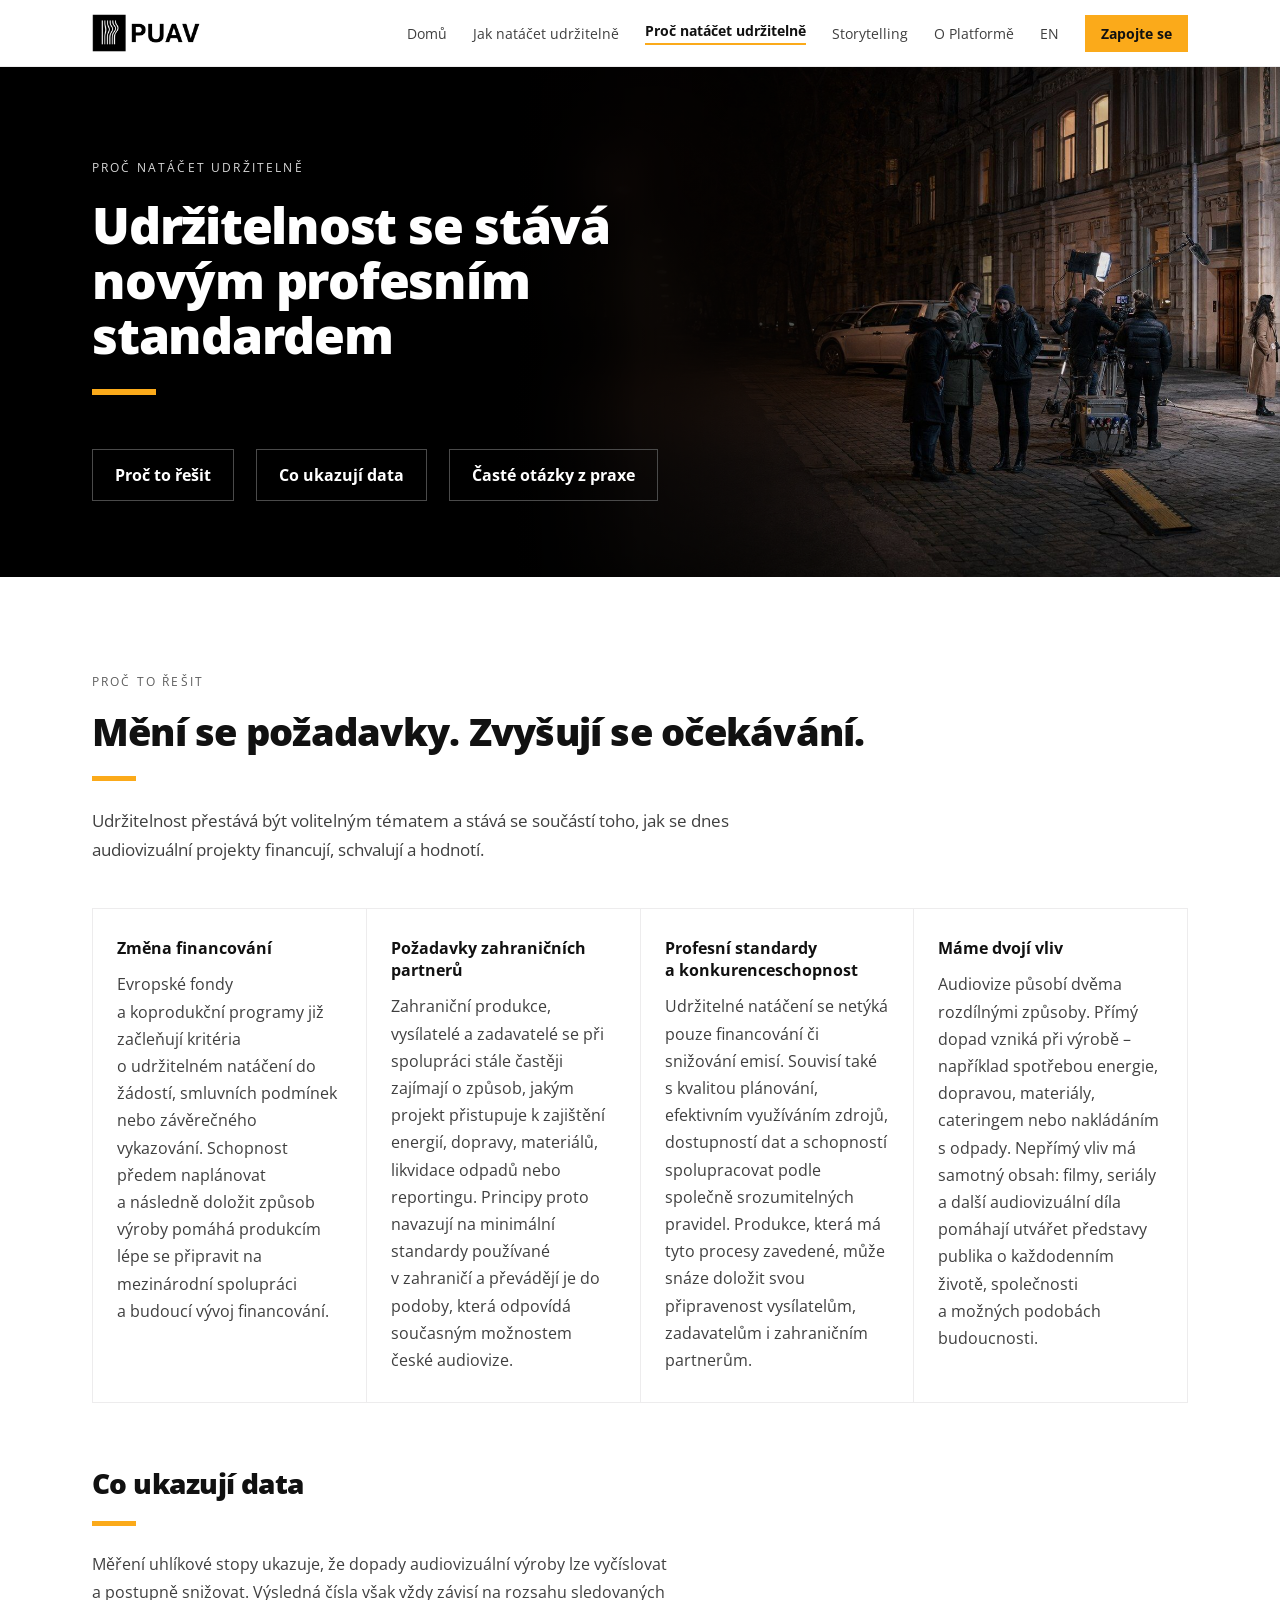
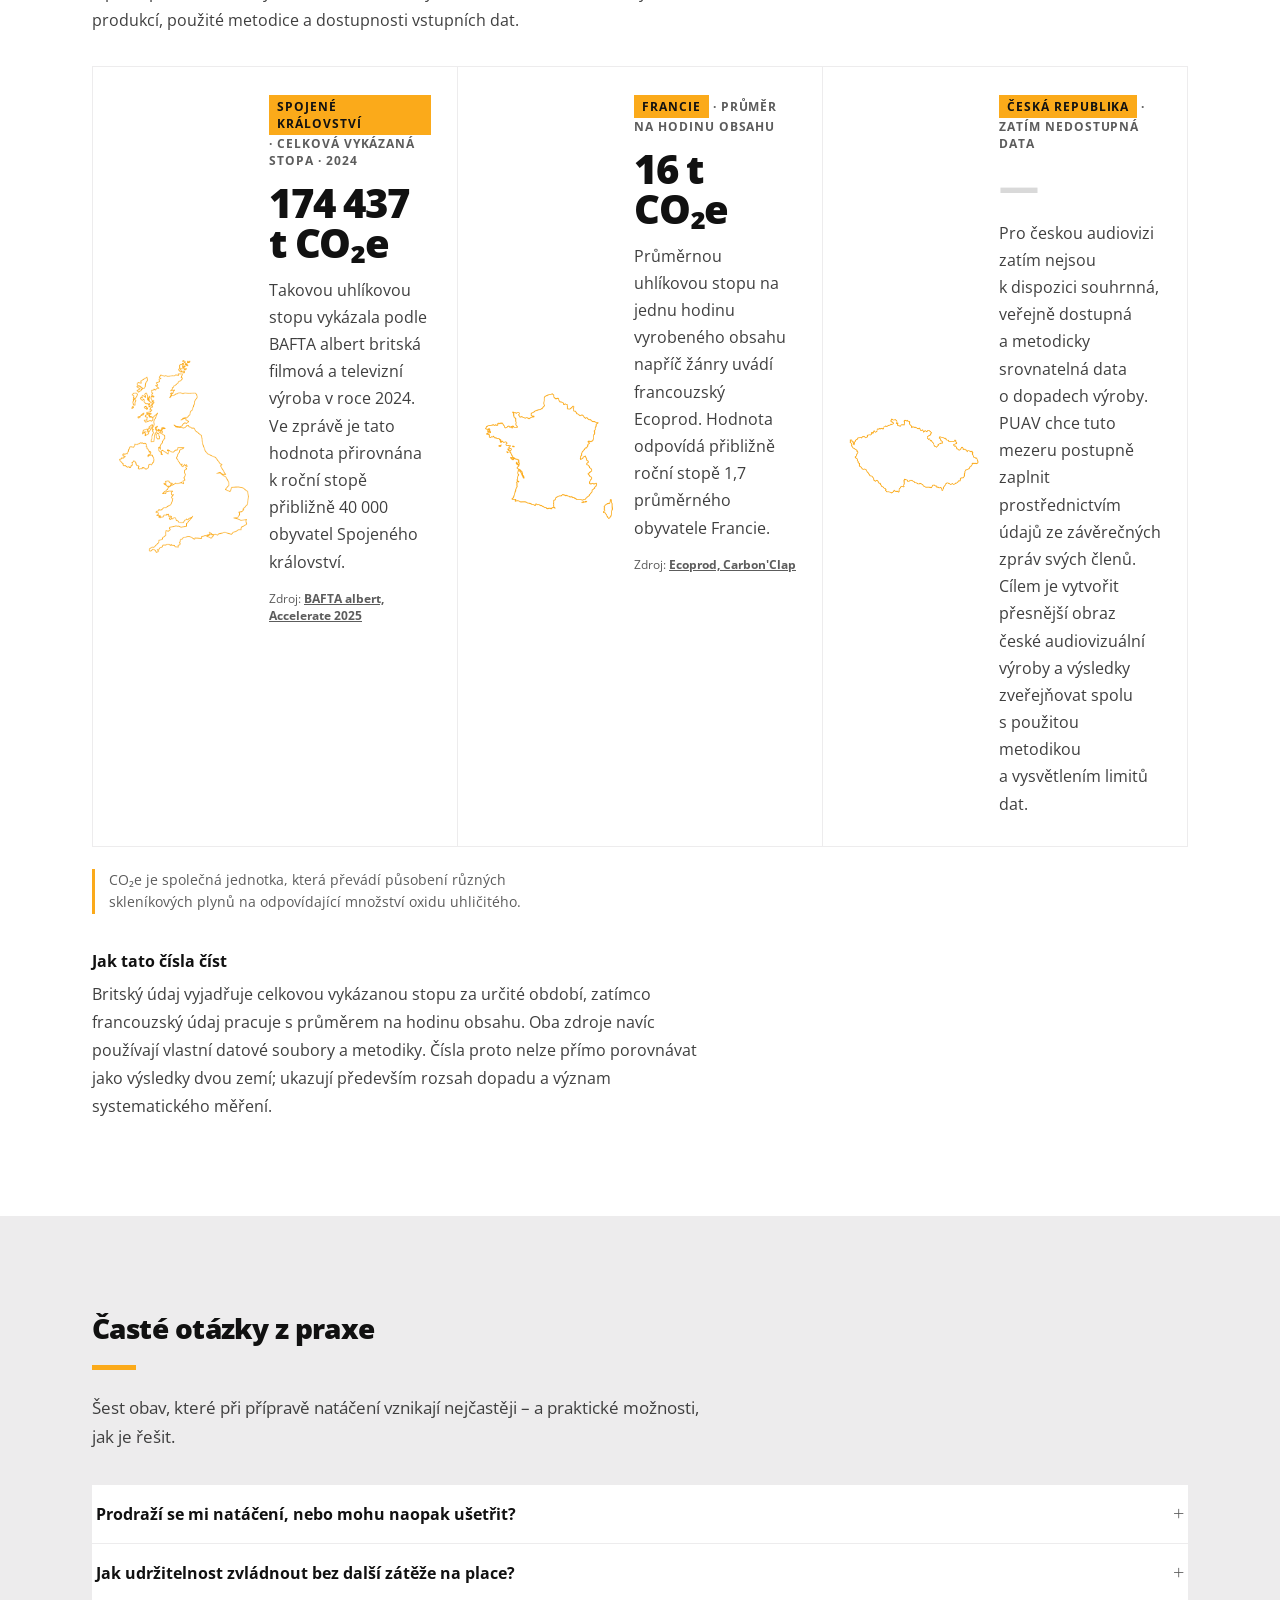
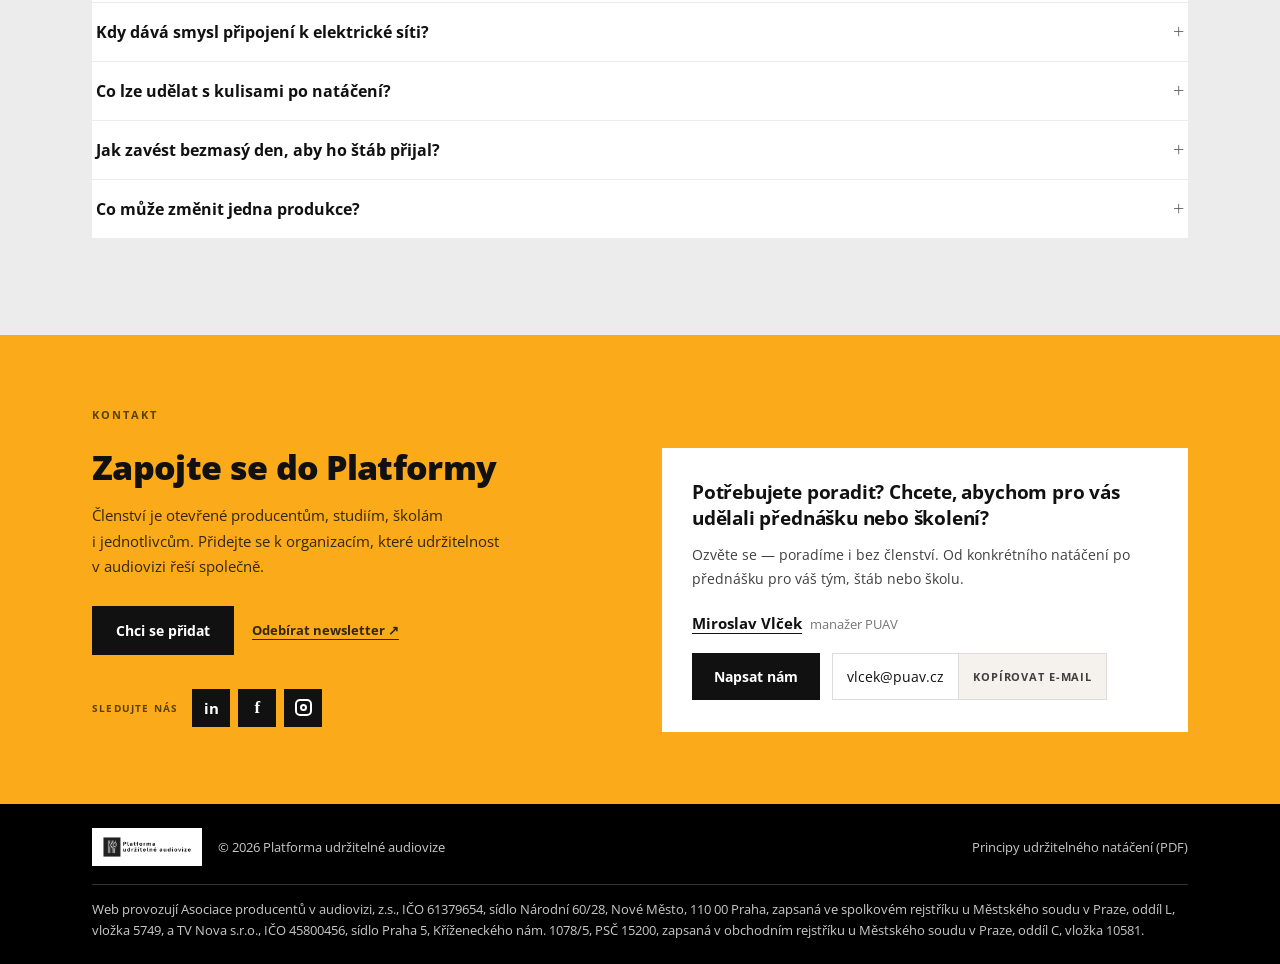
<file: docs/proc-natacet-udrzitelne/index.html>
<!DOCTYPE html>
<html lang="cs">
<head>
<meta charset="utf-8">
<script>document.documentElement.classList.add('js')</script>
<meta name="viewport" content="width=device-width, initial-scale=1">
<title>Proč natáčet udržitelně | PUAV</title>
<meta name="description" content="Data o dopadu audiovizuální výroby, odpovědi na nejčastější námitky z praxe a to, co s tématem umí udělat samotný obsah.">
<link rel="canonical" href="https://www.puav.cz/proc-natacet-udrzitelne/">
<meta property="og:type" content="website">
<meta property="og:site_name" content="PUAV – Platforma udržitelné audiovize">
<meta property="og:locale" content="cs_CZ">
<meta property="og:title" content="Proč natáčet udržitelně | PUAV">
<meta property="og:description" content="Data o dopadu audiovizuální výroby, odpovědi na nejčastější námitky z praxe a to, co s tématem umí udělat samotný obsah.">
<meta property="og:url" content="https://www.puav.cz/proc-natacet-udrzitelne/">
<meta property="og:image" content="https://www.puav.cz/assets/img/og-image.jpg">
<meta property="og:image:width" content="1200">
<meta property="og:image:height" content="630">
<meta name="twitter:card" content="summary_large_image">
<link rel="icon" type="image/png" sizes="32x32" href="../assets/img/favicon-32.png">
<link rel="apple-touch-icon" sizes="180x180" href="../assets/img/apple-touch-icon.png">
<link rel="preload" href="../assets/fonts/open-sans-normal-latin-ext.woff2" as="font" type="font/woff2" crossorigin>
<link rel="preload" href="../assets/fonts/open-sans-normal-latin.woff2" as="font" type="font/woff2" crossorigin>
<link rel="stylesheet" href="../assets/css/puav.css?v=11f84668">
<script src="../assets/js/puav.js?v=c92ec332" defer></script>
</head>
<body>
<a href="#main-content" class="skip-link">Přeskočit na hlavní obsah</a>
<div class="page">
<header class="site-header" style="position: sticky; top: 0px; z-index: 50; background: rgb(255, 255, 255); border-bottom: 1px solid rgb(237, 236, 237);">
  <div style="max-width: 1160px; margin: 0px auto; padding: 14px 32px; display: flex; align-items: center; justify-content: space-between; gap: 28px; flex-wrap: wrap;">
    <a href="../" style="display: flex; align-items: center; text-decoration: none; padding-right: 10px;">
      <img width="360" height="127" src="../assets/img/puav-logo.png" alt="PUAV: Platforma udržitelné audiovize" style="height: 38px; width: auto; display: block;">
    </a>
    <button type="button" class="menu-toggle" aria-expanded="false" aria-controls="hlavni-navigace"><span class="menu-toggle-icon" aria-hidden="true"></span><span class="menu-toggle-label">Menu</span></button>
    <nav id="hlavni-navigace" aria-label="Hlavní navigace" style="display: flex; align-items: center; gap: 26px; flex-wrap: wrap;">
      <a href="../" style="font-size: 14px; text-decoration: none; color: rgb(63, 63, 63);">Domů</a>
      <a href="../jak-natacet-udrzitelne/" style="font-size: 14px; text-decoration: none; color: rgb(63, 63, 63);">Jak natáčet udržitelně</a>
      <a aria-current="page" href="../proc-natacet-udrzitelne/" style="font-size: 14px; font-weight: 700; text-decoration: none; color: rgb(17, 17, 17); border-bottom: 2px solid rgb(251, 170, 26); padding-bottom: 3px;">Proč natáčet udržitelně</a>
      <a href="../storytelling/" style="font-size: 14px; text-decoration: none; color: rgb(63, 63, 63);">Storytelling</a>
      <a href="../o-platforme/" style="font-size: 14px; text-decoration: none; color: rgb(63, 63, 63);">O&nbsp;Platformě</a>
      <a href="../en/" lang="en" hreflang="en" aria-label="English version" style="font-size: 14px; text-decoration: none; color: rgb(63, 63, 63);">EN</a>
      <a href="#kontakt" style="font-size: 14px; font-weight: 700; text-decoration: none; color: rgb(17, 17, 17); background: rgb(251, 170, 26); padding: 9px 16px;">Zapojte se</a>
    </nav>
  </div></header>
<main id="main-content">
<section style="background: rgb(0, 0, 0); color: rgb(255, 255, 255); position: relative; overflow: hidden;">
  <div style="position: absolute; inset: 0px; overflow: hidden;">
    <img width="1672" height="941" src="../assets/img/hero-proc-natacet.jpg" alt="" aria-hidden="true" class="r2" style="position: absolute; top: 0px; right: 0px; bottom: 0px; width: 58%; height: 100%; object-fit: cover; object-position: 38% 45%; mask-image: linear-gradient(to right, transparent 0%, rgba(0, 0, 0, 0.5) 22%, rgb(0, 0, 0) 46%);">
    <img width="1672" height="941" src="../assets/img/hero-proc-natacet.jpg" alt="" aria-hidden="true" class="r2" style="position: absolute; top: 0px; right: 0px; bottom: 0px; width: 58%; height: 100%; object-fit: cover; object-position: 38% 45%; filter: blur(22px) saturate(0.9); transform: scale(1.08); mask-image: linear-gradient(to right, transparent 0%, rgb(0, 0, 0) 16%, transparent 44%);">
    <div style="position: absolute; inset: 0px; background: linear-gradient(to right, rgb(0, 0, 0) 0%, rgb(0, 0, 0) 34%, rgba(0, 0, 0, 0.72) 48%, rgba(0, 0, 0, 0.12) 72%, rgba(0, 0, 0, 0) 100%);"></div>
  </div>
  <div style="max-width: 1160px; margin: 0px auto; padding: 92px 32px 76px; position: relative; min-height: 420px; display: flex; flex-direction: column; justify-content: center;">
      <span style="display: block; font-size: 12px; letter-spacing: 0.18em; text-transform: uppercase; color: rgb(217, 217, 217); margin-bottom: 22px;">Proč natáčet udržitelně</span>
      <h1 style="font-size: clamp(32px, 4vw, 50px); font-weight: 800; line-height: 1.1; letter-spacing: -0.025em; max-width: 24ch; text-wrap: pretty;">Udržitelnost se stává novým profesním standardem</h1>
      <div style="width: 64px; height: 6px; background: rgb(251, 170, 26); margin: 26px 0px 24px;"></div>
      <nav aria-label="Obsah stránky" style="display: flex; gap: 22px; flex-wrap: wrap; margin-top: 30px;">
        <a href="#proc" style="font-size: 16px; font-weight: 700; text-decoration: none; color: rgb(255, 255, 255); border: 1px solid rgb(74, 74, 74); padding: 14px 22px;">Proč to řešit</a>
        <a href="#data" style="font-size: 16px; font-weight: 700; text-decoration: none; color: rgb(255, 255, 255); border: 1px solid rgb(74, 74, 74); padding: 14px 22px;">Co ukazují data</a>
        <a href="#myty" style="font-size: 16px; font-weight: 700; text-decoration: none; color: rgb(255, 255, 255); border: 1px solid rgb(74, 74, 74); padding: 14px 22px;">Časté otázky z&nbsp;praxe</a>
      </nav>
  </div></section>
<section id="proc">
  <div style="max-width: 1160px; margin: 0px auto; padding: 96px 32px;">
    <span style="display: block; font-size: 12px; letter-spacing: 0.18em; text-transform: uppercase; color: rgb(92, 92, 92); margin-bottom: 20px;">Proč to řešit</span>
    <h2 style="font-size: clamp(28px, 3vw, 38px); font-weight: 800; letter-spacing: -0.02em; line-height: 1.15; max-width: 40ch; text-wrap: pretty;">Mění se požadavky. Zvyšují se očekávání.</h2>
    <div style="width: 44px; height: 5px; background: rgb(251, 170, 26); margin: 22px 0px 26px;"></div>
    <p style="font-size: 17px; line-height: 1.7; color: rgb(63, 63, 63); max-width: 66ch;">Udržitelnost přestává být volitelným tématem a&nbsp;stává se součástí toho, jak se dnes audiovizuální projekty financují, schvalují a&nbsp;hodnotí.</p>
    <div style="display: grid; grid-template-columns: repeat(auto-fit, minmax(260px, 1fr)); gap: 1px; background: rgb(237, 236, 237); border: 1px solid rgb(237, 236, 237); margin-top: 44px;" class="r5">
      <div style="background: rgb(255, 255, 255); padding: 28px 24px;">
        <h3 style="font-size: 16px; font-weight: 700; margin-bottom: 12px; color: rgb(17, 17, 17);">Změna financování</h3>
        <p style="font-size: 16px; line-height: 1.7; color: rgb(63, 63, 63);">Evropské fondy a&nbsp;koprodukční programy již začleňují kritéria o&nbsp;udržitelném natáčení do žádostí, smluvních podmínek nebo závěrečného vykazování. Schopnost předem naplánovat a&nbsp;následně doložit způsob výroby pomáhá produkcím lépe se připravit na mezinárodní spolupráci a&nbsp;budoucí vývoj financování.</p>
      </div>
      <div style="background: rgb(255, 255, 255); padding: 28px 24px;">
        <h3 style="font-size: 16px; font-weight: 700; margin-bottom: 12px; color: rgb(17, 17, 17);">Požadavky zahraničních partnerů</h3>
        <p style="font-size: 16px; line-height: 1.7; color: rgb(63, 63, 63);">Zahraniční produkce, vysílatelé a&nbsp;zadavatelé se při spolupráci stále častěji zajímají o&nbsp;způsob, jakým projekt přistupuje k&nbsp;zajištění energií, dopravy, materiálů, likvidace odpadů nebo reportingu. Principy proto navazují na minimální standardy používané v&nbsp;zahraničí a&nbsp;převádějí je do podoby, která odpovídá současným možnostem české audiovize.</p>
      </div>
      <div style="background: rgb(255, 255, 255); padding: 28px 24px;">
        <h3 style="font-size: 16px; font-weight: 700; margin-bottom: 12px; color: rgb(17, 17, 17);">Profesní standardy a&nbsp;konkurenceschopnost</h3>
        <p style="font-size: 16px; line-height: 1.7; color: rgb(63, 63, 63);">Udržitelné natáčení se netýká pouze financování či snižování emisí. Souvisí také s&nbsp;kvalitou plánování, efektivním využíváním zdrojů, dostupností dat a&nbsp;schopností spolupracovat podle společně srozumitelných pravidel. Produkce, která má tyto procesy zavedené, může snáze doložit svou připravenost vysílatelům, zadavatelům i&nbsp;zahraničním partnerům.</p>
      </div>
      <div style="background: rgb(255, 255, 255); padding: 28px 24px;">
        <h3 style="font-size: 16px; font-weight: 700; margin-bottom: 12px; color: rgb(17, 17, 17);">Máme dvojí vliv</h3>
        <p style="font-size: 16px; line-height: 1.7; color: rgb(63, 63, 63);">Audiovize působí dvěma rozdílnými způsoby. Přímý dopad vzniká při výrobě – například spotřebou energie, dopravou, materiály, cateringem nebo nakládáním s&nbsp;odpady. Nepřímý vliv má samotný obsah: filmy, seriály a&nbsp;další audiovizuální díla pomáhají utvářet představy publika o&nbsp;každodenním životě, společnosti a&nbsp;možných podobách budoucnosti.</p>
      </div>
    </div>

    <div id="data" style="margin-top: 64px; scroll-margin-top: 80px;">
      <h3 style="font-size: clamp(22px, 2.4vw, 28px); font-weight: 800; letter-spacing: -0.02em; line-height: 1.2; max-width: 36ch; text-wrap: pretty;">Co ukazují data</h3>
      <div style="width: 44px; height: 5px; background: rgb(251, 170, 26); margin: 20px 0px 24px;"></div>
      <p style="font-size: 16px; line-height: 1.75; color: rgb(63, 63, 63); max-width: 68ch;">Měření uhlíkové stopy ukazuje, že dopady audiovizuální výroby lze vyčíslovat a&nbsp;postupně snižovat. Výsledná čísla však vždy závisí na rozsahu sledovaných produkcí, použité metodice a&nbsp;dostupnosti vstupních dat.</p>
      <div style="display: grid; grid-template-columns: repeat(auto-fit, minmax(280px, 1fr)); gap: 1px; background: rgb(237, 236, 237); border: 1px solid rgb(237, 236, 237); margin-top: 32px;" class="r5">
        <div style="background: rgb(255, 255, 255); padding: 28px 26px; display: flex; gap: 20px; align-items: stretch;" class="r8">
          <div style="flex: 0 0 auto; width: 130px;" class="r9"><img loading="lazy" decoding="async" width="367" height="544" src="../assets/img/mapa-uk.png" alt="Obrys mapy Spojeného království" style="width: 100%; height: 100%; object-fit: contain; display: block;"></div>
          <div>
          <span style="display: block; font-size: 12px; font-weight: 700; letter-spacing: 0.08em; text-transform: uppercase; color: rgb(92, 92, 92);"><span style="background: rgb(251, 170, 26); color: rgb(17, 17, 17); padding: 3px 8px; display: inline-block;">Spojené království</span> · Celková vykázaná stopa · 2024</span>
          <div style="font-size: clamp(30px, 3.4vw, 40px); font-weight: 800; letter-spacing: -0.03em; line-height: 1; margin-top: 14px;">174&nbsp;437 t CO₂e</div>
          <p style="font-size: 16px; line-height: 1.7; color: rgb(63, 63, 63); margin-top: 14px;">Takovou uhlíkovou stopu vykázala podle BAFTA albert britská filmová a&nbsp;televizní výroba v&nbsp;roce 2024. Ve zprávě je tato hodnota přirovnána k&nbsp;roční stopě přibližně 40&nbsp;000 obyvatel Spojeného království.</p>
          <span style="display: block; font-size: 12px; color: rgb(92, 92, 92); margin-top: 14px;">Zdroj: <a href="https://baftaalbert.org/resources/accelerate-2025-report/" target="_blank" rel="noopener" style="color: rgb(92, 92, 92); font-weight: 700;">BAFTA albert, Accelerate 2025</a></span>
          </div>
        </div>
        <div style="background: rgb(255, 255, 255); padding: 28px 26px; display: flex; gap: 20px; align-items: stretch;" class="r8">
          <div style="flex: 0 0 auto; width: 130px;" class="r9"><img loading="lazy" decoding="async" width="418" height="412" src="../assets/img/mapa-francie.png" alt="Obrys mapy Francie" style="width: 100%; height: 100%; object-fit: contain; display: block;"></div>
          <div>
          <span style="display: block; font-size: 12px; font-weight: 700; letter-spacing: 0.08em; text-transform: uppercase; color: rgb(92, 92, 92);"><span style="background: rgb(251, 170, 26); color: rgb(17, 17, 17); padding: 3px 8px; display: inline-block;">Francie</span> · Průměr na hodinu obsahu</span>
          <div style="font-size: clamp(30px, 3.4vw, 40px); font-weight: 800; letter-spacing: -0.03em; line-height: 1; margin-top: 14px;">16 t CO₂e</div>
          <p style="font-size: 16px; line-height: 1.7; color: rgb(63, 63, 63); margin-top: 14px;">Průměrnou uhlíkovou stopu na jednu hodinu vyrobeného obsahu napříč žánry uvádí francouzský Ecoprod. Hodnota odpovídá přibližně roční stopě 1,7 průměrného obyvatele Francie.</p>
          <span style="display: block; font-size: 12px; color: rgb(92, 92, 92); margin-top: 14px;">Zdroj: <a href="https://ecoprod.com/wp-content/uploads/2025/04/english_RAPPORT-CARBONCLAP-ET-LABEL-ECOPROD-2024.pdf" target="_blank" rel="noopener" style="color: rgb(92, 92, 92); font-weight: 700;">Ecoprod, Carbon'Clap</a></span>
          </div>
        </div>
        <div style="background: rgb(255, 255, 255); padding: 28px 26px; display: flex; gap: 20px; align-items: stretch;" class="r8">
          <div style="flex: 0 0 auto; width: 130px;" class="r9"><img loading="lazy" decoding="async" width="914" height="532" src="../assets/img/mapa-cr.png" alt="Obrys mapy České republiky" style="width: 100%; height: 100%; object-fit: contain; display: block;"></div>
          <div>
          <span style="display: block; font-size: 12px; font-weight: 700; letter-spacing: 0.08em; text-transform: uppercase; color: rgb(92, 92, 92);"><span style="background: rgb(251, 170, 26); color: rgb(17, 17, 17); padding: 3px 8px; display: inline-block;">Česká republika</span> · Zatím nedostupná data</span>
          <div style="font-size: clamp(30px, 3.4vw, 40px); font-weight: 800; letter-spacing: -0.03em; line-height: 1; margin-top: 14px; color: rgb(217, 217, 217);">—</div>
          <p style="font-size: 16px; line-height: 1.7; color: rgb(63, 63, 63); margin-top: 14px;">Pro českou audiovizi zatím nejsou k&nbsp;dispozici souhrnná, veřejně dostupná a&nbsp;metodicky srovnatelná data o&nbsp;dopadech výroby. PUAV chce tuto mezeru postupně zaplnit prostřednictvím údajů ze závěrečných zpráv svých členů. Cílem je vytvořit přesnější obraz české audiovizuální výroby a&nbsp;výsledky zveřejňovat spolu s&nbsp;použitou metodikou a&nbsp;vysvětlením limitů dat.</p>
          </div>
        </div>
      </div>
      <p style="font-size: 14px; line-height: 1.6; color: rgb(92, 92, 92); border-left: 3px solid rgb(251, 170, 26); padding-left: 14px; margin-top: 22px; max-width: 60ch;">CO₂e je společná jednotka, která převádí působení různých skleníkových plynů na odpovídající množství oxidu uhličitého.</p>

      <div style="margin-top: 36px; max-width: 70ch;">
        <h4 style="font-size: 16px; font-weight: 700; color: rgb(17, 17, 17); margin-bottom: 8px;">Jak tato čísla číst</h4>
        <p style="font-size: 16px; line-height: 1.75; color: rgb(63, 63, 63);">Britský údaj vyjadřuje celkovou vykázanou stopu za určité období, zatímco francouzský údaj pracuje s&nbsp;průměrem na hodinu obsahu. Oba zdroje navíc používají vlastní datové soubory a&nbsp;metodiky. Čísla proto nelze přímo porovnávat jako výsledky dvou zemí; ukazují především rozsah dopadu a&nbsp;význam systematického měření.</p>
      </div>

    </div></div></section>
<section id="myty" style="background: rgb(237, 236, 237); max-width: 100%; padding: 0px;">
  <div style="max-width: 1160px; margin: 0px auto; padding: 96px 32px;">
  <h2 style="font-size: clamp(22px, 2.4vw, 28px); font-weight: 800; letter-spacing: -0.02em; line-height: 1.2; max-width: 36ch; text-wrap: pretty;">Časté otázky z&nbsp;praxe</h2>
  <div style="width: 44px; height: 5px; background: rgb(251, 170, 26); margin: 20px 0px 24px;"></div>
  <p style="font-size: 17px; line-height: 1.7; color: rgb(63, 63, 63); max-width: 62ch;">Šest obav, které při přípravě natáčení vznikají nejčastěji – a&nbsp;praktické možnosti, jak je řešit.</p>
  <div style="margin-top: 32px; border-top: 1px solid rgb(237, 236, 237);">
    <details style="background: rgb(255, 255, 255); border-bottom: 1px solid rgb(237, 236, 237);">
      <summary style="display: flex; align-items: center; justify-content: space-between; gap: 20px; padding: 18px 4px;">
        <span style="font-size: 16px; font-weight: 700;">Prodraží se mi natáčení, nebo mohu naopak ušetřit?</span>
        <span class="om-plus" style="font-size: 20px; font-weight: 300; line-height: 1; color: rgb(92, 92, 92); transition: transform 0.2s;">+</span>
      </summary>
      <p style="font-size: 16px; line-height: 1.8; color: rgb(63, 63, 63); padding: 0px 4px 22px; max-width: 80ch;">Obojí je možné. Některá opatření nevyžadují žádné dodatečné náklady nebo mohou přinést úsporu – například digitalizace dokumentů nebo využití dostupné elektrické přípojky místo agregátu. Jiná opatření, jako zapojení konzultanta udržitelnosti, představují samostatnou položku rozpočtu. Celkový dopad závisí na typu projektu, zvolených opatřeních a&nbsp;především na tom, jak brzy se s&nbsp;nimi začne počítat. Principy tuto skutečnost otevřeně zohledňují a&nbsp;pomáhají produkci vybrat řešení odpovídající jejím možnostem. Schopnost doložit udržitelný způsob výroby zároveň zvyšuje konkurenceschopnost při spolupráci se zahraničními partnery, vysílateli a&nbsp;fondy. U&nbsp;některých dotačních a&nbsp;koprodukčních programů může být požadovanou součástí žádosti nebo výhodou při jejím posuzování.</p>
    </details>
    <details style="background: rgb(255, 255, 255); border-bottom: 1px solid rgb(237, 236, 237);">
      <summary style="display: flex; align-items: center; justify-content: space-between; gap: 20px; padding: 18px 4px;">
        <span style="font-size: 16px; font-weight: 700;">Jak udržitelnost zvládnout bez další zátěže na place?</span>
        <span class="om-plus" style="font-size: 20px; font-weight: 300; line-height: 1; color: rgb(92, 92, 92); transition: transform 0.2s;">+</span>
      </summary>
      <p style="font-size: 16px; line-height: 1.8; color: rgb(63, 63, 63); padding: 0px 4px 22px; max-width: 80ch;">Největší zátěž vzniká tehdy, když se potřebná rozhodnutí řeší až během natáčení. Pokud se už v&nbsp;přípravě určí odpovědná osoba, prověří se možnosti lokací a&nbsp;požadavky se včas domluví s&nbsp;cateringem i&nbsp;jednotlivými profesemi, většina opatření se stane běžnou součástí produkčního procesu. Sběr podkladů nebo podoba cateringové nabídky se pak nemusí na place složitě improvizovat ani řešit jako úkol navíc.</p>
    </details>
    <details style="background: rgb(255, 255, 255); border-bottom: 1px solid rgb(237, 236, 237);">
      <summary style="display: flex; align-items: center; justify-content: space-between; gap: 20px; padding: 18px 4px;">
        <span style="font-size: 16px; font-weight: 700;">Kdy dává smysl připojení k&nbsp;elektrické síti?</span>
        <span class="om-plus" style="font-size: 20px; font-weight: 300; line-height: 1; color: rgb(92, 92, 92); transition: transform 0.2s;">+</span>
      </summary>
      <p style="font-size: 16px; line-height: 1.8; color: rgb(63, 63, 63); padding: 0px 4px 22px; max-width: 80ch;">Záleží na dostupném příkonu, vzdálenosti přípojky, délce natáčení i&nbsp;ceně připojení. <a href="https://www.mapotic.com/kratkodobepripojky" target="_blank" rel="noopener" style="font-weight: 700;">Mapa přípojných míst</a> a&nbsp;praktický manuál pomáhají rychleji prověřit možnosti lokace a&nbsp;porovnat náklady s&nbsp;pronájmem a&nbsp;provozem agregátu. U&nbsp;delšího natáčení na jednom místě může být síťové připojení výrazně výhodnější. Pokud vhodná přípojka není dostupná nebo kapacitně nestačí, nejde o&nbsp;selhání produkce. Situaci stačí popsat a&nbsp;odůvodnit v&nbsp;závěrečné zprávě.</p>
    </details>
    <details style="background: rgb(255, 255, 255); border-bottom: 1px solid rgb(237, 236, 237);">
      <summary style="display: flex; align-items: center; justify-content: space-between; gap: 20px; padding: 18px 4px;">
        <span style="font-size: 16px; font-weight: 700;">Co lze udělat s&nbsp;kulisami po natáčení?</span>
        <span class="om-plus" style="font-size: 20px; font-weight: 300; line-height: 1; color: rgb(92, 92, 92); transition: transform 0.2s;">+</span>
      </summary>
      <p style="font-size: 16px; line-height: 1.8; color: rgb(63, 63, 63); padding: 0px 4px 22px; max-width: 80ch;">Kulisy se nemusí automaticky stát odpadem. Už při jejich návrhu lze určit, které části půjde znovu použít, rozebrat, nabídnout další produkci nebo předat k&nbsp;materiálové recyklaci. Modulární konstrukce navíc umožňují využívat stejné prvky opakovaně. Nejdůležitější je připravit plán dalšího využití kulis a&nbsp;materiálů ještě před jejich stavbou – ne až ve chvíli, kdy se dekorace bourá.</p>
    </details>
    <details style="background: rgb(255, 255, 255); border-bottom: 1px solid rgb(237, 236, 237);">
      <summary style="display: flex; align-items: center; justify-content: space-between; gap: 20px; padding: 18px 4px;">
        <span style="font-size: 16px; font-weight: 700;">Jak zavést bezmasý den, aby ho štáb přijal?</span>
        <span class="om-plus" style="font-size: 20px; font-weight: 300; line-height: 1; color: rgb(92, 92, 92); transition: transform 0.2s;">+</span>
      </summary>
      <p style="font-size: 16px; line-height: 1.8; color: rgb(63, 63, 63); padding: 0px 4px 22px; max-width: 80ch;">Rozhodující je kvalita jídla, dobrý dodavatel a&nbsp;včasná komunikace. Principy nepožadují výhradně vegetariánský catering po celou dobu natáčení. Stanovují vegetariánskou variantu každý den a&nbsp;bezmasý catering během 20 % natáčecích dnů, tedy zpravidla jeden den týdně, pokud catering hradí produkce. V&nbsp;ostatních dnech může maso v&nbsp;nabídce zůstat. Pomáhá představit změnu předem, nabídnout sytá a&nbsp;chuťově plnohodnotná jídla a&nbsp;dát štábu možnost zpětné vazby. Pokud je zavedení bezmasého dne zpočátku obtížné, lze jako přechodný krok rozšířit vegetariánskou nabídku a&nbsp;omezit hovězí maso, jehož klimatická stopa je oproti drůbeži několikanásobně vyšší.</p>
    </details>
    <details style="background: rgb(255, 255, 255); border-bottom: 1px solid rgb(237, 236, 237);">
      <summary style="display: flex; align-items: center; justify-content: space-between; gap: 20px; padding: 18px 4px;">
        <span style="font-size: 16px; font-weight: 700;">Co může změnit jedna produkce?</span>
        <span class="om-plus" style="font-size: 20px; font-weight: 300; line-height: 1; color: rgb(92, 92, 92); transition: transform 0.2s;">+</span>
      </summary>
      <p style="font-size: 16px; line-height: 1.8; color: rgb(63, 63, 63); padding: 0px 4px 12px; max-width: 80ch;">Jedna produkce sama celý oboru nezmění. Stejně jako u&nbsp;bezpečnosti práce nebo kvality výroby ale společný standard vzniká tím, že se dobrý postup opakuje na jednotlivých projektech.</p>
      <p style="font-size: 16px; line-height: 1.8; color: rgb(63, 63, 63); padding: 0px 4px 12px; max-width: 80ch;">Každé natáčení ověřuje, co funguje, vytváří poptávku po vhodných službách a&nbsp;přináší zkušenosti, které si členové štábu i&nbsp;dodavatelé odnášejí do dalších produkcí. Čím častěji se stejné postupy používají, tím dostupnějšími a&nbsp;běžnějšími se mohou stát. Závěrečné zprávy navíc vytvářejí česká data, podle kterých lze nástroje i&nbsp;celý standard dále zpřesňovat.</p>
      <p style="font-size: 16px; line-height: 1.8; color: rgb(63, 63, 63); padding: 0px 4px 22px; max-width: 80ch;">Smyslem tedy není přenést odpovědnost za udržitelné natáčení na jediný štáb. Jde o&nbsp;to, aby se každá produkce mohla stát součástí změny, kterou dokáže uskutečnit pouze celý obor společně. Produkce, které začnou dříve, zároveň získávají zkušenosti a&nbsp;možnost budoucí standard aktivně spoluvytvářet.</p>
    </details>
  </div>
  </div></section>
<section id="kontakt" style="background: rgb(251, 170, 26); color: rgb(17, 17, 17);">
  <div style="max-width: 1160px; margin: 0px auto; padding: 72px 32px;">
    <span style="display: block; font-size: 11px; font-weight: 700; letter-spacing: 0.18em; text-transform: uppercase; color: rgb(87, 65, 5); margin-bottom: 26px;">Kontakt</span>
    <div style="display: grid; grid-template-columns: repeat(auto-fit, minmax(320px, 1fr)); gap: 44px; align-items: start;" class="r5">

      <div>
        <h2 style="font-size: clamp(26px, 2.8vw, 34px); font-weight: 800; letter-spacing: -0.02em; line-height: 1.15; text-wrap: pretty;">Zapojte se do Platformy</h2>
        <p style="font-size: 15px; line-height: 1.7; color: rgb(51, 39, 10); max-width: 46ch; margin-top: 16px;">Členství je otevřené producentům, studiím, školám i&nbsp;jednotlivcům. Přidejte se k&nbsp;organizacím, které udržitelnost v&nbsp;audiovizi řeší společně.</p>
        <div style="display: flex; align-items: center; gap: 18px; flex-wrap: wrap; margin-top: 26px;">
          <button type="button" data-contact="Členství v PUAV" aria-haspopup="dialog" class="hv-bg-dark" style="font-family: inherit; font-size: 14px; font-weight: 700; color: rgb(255, 255, 255); background: rgb(17, 17, 17); border-width: medium; border-style: none; border-color: currentcolor; border-image: none; padding: 15px 24px; cursor: pointer;">Chci se přidat</button>
          <a href="https://puav.substack.com/" target="_blank" rel="noopener" class="hv-text-black" style="font-size: 13px; font-weight: 700; color: rgb(51, 39, 10); text-decoration: underline; text-underline-offset: 4px;">Odebírat newsletter ↗</a>
        </div>
        <div style="display: flex; align-items: center; gap: 14px; flex-wrap: wrap; margin-top: 34px;">
          <span style="font-size: 10px; font-weight: 700; letter-spacing: 0.12em; text-transform: uppercase; color: rgb(87, 65, 5);">Sledujte nás</span>
          <div style="display: flex; gap: 8px;">
            <a href="https://www.linkedin.com/company/puavcz" target="_blank" rel="noopener" aria-label="LinkedIn" title="LinkedIn" class="hv-social" style="width: 38px; height: 38px; background: rgb(17, 17, 17); color: rgb(255, 255, 255); display: flex; align-items: center; justify-content: center; text-decoration: none; font-size: 15px; font-weight: 700; letter-spacing: -0.01em;">in</a>
            <a href="https://www.facebook.com/puav.cz" target="_blank" rel="noopener" aria-label="Facebook" title="Facebook" class="hv-social" style="width: 38px; height: 38px; background: rgb(17, 17, 17); color: rgb(255, 255, 255); display: flex; align-items: center; justify-content: center; text-decoration: none; font-size: 17px; font-weight: 700; font-family: Georgia, &quot;Times New Roman&quot;, serif;">f</a>
            <a href="https://www.instagram.com/puav.cz/" target="_blank" rel="noopener" aria-label="Instagram" title="Instagram" class="hv-social" style="width: 38px; height: 38px; background: rgb(17, 17, 17); color: rgb(255, 255, 255); display: flex; align-items: center; justify-content: center; text-decoration: none;"><span style="width: 17px; height: 17px; border: 2px solid; border-radius: 5px; display: flex; align-items: center; justify-content: center;"><span style="width: 7px; height: 7px; border: 2px solid; border-radius: 50%;"></span></span></a>
          </div>
        </div>
      </div>

      <div style="background: rgb(255, 255, 255); padding: 32px 30px;">
        <h3 style="font-size: 19px; font-weight: 700; line-height: 1.35; letter-spacing: -0.01em; text-wrap: pretty;">Potřebujete poradit? Chcete, abychom pro vás udělali přednášku nebo školení?</h3>
        <p style="font-size: 14px; line-height: 1.7; color: rgb(63, 63, 63); margin-top: 12px;">Ozvěte se — poradíme i&nbsp;bez členství. Od konkrétního natáčení po přednášku pro váš tým, štáb nebo školu.</p>
        <div style="display: flex; align-items: baseline; gap: 8px; flex-wrap: wrap; margin-top: 22px;">
          <a href="../o-platforme/#manazer" style="font-size: 15px; font-weight: 700; color: rgb(17, 17, 17); text-decoration: underline; text-decoration-thickness: 1px; text-underline-offset: 4px;">Miroslav Vlček</a>
          <span style="font-size: 13px; color: rgb(118, 118, 118);">manažer PUAV</span>
        </div>
        <div style="display: flex; align-items: center; gap: 12px; flex-wrap: wrap; margin-top: 20px;">
          <button type="button" data-contact="Konzultace, přednáška nebo školení" aria-haspopup="dialog" class="hv-bg-dark" style="font-family: inherit; font-size: 14px; font-weight: 700; color: rgb(255, 255, 255); background: rgb(17, 17, 17); border-width: medium; border-style: none; border-color: currentcolor; border-image: none; padding: 14px 22px; cursor: pointer;">Napsat nám</button>
          <div style="display: flex; align-items: stretch; border: 1px solid rgb(222, 220, 218);">
            <a href="mailto:vlcek@puav.cz" class="hv-chip" style="font-size: 14px; text-decoration: none; padding: 13px 14px; display: flex; align-items: center;">vlcek@puav.cz</a>
            <button type="button" data-copy-mail title="Zkopírovat e-mail" class="hv-yellow" style="font-family: inherit; font-size: 11px; font-weight: 700; letter-spacing: 0.08em; text-transform: uppercase; color: rgb(63, 63, 63); background: rgb(245, 242, 237); border-width: medium medium medium 1px; border-style: none none none solid; border-color: currentcolor currentcolor currentcolor rgb(222, 220, 218); border-image: none; padding: 0px 14px; cursor: pointer; white-space: nowrap;"><span data-copy-label>Kopírovat e-mail</span></button>
          </div>
        </div>
      </div>

    </div>
  </div></section>
</main>
<footer style="background: rgb(0, 0, 0); color: rgb(255, 255, 255);">
  <div style="max-width: 1160px; margin: 0px auto; padding: 24px 32px; display: flex; align-items: center; justify-content: space-between; gap: 18px; flex-wrap: wrap;">
    <div style="display: flex; align-items: center; gap: 16px; flex-wrap: wrap;">
      <div style="background: rgb(255, 255, 255); padding: 9px 11px;">
        <img loading="lazy" decoding="async" width="300" height="68" src="../assets/img/puav-logo-paticka.png" alt="PUAV: Platforma udržitelné audiovize" style="height: 20px; width: auto; display: block;">
      </div>
      <span style="font-size: 13px; color: rgb(201, 201, 201);">© 2026 Platforma udržitelné audiovize</span>
    </div>
    <a href="../ke-stazeni/principy-udrzitelneho-nataceni-cz.pdf" download="Principy udrzitelneho nataceni CZ.pdf" style="font-size: 13px; color: rgb(201, 201, 201); text-decoration: none;">Principy udržitelného natáčení (PDF)</a>
  
    <p style="flex-basis: 100%; font-size: 13px; line-height: 1.6; color: rgb(201, 201, 201); border-top: 1px solid rgb(51, 51, 51); padding-top: 14px;">Web provozují Asociace producentů v&nbsp;audiovizi, z.s., IČO&nbsp;61379654, sídlo Národní 60/28, Nové Město, 110&nbsp;00 Praha, zapsaná ve spolkovém rejstříku u&nbsp;Městského soudu v&nbsp;Praze, oddíl&nbsp;L, vložka&nbsp;5749, a&nbsp;TV Nova s.r.o., IČO&nbsp;45800456, sídlo Praha&nbsp;5, Kříženeckého nám. 1078/5, PSČ&nbsp;15200, zapsaná v&nbsp;obchodním rejstříku u&nbsp;Městského soudu v&nbsp;Praze, oddíl&nbsp;C, vložka&nbsp;10581.</p>
  </div></footer>
</div>
<dialog id="kontakt-dialog" class="contact-dialog" aria-labelledby="kontakt-dialog-title">
  <div style="padding: 34px 32px;">
    <div data-state="form">
      <div style="display: flex; align-items: flex-start; justify-content: space-between; gap: 16px;">
        <div>
          <span style="display: block; font-size: 10px; font-weight: 700; letter-spacing: 0.14em; text-transform: uppercase; color: #767676; margin-bottom: 8px;">Kontaktní formulář</span>
          <h2 id="kontakt-dialog-title" style="font-size: 22px; font-weight: 800; letter-spacing: -0.01em;">Napište nám</h2>
        </div>
        <button type="button" data-close aria-label="Zavřít" class="hv-text-black" style="font-family: inherit; font-size: 18px; line-height: 1; color: #767676; background: none; border: none; padding: 4px; cursor: pointer;">✕</button>
      </div>
      <form id="kontakt-form" style="display: grid; gap: 16px; margin-top: 24px;">
        <label style="display: grid; gap: 7px;">
          <span style="font-size: 10px; font-weight: 700; letter-spacing: 0.12em; text-transform: uppercase; color: #767676;">Téma</span>
          <select name="topic" style="font-family: inherit; font-size: 14px; padding: 11px 12px; border: 1px solid #dedcda; background: #ffffff; color: #111111; width: 100%;">
            <option value="Členství v PUAV">Členství v PUAV</option>
            <option value="Konzultace, přednáška nebo školení">Konzultace, přednáška nebo školení</option>
            <option value="Poradit s konkrétním natáčením">Poradit s konkrétním natáčením</option>
            <option value="Něco jiného">Něco jiného</option>
          </select>
        </label>
        <div style="display: grid; grid-template-columns: repeat(auto-fit, minmax(200px, 1fr)); gap: 16px;">
          <label style="display: grid; gap: 7px;">
            <span style="font-size: 10px; font-weight: 700; letter-spacing: 0.12em; text-transform: uppercase; color: #767676;">Jméno a příjmení</span>
            <input type="text" name="name" required autocomplete="name" placeholder="Jana Nováková" class="fx-field" style="font-family: inherit; font-size: 14px; padding: 11px 12px; border: 1px solid #dedcda; background: #ffffff; color: #111111; width: 100%;">
          </label>
          <label style="display: grid; gap: 7px;">
            <span style="font-size: 10px; font-weight: 700; letter-spacing: 0.12em; text-transform: uppercase; color: #767676;">E-mail</span>
            <input type="email" name="email" required autocomplete="email" placeholder="jana@studio.cz" class="fx-field" style="font-family: inherit; font-size: 14px; padding: 11px 12px; border: 1px solid #dedcda; background: #ffffff; color: #111111; width: 100%;">
          </label>
        </div>
        <label style="display: grid; gap: 7px;">
          <span style="font-size: 10px; font-weight: 700; letter-spacing: 0.12em; text-transform: uppercase; color: #767676;">Organizace nebo projekt</span>
          <input type="text" name="org" autocomplete="organization" placeholder="Nepovinné" class="fx-field" style="font-family: inherit; font-size: 14px; padding: 11px 12px; border: 1px solid #dedcda; background: #ffffff; color: #111111; width: 100%;">
        </label>
        <label style="display: grid; gap: 7px;">
          <span style="font-size: 10px; font-weight: 700; letter-spacing: 0.12em; text-transform: uppercase; color: #767676;">Zpráva</span>
          <textarea name="msg" rows="4" placeholder="Co potřebujete? Kdy a kde?" class="fx-field" style="font-family: inherit; font-size: 14px; line-height: 1.6; padding: 11px 12px; border: 1px solid #dedcda; background: #ffffff; color: #111111; width: 100%; resize: vertical;"></textarea>
        </label>
        <div style="display: flex; align-items: center; gap: 16px; flex-wrap: wrap; margin-top: 4px;">
          <button type="submit" class="hv-invert" style="font-family: inherit; font-size: 14px; font-weight: 700; color: #111111; background: #fbaa1a; border: none; padding: 15px 26px; cursor: pointer;">Odeslat</button>
          <span style="font-size: 12px; line-height: 1.6; color: #767676;">Formulář odejde jako e-mail na vlcek@puav.cz.</span>
        </div>
      </form>
    </div>
    <div data-state="sent" hidden>
      <span style="display: block; font-size: 10px; font-weight: 700; letter-spacing: 0.14em; text-transform: uppercase; color: #767676; margin-bottom: 8px;">Kontaktní formulář</span>
      <h2 style="font-size: 22px; font-weight: 800; letter-spacing: -0.01em;">Děkujeme</h2>
      <div style="width: 44px; height: 5px; background: #fbaa1a; margin: 18px 0 18px;"></div>
      <p data-sent-text style="font-size: 14px; line-height: 1.7; color: #3f3f3f;"></p>
      <div style="display: flex; align-items: center; gap: 12px; flex-wrap: wrap; margin-top: 24px;">
        <button type="button" data-close class="hv-bg-dark" style="font-family: inherit; font-size: 14px; font-weight: 700; color: #ffffff; background: #111111; border: none; padding: 14px 22px; cursor: pointer;">Zavřít</button>
        <button type="button" data-copy-mail class="hv-bg-yellow" style="font-family: inherit; font-size: 14px; font-weight: 700; color: #111111; background: none; border: 1px solid #111111; padding: 14px 22px; cursor: pointer;"><span data-copy-label>Kopírovat e-mail</span></button>
      </div>
    </div>
  </div>
</dialog>

</body>
</html>
</file>
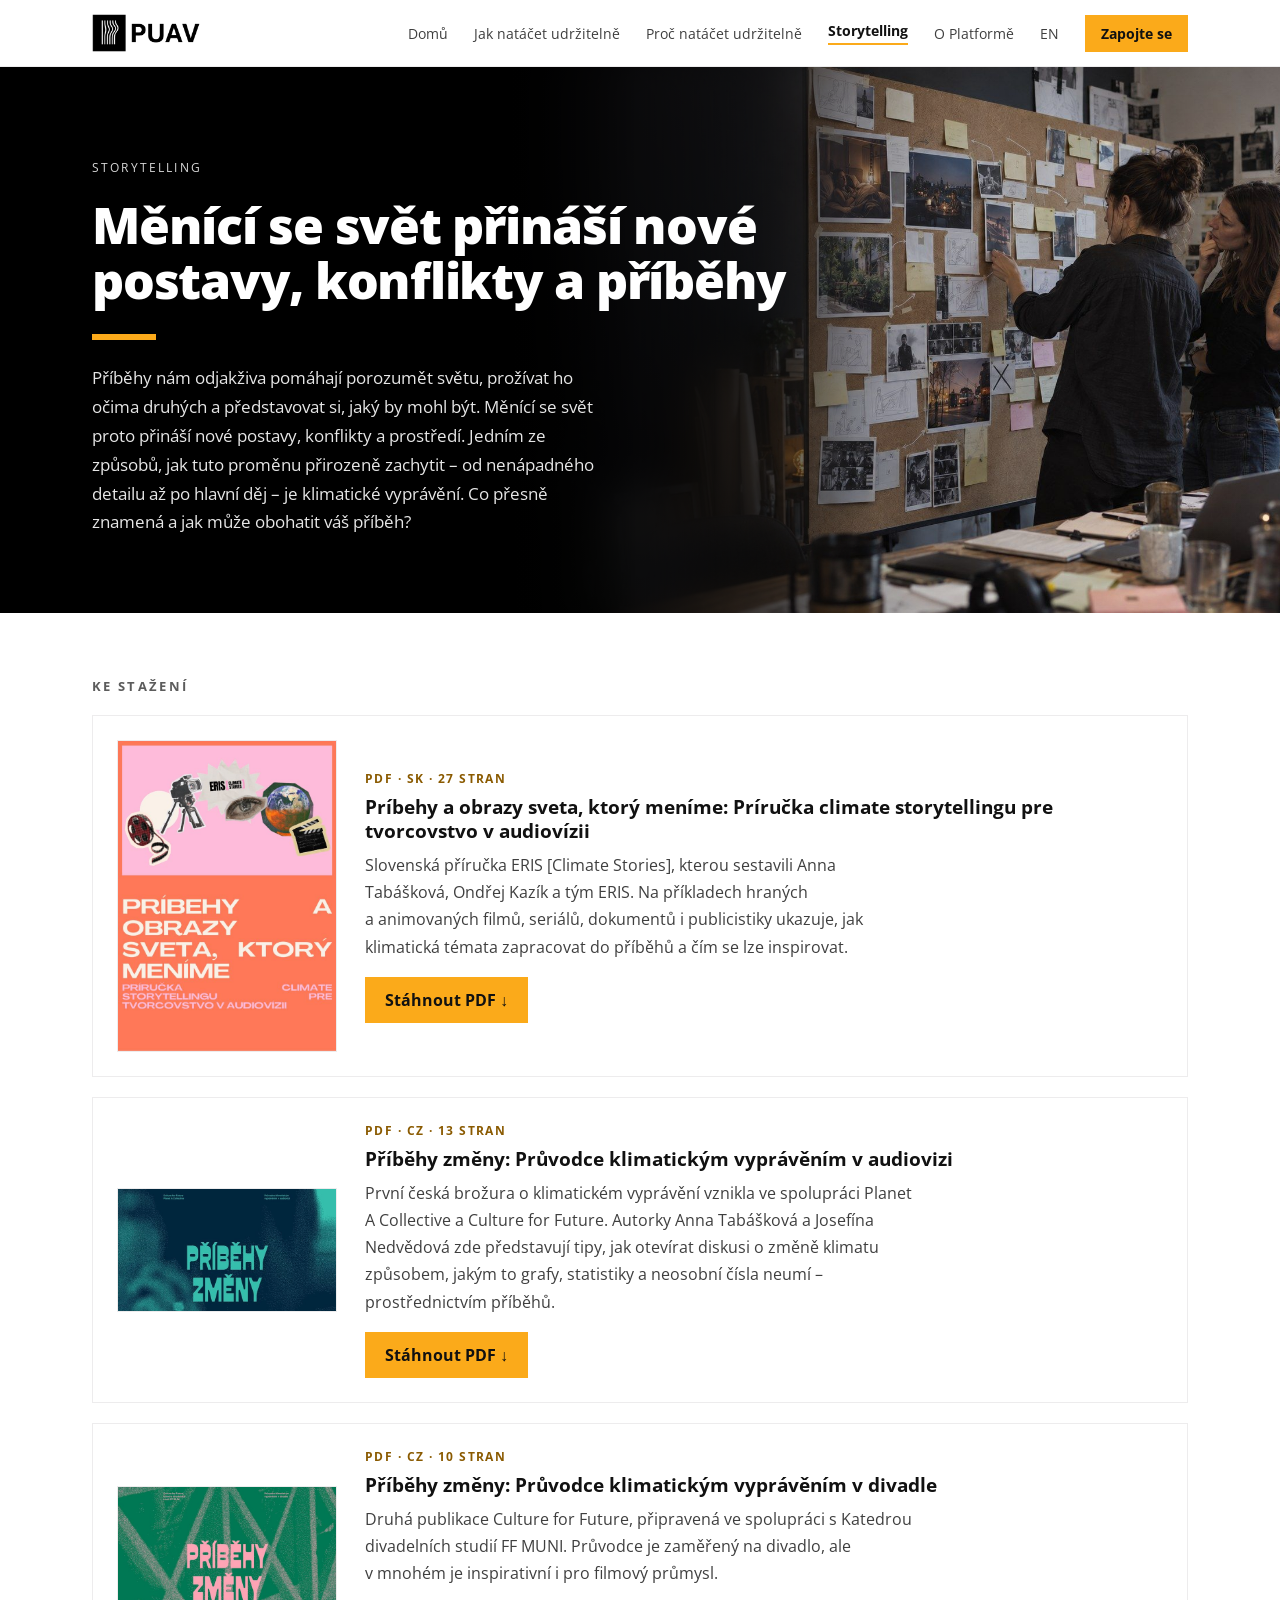
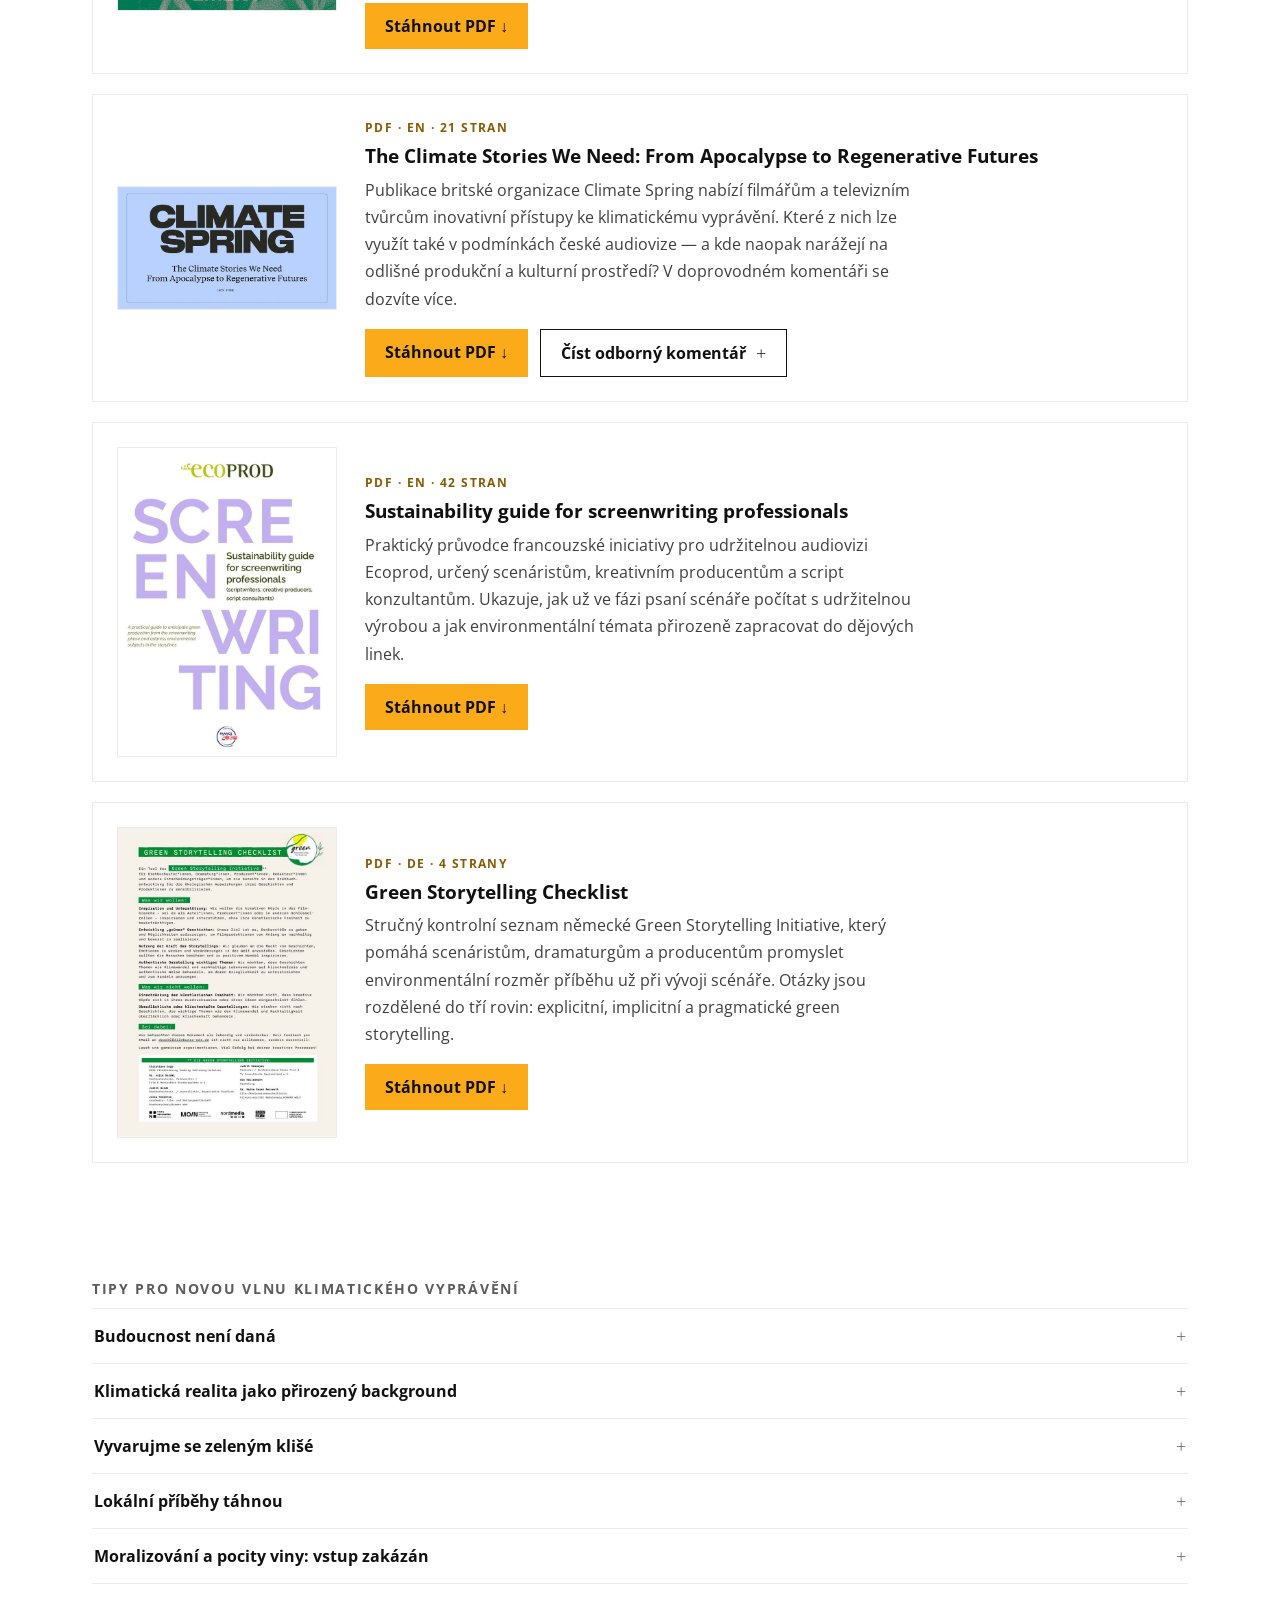
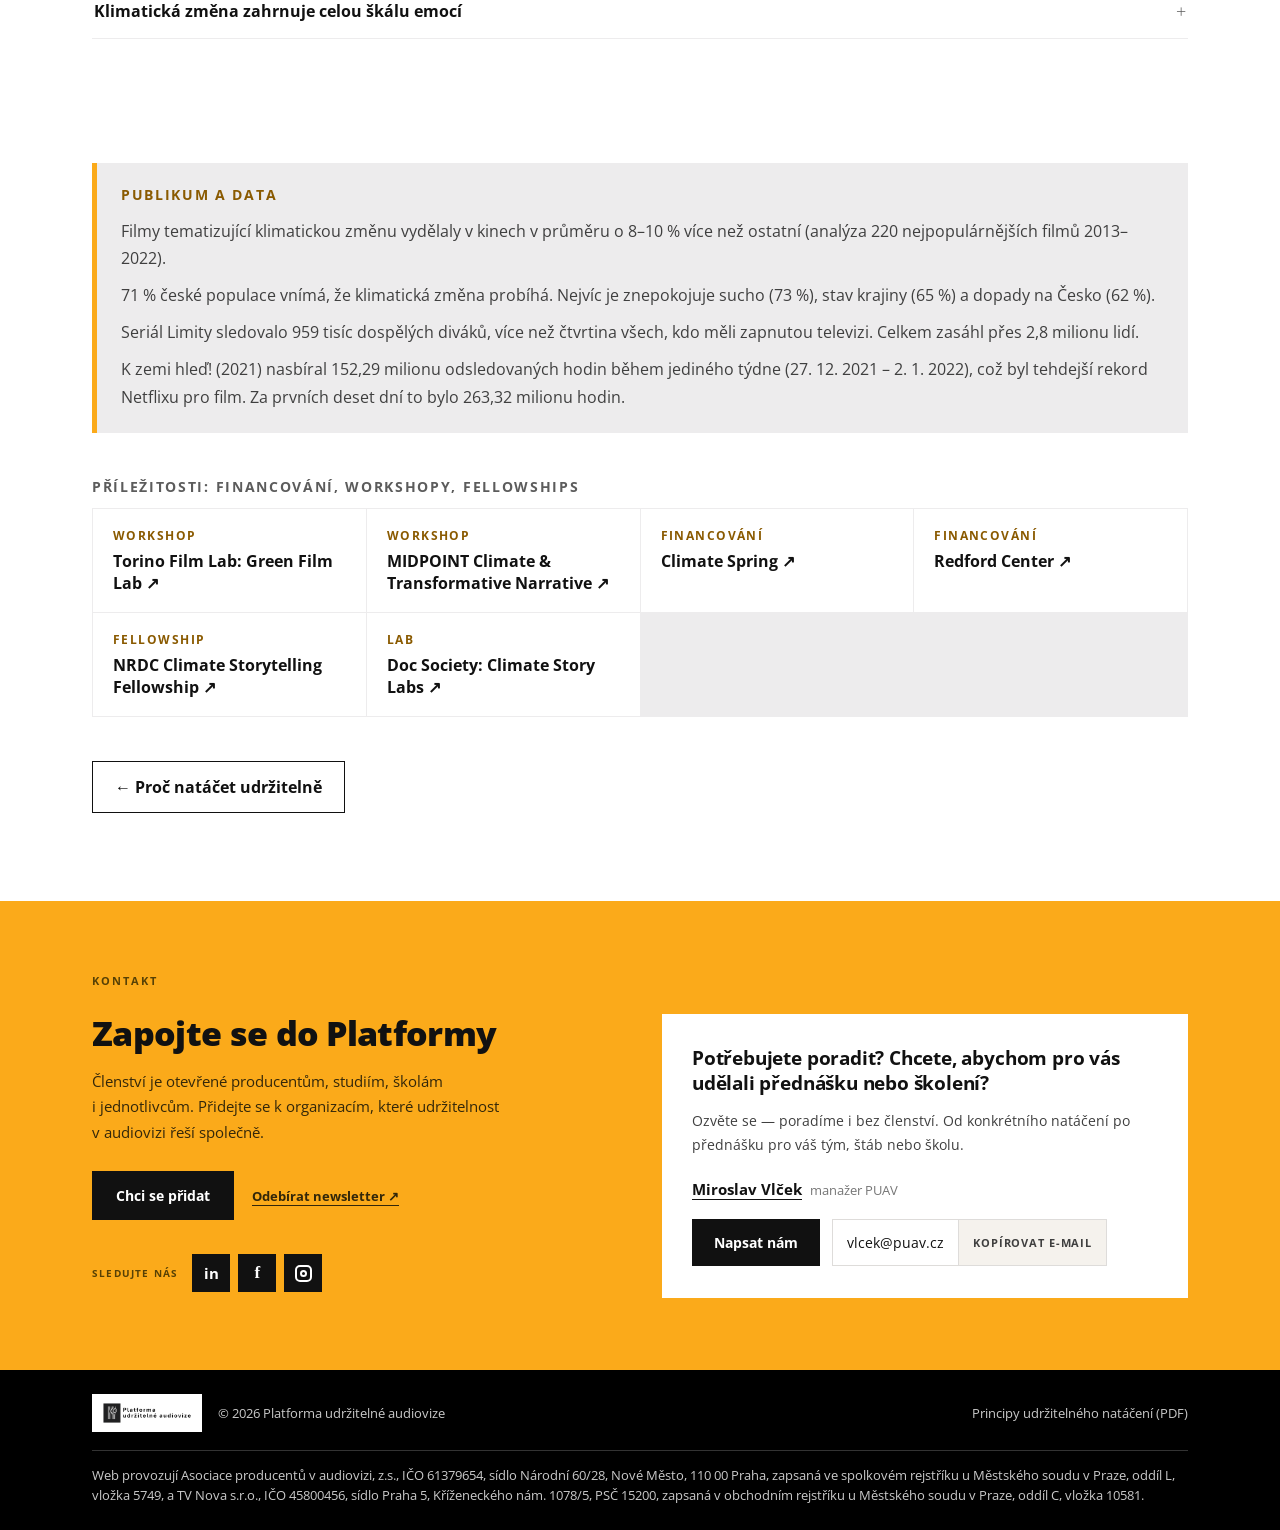
<file: docs/storytelling/index.html>
<!DOCTYPE html>
<html lang="cs">
<head>
<meta charset="utf-8">
<script>document.documentElement.classList.add('js')</script>
<meta name="viewport" content="width=device-width, initial-scale=1">
<title>Storytelling – klimatické vyprávění | PUAV</title>
<meta name="description" content="Klimatické vyprávění je tvůrčí optika, která napříč žánry pomáhá přirozeně zachytit měnící se svět. Tipy, data a příležitosti pro tvůrce.">
<link rel="canonical" href="https://www.puav.cz/storytelling/">
<meta property="og:type" content="website">
<meta property="og:site_name" content="PUAV – Platforma udržitelné audiovize">
<meta property="og:locale" content="cs_CZ">
<meta property="og:title" content="Storytelling – klimatické vyprávění | PUAV">
<meta property="og:description" content="Klimatické vyprávění je tvůrčí optika, která napříč žánry pomáhá přirozeně zachytit měnící se svět. Tipy, data a příležitosti pro tvůrce.">
<meta property="og:url" content="https://www.puav.cz/storytelling/">
<meta property="og:image" content="https://www.puav.cz/assets/img/og-image.jpg">
<meta property="og:image:width" content="1200">
<meta property="og:image:height" content="630">
<meta name="twitter:card" content="summary_large_image">
<link rel="icon" type="image/png" sizes="32x32" href="../assets/img/favicon-32.png">
<link rel="apple-touch-icon" sizes="180x180" href="../assets/img/apple-touch-icon.png">
<link rel="preload" href="../assets/fonts/open-sans-normal-latin-ext.woff2" as="font" type="font/woff2" crossorigin>
<link rel="preload" href="../assets/fonts/open-sans-normal-latin.woff2" as="font" type="font/woff2" crossorigin>
<link rel="stylesheet" href="../assets/css/puav.css?v=11f84668">
<script src="../assets/js/puav.js?v=c92ec332" defer></script>
</head>
<body>
<a href="#main-content" class="skip-link">Přeskočit na hlavní obsah</a>
<div class="page">
<header class="site-header" style="position: sticky; top: 0px; z-index: 50; background: rgb(255, 255, 255); border-bottom: 1px solid rgb(237, 236, 237);">
  <div style="max-width: 1160px; margin: 0px auto; padding: 14px 32px; display: flex; align-items: center; justify-content: space-between; gap: 28px; flex-wrap: wrap;">
    <a href="../" style="display: flex; align-items: center; text-decoration: none; padding-right: 10px;">
      <img width="360" height="127" src="../assets/img/puav-logo.png" alt="PUAV: Platforma udržitelné audiovize" style="height: 38px; width: auto; display: block;">
    </a>
    <button type="button" class="menu-toggle" aria-expanded="false" aria-controls="hlavni-navigace"><span class="menu-toggle-icon" aria-hidden="true"></span><span class="menu-toggle-label">Menu</span></button>
    <nav id="hlavni-navigace" aria-label="Hlavní navigace" style="display: flex; align-items: center; gap: 26px; flex-wrap: wrap;">
      <a href="../" style="font-size: 14px; text-decoration: none; color: rgb(63, 63, 63);">Domů</a>
      <a href="../jak-natacet-udrzitelne/" style="font-size: 14px; text-decoration: none; color: rgb(63, 63, 63);">Jak natáčet udržitelně</a>
      <a href="../proc-natacet-udrzitelne/" style="font-size: 14px; text-decoration: none; color: rgb(63, 63, 63);">Proč natáčet udržitelně</a>
      <a aria-current="page" href="../storytelling/" style="font-size: 14px; font-weight: 700; text-decoration: none; color: rgb(17, 17, 17); border-bottom: 2px solid rgb(251, 170, 26); padding-bottom: 3px;">Storytelling</a>
      <a href="../o-platforme/" style="font-size: 14px; text-decoration: none; color: rgb(63, 63, 63);">O&nbsp;Platformě</a>
      <a href="../en/" lang="en" hreflang="en" aria-label="English version" style="font-size: 14px; text-decoration: none; color: rgb(63, 63, 63);">EN</a>
      <a href="#kontakt" style="font-size: 14px; font-weight: 700; text-decoration: none; color: rgb(17, 17, 17); background: rgb(251, 170, 26); padding: 9px 16px;">Zapojte se</a>
    </nav>
  </div></header>
<main id="main-content">
<section style="background: rgb(0, 0, 0); color: rgb(255, 255, 255); position: relative; overflow: hidden;">
  <div style="position: absolute; inset: 0px; overflow: hidden;">
    <img width="1672" height="941" src="../assets/img/hero-storytelling.jpg" alt="" aria-hidden="true" class="r3" style="position: absolute; top: 0px; right: 0px; bottom: 0px; width: 58%; height: 100%; object-fit: cover; object-position: 38% 45%; mask-image: linear-gradient(to right, transparent 0%, rgba(0, 0, 0, 0.5) 22%, rgb(0, 0, 0) 46%);">
    <img width="1672" height="941" src="../assets/img/hero-storytelling.jpg" alt="" aria-hidden="true" class="r3" style="position: absolute; top: 0px; right: 0px; bottom: 0px; width: 58%; height: 100%; object-fit: cover; object-position: 38% 45%; filter: blur(22px) saturate(0.9); transform: scale(1.08); mask-image: linear-gradient(to right, transparent 0%, rgb(0, 0, 0) 16%, transparent 44%);">
    <div style="position: absolute; inset: 0px; background: linear-gradient(to right, rgb(0, 0, 0) 0%, rgb(0, 0, 0) 34%, rgba(0, 0, 0, 0.72) 48%, rgba(0, 0, 0, 0.12) 72%, rgba(0, 0, 0, 0) 100%);"></div>
  </div>
  <div style="max-width: 1160px; margin: 0px auto; padding: 92px 32px 76px; position: relative; min-height: 420px; display: flex; flex-direction: column; justify-content: center;">
    <span style="display: block; font-size: 12px; letter-spacing: 0.18em; text-transform: uppercase; color: rgb(217, 217, 217); margin-bottom: 22px;">Storytelling</span>
    <h1 style="font-size: clamp(32px, 4vw, 50px); font-weight: 800; line-height: 1.1; letter-spacing: -0.025em; max-width: 26ch; text-wrap: pretty;">Měnící se svět přináší nové postavy, konflikty a&nbsp;příběhy</h1>
    <div style="width: 64px; height: 6px; background: rgb(251, 170, 26); margin: 26px 0px 24px;"></div>
    <p style="font-size: 17px; line-height: 1.7; color: rgb(230, 230, 230); max-width: 52ch;">Příběhy nám odjakživa pomáhají porozumět světu, prožívat ho očima druhých a&nbsp;představovat si, jaký by mohl být. Měnící se svět proto přináší nové postavy, konflikty a&nbsp;prostředí. Jedním ze způsobů, jak tuto proměnu přirozeně zachytit – od nenápadného detailu až po hlavní děj – je klimatické vyprávění. Co přesně znamená a&nbsp;jak může obohatit váš příběh?</p>
      </div></section>
<section style="max-width: 1160px; margin: 0px auto; padding: 64px 32px 0px;">
  <h2 style="display: block; font-size: 13px; font-weight: 700; letter-spacing: 0.18em; text-transform: uppercase; color: rgb(92, 92, 92); margin-bottom: 20px;">Ke stažení</h2>
  <div style="border: 1px solid rgb(237, 236, 237); padding: 24px;">
      <div style="display: grid; grid-template-columns: 220px 1fr; gap: 28px; align-items: center;" class="r11">
        <a href="../ke-stazeni/eris-climate-stories-pribehy-a-obrazy.pdf" download="Pribehy a obrazy sveta, ktory menime - ERIS Climate Stories.pdf" style="display: block; text-decoration: none;">
          <img loading="lazy" decoding="async" width="636" height="904" src="../assets/img/nahled-eris-climate-stories.jpg" alt="Náhled první strany příručky Príbehy a obrazy sveta, ktorý meníme" class="r12" style="width: 100%; height: auto; display: block; border: 1px solid rgb(237, 236, 237);">
        </a>
        <div>
          <span style="display: block; font-size: 12px; font-weight: 700; letter-spacing: 0.12em; text-transform: uppercase; color: rgb(138, 90, 0); margin-bottom: 8px;">PDF · SK · 27 stran</span>
          <h3 style="font-size: 19px; font-weight: 700; line-height: 1.3; color: rgb(17, 17, 17); margin-bottom: 8px;">Príbehy a&nbsp;obrazy sveta, ktorý meníme: Príručka climate storytellingu pre tvorcovstvo v&nbsp;audiovízii</h3>
          <p style="font-size: 16px; line-height: 1.7; color: rgb(63, 63, 63); max-width: 62ch; margin-bottom: 16px;">Slovenská příručka ERIS [Climate Stories], kterou sestavili Anna Tabášková, Ondřej Kazík a&nbsp;tým ERIS. Na příkladech hraných a&nbsp;animovaných filmů, seriálů, dokumentů i&nbsp;publicistiky ukazuje, jak klimatická témata zapracovat do příběhů a&nbsp;čím se lze inspirovat.</p>
          <div style="display: flex; gap: 12px; flex-wrap: wrap;">
            <a href="../ke-stazeni/eris-climate-stories-pribehy-a-obrazy.pdf" download="Pribehy a obrazy sveta, ktory menime - ERIS Climate Stories.pdf" style="display: inline-block; font-size: 16px; font-weight: 700; text-decoration: none; color: rgb(17, 17, 17); background: rgb(251, 170, 26); padding: 12px 20px;">Stáhnout PDF ↓</a>
          </div>
        </div>
      </div>
    </div>
  <div style="border: 1px solid rgb(237, 236, 237); padding: 24px; margin-top: 20px;">
      <div style="display: grid; grid-template-columns: 220px 1fr; gap: 28px; align-items: center;" class="r11">
        <a href="../ke-stazeni/pribehy-zmeny.pdf" download="Pribehy zmeny - Pruvodce klimatickym vypravenim.pdf" style="display: block; text-decoration: none;">
          <img loading="lazy" decoding="async" width="660" height="371" src="../assets/img/nahled-pribehy-zmeny.jpg" alt="Náhled první strany brožury Příběhy změny" class="r12" style="width: 100%; height: auto; display: block; border: 1px solid rgb(237, 236, 237);">
        </a>
        <div>
          <span style="display: block; font-size: 12px; font-weight: 700; letter-spacing: 0.12em; text-transform: uppercase; color: rgb(138, 90, 0); margin-bottom: 8px;">PDF · CZ · 13 stran</span>
          <h3 style="font-size: 19px; font-weight: 700; line-height: 1.3; color: rgb(17, 17, 17); margin-bottom: 8px;">Příběhy změny: Průvodce klimatickým vyprávěním v&nbsp;audiovizi</h3>
          <p style="font-size: 16px; line-height: 1.7; color: rgb(63, 63, 63); max-width: 62ch; margin-bottom: 16px;">První česká brožura o&nbsp;klimatickém vyprávění vznikla ve spolupráci Planet A&nbsp;Collective a&nbsp;Culture for Future. Autorky Anna Tabášková a&nbsp;Josefína Nedvědová zde představují tipy, jak otevírat diskusi o&nbsp;změně klimatu způsobem, jakým to grafy, statistiky a&nbsp;neosobní čísla neumí – prostřednictvím příběhů.</p>
          <div style="display: flex; gap: 12px; flex-wrap: wrap;">
            <a href="../ke-stazeni/pribehy-zmeny.pdf" download="Pribehy zmeny - Pruvodce klimatickym vypravenim.pdf" style="display: inline-block; font-size: 16px; font-weight: 700; text-decoration: none; color: rgb(17, 17, 17); background: rgb(251, 170, 26); padding: 12px 20px;">Stáhnout PDF ↓</a>
          </div>
        </div>
      </div>
    </div><div style="border: 1px solid rgb(237, 236, 237); padding: 24px; margin-top: 20px;">
      <div style="display: grid; grid-template-columns: 220px 1fr; gap: 28px; align-items: center;" class="r11">
        <a href="../ke-stazeni/pribehy-zmeny-divadlo.pdf" download="Pribehy zmeny - Pruvodce klimatickym vypravenim v divadle.pdf" style="display: block; text-decoration: none;">
          <img loading="lazy" decoding="async" width="660" height="372" src="../assets/img/nahled-pribehy-zmeny-divadlo.jpg" alt="Náhled první strany průvodce Příběhy změny: Průvodce klimatickým vyprávěním v divadle" class="r12" style="width: 100%; height: auto; display: block; border: 1px solid rgb(237, 236, 237);">
        </a>
        <div>
          <span style="display: block; font-size: 12px; font-weight: 700; letter-spacing: 0.12em; text-transform: uppercase; color: rgb(138, 90, 0); margin-bottom: 8px;">PDF · CZ · 10 stran</span>
          <h3 style="font-size: 19px; font-weight: 700; line-height: 1.3; color: rgb(17, 17, 17); margin-bottom: 8px;">Příběhy změny: Průvodce klimatickým vyprávěním v&nbsp;divadle</h3>
          <p style="font-size: 16px; line-height: 1.7; color: rgb(63, 63, 63); max-width: 62ch; margin-bottom: 16px;">Druhá publikace Culture for Future, připravená ve spolupráci s&nbsp;Katedrou divadelních studií FF MUNI. Průvodce je zaměřený na divadlo, ale v&nbsp;mnohém je inspirativní i&nbsp;pro filmový průmysl.</p>
          <div style="display: flex; gap: 12px; flex-wrap: wrap;">
            <a href="../ke-stazeni/pribehy-zmeny-divadlo.pdf" download="Pribehy zmeny - Pruvodce klimatickym vypravenim v divadle.pdf" style="display: inline-block; font-size: 16px; font-weight: 700; text-decoration: none; color: rgb(17, 17, 17); background: rgb(251, 170, 26); padding: 12px 20px;">Stáhnout PDF ↓</a>
          </div>
        </div>
      </div>
    </div>
    <div style="border: 1px solid rgb(237, 236, 237); padding: 24px; margin-top: 20px;">
    <div style="display: grid; grid-template-columns: 220px 1fr; gap: 28px; align-items: center;" class="r11">
      <a href="../ke-stazeni/climate-spring-climate-stories.pdf" download="The Climate Stories We Need - Climate Spring.pdf" style="display: block; text-decoration: none;">
        <img loading="lazy" decoding="async" width="660" height="371" src="../assets/img/nahled-climate-stories.jpg" alt="Náhled první strany dokumentu The Climate Stories We Need" class="r12" style="width: 100%; height: auto; display: block; border: 1px solid rgb(237, 236, 237);">
      </a>
      <div>
        <span style="display: block; font-size: 12px; font-weight: 700; letter-spacing: 0.12em; text-transform: uppercase; color: rgb(138, 90, 0); margin-bottom: 8px;">PDF · EN · 21 stran</span>
        <h3 style="font-size: 19px; font-weight: 700; line-height: 1.3; color: rgb(17, 17, 17); margin-bottom: 8px;">The Climate Stories We Need: From Apocalypse to Regenerative Futures</h3>
        <p style="font-size: 16px; line-height: 1.7; color: rgb(63, 63, 63); max-width: 62ch; margin-bottom: 16px;">Publikace britské organizace Climate Spring nabízí filmářům a&nbsp;televizním tvůrcům inovativní přístupy ke klimatickému vyprávění. Které z&nbsp;nich lze využít také v&nbsp;podmínkách české audiovize — a&nbsp;kde naopak narážejí na odlišné produkční a&nbsp;kulturní prostředí? V&nbsp;doprovodném komentáři se dozvíte více.</p>
        <div style="display: flex; gap: 12px; flex-wrap: wrap;">
          <a href="../ke-stazeni/climate-spring-climate-stories.pdf" download="The Climate Stories We Need - Climate Spring.pdf" style="display: inline-block; font-size: 16px; font-weight: 700; text-decoration: none; color: rgb(17, 17, 17); background: rgb(251, 170, 26); padding: 12px 20px;">Stáhnout PDF ↓</a>
          <button type="button" id="btn-esej" aria-expanded="false" aria-controls="esej-obsah" style="font-family: inherit; display: inline-flex; align-items: center; gap: 10px; font-size: 16px; font-weight: 700; color: rgb(17, 17, 17); background: rgb(255, 255, 255); border: 1px solid rgb(17, 17, 17); padding: 12px 20px; cursor: pointer;">
            <span id="btn-esej-label">Číst odborný komentář</span>
            <span id="btn-esej-plus" style="font-size: 18px; font-weight: 300; line-height: 1; transition: transform 0.2s;">+</span>
          </button>
        </div>
      </div>
    </div>
    <div id="esej-obsah" style="display: none; margin-top: 28px; padding-top: 28px; border-top: 1px solid rgb(237, 236, 237);">
      <span style="display: block; font-size: 12px; font-weight: 700; letter-spacing: 0.12em; text-transform: uppercase; color: rgb(138, 90, 0); margin-bottom: 10px;">Odborný komentář</span>
      <p style="font-size: 16px; line-height: 1.75; color: rgb(63, 63, 63); max-width: 68ch;">Text komentáře bude doplněn.</p>
    </div>
  </div>
    <div style="border: 1px solid rgb(237, 236, 237); padding: 24px; margin-top: 20px;">
      <div style="display: grid; grid-template-columns: 220px 1fr; gap: 28px; align-items: center;" class="r11">
        <a href="../ke-stazeni/ecoprod-screenwriting-guide.pdf" download="Ecoprod - Sustainability guide for screenwriting professionals.pdf" style="display: block; text-decoration: none;">
          <img loading="lazy" decoding="async" width="636" height="900" src="../assets/img/nahled-ecoprod-screenwriting.jpg" alt="Náhled první strany průvodce Sustainability guide for screenwriting professionals" class="r12" style="width: 100%; height: auto; display: block; border: 1px solid rgb(237, 236, 237);">
        </a>
        <div>
          <span style="display: block; font-size: 12px; font-weight: 700; letter-spacing: 0.12em; text-transform: uppercase; color: rgb(138, 90, 0); margin-bottom: 8px;">PDF · EN · 42 stran</span>
          <h3 style="font-size: 19px; font-weight: 700; line-height: 1.3; color: rgb(17, 17, 17); margin-bottom: 8px;">Sustainability guide for screenwriting professionals</h3>
          <p style="font-size: 16px; line-height: 1.7; color: rgb(63, 63, 63); max-width: 62ch; margin-bottom: 16px;">Praktický průvodce francouzské iniciativy pro udržitelnou audiovizi Ecoprod, určený scenáristům, kreativním producentům a&nbsp;script konzultantům. Ukazuje, jak už ve fázi psaní scénáře počítat s&nbsp;udržitelnou výrobou a&nbsp;jak environmentální témata přirozeně zapracovat do dějových linek.</p>
          <div style="display: flex; gap: 12px; flex-wrap: wrap;">
            <a href="../ke-stazeni/ecoprod-screenwriting-guide.pdf" download="Ecoprod - Sustainability guide for screenwriting professionals.pdf" style="display: inline-block; font-size: 16px; font-weight: 700; text-decoration: none; color: rgb(17, 17, 17); background: rgb(251, 170, 26); padding: 12px 20px;">Stáhnout PDF ↓</a>
          </div>
        </div>
      </div>
    </div>
    <div style="border: 1px solid rgb(237, 236, 237); padding: 24px; margin-top: 20px;">
      <div style="display: grid; grid-template-columns: 220px 1fr; gap: 28px; align-items: center;" class="r11">
        <a href="../ke-stazeni/green-storytelling-checklist.pdf" download="Green Storytelling Checklist.pdf" style="display: block; text-decoration: none;">
          <img loading="lazy" decoding="async" width="636" height="900" src="../assets/img/nahled-green-storytelling-checklist.jpg" alt="Náhled první strany dokumentu Green Storytelling Checklist" class="r12" style="width: 100%; height: auto; display: block; border: 1px solid rgb(237, 236, 237);">
        </a>
        <div>
          <span style="display: block; font-size: 12px; font-weight: 700; letter-spacing: 0.12em; text-transform: uppercase; color: rgb(138, 90, 0); margin-bottom: 8px;">PDF · DE · 4 strany</span>
          <h3 style="font-size: 19px; font-weight: 700; line-height: 1.3; color: rgb(17, 17, 17); margin-bottom: 8px;">Green Storytelling Checklist</h3>
          <p style="font-size: 16px; line-height: 1.7; color: rgb(63, 63, 63); max-width: 62ch; margin-bottom: 16px;">Stručný kontrolní seznam německé Green Storytelling Initiative, který pomáhá scenáristům, dramaturgům a&nbsp;producentům promyslet environmentální rozměr příběhu už při vývoji scénáře. Otázky jsou rozdělené do tří rovin: explicitní, implicitní a&nbsp;pragmatické green storytelling.</p>
          <div style="display: flex; gap: 12px; flex-wrap: wrap;">
            <a href="../ke-stazeni/green-storytelling-checklist.pdf" download="Green Storytelling Checklist.pdf" style="display: inline-block; font-size: 16px; font-weight: 700; text-decoration: none; color: rgb(17, 17, 17); background: rgb(251, 170, 26); padding: 12px 20px;">Stáhnout PDF ↓</a>
          </div>
        </div>
      </div>
    </div>
    </section>
<section style="max-width: 1160px; margin: 0px auto; padding: 72px 32px 0px;"><h2 style="font-size: 14px; font-weight: 700; letter-spacing: 0.12em; text-transform: uppercase; color: rgb(92, 92, 92); margin: 44px 0px 10px;">Tipy pro novou vlnu klimatického vyprávění</h2>
  <div style="border-top: 1px solid rgb(237, 236, 237);">
    <details style="border-bottom: 1px solid rgb(237, 236, 237);">
      <summary style="display: flex; align-items: center; justify-content: space-between; gap: 16px; padding: 15px 2px;">
        <span style="font-size: 16px; font-weight: 700;">Budoucnost není daná</span>
        <span class="om-plus" style="font-size: 18px; font-weight: 300; color: rgb(92, 92, 92); transition: transform 0.2s;">+</span>
      </summary>
      <p style="font-size: 16px; line-height: 1.8; color: rgb(63, 63, 63); padding: 0px 2px 18px; max-width: 80ch;">Audiovizuální příběhy formují naši představivost, a&nbsp;právě proto by neměly nabízet jen dystopie bez východiska. Naděje přitom nemusí znamenat naivní optimismus; může vycházet z&nbsp;lidské schopnosti spolupracovat, adaptovat se a&nbsp;hledat řešení.</p>
    </details>
    <details style="border-bottom: 1px solid rgb(237, 236, 237);">
      <summary style="display: flex; align-items: center; justify-content: space-between; gap: 16px; padding: 15px 2px;">
        <span style="font-size: 16px; font-weight: 700;">Klimatická realita jako přirozený background</span>
        <span class="om-plus" style="font-size: 18px; font-weight: 300; color: rgb(92, 92, 92); transition: transform 0.2s;">+</span>
      </summary>
      <p style="font-size: 16px; line-height: 1.8; color: rgb(63, 63, 63); padding: 0px 2px 18px; max-width: 80ch;">Klimatická změna nemusí být hlavním tématem, aby působila autenticky. Stejně jako technologie nebo sociální sítě může nenápadně prostupovat každodenní život postav, skrze počasí, energii, proměnu měst, zdraví či nové návyky.</p>
    </details>
    <details style="border-bottom: 1px solid rgb(237, 236, 237);">
      <summary style="display: flex; align-items: center; justify-content: space-between; gap: 16px; padding: 15px 2px;">
        <span style="font-size: 16px; font-weight: 700;">Vyvarujme se zeleným klišé</span>
        <span class="om-plus" style="font-size: 18px; font-weight: 300; color: rgb(92, 92, 92); transition: transform 0.2s;">+</span>
      </summary>
      <p style="font-size: 16px; line-height: 1.8; color: rgb(63, 63, 63); padding: 0px 2px 18px; max-width: 80ch;">Opakující se obrazy apokalypsy, ledovců a&nbsp;karikatur ekoaktivistů působí předvídatelně a&nbsp;odtažitě. Nečekané perspektivy, každodenní dilemata a&nbsp;komplexní postavy, které nejsou definované jen svým vztahem ke klimatu, jsou divácky přístupnější. Environmentální téma unese romantická komedie, thriller i&nbsp;rodinné drama.</p>
    </details>
    <details style="border-bottom: 1px solid rgb(237, 236, 237);">
      <summary style="display: flex; align-items: center; justify-content: space-between; gap: 16px; padding: 15px 2px;">
        <span style="font-size: 16px; font-weight: 700;">Lokální příběhy táhnou</span>
        <span class="om-plus" style="font-size: 18px; font-weight: 300; color: rgb(92, 92, 92); transition: transform 0.2s;">+</span>
      </summary>
      <p style="font-size: 16px; line-height: 1.8; color: rgb(63, 63, 63); padding: 0px 2px 18px; max-width: 80ch;">Klimatickou změnu si spojujeme s&nbsp;Amazonií nebo Arktidou, ale její dopady jsou vidět na stavu českých polí a&nbsp;lesů. Lidé se nejsnáze propojí s&nbsp;tím, co znají ze svého okolí, konkrétní lokální dopad působí silněji než globální statistika.</p>
    </details>
    <details style="border-bottom: 1px solid rgb(237, 236, 237);">
      <summary style="display: flex; align-items: center; justify-content: space-between; gap: 16px; padding: 15px 2px;">
        <span style="font-size: 16px; font-weight: 700;">Moralizování a&nbsp;pocity viny: vstup zakázán</span>
        <span class="om-plus" style="font-size: 18px; font-weight: 300; color: rgb(92, 92, 92); transition: transform 0.2s;">+</span>
      </summary>
      <p style="font-size: 16px; line-height: 1.8; color: rgb(63, 63, 63); padding: 0px 2px 18px; max-width: 80ch;">Místo soudů a&nbsp;jednoduchých odpovědí je zajímavější otevírat otázky, ukazovat dilemata a&nbsp;nechat prostor pro vlastní interpretaci. Silný příběh nevzniká z&nbsp;pocitu povinnosti, ale z&nbsp;empatie, napětí a&nbsp;lidských konfliktů.</p>
    </details>
    <details style="border-bottom: 1px solid rgb(237, 236, 237);">
      <summary style="display: flex; align-items: center; justify-content: space-between; gap: 16px; padding: 15px 2px;">
        <span style="font-size: 16px; font-weight: 700;">Klimatická změna zahrnuje celou škálu emocí</span>
        <span class="om-plus" style="font-size: 18px; font-weight: 300; color: rgb(92, 92, 92); transition: transform 0.2s;">+</span>
      </summary>
      <p style="font-size: 16px; line-height: 1.8; color: rgb(63, 63, 63); padding: 0px 2px 18px; max-width: 80ch;">Smutek, vztek, nostalgie a&nbsp;nejistota, ale i&nbsp;humor, odhodlání, odvaha, soucit a&nbsp;naděje. Emocionální pestrost přidává příběhům hloubku. A&nbsp;reakce lidí nejsou jednotné, každý prožívá klimatickou realitu jinak podle zkušenosti, generace i&nbsp;sociální situace.</p>
    </details>
  </div></section>
<section style="max-width: 1160px; margin: 0px auto; padding: 88px 32px;">


  
  <div style="border-left: 5px solid rgb(251, 170, 26); background: rgb(237, 236, 237); padding: 22px 24px; margin-top: 36px;">
    <h2 style="font-size: 14px; font-weight: 700; letter-spacing: 0.12em; text-transform: uppercase; color: rgb(138, 90, 0); margin-bottom: 14px;">Publikum a&nbsp;data</h2>
    <ul style="display: flex; flex-direction: column; gap: 10px;">
      <li style="font-size: 16px; line-height: 1.7; color: rgb(63, 63, 63);">Filmy tematizující klimatickou změnu vydělaly v&nbsp;kinech v&nbsp;průměru o&nbsp;8–10 % více než ostatní (analýza 220 nejpopulárnějších filmů 2013–2022).</li>
      <li style="font-size: 16px; line-height: 1.7; color: rgb(63, 63, 63);">71 % české populace vnímá, že klimatická změna probíhá. Nejvíc je znepokojuje sucho (73 %), stav krajiny (65 %) a&nbsp;dopady na Česko (62 %).</li>
      <li style="font-size: 16px; line-height: 1.7; color: rgb(63, 63, 63);">Seriál Limity sledovalo 959 tisíc dospělých diváků, více než čtvrtina všech, kdo měli zapnutou televizi. Celkem zasáhl přes 2,8 milionu lidí.</li>
      <li style="font-size: 16px; line-height: 1.7; color: rgb(63, 63, 63);">K&nbsp;zemi hleď! (2021) nasbíral 152,29&nbsp;milionu odsledovaných hodin během jediného týdne (27.&nbsp;12.&nbsp;2021&nbsp;–&nbsp;2.&nbsp;1.&nbsp;2022), což byl tehdejší rekord Netflixu pro film. Za prvních deset dní to bylo 263,32&nbsp;milionu hodin.</li>
    </ul>
  </div>

  <h2 style="font-size: 14px; font-weight: 700; letter-spacing: 0.12em; text-transform: uppercase; color: rgb(92, 92, 92); margin: 44px 0px 12px;">Příležitosti: financování, workshopy, fellowships</h2>
  <div style="display: grid; grid-template-columns: repeat(auto-fit, minmax(240px, 1fr)); gap: 1px; background: rgb(237, 236, 237); border: 1px solid rgb(237, 236, 237);" class="r5">
    <a href="https://www.torinofilmlab.it/labs/green-film-lab" target="_blank" rel="noopener" style="background: rgb(255, 255, 255); padding: 18px 20px; text-decoration: none; display: block;"><span style="display: block; font-size: 12px; font-weight: 700; letter-spacing: 0.12em; text-transform: uppercase; color: rgb(138, 90, 0); margin-bottom: 6px;">Workshop</span><span style="font-size: 16px; font-weight: 700; color: rgb(17, 17, 17);">Torino Film Lab: Green Film Lab ↗</span></a>
    <a href="https://www.midpoint-institute.eu/en/detail/1gO7cb" target="_blank" rel="noopener" style="background: rgb(255, 255, 255); padding: 18px 20px; text-decoration: none; display: block;"><span style="display: block; font-size: 12px; font-weight: 700; letter-spacing: 0.12em; text-transform: uppercase; color: rgb(138, 90, 0); margin-bottom: 6px;">Workshop</span><span style="font-size: 16px; font-weight: 700; color: rgb(17, 17, 17);">MIDPOINT Climate &amp; Transformative Narrative ↗</span></a>
    <a href="https://www.climate-spring.org" target="_blank" rel="noopener" style="background: rgb(255, 255, 255); padding: 18px 20px; text-decoration: none; display: block;"><span style="display: block; font-size: 12px; font-weight: 700; letter-spacing: 0.12em; text-transform: uppercase; color: rgb(138, 90, 0); margin-bottom: 6px;">Financování</span><span style="font-size: 16px; font-weight: 700; color: rgb(17, 17, 17);">Climate Spring ↗</span></a>
    <a href="https://www.redfordcenter.org/redford-center-grants/" target="_blank" rel="noopener" style="background: rgb(255, 255, 255); padding: 18px 20px; text-decoration: none; display: block;"><span style="display: block; font-size: 12px; font-weight: 700; letter-spacing: 0.12em; text-transform: uppercase; color: rgb(138, 90, 0); margin-bottom: 6px;">Financování</span><span style="font-size: 16px; font-weight: 700; color: rgb(17, 17, 17);">Redford Center ↗</span></a>
    <a href="https://on.nrdc.org/ClimateStorytelling" target="_blank" rel="noopener" style="background: rgb(255, 255, 255); padding: 18px 20px; text-decoration: none; display: block;"><span style="display: block; font-size: 12px; font-weight: 700; letter-spacing: 0.12em; text-transform: uppercase; color: rgb(138, 90, 0); margin-bottom: 6px;">Fellowship</span><span style="font-size: 16px; font-weight: 700; color: rgb(17, 17, 17);">NRDC Climate Storytelling Fellowship ↗</span></a>
    <a href="https://climatestoryunit.org/labs/" target="_blank" rel="noopener" style="background: rgb(255, 255, 255); padding: 18px 20px; text-decoration: none; display: block;"><span style="display: block; font-size: 12px; font-weight: 700; letter-spacing: 0.12em; text-transform: uppercase; color: rgb(138, 90, 0); margin-bottom: 6px;">Lab</span><span style="font-size: 16px; font-weight: 700; color: rgb(17, 17, 17);">Doc Society: Climate Story Labs ↗</span></a>
  </div>

  <div style="display: flex; align-items: center; gap: 18px; flex-wrap: wrap; margin-top: 44px;">
    <a href="../proc-natacet-udrzitelne/" style="font-size: 16px; font-weight: 700; text-decoration: none; color: rgb(17, 17, 17); border: 1px solid rgb(17, 17, 17); padding: 14px 22px;">← Proč natáčet udržitelně</a>
  </div></section>
<section id="kontakt" style="background: rgb(251, 170, 26); color: rgb(17, 17, 17);">
  <div style="max-width: 1160px; margin: 0px auto; padding: 72px 32px;">
    <span style="display: block; font-size: 11px; font-weight: 700; letter-spacing: 0.18em; text-transform: uppercase; color: rgb(87, 65, 5); margin-bottom: 26px;">Kontakt</span>
    <div style="display: grid; grid-template-columns: repeat(auto-fit, minmax(320px, 1fr)); gap: 44px; align-items: start;" class="r5">

      <div>
        <h2 style="font-size: clamp(26px, 2.8vw, 34px); font-weight: 800; letter-spacing: -0.02em; line-height: 1.15; text-wrap: pretty;">Zapojte se do Platformy</h2>
        <p style="font-size: 15px; line-height: 1.7; color: rgb(51, 39, 10); max-width: 46ch; margin-top: 16px;">Členství je otevřené producentům, studiím, školám i&nbsp;jednotlivcům. Přidejte se k&nbsp;organizacím, které udržitelnost v&nbsp;audiovizi řeší společně.</p>
        <div style="display: flex; align-items: center; gap: 18px; flex-wrap: wrap; margin-top: 26px;">
          <button type="button" data-contact="Členství v PUAV" aria-haspopup="dialog" class="hv-bg-dark" style="font-family: inherit; font-size: 14px; font-weight: 700; color: rgb(255, 255, 255); background: rgb(17, 17, 17); border-width: medium; border-style: none; border-color: currentcolor; border-image: none; padding: 15px 24px; cursor: pointer;">Chci se přidat</button>
          <a href="https://puav.substack.com/" target="_blank" rel="noopener" class="hv-text-black" style="font-size: 13px; font-weight: 700; color: rgb(51, 39, 10); text-decoration: underline; text-underline-offset: 4px;">Odebírat newsletter ↗</a>
        </div>
        <div style="display: flex; align-items: center; gap: 14px; flex-wrap: wrap; margin-top: 34px;">
          <span style="font-size: 10px; font-weight: 700; letter-spacing: 0.12em; text-transform: uppercase; color: rgb(87, 65, 5);">Sledujte nás</span>
          <div style="display: flex; gap: 8px;">
            <a href="https://www.linkedin.com/company/puavcz" target="_blank" rel="noopener" aria-label="LinkedIn" title="LinkedIn" class="hv-social" style="width: 38px; height: 38px; background: rgb(17, 17, 17); color: rgb(255, 255, 255); display: flex; align-items: center; justify-content: center; text-decoration: none; font-size: 15px; font-weight: 700; letter-spacing: -0.01em;">in</a>
            <a href="https://www.facebook.com/puav.cz" target="_blank" rel="noopener" aria-label="Facebook" title="Facebook" class="hv-social" style="width: 38px; height: 38px; background: rgb(17, 17, 17); color: rgb(255, 255, 255); display: flex; align-items: center; justify-content: center; text-decoration: none; font-size: 17px; font-weight: 700; font-family: Georgia, &quot;Times New Roman&quot;, serif;">f</a>
            <a href="https://www.instagram.com/puav.cz/" target="_blank" rel="noopener" aria-label="Instagram" title="Instagram" class="hv-social" style="width: 38px; height: 38px; background: rgb(17, 17, 17); color: rgb(255, 255, 255); display: flex; align-items: center; justify-content: center; text-decoration: none;"><span style="width: 17px; height: 17px; border: 2px solid; border-radius: 5px; display: flex; align-items: center; justify-content: center;"><span style="width: 7px; height: 7px; border: 2px solid; border-radius: 50%;"></span></span></a>
          </div>
        </div>
      </div>

      <div style="background: rgb(255, 255, 255); padding: 32px 30px;">
        <h3 style="font-size: 19px; font-weight: 700; line-height: 1.35; letter-spacing: -0.01em; text-wrap: pretty;">Potřebujete poradit? Chcete, abychom pro vás udělali přednášku nebo školení?</h3>
        <p style="font-size: 14px; line-height: 1.7; color: rgb(63, 63, 63); margin-top: 12px;">Ozvěte se — poradíme i&nbsp;bez členství. Od konkrétního natáčení po přednášku pro váš tým, štáb nebo školu.</p>
        <div style="display: flex; align-items: baseline; gap: 8px; flex-wrap: wrap; margin-top: 22px;">
          <a href="../o-platforme/#manazer" style="font-size: 15px; font-weight: 700; color: rgb(17, 17, 17); text-decoration: underline; text-decoration-thickness: 1px; text-underline-offset: 4px;">Miroslav Vlček</a>
          <span style="font-size: 13px; color: rgb(118, 118, 118);">manažer PUAV</span>
        </div>
        <div style="display: flex; align-items: center; gap: 12px; flex-wrap: wrap; margin-top: 20px;">
          <button type="button" data-contact="Konzultace, přednáška nebo školení" aria-haspopup="dialog" class="hv-bg-dark" style="font-family: inherit; font-size: 14px; font-weight: 700; color: rgb(255, 255, 255); background: rgb(17, 17, 17); border-width: medium; border-style: none; border-color: currentcolor; border-image: none; padding: 14px 22px; cursor: pointer;">Napsat nám</button>
          <div style="display: flex; align-items: stretch; border: 1px solid rgb(222, 220, 218);">
            <a href="mailto:vlcek@puav.cz" class="hv-chip" style="font-size: 14px; text-decoration: none; padding: 13px 14px; display: flex; align-items: center;">vlcek@puav.cz</a>
            <button type="button" data-copy-mail title="Zkopírovat e-mail" class="hv-yellow" style="font-family: inherit; font-size: 11px; font-weight: 700; letter-spacing: 0.08em; text-transform: uppercase; color: rgb(63, 63, 63); background: rgb(245, 242, 237); border-width: medium medium medium 1px; border-style: none none none solid; border-color: currentcolor currentcolor currentcolor rgb(222, 220, 218); border-image: none; padding: 0px 14px; cursor: pointer; white-space: nowrap;"><span data-copy-label>Kopírovat e-mail</span></button>
          </div>
        </div>
      </div>

    </div>
  </div></section>
</main>
<footer style="background: rgb(0, 0, 0); color: rgb(255, 255, 255);">
  <div style="max-width: 1160px; margin: 0px auto; padding: 24px 32px; display: flex; align-items: center; justify-content: space-between; gap: 18px; flex-wrap: wrap;">
    <div style="display: flex; align-items: center; gap: 16px; flex-wrap: wrap;">
      <div style="background: rgb(255, 255, 255); padding: 9px 11px;">
        <img loading="lazy" decoding="async" width="300" height="68" src="../assets/img/puav-logo-paticka.png" alt="PUAV: Platforma udržitelné audiovize" style="height: 20px; width: auto; display: block;">
      </div>
      <span style="font-size: 13px; color: rgb(201, 201, 201);">© 2026 Platforma udržitelné audiovize</span>
    </div>
    <a href="../ke-stazeni/principy-udrzitelneho-nataceni-cz.pdf" download="Principy udrzitelneho nataceni CZ.pdf" style="font-size: 13px; color: rgb(201, 201, 201); text-decoration: none;">Principy udržitelného natáčení (PDF)</a>
  
    <p style="flex-basis: 100%; font-size: 13px; line-height: 1.6; color: rgb(201, 201, 201); border-top: 1px solid rgb(51, 51, 51); padding-top: 14px;">Web provozují Asociace producentů v&nbsp;audiovizi, z.s., IČO&nbsp;61379654, sídlo Národní 60/28, Nové Město, 110&nbsp;00 Praha, zapsaná ve spolkovém rejstříku u&nbsp;Městského soudu v&nbsp;Praze, oddíl&nbsp;L, vložka&nbsp;5749, a&nbsp;TV Nova s.r.o., IČO&nbsp;45800456, sídlo Praha&nbsp;5, Kříženeckého nám. 1078/5, PSČ&nbsp;15200, zapsaná v&nbsp;obchodním rejstříku u&nbsp;Městského soudu v&nbsp;Praze, oddíl&nbsp;C, vložka&nbsp;10581.</p>
  </div></footer>
</div>
<dialog id="kontakt-dialog" class="contact-dialog" aria-labelledby="kontakt-dialog-title">
  <div style="padding: 34px 32px;">
    <div data-state="form">
      <div style="display: flex; align-items: flex-start; justify-content: space-between; gap: 16px;">
        <div>
          <span style="display: block; font-size: 10px; font-weight: 700; letter-spacing: 0.14em; text-transform: uppercase; color: #767676; margin-bottom: 8px;">Kontaktní formulář</span>
          <h2 id="kontakt-dialog-title" style="font-size: 22px; font-weight: 800; letter-spacing: -0.01em;">Napište nám</h2>
        </div>
        <button type="button" data-close aria-label="Zavřít" class="hv-text-black" style="font-family: inherit; font-size: 18px; line-height: 1; color: #767676; background: none; border: none; padding: 4px; cursor: pointer;">✕</button>
      </div>
      <form id="kontakt-form" style="display: grid; gap: 16px; margin-top: 24px;">
        <label style="display: grid; gap: 7px;">
          <span style="font-size: 10px; font-weight: 700; letter-spacing: 0.12em; text-transform: uppercase; color: #767676;">Téma</span>
          <select name="topic" style="font-family: inherit; font-size: 14px; padding: 11px 12px; border: 1px solid #dedcda; background: #ffffff; color: #111111; width: 100%;">
            <option value="Členství v PUAV">Členství v PUAV</option>
            <option value="Konzultace, přednáška nebo školení">Konzultace, přednáška nebo školení</option>
            <option value="Poradit s konkrétním natáčením">Poradit s konkrétním natáčením</option>
            <option value="Něco jiného">Něco jiného</option>
          </select>
        </label>
        <div style="display: grid; grid-template-columns: repeat(auto-fit, minmax(200px, 1fr)); gap: 16px;">
          <label style="display: grid; gap: 7px;">
            <span style="font-size: 10px; font-weight: 700; letter-spacing: 0.12em; text-transform: uppercase; color: #767676;">Jméno a příjmení</span>
            <input type="text" name="name" required autocomplete="name" placeholder="Jana Nováková" class="fx-field" style="font-family: inherit; font-size: 14px; padding: 11px 12px; border: 1px solid #dedcda; background: #ffffff; color: #111111; width: 100%;">
          </label>
          <label style="display: grid; gap: 7px;">
            <span style="font-size: 10px; font-weight: 700; letter-spacing: 0.12em; text-transform: uppercase; color: #767676;">E-mail</span>
            <input type="email" name="email" required autocomplete="email" placeholder="jana@studio.cz" class="fx-field" style="font-family: inherit; font-size: 14px; padding: 11px 12px; border: 1px solid #dedcda; background: #ffffff; color: #111111; width: 100%;">
          </label>
        </div>
        <label style="display: grid; gap: 7px;">
          <span style="font-size: 10px; font-weight: 700; letter-spacing: 0.12em; text-transform: uppercase; color: #767676;">Organizace nebo projekt</span>
          <input type="text" name="org" autocomplete="organization" placeholder="Nepovinné" class="fx-field" style="font-family: inherit; font-size: 14px; padding: 11px 12px; border: 1px solid #dedcda; background: #ffffff; color: #111111; width: 100%;">
        </label>
        <label style="display: grid; gap: 7px;">
          <span style="font-size: 10px; font-weight: 700; letter-spacing: 0.12em; text-transform: uppercase; color: #767676;">Zpráva</span>
          <textarea name="msg" rows="4" placeholder="Co potřebujete? Kdy a kde?" class="fx-field" style="font-family: inherit; font-size: 14px; line-height: 1.6; padding: 11px 12px; border: 1px solid #dedcda; background: #ffffff; color: #111111; width: 100%; resize: vertical;"></textarea>
        </label>
        <div style="display: flex; align-items: center; gap: 16px; flex-wrap: wrap; margin-top: 4px;">
          <button type="submit" class="hv-invert" style="font-family: inherit; font-size: 14px; font-weight: 700; color: #111111; background: #fbaa1a; border: none; padding: 15px 26px; cursor: pointer;">Odeslat</button>
          <span style="font-size: 12px; line-height: 1.6; color: #767676;">Formulář odejde jako e-mail na vlcek@puav.cz.</span>
        </div>
      </form>
    </div>
    <div data-state="sent" hidden>
      <span style="display: block; font-size: 10px; font-weight: 700; letter-spacing: 0.14em; text-transform: uppercase; color: #767676; margin-bottom: 8px;">Kontaktní formulář</span>
      <h2 style="font-size: 22px; font-weight: 800; letter-spacing: -0.01em;">Děkujeme</h2>
      <div style="width: 44px; height: 5px; background: #fbaa1a; margin: 18px 0 18px;"></div>
      <p data-sent-text style="font-size: 14px; line-height: 1.7; color: #3f3f3f;"></p>
      <div style="display: flex; align-items: center; gap: 12px; flex-wrap: wrap; margin-top: 24px;">
        <button type="button" data-close class="hv-bg-dark" style="font-family: inherit; font-size: 14px; font-weight: 700; color: #ffffff; background: #111111; border: none; padding: 14px 22px; cursor: pointer;">Zavřít</button>
        <button type="button" data-copy-mail class="hv-bg-yellow" style="font-family: inherit; font-size: 14px; font-weight: 700; color: #111111; background: none; border: 1px solid #111111; padding: 14px 22px; cursor: pointer;"><span data-copy-label>Kopírovat e-mail</span></button>
      </div>
    </div>
  </div>
</dialog>

</body>
</html>
</file>
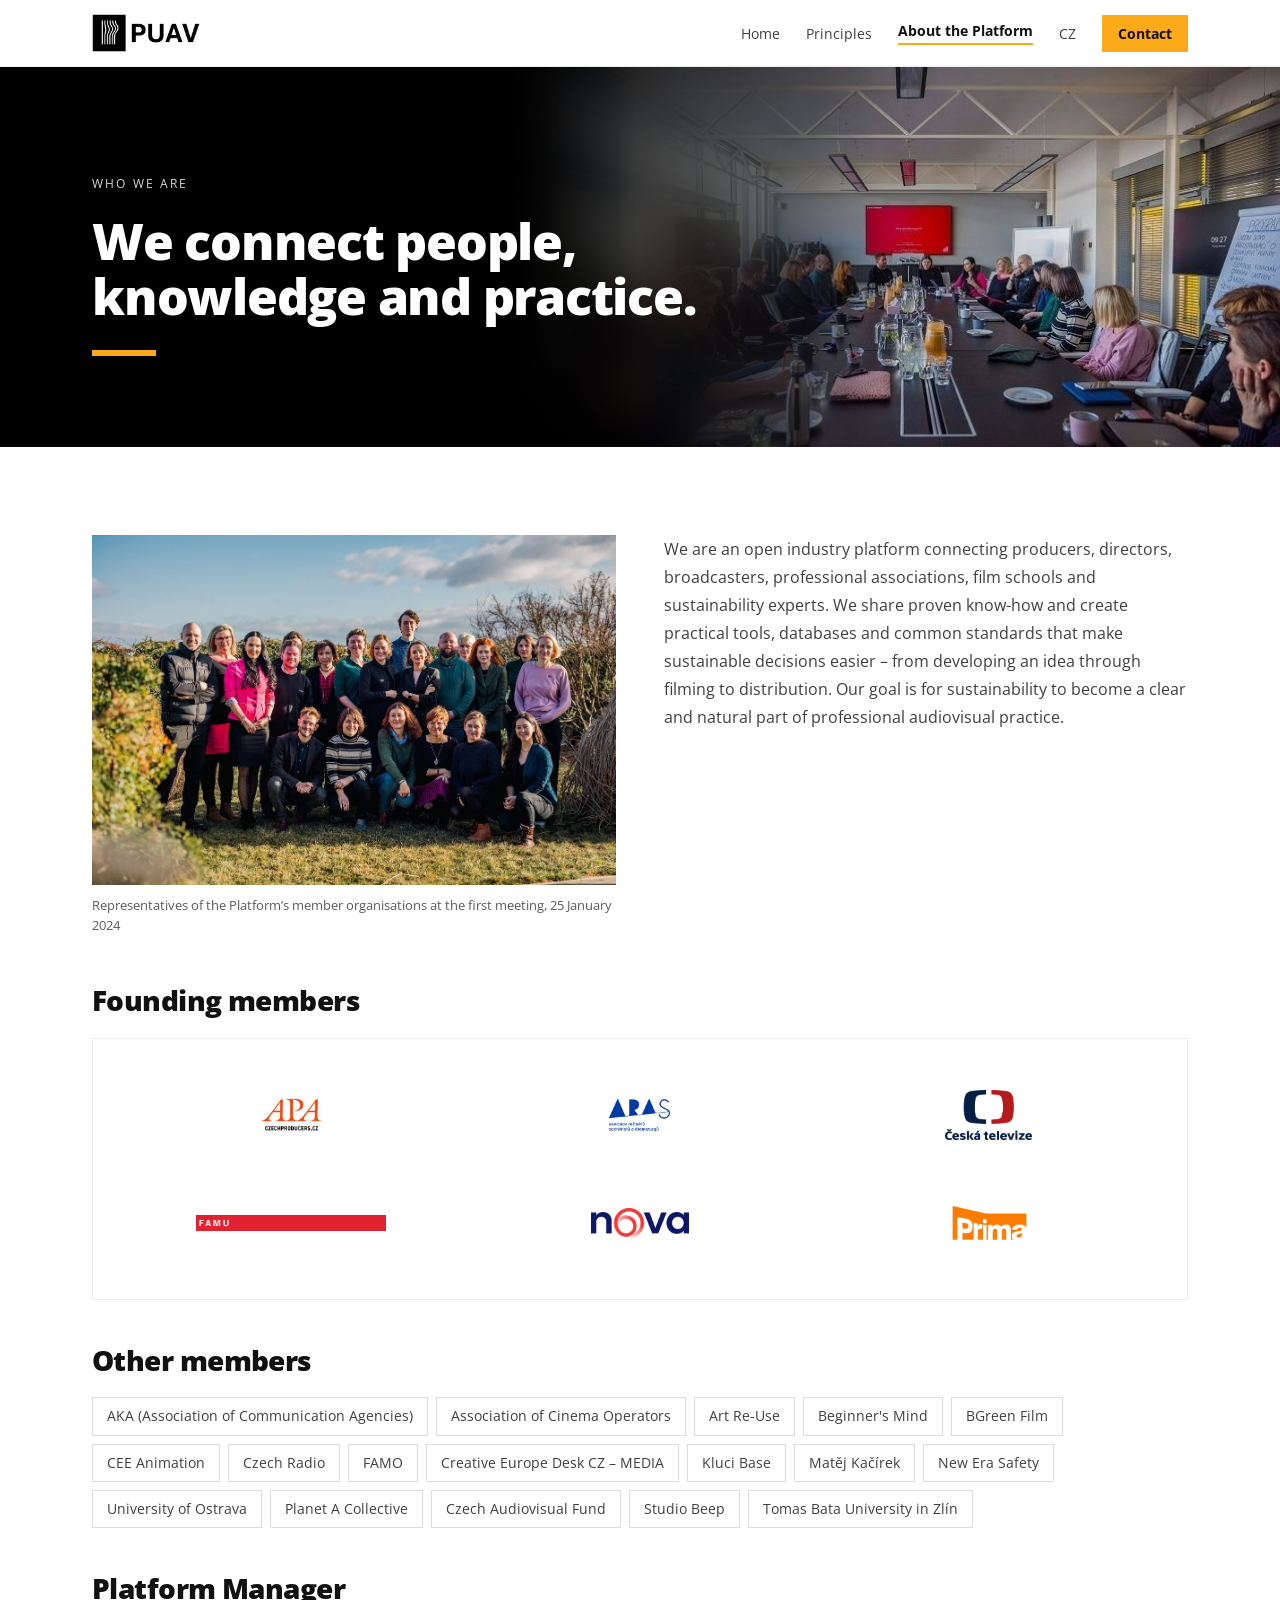
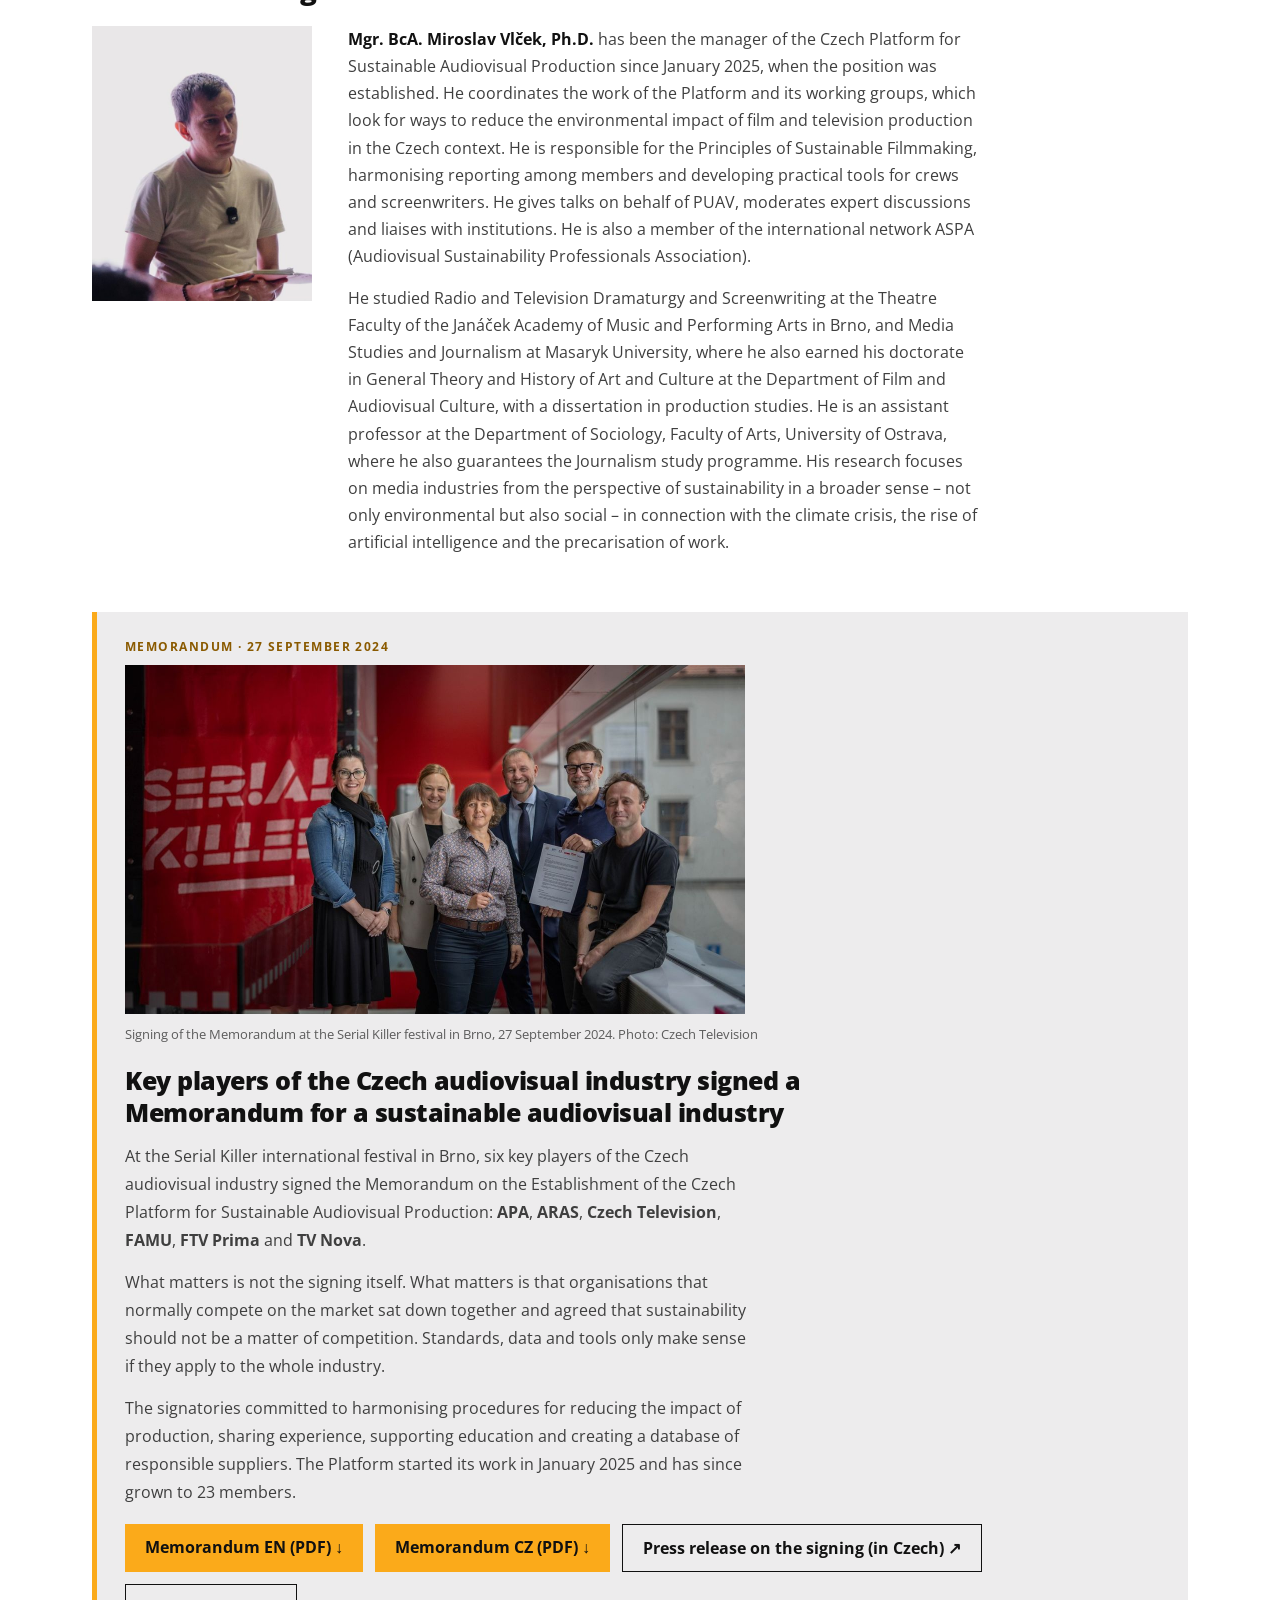
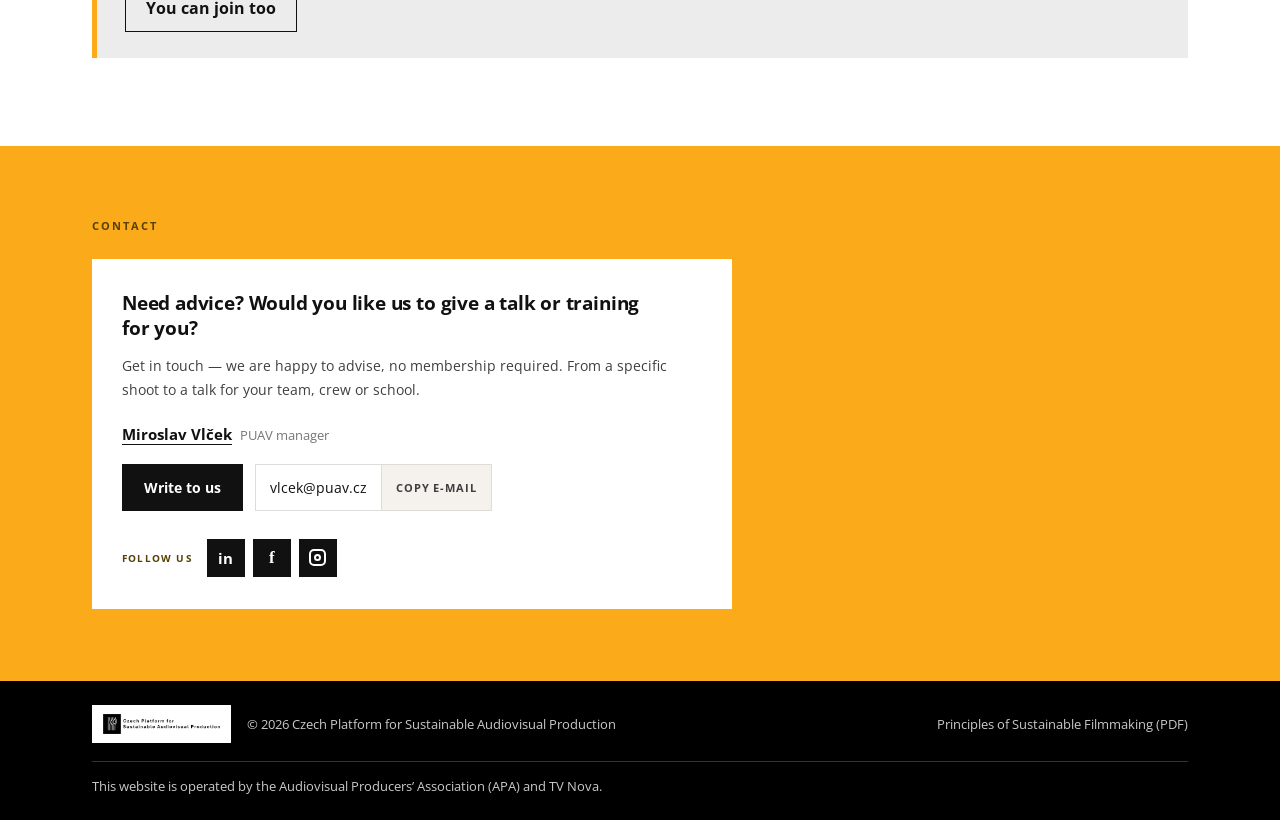
<file: docs/en/about/index.html>
<!DOCTYPE html>
<html lang="en">
<head>
<meta charset="utf-8">
<script>document.documentElement.classList.add('js')</script>
<meta name="viewport" content="width=device-width, initial-scale=1">
<title>About the Platform | PUAV</title>
<meta name="description" content="PUAV is an open industry platform connecting producers, directors, broadcasters, professional associations, film schools and sustainability experts.">
<link rel="canonical" href="https://www.puav.cz/en/about/">
<link rel="alternate" hreflang="cs" href="https://www.puav.cz/o-platforme/">
<link rel="alternate" hreflang="en" href="https://www.puav.cz/en/about/">
<meta property="og:type" content="website">
<meta property="og:site_name" content="PUAV – Czech Platform for Sustainable Audiovisual Production">
<meta property="og:locale" content="en_GB">
<meta property="og:title" content="About the Platform | PUAV">
<meta property="og:description" content="PUAV is an open industry platform connecting producers, directors, broadcasters, professional associations, film schools and sustainability experts.">
<meta property="og:url" content="https://www.puav.cz/en/about/">
<meta property="og:image" content="https://www.puav.cz/assets/img/og-image.jpg">
<meta property="og:image:width" content="1200">
<meta property="og:image:height" content="630">
<meta name="twitter:card" content="summary_large_image">
<link rel="icon" type="image/png" sizes="32x32" href="../../assets/img/favicon-32.png">
<link rel="apple-touch-icon" sizes="180x180" href="../../assets/img/apple-touch-icon.png">
<link rel="preload" href="../../assets/fonts/open-sans-normal-latin-ext.woff2" as="font" type="font/woff2" crossorigin>
<link rel="preload" href="../../assets/fonts/open-sans-normal-latin.woff2" as="font" type="font/woff2" crossorigin>
<link rel="stylesheet" href="../../assets/css/puav.css?v=11f84668">
<script src="../../assets/js/puav.js?v=c92ec332" defer></script>
</head>
<body>
<a href="#main-content" class="skip-link">Skip to main content</a>
<div class="page">
<header class="site-header" style="position: sticky; top: 0px; z-index: 50; background: rgb(255, 255, 255); border-bottom: 1px solid rgb(237, 236, 237);">
  <div style="max-width: 1160px; margin: 0px auto; padding: 14px 32px; display: flex; align-items: center; justify-content: space-between; gap: 28px; flex-wrap: wrap;">
    <a href="../" style="display: flex; align-items: center; text-decoration: none; padding-right: 10px;">
      <img width="360" height="127" src="../../assets/img/puav-logo.png" alt="PUAV: Czech Platform for Sustainable Audiovisual Production" style="height: 38px; width: auto; display: block;">
    </a>
    <button type="button" class="menu-toggle" aria-expanded="false" aria-controls="hlavni-navigace"><span class="menu-toggle-icon" aria-hidden="true"></span><span class="menu-toggle-label">Menu</span></button>
    <nav id="hlavni-navigace" aria-label="Main navigation" style="display: flex; align-items: center; gap: 26px; flex-wrap: wrap;">
      <a href="../" style="font-size: 14px; text-decoration: none; color: rgb(63, 63, 63);">Home</a>
      <a href="../principles/" style="font-size: 14px; text-decoration: none; color: rgb(63, 63, 63);">Principles</a>
      <a aria-current="page" href="./" style="font-size: 14px; font-weight: 700; text-decoration: none; color: rgb(17, 17, 17); border-bottom: 2px solid rgb(251, 170, 26); padding-bottom: 3px;">About the Platform</a>
      <a href="../../o-platforme/" lang="cs" hreflang="cs" aria-label="Česká verze" style="font-size: 14px; text-decoration: none; color: rgb(63, 63, 63);">CZ</a>
      <a href="#kontakt" style="font-size: 14px; font-weight: 700; text-decoration: none; color: rgb(17, 17, 17); background: rgb(251, 170, 26); padding: 9px 16px;">Contact</a>
    </nav>
  </div></header>
<main id="main-content">
<section style="background: rgb(0, 0, 0); color: rgb(255, 255, 255); position: relative; overflow: hidden;">
  <div style="position: absolute; inset: 0px; overflow: hidden;">
    <img width="738" height="492" src="../../assets/img/hero-o-platforme.jpg" alt="" aria-hidden="true" class="r4" style="position: absolute; top: 0px; right: 0px; bottom: 0px; width: 58%; height: 100%; object-fit: cover; object-position: 28% 42%; mask-image: linear-gradient(to right, transparent 0%, rgba(0, 0, 0, 0.5) 22%, rgb(0, 0, 0) 46%);">
    <img width="738" height="492" src="../../assets/img/hero-o-platforme.jpg" alt="" aria-hidden="true" class="r4" style="position: absolute; top: 0px; right: 0px; bottom: 0px; width: 58%; height: 100%; object-fit: cover; object-position: 28% 42%; filter: blur(22px) saturate(0.9); transform: scale(1.08); mask-image: linear-gradient(to right, transparent 0%, rgb(0, 0, 0) 16%, transparent 44%);">
    <div style="position: absolute; inset: 0px; background: linear-gradient(to right, rgb(0, 0, 0) 0%, rgb(0, 0, 0) 34%, rgba(0, 0, 0, 0.72) 48%, rgba(0, 0, 0, 0.12) 72%, rgba(0, 0, 0, 0) 100%);"></div>
  </div>
  <div style="max-width: 1160px; margin: 0px auto; padding: 92px 32px 76px; position: relative; min-height: 380px; display: flex; flex-direction: column; justify-content: center;">
    <span style="display: block; font-size: 12px; letter-spacing: 0.18em; text-transform: uppercase; color: rgb(217, 217, 217); margin-bottom: 22px;">Who we are</span>
    <h1 style="font-size: clamp(32px, 4vw, 50px); font-weight: 800; line-height: 1.1; letter-spacing: -0.025em; max-width: 24ch; text-wrap: pretty;">We connect people, knowledge and practice.</h1>
    <div style="width: 64px; height: 6px; background: rgb(251, 170, 26); margin: 26px 0px 0px;"></div>
  </div></section>
<section style="max-width: 1160px; margin: 0px auto; padding: 88px 32px;">
  <div style="display: grid; grid-template-columns: repeat(auto-fit, minmax(320px, 1fr)); gap: 48px; align-items: start;" class="r5">
    <figure>
      <img loading="lazy" decoding="async" width="1169" height="780" src="../../assets/img/foto-clenove-platformy.jpg" alt="Group photo of the members of the Czech Platform for Sustainable Audiovisual Production" style="width: 100%; height: auto; display: block;">
      <figcaption style="font-size: 13px; line-height: 1.6; color: rgb(92, 92, 92); margin-top: 10px;">Representatives of the Platform’s member organisations at the first meeting, 25 January 2024</figcaption>
    </figure>
    <div>
      <p style="font-size: 16px; line-height: 1.75; color: rgb(63, 63, 63); margin-bottom: 16px;">We are an open industry platform connecting producers, directors, broadcasters, professional associations, film schools and sustainability experts. We share proven know-how and create practical tools, databases and common standards that make sustainable decisions easier – from developing an idea through filming to distribution. Our goal is for sustainability to become a clear and natural part of professional audiovisual practice.</p>
          </div>
  </div>
  <div id="clenove" style="margin-top: 48px;">
    <h2 style="font-size: clamp(22px, 2.2vw, 28px); font-weight: 800; letter-spacing: -0.02em; line-height: 1.2; margin-bottom: 20px;">Founding members</h2>
    <div style="border: 1px solid rgb(237, 236, 237); padding: 48px 44px; display: grid; grid-template-columns: repeat(3, minmax(0px, 1fr)); gap: 52px 40px; place-items: center;" class="r7">
    <a href="https://www.czechproducers.cz" target="_blank" rel="noopener" style="display: flex; align-items: center; justify-content: center; height: 56px;"><img loading="lazy" decoding="async" width="230" height="162" src="../../assets/img/logo-apa.jpg" alt="APA: Audiovisual Producers’ Association" style="max-height: 54px; max-width: 150px; width: auto; height: auto; object-fit: contain; display: block;"></a>
    <a href="https://www.aras.cz" target="_blank" rel="noopener" style="display: flex; align-items: center; justify-content: center; height: 56px;"><img loading="lazy" decoding="async" width="251" height="162" src="../../assets/img/logo-aras.jpg" alt="ARAS: Association of Directors, Screenwriters and Dramaturgs" style="max-height: 54px; max-width: 150px; width: auto; height: auto; object-fit: contain; display: block;"></a>
    <a href="https://www.ceskatelevize.cz" target="_blank" rel="noopener" style="display: flex; align-items: center; justify-content: center; height: 56px;"><img loading="lazy" decoding="async" width="261" height="150" src="../../assets/img/logo-ceska-televize.png" alt="Czech Television" style="max-height: 50px; max-width: 150px; width: auto; height: auto; object-fit: contain; display: block;"></a>
    <a href="https://famu.cz" target="_blank" rel="noopener" style="display: flex; align-items: center; justify-content: center; height: 56px;"><img loading="lazy" decoding="async" width="787" height="64" src="../../assets/img/logo-famu.jpg" alt="FAMU" style="max-height: 30px; max-width: 190px; width: auto; height: auto; object-fit: contain; display: block;"></a>
    <a href="https://www.nova.cz" target="_blank" rel="noopener" style="display: flex; align-items: center; justify-content: center; height: 56px;"><img loading="lazy" decoding="async" width="293" height="90" src="../../assets/img/logo-tv-nova.png" alt="TV Nova" style="max-height: 30px; max-width: 150px; width: auto; height: auto; object-fit: contain; display: block;"></a>
    <a href="https://www.iprima.cz" target="_blank" rel="noopener" style="display: flex; align-items: center; justify-content: center; height: 56px;"><img loading="lazy" decoding="async" width="228" height="114" src="../../assets/img/logo-ftv-prima.png" alt="FTV Prima" style="max-height: 38px; max-width: 150px; width: auto; height: auto; object-fit: contain; display: block;"></a>
    </div>
    <h2 style="font-size: clamp(22px, 2.2vw, 28px); font-weight: 800; letter-spacing: -0.02em; line-height: 1.2; margin: 44px 0px 20px;">Other members</h2>
    <div style="display: flex; flex-wrap: wrap; align-items: flex-start; gap: 8px; line-height: 1.45;">
    <a href="https://www.aka.cz" target="_blank" rel="noopener" style="font-size: 14px; color: rgb(63, 63, 63); text-decoration: none; border: 1px solid rgb(222, 220, 218); padding: 8px 14px; background: rgb(255, 255, 255);">AKA (Association of Communication Agencies)</a>
    <a href="https://www.kinari.cz/" target="_blank" rel="noopener" style="font-size: 14px; color: rgb(63, 63, 63); text-decoration: none; border: 1px solid rgb(222, 220, 218); padding: 8px 14px; background: rgb(255, 255, 255);">Association of Cinema Operators</a>
    <a href="https://www.artreuse.cz" target="_blank" rel="noopener" style="font-size: 14px; color: rgb(63, 63, 63); text-decoration: none; border: 1px solid rgb(222, 220, 218); padding: 8px 14px; background: rgb(255, 255, 255);">Art Re-Use</a>
    <a href="https://www.beginnersmind.cz" target="_blank" rel="noopener" style="font-size: 14px; color: rgb(63, 63, 63); text-decoration: none; border: 1px solid rgb(222, 220, 218); padding: 8px 14px; background: rgb(255, 255, 255);">Beginner's Mind</a>
    <a href="https://bgreen.tv" target="_blank" rel="noopener" style="font-size: 14px; color: rgb(63, 63, 63); text-decoration: none; border: 1px solid rgb(222, 220, 218); padding: 8px 14px; background: rgb(255, 255, 255);">BGreen Film</a>
    <a href="https://ceeanimation.eu" target="_blank" rel="noopener" style="font-size: 14px; color: rgb(63, 63, 63); text-decoration: none; border: 1px solid rgb(222, 220, 218); padding: 8px 14px; background: rgb(255, 255, 255);">CEE Animation</a>
    <a href="https://www.rozhlas.cz" target="_blank" rel="noopener" style="font-size: 14px; color: rgb(63, 63, 63); text-decoration: none; border: 1px solid rgb(222, 220, 218); padding: 8px 14px; background: rgb(255, 255, 255);">Czech Radio</a>
    <a href="https://filmovka.cz/famo/" target="_blank" rel="noopener" style="font-size: 14px; color: rgb(63, 63, 63); text-decoration: none; border: 1px solid rgb(222, 220, 218); padding: 8px 14px; background: rgb(255, 255, 255);">FAMO</a>
    <a href="https://www.kreativnievropa.cz/" target="_blank" rel="noopener" style="font-size: 14px; color: rgb(63, 63, 63); text-decoration: none; border: 1px solid rgb(222, 220, 218); padding: 8px 14px; background: rgb(255, 255, 255);">Creative Europe Desk CZ – MEDIA</a>
    <a href="https://www.instagram.com/klucibase/" target="_blank" rel="noopener" style="font-size: 14px; color: rgb(63, 63, 63); text-decoration: none; border: 1px solid rgb(222, 220, 218); padding: 8px 14px; background: rgb(255, 255, 255);">Kluci Base</a>
    <span style="font-size: 14px; color: rgb(63, 63, 63); border: 1px solid rgb(222, 220, 218); padding: 8px 14px; background: rgb(255, 255, 255);">Matěj Kačírek</span>
    <a href="https://newerasafety.cz" target="_blank" rel="noopener" style="font-size: 14px; color: rgb(63, 63, 63); text-decoration: none; border: 1px solid rgb(222, 220, 218); padding: 8px 14px; background: rgb(255, 255, 255);">New Era Safety</a>
    <a href="https://www.osu.cz" target="_blank" rel="noopener" style="font-size: 14px; color: rgb(63, 63, 63); text-decoration: none; border: 1px solid rgb(222, 220, 218); padding: 8px 14px; background: rgb(255, 255, 255);">University of Ostrava</a>
    <a href="https://planetacollective.com" target="_blank" rel="noopener" style="font-size: 14px; color: rgb(63, 63, 63); text-decoration: none; border: 1px solid rgb(222, 220, 218); padding: 8px 14px; background: rgb(255, 255, 255);">Planet A&nbsp;Collective</a>
    <a href="https://sfa.gov.cz" target="_blank" rel="noopener" style="font-size: 14px; color: rgb(63, 63, 63); text-decoration: none; border: 1px solid rgb(222, 220, 218); padding: 8px 14px; background: rgb(255, 255, 255);">Czech Audiovisual Fund</a>
    <a href="https://www.studiobeep.cz" target="_blank" rel="noopener" style="font-size: 14px; color: rgb(63, 63, 63); text-decoration: none; border: 1px solid rgb(222, 220, 218); padding: 8px 14px; background: rgb(255, 255, 255);">Studio Beep</a>
    <a href="https://www.utb.cz" target="_blank" rel="noopener" style="font-size: 14px; color: rgb(63, 63, 63); text-decoration: none; border: 1px solid rgb(222, 220, 218); padding: 8px 14px; background: rgb(255, 255, 255);">Tomas Bata University in Zlín</a>
    </div>
<h2 id="manazer" style="font-size: clamp(22px, 2.2vw, 28px); font-weight: 800; letter-spacing: -0.02em; line-height: 1.2; margin: 44px 0px 20px;">Platform Manager</h2>
<div class="r11" style="display: grid; grid-template-columns: 220px 1fr; gap: 36px; align-items: start;">
  <img src="../../assets/img/miroslav-vlcek.jpg" width="560" height="700" loading="lazy" decoding="async" alt="Miroslav Vlček" style="width: 100%; max-width: 240px; height: auto; display: block;">
  <div style="max-width: 70ch;">
    <p style="font-size: 16px; line-height: 1.7; color: rgb(63, 63, 63);"><strong style="color: rgb(17, 17, 17);">Mgr. BcA. Miroslav Vlček, Ph.D.</strong> has been the manager of the Czech Platform for Sustainable Audiovisual Production since January 2025, when the position was established. He coordinates the work of the Platform and its working groups, which look for ways to reduce the environmental impact of film and television production in the Czech context. He is responsible for the Principles of Sustainable Filmmaking, harmonising reporting among members and developing practical tools for crews and screenwriters. He gives talks on behalf of PUAV, moderates expert discussions and liaises with institutions. He is also a member of the international network ASPA (Audiovisual Sustainability Professionals Association).</p>
    <p style="font-size: 16px; line-height: 1.7; color: rgb(63, 63, 63); margin-top: 14px;">He studied Radio and Television Dramaturgy and Screenwriting at the Theatre Faculty of the Janáček Academy of Music and Performing Arts in Brno, and Media Studies and Journalism at Masaryk University, where he also earned his doctorate in General Theory and History of Art and Culture at the Department of Film and Audiovisual Culture, with a dissertation in production studies. He is an assistant professor at the Department of Sociology, Faculty of Arts, University of Ostrava, where he also guarantees the Journalism study programme. His research focuses on media industries from the perspective of sustainability in a broader sense – not only environmental but also social – in connection with the climate crisis, the rise of artificial intelligence and the precarisation of work.</p>
  </div>
</div>
  </div><div style="border-left: 5px solid rgb(251, 170, 26); background: rgb(237, 236, 237); padding: 26px 28px; margin-top: 56px;">
    <span style="display: block; font-size: 12px; font-weight: 700; letter-spacing: 0.12em; text-transform: uppercase; color: rgb(138, 90, 0); margin-bottom: 10px;">Memorandum · 27 September 2024</span>
    <figure style="margin: 0px 0px 20px;">
      <img loading="lazy" decoding="async" width="1240" height="698" src="../../assets/img/foto-podpis-memoranda.jpg" alt="Representatives of APA, ARAS, Czech Television, FAMU, FTV Prima and TV Nova with the signed Memorandum at the Serial Killer festival" style="width: 100%; max-width: 620px; height: auto; display: block;">
      <figcaption style="font-size: 13px; line-height: 1.6; color: rgb(92, 92, 92); margin-top: 10px;">Signing of the Memorandum at the Serial Killer festival in Brno, 27 September 2024. Photo: Czech Television</figcaption>
    </figure>
    <h2 style="font-size: clamp(20px, 2.2vw, 25px); font-weight: 800; letter-spacing: -0.02em; line-height: 1.25; max-width: 46ch; margin-bottom: 14px; text-wrap: pretty;">Key players of the Czech audiovisual industry signed a Memorandum for a sustainable audiovisual industry</h2>
    <p style="font-size: 16px; line-height: 1.75; color: rgb(63, 63, 63); max-width: 70ch; margin-bottom: 14px;">At the Serial Killer international festival in Brno, six key players of the Czech audiovisual industry signed the Memorandum on the Establishment of the Czech Platform for Sustainable Audiovisual Production: <strong>APA</strong>, <strong>ARAS</strong>, <strong>Czech Television</strong>, <strong>FAMU</strong>, <strong>FTV Prima</strong> and <strong>TV Nova</strong>.</p>
    <p style="font-size: 16px; line-height: 1.75; color: rgb(63, 63, 63); max-width: 70ch; margin-bottom: 14px;">What matters is not the signing itself. What matters is that organisations that normally compete on the market sat down together and agreed that sustainability should not be a matter of competition. Standards, data and tools only make sense if they apply to the whole industry.</p>
    <p style="font-size: 16px; line-height: 1.75; color: rgb(63, 63, 63); max-width: 70ch; margin-bottom: 14px;">The signatories committed to harmonising procedures for reducing the impact of production, sharing experience, supporting education and creating a database of responsible suppliers. The Platform started its work in January 2025 and has since grown to 23 members.</p>
    <div style="display: flex; gap: 12px; flex-wrap: wrap; margin-top: 18px;">
      <a href="../../ke-stazeni/memorandum-en.pdf" download="Memorandum on the Establishment of the Czech Platform for Sustainable Audiovisual Production EN.pdf" style="display: inline-block; font-size: 16px; font-weight: 700; text-decoration: none; color: rgb(17, 17, 17); background: rgb(251, 170, 26); padding: 12px 20px;">Memorandum EN (PDF) ↓</a>
      <a href="../../ke-stazeni/memorandum-cz.pdf" download="Memorandum o zalozeni Ceske platformy pro udrzitelnou audiovizi CZ.pdf" style="display: inline-block; font-size: 16px; font-weight: 700; text-decoration: none; color: rgb(17, 17, 17); background: rgb(251, 170, 26); padding: 12px 20px;">Memorandum CZ (PDF) ↓</a>
      <a href="https://tv.nova.cz/clanek/575872-memorandum-pro-udrzitelny-audiovizualni-prumysl-podepsali-klicovi-hraci-ceske-audiovize" target="_blank" rel="noopener" style="display: inline-block; font-size: 16px; font-weight: 700; text-decoration: none; color: rgb(17, 17, 17); border: 1px solid rgb(17, 17, 17); padding: 12px 20px;">Press release on the signing (in Czech) ↗</a>
      <a href="#kontakt" style="display: inline-block; font-size: 16px; font-weight: 700; text-decoration: none; color: rgb(17, 17, 17); border: 1px solid rgb(17, 17, 17); padding: 12px 20px;">You can join too</a>
    </div>
  </div>
  </section>

<section id="kontakt" style="background: rgb(251, 170, 26); color: rgb(17, 17, 17);">
  <div style="max-width: 1160px; margin: 0px auto; padding: 72px 32px;">
    <span style="display: block; font-size: 11px; font-weight: 700; letter-spacing: 0.18em; text-transform: uppercase; color: rgb(87, 65, 5); margin-bottom: 26px;">Contact</span>
    <div style="max-width: 640px;">

      <div style="background: rgb(255, 255, 255); padding: 32px 30px;">
        <h2 style="font-size: 19px; font-weight: 700; line-height: 1.35; letter-spacing: -0.01em; text-wrap: pretty;">Need advice? Would you like us to give a talk or training for you?</h2>
        <p style="font-size: 14px; line-height: 1.7; color: rgb(63, 63, 63); margin-top: 12px;">Get in touch — we are happy to advise, no membership required. From a specific shoot to a talk for your team, crew or school.</p>
        <div style="display: flex; align-items: baseline; gap: 8px; flex-wrap: wrap; margin-top: 22px;">
          <a href="#manazer" style="font-size: 15px; font-weight: 700; color: rgb(17, 17, 17); text-decoration: underline; text-decoration-thickness: 1px; text-underline-offset: 4px;">Miroslav Vlček</a>
          <span style="font-size: 13px; color: rgb(118, 118, 118);">PUAV manager</span>
        </div>
        <div style="display: flex; align-items: center; gap: 12px; flex-wrap: wrap; margin-top: 20px;">
          <button type="button" data-contact="Consultation, talk or training" aria-haspopup="dialog" class="hv-bg-dark" style="font-family: inherit; font-size: 14px; font-weight: 700; color: rgb(255, 255, 255); background: rgb(17, 17, 17); border-width: medium; border-style: none; border-color: currentcolor; border-image: none; padding: 14px 22px; cursor: pointer;">Write to us</button>
          <div style="display: flex; align-items: stretch; border: 1px solid rgb(222, 220, 218);">
            <a href="mailto:vlcek@puav.cz" class="hv-chip" style="font-size: 14px; text-decoration: none; padding: 13px 14px; display: flex; align-items: center;">vlcek@puav.cz</a>
            <button type="button" data-copy-mail title="Copy e-mail" class="hv-yellow" style="font-family: inherit; font-size: 11px; font-weight: 700; letter-spacing: 0.08em; text-transform: uppercase; color: rgb(63, 63, 63); background: rgb(245, 242, 237); border-width: medium medium medium 1px; border-style: none none none solid; border-color: currentcolor currentcolor currentcolor rgb(222, 220, 218); border-image: none; padding: 0px 14px; cursor: pointer; white-space: nowrap;"><span data-copy-label>Copy e-mail</span></button>
          </div>
        </div>
      <div style="display: flex; align-items: center; gap: 14px; flex-wrap: wrap; margin-top: 28px;">
          <span style="font-size: 10px; font-weight: 700; letter-spacing: 0.12em; text-transform: uppercase; color: rgb(87, 65, 5);">Follow us</span>
          <div style="display: flex; gap: 8px;">
            <a href="https://www.linkedin.com/company/puavcz" target="_blank" rel="noopener" aria-label="LinkedIn" title="LinkedIn" class="hv-social" style="width: 38px; height: 38px; background: rgb(17, 17, 17); color: rgb(255, 255, 255); display: flex; align-items: center; justify-content: center; text-decoration: none; font-size: 15px; font-weight: 700; letter-spacing: -0.01em;">in</a>
            <a href="https://www.facebook.com/puav.cz" target="_blank" rel="noopener" aria-label="Facebook" title="Facebook" class="hv-social" style="width: 38px; height: 38px; background: rgb(17, 17, 17); color: rgb(255, 255, 255); display: flex; align-items: center; justify-content: center; text-decoration: none; font-size: 17px; font-weight: 700; font-family: Georgia, &quot;Times New Roman&quot;, serif;">f</a>
            <a href="https://www.instagram.com/puav.cz/" target="_blank" rel="noopener" aria-label="Instagram" title="Instagram" class="hv-social" style="width: 38px; height: 38px; background: rgb(17, 17, 17); color: rgb(255, 255, 255); display: flex; align-items: center; justify-content: center; text-decoration: none;"><span style="width: 17px; height: 17px; border: 2px solid; border-radius: 5px; display: flex; align-items: center; justify-content: center;"><span style="width: 7px; height: 7px; border: 2px solid; border-radius: 50%;"></span></span></a>
          </div>
        </div>
    </div>

    </div>
  </div></section>
</main>
<footer style="background: rgb(0, 0, 0); color: rgb(255, 255, 255);">
  <div style="max-width: 1160px; margin: 0px auto; padding: 24px 32px; display: flex; align-items: center; justify-content: space-between; gap: 18px; flex-wrap: wrap;">
    <div style="display: flex; align-items: center; gap: 16px; flex-wrap: wrap;">
      <div style="background: rgb(255, 255, 255); padding: 9px 11px;">
        <img loading="lazy" decoding="async" width="398" height="68" src="../../assets/img/puav-logo-paticka-en.png" alt="PUAV: Czech Platform for Sustainable Audiovisual Production" style="height: 20px; width: auto; display: block;">
      </div>
      <span style="font-size: 13px; color: rgb(201, 201, 201);">© 2026 Czech Platform for Sustainable Audiovisual Production</span>
    </div>
    <a href="../../ke-stazeni/principles-sustainable-filmmaking-en.pdf" download="Principles of Sustainable Filmmaking in the Czech Republic EN.pdf" style="font-size: 13px; color: rgb(201, 201, 201); text-decoration: none;">Principles of Sustainable Filmmaking (PDF)</a>
  
    <p style="flex-basis: 100%; font-size: 13px; line-height: 1.6; color: rgb(201, 201, 201); border-top: 1px solid rgb(51, 51, 51); padding-top: 14px;">This website is operated by the Audiovisual Producers’ Association (APA) and TV Nova.</p>
  </div></footer>
</div>
<dialog id="kontakt-dialog" class="contact-dialog" aria-labelledby="kontakt-dialog-title">
  <div style="padding: 34px 32px;">
    <div data-state="form">
      <div style="display: flex; align-items: flex-start; justify-content: space-between; gap: 16px;">
        <div>
          <span style="display: block; font-size: 10px; font-weight: 700; letter-spacing: 0.14em; text-transform: uppercase; color: #767676; margin-bottom: 8px;">Contact form</span>
          <h2 id="kontakt-dialog-title" style="font-size: 22px; font-weight: 800; letter-spacing: -0.01em;">Write to us</h2>
        </div>
        <button type="button" data-close aria-label="Close" class="hv-text-black" style="font-family: inherit; font-size: 18px; line-height: 1; color: #767676; background: none; border: none; padding: 4px; cursor: pointer;">✕</button>
      </div>
      <form id="kontakt-form" style="display: grid; gap: 16px; margin-top: 24px;">
        <label style="display: grid; gap: 7px;">
          <span style="font-size: 10px; font-weight: 700; letter-spacing: 0.12em; text-transform: uppercase; color: #767676;">Topic</span>
          <select name="topic" style="font-family: inherit; font-size: 14px; padding: 11px 12px; border: 1px solid #dedcda; background: #ffffff; color: #111111; width: 100%;">
            <option value="PUAV membership">PUAV membership</option>
            <option value="Consultation, talk or training">Consultation, talk or training</option>
            <option value="Advice on a specific shoot">Advice on a specific shoot</option>
            <option value="Something else">Something else</option>
          </select>
        </label>
        <div style="display: grid; grid-template-columns: repeat(auto-fit, minmax(200px, 1fr)); gap: 16px;">
          <label style="display: grid; gap: 7px;">
            <span style="font-size: 10px; font-weight: 700; letter-spacing: 0.12em; text-transform: uppercase; color: #767676;">Full name</span>
            <input type="text" name="name" required autocomplete="name" placeholder="Jane Smith" class="fx-field" style="font-family: inherit; font-size: 14px; padding: 11px 12px; border: 1px solid #dedcda; background: #ffffff; color: #111111; width: 100%;">
          </label>
          <label style="display: grid; gap: 7px;">
            <span style="font-size: 10px; font-weight: 700; letter-spacing: 0.12em; text-transform: uppercase; color: #767676;">E-mail</span>
            <input type="email" name="email" required autocomplete="email" placeholder="jane@studio.com" class="fx-field" style="font-family: inherit; font-size: 14px; padding: 11px 12px; border: 1px solid #dedcda; background: #ffffff; color: #111111; width: 100%;">
          </label>
        </div>
        <label style="display: grid; gap: 7px;">
          <span style="font-size: 10px; font-weight: 700; letter-spacing: 0.12em; text-transform: uppercase; color: #767676;">Organisation or project</span>
          <input type="text" name="org" autocomplete="organization" placeholder="Optional" class="fx-field" style="font-family: inherit; font-size: 14px; padding: 11px 12px; border: 1px solid #dedcda; background: #ffffff; color: #111111; width: 100%;">
        </label>
        <label style="display: grid; gap: 7px;">
          <span style="font-size: 10px; font-weight: 700; letter-spacing: 0.12em; text-transform: uppercase; color: #767676;">Message</span>
          <textarea name="msg" rows="4" placeholder="What do you need? When and where?" class="fx-field" style="font-family: inherit; font-size: 14px; line-height: 1.6; padding: 11px 12px; border: 1px solid #dedcda; background: #ffffff; color: #111111; width: 100%; resize: vertical;"></textarea>
        </label>
        <div style="display: flex; align-items: center; gap: 16px; flex-wrap: wrap; margin-top: 4px;">
          <button type="submit" class="hv-invert" style="font-family: inherit; font-size: 14px; font-weight: 700; color: #111111; background: #fbaa1a; border: none; padding: 15px 26px; cursor: pointer;">Send</button>
          <span style="font-size: 12px; line-height: 1.6; color: #767676;">The form is sent as an e-mail to vlcek@puav.cz.</span>
        </div>
      </form>
    </div>
    <div data-state="sent" hidden>
      <span style="display: block; font-size: 10px; font-weight: 700; letter-spacing: 0.14em; text-transform: uppercase; color: #767676; margin-bottom: 8px;">Contact form</span>
      <h2 style="font-size: 22px; font-weight: 800; letter-spacing: -0.01em;">Thank you</h2>
      <div style="width: 44px; height: 5px; background: #fbaa1a; margin: 18px 0 18px;"></div>
      <p data-sent-text style="font-size: 14px; line-height: 1.7; color: #3f3f3f;"></p>
      <div style="display: flex; align-items: center; gap: 12px; flex-wrap: wrap; margin-top: 24px;">
        <button type="button" data-close class="hv-bg-dark" style="font-family: inherit; font-size: 14px; font-weight: 700; color: #ffffff; background: #111111; border: none; padding: 14px 22px; cursor: pointer;">Close</button>
        <button type="button" data-copy-mail class="hv-bg-yellow" style="font-family: inherit; font-size: 14px; font-weight: 700; color: #111111; background: none; border: 1px solid #111111; padding: 14px 22px; cursor: pointer;"><span data-copy-label>Copy e-mail</span></button>
      </div>
    </div>
  </div>
</dialog>

</body>
</html>
</file>
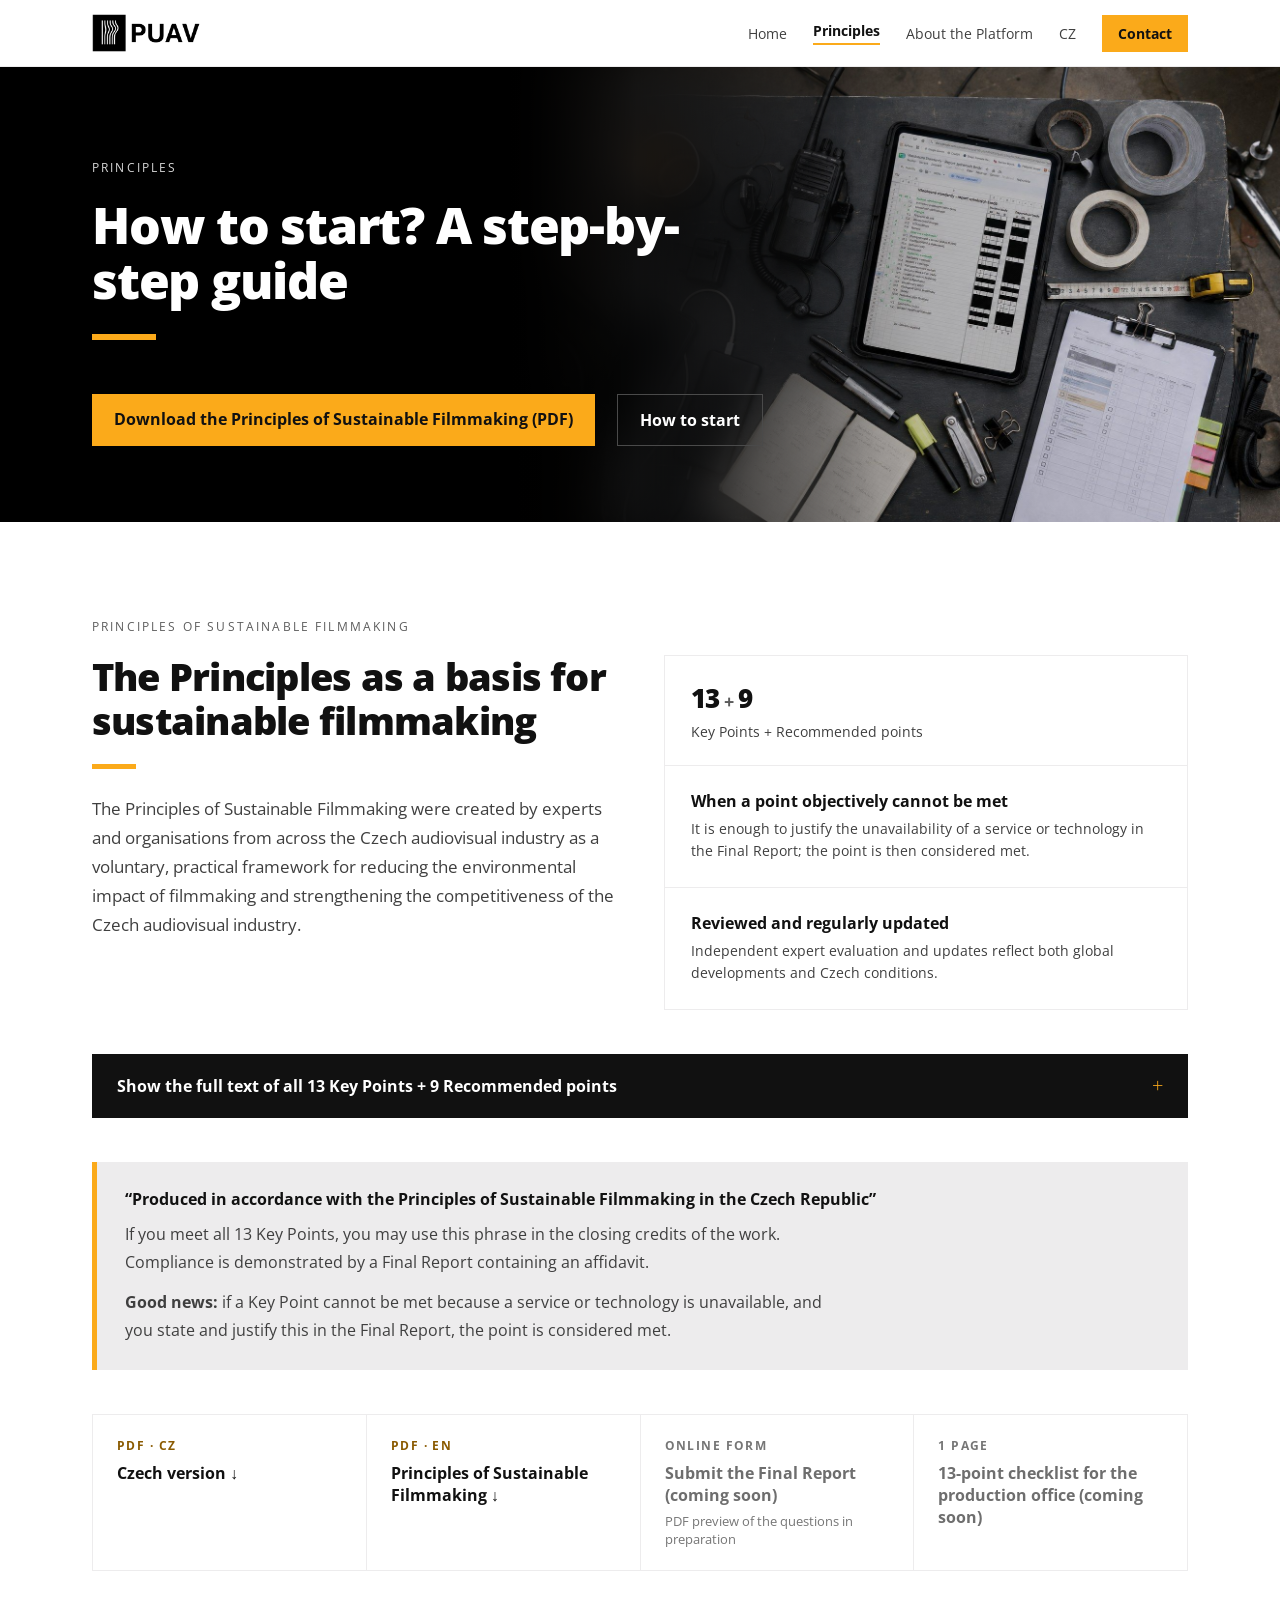
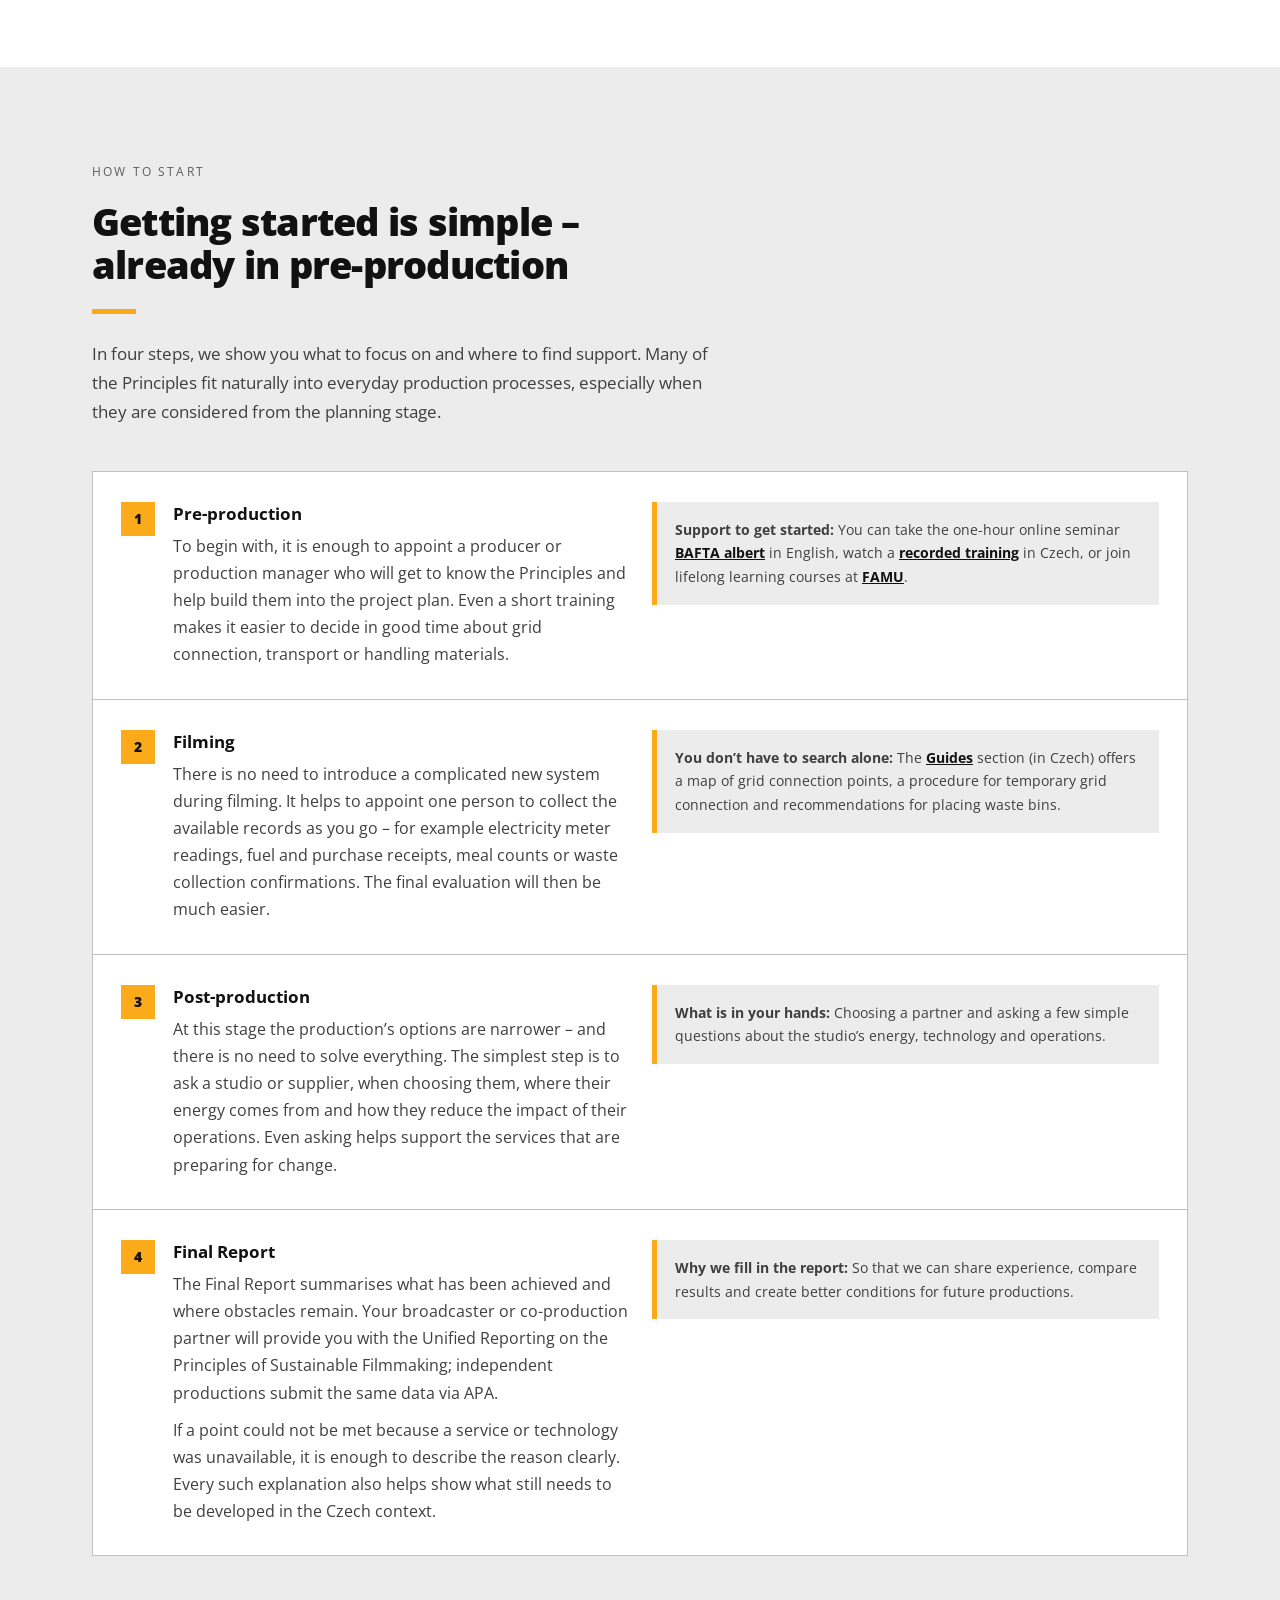
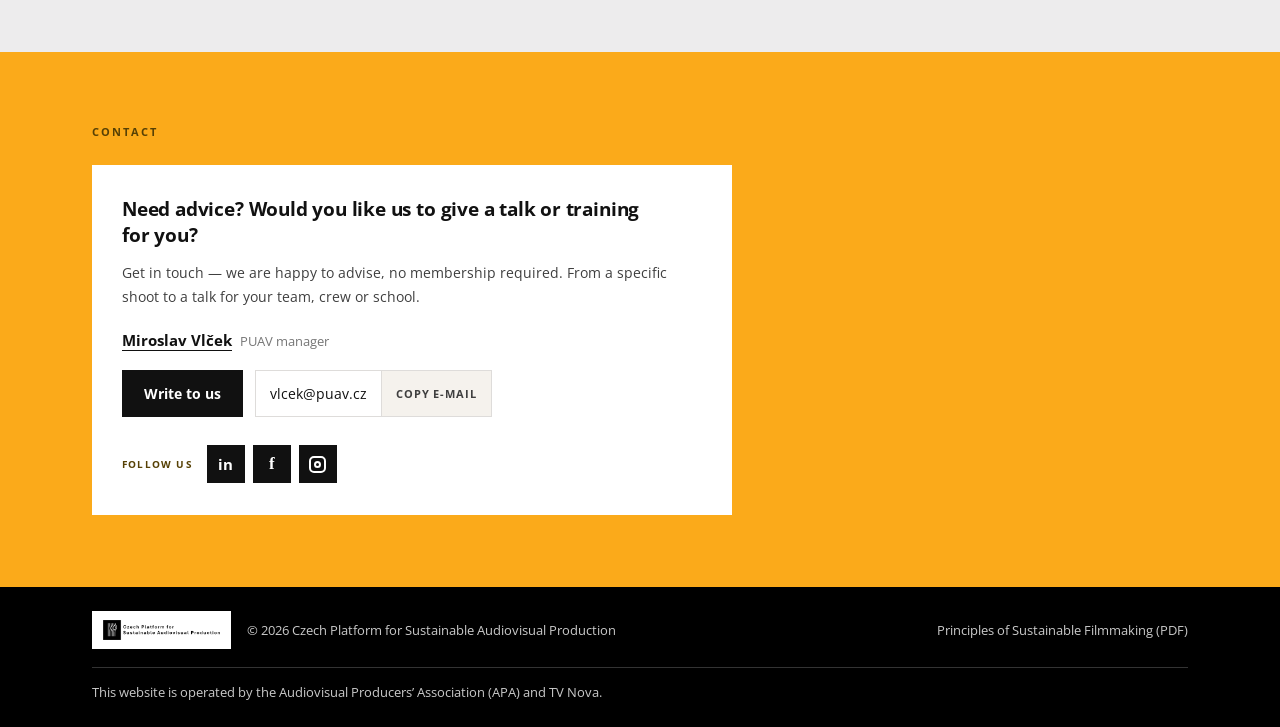
<file: docs/en/principles/index.html>
<!DOCTYPE html>
<html lang="en">
<head>
<meta charset="utf-8">
<script>document.documentElement.classList.add('js')</script>
<meta name="viewport" content="width=device-width, initial-scale=1">
<title>Principles of Sustainable Filmmaking – how to start | PUAV</title>
<meta name="description" content="The Principles of Sustainable Filmmaking in the Czech Republic: 13 Key Points and 9 Recommended points, and a step-by-step guide to getting started.">
<link rel="canonical" href="https://www.puav.cz/en/principles/">
<link rel="alternate" hreflang="cs" href="https://www.puav.cz/jak-natacet-udrzitelne/">
<link rel="alternate" hreflang="en" href="https://www.puav.cz/en/principles/">
<meta property="og:type" content="website">
<meta property="og:site_name" content="PUAV – Czech Platform for Sustainable Audiovisual Production">
<meta property="og:locale" content="en_GB">
<meta property="og:title" content="Principles of Sustainable Filmmaking – how to start | PUAV">
<meta property="og:description" content="The Principles of Sustainable Filmmaking in the Czech Republic: 13 Key Points and 9 Recommended points, and a step-by-step guide to getting started.">
<meta property="og:url" content="https://www.puav.cz/en/principles/">
<meta property="og:image" content="https://www.puav.cz/assets/img/og-image.jpg">
<meta property="og:image:width" content="1200">
<meta property="og:image:height" content="630">
<meta name="twitter:card" content="summary_large_image">
<link rel="icon" type="image/png" sizes="32x32" href="../../assets/img/favicon-32.png">
<link rel="apple-touch-icon" sizes="180x180" href="../../assets/img/apple-touch-icon.png">
<link rel="preload" href="../../assets/fonts/open-sans-normal-latin-ext.woff2" as="font" type="font/woff2" crossorigin>
<link rel="preload" href="../../assets/fonts/open-sans-normal-latin.woff2" as="font" type="font/woff2" crossorigin>
<link rel="stylesheet" href="../../assets/css/puav.css?v=11f84668">
<script src="../../assets/js/puav.js?v=c92ec332" defer></script>
</head>
<body>
<a href="#main-content" class="skip-link">Skip to main content</a>
<div class="page">
<header class="site-header" style="position: sticky; top: 0px; z-index: 50; background: rgb(255, 255, 255); border-bottom: 1px solid rgb(237, 236, 237);">
  <div style="max-width: 1160px; margin: 0px auto; padding: 14px 32px; display: flex; align-items: center; justify-content: space-between; gap: 28px; flex-wrap: wrap;">
    <a href="../" style="display: flex; align-items: center; text-decoration: none; padding-right: 10px;">
      <img width="360" height="127" src="../../assets/img/puav-logo.png" alt="PUAV: Czech Platform for Sustainable Audiovisual Production" style="height: 38px; width: auto; display: block;">
    </a>
    <button type="button" class="menu-toggle" aria-expanded="false" aria-controls="hlavni-navigace"><span class="menu-toggle-icon" aria-hidden="true"></span><span class="menu-toggle-label">Menu</span></button>
    <nav id="hlavni-navigace" aria-label="Main navigation" style="display: flex; align-items: center; gap: 26px; flex-wrap: wrap;">
      <a href="../" style="font-size: 14px; text-decoration: none; color: rgb(63, 63, 63);">Home</a>
      <a aria-current="page" href="./" style="font-size: 14px; font-weight: 700; text-decoration: none; color: rgb(17, 17, 17); border-bottom: 2px solid rgb(251, 170, 26); padding-bottom: 3px;">Principles</a>
      <a href="../about/" style="font-size: 14px; text-decoration: none; color: rgb(63, 63, 63);">About the Platform</a>
      <a href="../../jak-natacet-udrzitelne/" lang="cs" hreflang="cs" aria-label="Česká verze" style="font-size: 14px; text-decoration: none; color: rgb(63, 63, 63);">CZ</a>
      <a href="#kontakt" style="font-size: 14px; font-weight: 700; text-decoration: none; color: rgb(17, 17, 17); background: rgb(251, 170, 26); padding: 9px 16px;">Contact</a>
    </nav>
  </div></header>
<main id="main-content">
<section style="background: rgb(0, 0, 0); color: rgb(255, 255, 255); position: relative; overflow: hidden;">
  <div style="position: absolute; inset: 0px; overflow: hidden;">
    <img width="1672" height="941" src="../../assets/img/hero-jak-natacet.jpg" alt="" aria-hidden="true" class="r1" style="position: absolute; top: 0px; right: 0px; bottom: 0px; width: 58%; height: 100%; object-fit: cover; object-position: 28% 42%; mask-image: linear-gradient(to right, transparent 0%, rgba(0, 0, 0, 0.5) 22%, rgb(0, 0, 0) 46%);">
    <img width="1672" height="941" src="../../assets/img/hero-jak-natacet.jpg" alt="" aria-hidden="true" class="r1" style="position: absolute; top: 0px; right: 0px; bottom: 0px; width: 58%; height: 100%; object-fit: cover; object-position: 28% 42%; filter: blur(22px) saturate(0.9); transform: scale(1.08); mask-image: linear-gradient(to right, transparent 0%, rgb(0, 0, 0) 16%, transparent 44%);">
    <div style="position: absolute; inset: 0px; background: linear-gradient(to right, rgb(0, 0, 0) 0%, rgb(0, 0, 0) 34%, rgba(0, 0, 0, 0.72) 48%, rgba(0, 0, 0, 0.12) 72%, rgba(0, 0, 0, 0) 100%);"></div>
  </div>
  <div style="max-width: 1160px; margin: 0px auto; padding: 92px 32px 76px; position: relative; min-height: 420px; display: flex; flex-direction: column; justify-content: center;">
      <span style="display: block; font-size: 12px; letter-spacing: 0.18em; text-transform: uppercase; color: rgb(217, 217, 217); margin-bottom: 22px;">Principles</span>
      <h1 style="font-size: clamp(32px, 4vw, 50px); font-weight: 800; line-height: 1.1; letter-spacing: -0.025em; max-width: 24ch; text-wrap: pretty;">How to start? A step-by-step guide</h1>
      <div style="width: 64px; height: 6px; background: rgb(251, 170, 26); margin: 26px 0px 24px;"></div>
      <nav aria-label="Page contents" style="display: flex; gap: 22px; flex-wrap: wrap; margin-top: 30px;">
        <a href="../../ke-stazeni/principles-sustainable-filmmaking-en.pdf" download="Principles of Sustainable Filmmaking in the Czech Republic EN.pdf" style="font-size: 16px; font-weight: 700; text-decoration: none; color: rgb(17, 17, 17); background: rgb(251, 170, 26); padding: 14px 22px;">Download the Principles of Sustainable Filmmaking (PDF)</a>
        <a href="#jak" style="font-size: 16px; font-weight: 700; text-decoration: none; color: rgb(255, 255, 255); border: 1px solid rgb(74, 74, 74); padding: 14px 22px;">How to start</a>
      </nav>
  </div></section>
<section id="principy" style="max-width: 1160px; margin: 0px auto; padding: 96px 32px;">
  <span style="display: block; font-size: 12px; letter-spacing: 0.18em; text-transform: uppercase; color: rgb(92, 92, 92); margin-bottom: 20px;">Principles of Sustainable Filmmaking</span>
  <div style="display: grid; grid-template-columns: repeat(auto-fit, minmax(320px, 1fr)); gap: 48px; align-items: start;" class="r5">
    <div>
      <h2 style="font-size: clamp(28px, 3vw, 38px); font-weight: 800; letter-spacing: -0.02em; line-height: 1.15; max-width: 26ch; text-wrap: pretty;">The Principles as a basis for sustainable filmmaking</h2>
      <div style="width: 44px; height: 5px; background: rgb(251, 170, 26); margin: 22px 0px 26px;"></div>
      <p style="font-size: 17px; line-height: 1.7; color: rgb(63, 63, 63); max-width: 64ch;">The Principles of Sustainable Filmmaking were created by experts and organisations from across the Czech audiovisual industry as a voluntary, practical framework for reducing the environmental impact of filmmaking and strengthening the competitiveness of the Czech audiovisual industry.</p>
    </div>
    <div style="display: grid; gap: 1px; background: rgb(237, 236, 237); border: 1px solid rgb(237, 236, 237);">
      <div style="background: rgb(255, 255, 255); padding: 24px 26px;">
        <div style="font-size: 26px; font-weight: 800; letter-spacing: -0.02em; color: rgb(17, 17, 17);">13<span style="color: rgb(92, 92, 92); font-weight: 700; font-size: 18px;"> + </span>9</div>
        <div style="font-size: 14px; color: rgb(63, 63, 63); margin-top: 6px;">Key Points + Recommended points</div>
      </div>
      <div style="background: rgb(255, 255, 255); padding: 24px 26px;">
        <h3 style="font-size: 16px; font-weight: 700; color: rgb(17, 17, 17); margin-bottom: 6px;">When a point objectively cannot be met</h3>
        <p style="font-size: 14px; line-height: 1.6; color: rgb(63, 63, 63);">It is enough to justify the unavailability of a service or technology in the Final Report; the point is then considered met.</p>
      </div>
      <div style="background: rgb(255, 255, 255); padding: 24px 26px;">
        <h3 style="font-size: 16px; font-weight: 700; color: rgb(17, 17, 17); margin-bottom: 6px;">Reviewed and regularly updated</h3>
        <p style="font-size: 14px; line-height: 1.6; color: rgb(63, 63, 63);">Independent expert evaluation and updates reflect both global developments and Czech conditions.</p>
      </div>
    </div>
  </div>


  

  <details style="margin-top: 44px; border: 1px solid rgb(17, 17, 17);">
    <summary style="display: flex; align-items: center; justify-content: space-between; gap: 20px; padding: 20px 24px; background: rgb(17, 17, 17); color: rgb(255, 255, 255);">
      <span style="font-size: 16px; font-weight: 700;">Show the full text of all 13 Key Points + 9 Recommended points</span>
      <span class="om-plus" style="font-size: 20px; font-weight: 300; line-height: 1; transition: transform 0.2s; color: rgb(251, 170, 26);">+</span>
    </summary>
    <div style="padding: 28px 24px 32px;">
      <div style="display: flex; align-items: center; gap: 10px; flex-wrap: wrap; margin-bottom: 24px;"><span style="font-size: 13px; color: rgb(92, 92, 92); margin-right: 4px;">Show:</span><button type="button" id="btn-filter-zakladni" style="font-family: inherit; font-size: 14px; font-weight: 700; padding: 9px 16px; border: 1px solid rgb(17, 17, 17); background: rgb(17, 17, 17); color: rgb(255, 255, 255); cursor: pointer;">Key Points only (13)</button><button type="button" id="btn-filter-vse" style="font-family: inherit; font-size: 14px; font-weight: 400; padding: 9px 16px; border: 1px solid rgb(192, 192, 192); background: rgb(255, 255, 255); color: rgb(63, 63, 63); cursor: pointer;">All 22 points</button></div><div id="principy-groups-container"><div class="principy-group" style="margin-bottom: 34px;"><h3 style="font-size: 14px; font-weight: 700; letter-spacing: 0.1em; text-transform: uppercase; color: rgb(17, 17, 17); padding-bottom: 10px; border-bottom: 2px solid rgb(17, 17, 17); margin-bottom: 2px;">1. Sustainability knowledge</h3><details class="principy-item" data-type="zakladni" style="border-bottom: 1px solid rgb(237, 236, 237);"><summary style="display: flex; align-items: baseline; gap: 14px; padding: 16px 4px;"><span style="font-size: 13px; font-weight: 700; color: rgb(92, 92, 92); min-width: 30px;">1.1</span><span style="flex: 1 1 0%; font-size: 16px; font-weight: 700; line-height: 1.4;">Training the production team</span><span style="font-size: 12px; font-weight: 700; letter-spacing: 0.08em; text-transform: uppercase; background: rgb(251, 170, 26); color: rgb(17, 17, 17); padding: 4px 8px; white-space: nowrap;">Key Point 1</span><span class="om-plus" style="font-size: 18px; font-weight: 300; line-height: 1; color: rgb(92, 92, 92); transition: transform 0.2s;">+</span></summary><div style="padding: 0px 4px 20px 48px;"><p style="font-size: 16px; line-height: 1.75; color: rgb(63, 63, 63); max-width: 76ch;">At a minimum, the producer or production manager of the project will complete an online training course on a European recognised platform such as Albert (in English) of at least one hour. An alternative in Czech is to watch the lecture “Greenfilming in practice – introductory seminar” available on the Greenfilming.cz website. In addition to the video/online training, the producer or production manager will study the Green Filming Manual, which is available on the Greenfilming.cz website. After this training, the producer or the producer’s designated representative should be able to pass on all the information to all the departments so that they can work on sustainability steps continuously from preparation to post-production, collecting the continuous information and passing it on at the end to create a final sustainability report.</p></div></details><details class="principy-item" data-type="doporucujici" style="border-bottom: 1px solid rgb(237, 236, 237);"><summary style="display: flex; align-items: baseline; gap: 14px; padding: 16px 4px;"><span style="font-size: 13px; font-weight: 700; color: rgb(92, 92, 92); min-width: 30px;">1.2</span><span style="flex: 1 1 0%; font-size: 16px; font-weight: 700; line-height: 1.4;">Sustainability consultant</span><span style="font-size: 12px; font-weight: 700; letter-spacing: 0.08em; text-transform: uppercase; background: rgb(237, 236, 237); color: rgb(63, 63, 63); padding: 4px 8px; white-space: nowrap;">Recommended</span><span class="om-plus" style="font-size: 18px; font-weight: 300; line-height: 1; color: rgb(92, 92, 92); transition: transform 0.2s;">+</span></summary><div style="padding: 0px 4px 20px 48px;"><p style="font-size: 16px; line-height: 1.75; color: rgb(63, 63, 63); max-width: 76ch;">It is always recommended to hire a sustainability consultant for the project who is trained for this function, has hands-on experience in filmmaking, and can communicate the various sustainability steps with all crew components to be as effective as possible.</p></div></details></div><div class="principy-group" style="margin-bottom: 34px;"><h3 style="font-size: 14px; font-weight: 700; letter-spacing: 0.1em; text-transform: uppercase; color: rgb(17, 17, 17); padding-bottom: 10px; border-bottom: 2px solid rgb(17, 17, 17); margin-bottom: 2px;">2. Energy</h3><details class="principy-item" data-type="zakladni" style="border-bottom: 1px solid rgb(237, 236, 237);"><summary style="display: flex; align-items: baseline; gap: 14px; padding: 16px 4px;"><span style="font-size: 13px; font-weight: 700; color: rgb(92, 92, 92); min-width: 30px;">2.1</span><span style="flex: 1 1 0%; font-size: 16px; font-weight: 700; line-height: 1.4;">Grid connection instead of generators</span><span style="font-size: 12px; font-weight: 700; letter-spacing: 0.08em; text-transform: uppercase; background: rgb(251, 170, 26); color: rgb(17, 17, 17); padding: 4px 8px; white-space: nowrap;">Key Point 2</span><span class="om-plus" style="font-size: 18px; font-weight: 300; line-height: 1; color: rgb(92, 92, 92); transition: transform 0.2s;">+</span></summary><div style="padding: 0px 4px 20px 48px;"><p style="font-size: 16px; line-height: 1.75; color: rgb(63, 63, 63); max-width: 76ch;">The production shall investigate the possibilities of grid connection instead of using a generator and use this connection wherever possible. For filmmaking in Prague, this standard applies even if filming on a single location overnight, as long as the connection is sufficient in capacity and less than 100 m from the location. For filmmaking outside of Prague, the network connection must be used for any filming longer than 3 days at a single location within 100 m of the connection point to the location, if available at that location.</p></div></details><details class="principy-item" data-type="doporucujici" style="border-bottom: 1px solid rgb(237, 236, 237);"><summary style="display: flex; align-items: baseline; gap: 14px; padding: 16px 4px;"><span style="font-size: 13px; font-weight: 700; color: rgb(92, 92, 92); min-width: 30px;">2.2</span><span style="flex: 1 1 0%; font-size: 16px; font-weight: 700; line-height: 1.4;">Renewable energy</span><span style="font-size: 12px; font-weight: 700; letter-spacing: 0.08em; text-transform: uppercase; background: rgb(237, 236, 237); color: rgb(63, 63, 63); padding: 4px 8px; white-space: nowrap;">Recommended</span><span class="om-plus" style="font-size: 18px; font-weight: 300; line-height: 1; color: rgb(92, 92, 92); transition: transform 0.2s;">+</span></summary><div style="padding: 0px 4px 20px 48px;"><p style="font-size: 16px; line-height: 1.75; color: rgb(63, 63, 63); max-width: 76ch;">It is always recommended to investigate renewable energy options on-site at the filming location, while also inquiring about renewable energy from the on-site energy distributor. Renewable energy should also be preferred in offices and other areas during the preparation of the shoot and also during post-production at suppliers (post-production studios).</p></div></details><details class="principy-item" data-type="zakladni" style="border-bottom: 1px solid rgb(237, 236, 237);"><summary style="display: flex; align-items: baseline; gap: 14px; padding: 16px 4px;"><span style="font-size: 13px; font-weight: 700; color: rgb(92, 92, 92); min-width: 30px;">2.3</span><span style="flex: 1 1 0%; font-size: 16px; font-weight: 700; line-height: 1.4;">LED lighting</span><span style="font-size: 12px; font-weight: 700; letter-spacing: 0.08em; text-transform: uppercase; background: rgb(251, 170, 26); color: rgb(17, 17, 17); padding: 4px 8px; white-space: nowrap;">Key Point 3</span><span class="om-plus" style="font-size: 18px; font-weight: 300; line-height: 1; color: rgb(92, 92, 92); transition: transform 0.2s;">+</span></summary><div style="padding: 0px 4px 20px 48px;"><p style="font-size: 16px; line-height: 1.75; color: rgb(63, 63, 63); max-width: 76ch;">The production will always give preference to low-energy technologies such as LED lighting and similar lighting, as long as it does not interfere with the creative intent and the lighting is technologically affordable.</p></div></details><details class="principy-item" data-type="zakladni" style="border-bottom: 1px solid rgb(237, 236, 237);"><summary style="display: flex; align-items: baseline; gap: 14px; padding: 16px 4px;"><span style="font-size: 13px; font-weight: 700; color: rgb(92, 92, 92); min-width: 30px;">2.4</span><span style="flex: 1 1 0%; font-size: 16px; font-weight: 700; line-height: 1.4;">Batteries</span><span style="font-size: 12px; font-weight: 700; letter-spacing: 0.08em; text-transform: uppercase; background: rgb(251, 170, 26); color: rgb(17, 17, 17); padding: 4px 8px; white-space: nowrap;">Key Point 4</span><span class="om-plus" style="font-size: 18px; font-weight: 300; line-height: 1; color: rgb(92, 92, 92); transition: transform 0.2s;">+</span></summary><div style="padding: 0px 4px 20px 48px;"><p style="font-size: 16px; line-height: 1.75; color: rgb(63, 63, 63); max-width: 76ch;">Wherever technologically possible, the production shall use rechargeable batteries instead of disposable batteries.</p></div></details></div><div class="principy-group" style="margin-bottom: 34px;"><h3 style="font-size: 14px; font-weight: 700; letter-spacing: 0.1em; text-transform: uppercase; color: rgb(17, 17, 17); padding-bottom: 10px; border-bottom: 2px solid rgb(17, 17, 17); margin-bottom: 2px;">3. Transport and accommodation</h3><details class="principy-item" data-type="zakladni" style="border-bottom: 1px solid rgb(237, 236, 237);"><summary style="display: flex; align-items: baseline; gap: 14px; padding: 16px 4px;"><span style="font-size: 13px; font-weight: 700; color: rgb(92, 92, 92); min-width: 30px;">3.1</span><span style="flex: 1 1 0%; font-size: 16px; font-weight: 700; line-height: 1.4;">Renting EURO 6 vehicles</span><span style="font-size: 12px; font-weight: 700; letter-spacing: 0.08em; text-transform: uppercase; background: rgb(251, 170, 26); color: rgb(17, 17, 17); padding: 4px 8px; white-space: nowrap;">Key Point 5</span><span class="om-plus" style="font-size: 18px; font-weight: 300; line-height: 1; color: rgb(92, 92, 92); transition: transform 0.2s;">+</span></summary><div style="padding: 0px 4px 20px 48px;"><p style="font-size: 16px; line-height: 1.75; color: rgb(63, 63, 63); max-width: 76ch;">All vehicles rented directly by the production shall have a minimum EURO 6 emission class. This does not apply to transport used by contractors in the context of their other services (construction, lights, props, etc.).</p></div></details><details class="principy-item" data-type="doporucujici" style="border-bottom: 1px solid rgb(237, 236, 237);"><summary style="display: flex; align-items: baseline; gap: 14px; padding: 16px 4px;"><span style="font-size: 13px; font-weight: 700; color: rgb(92, 92, 92); min-width: 30px;">3.2</span><span style="flex: 1 1 0%; font-size: 16px; font-weight: 700; line-height: 1.4;">EURO 6 vehicles from suppliers</span><span style="font-size: 12px; font-weight: 700; letter-spacing: 0.08em; text-transform: uppercase; background: rgb(237, 236, 237); color: rgb(63, 63, 63); padding: 4px 8px; white-space: nowrap;">Recommended</span><span class="om-plus" style="font-size: 18px; font-weight: 300; line-height: 1; color: rgb(92, 92, 92); transition: transform 0.2s;">+</span></summary><div style="padding: 0px 4px 20px 48px;"><p style="font-size: 16px; line-height: 1.75; color: rgb(63, 63, 63); max-width: 76ch;">The production should as far as possible demand vehicles with at least EURO 6 emission class also from all its suppliers.</p></div></details><details class="principy-item" data-type="zakladni" style="border-bottom: 1px solid rgb(237, 236, 237);"><summary style="display: flex; align-items: baseline; gap: 14px; padding: 16px 4px;"><span style="font-size: 13px; font-weight: 700; color: rgb(92, 92, 92); min-width: 30px;">3.3</span><span style="flex: 1 1 0%; font-size: 16px; font-weight: 700; line-height: 1.4;">Reducing flights</span><span style="font-size: 12px; font-weight: 700; letter-spacing: 0.08em; text-transform: uppercase; background: rgb(251, 170, 26); color: rgb(17, 17, 17); padding: 4px 8px; white-space: nowrap;">Key Point 6</span><span class="om-plus" style="font-size: 18px; font-weight: 300; line-height: 1; color: rgb(92, 92, 92); transition: transform 0.2s;">+</span></summary><div style="padding: 0px 4px 20px 48px;"><p style="font-size: 16px; line-height: 1.75; color: rgb(63, 63, 63); max-width: 76ch;">The production shall avoid all domestic and international air traffic if the travel can be covered by train, by a journey no longer than 5 hours. The following order of preference should always be given to the choice of transport: public transport, electric/train – bus – car – plane. Exceptions are last-minute trips due to force majeure or unforeseen events.</p></div></details><details class="principy-item" data-type="zakladni" style="border-bottom: 1px solid rgb(237, 236, 237);"><summary style="display: flex; align-items: baseline; gap: 14px; padding: 16px 4px;"><span style="font-size: 13px; font-weight: 700; color: rgb(92, 92, 92); min-width: 30px;">3.4</span><span style="flex: 1 1 0%; font-size: 16px; font-weight: 700; line-height: 1.4;">Accommodation</span><span style="font-size: 12px; font-weight: 700; letter-spacing: 0.08em; text-transform: uppercase; background: rgb(251, 170, 26); color: rgb(17, 17, 17); padding: 4px 8px; white-space: nowrap;">Key Point 7</span><span class="om-plus" style="font-size: 18px; font-weight: 300; line-height: 1; color: rgb(92, 92, 92); transition: transform 0.2s;">+</span></summary><div style="padding: 0px 4px 20px 48px;"><p style="font-size: 16px; line-height: 1.75; color: rgb(63, 63, 63); max-width: 76ch;">The production will always first check the possibility of using certified green energy accommodation in and around the filming location. If such accommodation is not available, it shall, where possible, give priority to accommodation with a clearly defined sustainable strategy.</p></div></details></div><div class="principy-group" style="margin-bottom: 34px;"><h3 style="font-size: 14px; font-weight: 700; letter-spacing: 0.1em; text-transform: uppercase; color: rgb(17, 17, 17); padding-bottom: 10px; border-bottom: 2px solid rgb(17, 17, 17); margin-bottom: 2px;">4. Materials and waste</h3><details class="principy-item" data-type="zakladni" style="border-bottom: 1px solid rgb(237, 236, 237);"><summary style="display: flex; align-items: baseline; gap: 14px; padding: 16px 4px;"><span style="font-size: 13px; font-weight: 700; color: rgb(92, 92, 92); min-width: 30px;">4.1</span><span style="flex: 1 1 0%; font-size: 16px; font-weight: 700; line-height: 1.4;">Waste management</span><span style="font-size: 12px; font-weight: 700; letter-spacing: 0.08em; text-transform: uppercase; background: rgb(251, 170, 26); color: rgb(17, 17, 17); padding: 4px 8px; white-space: nowrap;">Key Point 8</span><span class="om-plus" style="font-size: 18px; font-weight: 300; line-height: 1; color: rgb(92, 92, 92); transition: transform 0.2s;">+</span></summary><div style="padding: 0px 4px 20px 48px;"><p style="font-size: 16px; line-height: 1.75; color: rgb(63, 63, 63); max-width: 76ch;">Waste segregation is implemented at each production site during preparation, filming and post-production. Waste is separated according to the site into at least: paper, plastic, mix, metal and glass (a recommended manual for the placement of bins at the filming location is available at www.greenfilming.cz). The production will require contractors to confirm that the sorted waste from the shoot has been delivered to the appropriate waste collection site according to the type of recycling. All electrical equipment, batteries and accumulators from filming will be disposed of in an environmentally friendly manner at designated sites. At the filming location and especially at the catering, the production should always ask for or arrange for the collection of catering waste and subsequent transport to biogas stations. For the catering, the disposal of oil and waste water from the kitchen, as well as the disposal of waste water from washing machines and dishwashers, including the waste water from the costume buses used on location, will be provided in an environmentally friendly manner. Subcontractors, especially special effects (SFX) and construction, will ensure adequate disposal of hazardous waste (paints, thinners, ammunition, explosives, other hazardous substances).</p></div></details><details class="principy-item" data-type="zakladni" style="border-bottom: 1px solid rgb(237, 236, 237);"><summary style="display: flex; align-items: baseline; gap: 14px; padding: 16px 4px;"><span style="font-size: 13px; font-weight: 700; color: rgb(92, 92, 92); min-width: 30px;">4.2</span><span style="flex: 1 1 0%; font-size: 16px; font-weight: 700; line-height: 1.4;">Catering utensils</span><span style="font-size: 12px; font-weight: 700; letter-spacing: 0.08em; text-transform: uppercase; background: rgb(251, 170, 26); color: rgb(17, 17, 17); padding: 4px 8px; white-space: nowrap;">Key Point 9</span><span class="om-plus" style="font-size: 18px; font-weight: 300; line-height: 1; color: rgb(92, 92, 92); transition: transform 0.2s;">+</span></summary><div style="padding: 0px 4px 20px 48px;"><p style="font-size: 16px; line-height: 1.75; color: rgb(63, 63, 63); max-width: 76ch;">The production will always insist on washable crockery (e.g. ceramic plates) for the main crew at breakfast and lunch venues (where there is a proper lunch break). At the filming location, the production will provide drinking water from the local tap or through water fountains and dispensers so that the crew can use their own refillable water bottles. If it is necessary to use disposable utensils (e.g. during lunch breaks or for large numbers of extras), disposable plastic utensils will not be used.</p></div></details><details class="principy-item" data-type="doporucujici" style="border-bottom: 1px solid rgb(237, 236, 237);"><summary style="display: flex; align-items: baseline; gap: 14px; padding: 16px 4px;"><span style="font-size: 13px; font-weight: 700; color: rgb(92, 92, 92); min-width: 30px;">4.3</span><span style="flex: 1 1 0%; font-size: 16px; font-weight: 700; line-height: 1.4;">Compostable utensils</span><span style="font-size: 12px; font-weight: 700; letter-spacing: 0.08em; text-transform: uppercase; background: rgb(237, 236, 237); color: rgb(63, 63, 63); padding: 4px 8px; white-space: nowrap;">Recommended</span><span class="om-plus" style="font-size: 18px; font-weight: 300; line-height: 1; color: rgb(92, 92, 92); transition: transform 0.2s;">+</span></summary><div style="padding: 0px 4px 20px 48px;"><p style="font-size: 16px; line-height: 1.75; color: rgb(63, 63, 63); max-width: 76ch;">If a production is able to ensure that compostable utensils are processed afterwards so that they are actually composted, it should always give preference to compostable utensils over other disposable utensil options.</p></div></details><details class="principy-item" data-type="zakladni" style="border-bottom: 1px solid rgb(237, 236, 237);"><summary style="display: flex; align-items: baseline; gap: 14px; padding: 16px 4px;"><span style="font-size: 13px; font-weight: 700; color: rgb(92, 92, 92); min-width: 30px;">4.4</span><span style="flex: 1 1 0%; font-size: 16px; font-weight: 700; line-height: 1.4;">Reducing meat consumption and promoting fair trade</span><span style="font-size: 12px; font-weight: 700; letter-spacing: 0.08em; text-transform: uppercase; background: rgb(251, 170, 26); color: rgb(17, 17, 17); padding: 4px 8px; white-space: nowrap;">Key Point 10</span><span class="om-plus" style="font-size: 18px; font-weight: 300; line-height: 1; color: rgb(92, 92, 92); transition: transform 0.2s;">+</span></summary><div style="padding: 0px 4px 20px 48px;"><p style="font-size: 16px; line-height: 1.75; color: rgb(63, 63, 63); max-width: 76ch;">A vegetarian catering option will be available every day. On projects where catering is paid for by the production, a meat-free day will be introduced at least once a week (or 20% of shooting days). The production only offers fair trade coffee and tea. In the case of capsule coffee machines, recyclable/compostable capsules are used.</p></div></details><details class="principy-item" data-type="doporucujici" style="border-bottom: 1px solid rgb(237, 236, 237);"><summary style="display: flex; align-items: baseline; gap: 14px; padding: 16px 4px;"><span style="font-size: 13px; font-weight: 700; color: rgb(92, 92, 92); min-width: 30px;">4.5</span><span style="flex: 1 1 0%; font-size: 16px; font-weight: 700; line-height: 1.4;">Local and seasonal food</span><span style="font-size: 12px; font-weight: 700; letter-spacing: 0.08em; text-transform: uppercase; background: rgb(237, 236, 237); color: rgb(63, 63, 63); padding: 4px 8px; white-space: nowrap;">Recommended</span><span class="om-plus" style="font-size: 18px; font-weight: 300; line-height: 1; color: rgb(92, 92, 92); transition: transform 0.2s;">+</span></summary><div style="padding: 0px 4px 20px 48px;"><p style="font-size: 16px; line-height: 1.75; color: rgb(63, 63, 63); max-width: 76ch;">It is always recommended to work with local and seasonal foods as much as possible and to find out which foods are available around the location. Caterers should research local sources before filming and prepare recipes that work with these foods to minimise imported foods and the consumption of red meat in particular.</p></div></details><details class="principy-item" data-type="zakladni" style="border-bottom: 1px solid rgb(237, 236, 237);"><summary style="display: flex; align-items: baseline; gap: 14px; padding: 16px 4px;"><span style="font-size: 13px; font-weight: 700; color: rgb(92, 92, 92); min-width: 30px;">4.6</span><span style="flex: 1 1 0%; font-size: 16px; font-weight: 700; line-height: 1.4;">Paper and digitalisation</span><span style="font-size: 12px; font-weight: 700; letter-spacing: 0.08em; text-transform: uppercase; background: rgb(251, 170, 26); color: rgb(17, 17, 17); padding: 4px 8px; white-space: nowrap;">Key Point 11</span><span class="om-plus" style="font-size: 18px; font-weight: 300; line-height: 1; color: rgb(92, 92, 92); transition: transform 0.2s;">+</span></summary><div style="padding: 0px 4px 20px 48px;"><p style="font-size: 16px; line-height: 1.75; color: rgb(63, 63, 63); max-width: 76ch;">All production documents are primarily distributed digitally and printed only where necessary and only in such a way that the print takes up as few pages as possible (narrow margins, thin font, double-sided printing). Orders, invoices and documents where a digital signature is sufficient are not printed. Printed papers not containing sensitive data are collected for use for printing on the reverse side, sticking receipts, etc.</p></div></details><details class="principy-item" data-type="doporucujici" style="border-bottom: 1px solid rgb(237, 236, 237);"><summary style="display: flex; align-items: baseline; gap: 14px; padding: 16px 4px;"><span style="font-size: 13px; font-weight: 700; color: rgb(92, 92, 92); min-width: 30px;">4.7</span><span style="flex: 1 1 0%; font-size: 16px; font-weight: 700; line-height: 1.4;">Recycled paper</span><span style="font-size: 12px; font-weight: 700; letter-spacing: 0.08em; text-transform: uppercase; background: rgb(237, 236, 237); color: rgb(63, 63, 63); padding: 4px 8px; white-space: nowrap;">Recommended</span><span class="om-plus" style="font-size: 18px; font-weight: 300; line-height: 1; color: rgb(92, 92, 92); transition: transform 0.2s;">+</span></summary><div style="padding: 0px 4px 20px 48px;"><p style="font-size: 16px; line-height: 1.75; color: rgb(63, 63, 63); max-width: 76ch;">All paper products (office paper, envelopes, wipes, toilet paper) should ideally contain at least 90% recycled content.</p></div></details><details class="principy-item" data-type="doporucujici" style="border-bottom: 1px solid rgb(237, 236, 237);"><summary style="display: flex; align-items: baseline; gap: 14px; padding: 16px 4px;"><span style="font-size: 13px; font-weight: 700; color: rgb(92, 92, 92); min-width: 30px;">4.8</span><span style="flex: 1 1 0%; font-size: 16px; font-weight: 700; line-height: 1.4;">Eco-friendly cleaning products</span><span style="font-size: 12px; font-weight: 700; letter-spacing: 0.08em; text-transform: uppercase; background: rgb(237, 236, 237); color: rgb(63, 63, 63); padding: 4px 8px; white-space: nowrap;">Recommended</span><span class="om-plus" style="font-size: 18px; font-weight: 300; line-height: 1; color: rgb(92, 92, 92); transition: transform 0.2s;">+</span></summary><div style="padding: 0px 4px 20px 48px;"><p style="font-size: 16px; line-height: 1.75; color: rgb(63, 63, 63); max-width: 76ch;">Cleaning products in the production office and in individual departments should be certified as environmentally friendly, indicating their natural composition and easy degradability in water.</p></div></details><details class="principy-item" data-type="doporucujici" style="border-bottom: 1px solid rgb(237, 236, 237);"><summary style="display: flex; align-items: baseline; gap: 14px; padding: 16px 4px;"><span style="font-size: 13px; font-weight: 700; color: rgb(92, 92, 92); min-width: 30px;">4.9</span><span style="flex: 1 1 0%; font-size: 16px; font-weight: 700; line-height: 1.4;">Make-up department</span><span style="font-size: 12px; font-weight: 700; letter-spacing: 0.08em; text-transform: uppercase; background: rgb(237, 236, 237); color: rgb(63, 63, 63); padding: 4px 8px; white-space: nowrap;">Recommended</span><span class="om-plus" style="font-size: 18px; font-weight: 300; line-height: 1; color: rgb(92, 92, 92); transition: transform 0.2s;">+</span></summary><div style="padding: 0px 4px 20px 48px;"><p style="font-size: 16px; line-height: 1.75; color: rgb(63, 63, 63); max-width: 76ch;">In the make-up department, reusable products should always be preferred over disposable products, and products in recyclable, compostable or refillable packaging. Unless prevented by technology, environmentally certified, natural or local products are always preferred. Cosmetics tested on animals should be completely eliminated, as should all aerosols.</p></div></details><details class="principy-item" data-type="zakladni" style="border-bottom: 1px solid rgb(237, 236, 237);"><summary style="display: flex; align-items: baseline; gap: 14px; padding: 16px 4px;"><span style="font-size: 13px; font-weight: 700; color: rgb(92, 92, 92); min-width: 30px;">4.10</span><span style="flex: 1 1 0%; font-size: 16px; font-weight: 700; line-height: 1.4;">Detailed disposal plan</span><span style="font-size: 12px; font-weight: 700; letter-spacing: 0.08em; text-transform: uppercase; background: rgb(251, 170, 26); color: rgb(17, 17, 17); padding: 4px 8px; white-space: nowrap;">Key Point 12</span><span class="om-plus" style="font-size: 18px; font-weight: 300; line-height: 1; color: rgb(92, 92, 92); transition: transform 0.2s;">+</span></summary><div style="padding: 0px 4px 20px 48px;"><p style="font-size: 16px; line-height: 1.75; color: rgb(63, 63, 63); max-width: 76ch;">During pre-production, a detailed disposal plan for sets, costumes and any materials left over after filming will be prepared for all locations. Emphasis is placed on reusing all materials as much as possible, storing or donating them for further use (including outside the film industry) so that only a minimal amount of material ends up in a landfill at the end of filming.</p></div></details></div><div class="principy-group" style="margin-bottom: 34px;"><h3 style="font-size: 14px; font-weight: 700; letter-spacing: 0.1em; text-transform: uppercase; color: rgb(17, 17, 17); padding-bottom: 10px; border-bottom: 2px solid rgb(17, 17, 17); margin-bottom: 2px;">5. Reporting</h3><details class="principy-item" data-type="zakladni" style="border-bottom: 1px solid rgb(237, 236, 237);"><summary style="display: flex; align-items: baseline; gap: 14px; padding: 16px 4px;"><span style="font-size: 13px; font-weight: 700; color: rgb(92, 92, 92); min-width: 30px;">5.1</span><span style="flex: 1 1 0%; font-size: 16px; font-weight: 700; line-height: 1.4;">Final Report</span><span style="font-size: 12px; font-weight: 700; letter-spacing: 0.08em; text-transform: uppercase; background: rgb(251, 170, 26); color: rgb(17, 17, 17); padding: 4px 8px; white-space: nowrap;">Key Point 13</span><span class="om-plus" style="font-size: 18px; font-weight: 300; line-height: 1; color: rgb(92, 92, 92); transition: transform 0.2s;">+</span></summary><div style="padding: 0px 4px 20px 48px;"><p style="font-size: 16px; line-height: 1.75; color: rgb(63, 63, 63); max-width: 76ch;">At the end of the shoot, the producer, their designated staff member or sustainability consultant will compile a final report summarising all points met or not met in the form of an affidavit with a justification as to why the points could not be met. The final report template includes a table mapping the points met and a written final report explaining the fulfilment or non-fulfilment of each point.</p></div></details><details class="principy-item" data-type="doporucujici" style="border-bottom: 1px solid rgb(237, 236, 237);"><summary style="display: flex; align-items: baseline; gap: 14px; padding: 16px 4px;"><span style="font-size: 13px; font-weight: 700; color: rgb(92, 92, 92); min-width: 30px;">5.2</span><span style="flex: 1 1 0%; font-size: 16px; font-weight: 700; line-height: 1.4;">Detailed sustainability report</span><span style="font-size: 12px; font-weight: 700; letter-spacing: 0.08em; text-transform: uppercase; background: rgb(237, 236, 237); color: rgb(63, 63, 63); padding: 4px 8px; white-space: nowrap;">Recommended</span><span class="om-plus" style="font-size: 18px; font-weight: 300; line-height: 1; color: rgb(92, 92, 92); transition: transform 0.2s;">+</span></summary><div style="padding: 0px 4px 20px 48px;"><p style="font-size: 16px; line-height: 1.75; color: rgb(63, 63, 63); max-width: 76ch;">It is recommended that a detailed sustainability report is issued after the project end, mapping out the detailed steps including quantified carbon footprint savings, successes and failures achieved, and including detailed photo documentation. This report should then be sent to all those involved in the project.</p></div></details></div></div>
    </div>
  </details>

  <div style="border-left: 5px solid rgb(251, 170, 26); background: rgb(237, 236, 237); padding: 26px 28px; margin-top: 44px;">
    <h3 style="font-size: 16px; font-weight: 700; margin-bottom: 10px;">“Produced in accordance with the Principles of Sustainable Filmmaking in the Czech Republic”</h3>
    <p style="font-size: 16px; line-height: 1.75; color: rgb(63, 63, 63); max-width: 78ch; margin-bottom: 12px;">If you meet all 13 Key Points, you may use this phrase in the closing credits of the work. Compliance is demonstrated by a Final Report containing an affidavit.</p>
    <p style="font-size: 16px; line-height: 1.75; color: rgb(63, 63, 63); max-width: 78ch;"><strong>Good news:</strong> if a Key Point cannot be met because a service or technology is unavailable, and you state and justify this in the Final Report, the point is considered met.</p>
  </div>

  <div style="display: grid; grid-template-columns: repeat(auto-fit, minmax(240px, 1fr)); gap: 1px; background: rgb(237, 236, 237); border: 1px solid rgb(237, 236, 237); margin-top: 44px;" class="r5">
    <a href="../../ke-stazeni/principy-udrzitelneho-nataceni-cz.pdf" download="Principy udrzitelneho nataceni CZ.pdf" style="background: rgb(255, 255, 255); padding: 22px 24px; text-decoration: none; display: block;">
      <span style="display: block; font-size: 12px; font-weight: 700; letter-spacing: 0.12em; text-transform: uppercase; color: rgb(138, 90, 0); margin-bottom: 8px;">PDF · CZ</span>
      <span style="display: block; font-size: 16px; font-weight: 700; color: rgb(17, 17, 17);">Czech version ↓</span>
    </a>
    <a href="../../ke-stazeni/principles-sustainable-filmmaking-en.pdf" download="Principles of Sustainable Filmmaking in the Czech Republic EN.pdf" style="background: rgb(255, 255, 255); padding: 22px 24px; text-decoration: none; display: block;">
      <span style="display: block; font-size: 12px; font-weight: 700; letter-spacing: 0.12em; text-transform: uppercase; color: rgb(138, 90, 0); margin-bottom: 8px;">PDF · EN</span>
      <span style="display: block; font-size: 16px; font-weight: 700; color: rgb(17, 17, 17);">Principles of Sustainable Filmmaking ↓</span>
    </a>
    <div style="background: rgb(255, 255, 255); padding: 22px 24px;">
      <span style="display: block; font-size: 12px; font-weight: 700; letter-spacing: 0.12em; text-transform: uppercase; color: rgb(118, 118, 118); margin-bottom: 8px;">Online form</span>
      <span style="display: block; font-size: 16px; font-weight: 700; color: rgb(110, 110, 110);">Submit the Final Report (coming soon)</span>
      <span style="display: block; font-size: 13px; color: rgb(118, 118, 118); margin-top: 6px;">PDF preview of the questions in preparation</span>
    </div>
    <div style="background: rgb(255, 255, 255); padding: 22px 24px;">
      <span style="display: block; font-size: 12px; font-weight: 700; letter-spacing: 0.12em; text-transform: uppercase; color: rgb(118, 118, 118); margin-bottom: 8px;">1 page</span>
      <span style="display: block; font-size: 16px; font-weight: 700; color: rgb(110, 110, 110);">13-point checklist for the production office (coming soon)</span>
    </div>
  </div></section>
<section id="jak" style="background: rgb(237, 236, 237);">
  <div style="max-width: 1160px; margin: 0px auto; padding: 96px 32px;">
    <span style="display: block; font-size: 12px; letter-spacing: 0.18em; text-transform: uppercase; color: rgb(92, 92, 92); margin-bottom: 20px;">How to start</span>
    <h2 style="font-size: clamp(28px, 3vw, 38px); font-weight: 800; letter-spacing: -0.02em; line-height: 1.15; max-width: 24ch; text-wrap: pretty;">Getting started is simple – already in pre-production</h2>
    <div style="width: 44px; height: 5px; background: rgb(251, 170, 26); margin: 22px 0px 26px;"></div>
    <p style="font-size: 17px; line-height: 1.7; color: rgb(63, 63, 63); max-width: 62ch;">In four steps, we show you what to focus on and where to find support. Many of the Principles fit naturally into everyday production processes, especially when they are considered from the planning stage.</p>
    <div style="display: grid; gap: 1px; background: rgb(192, 192, 192); border: 1px solid rgb(192, 192, 192); margin-top: 44px;">
      <div style="background: rgb(255, 255, 255); padding: 30px 28px; display: grid; grid-template-columns: repeat(auto-fit, minmax(280px, 1fr)); gap: 24px; align-items: start;" class="r5">
        <div style="display: flex; align-items: flex-start; gap: 18px;">
          <span style="font-size: 14px; font-weight: 800; color: rgb(17, 17, 17); background: rgb(251, 170, 26); border: 1px solid rgb(251, 170, 26); width: 34px; height: 34px; display: flex; align-items: center; justify-content: center; flex: 0 0 auto;">1</span>
          <div>
            <h3 style="font-size: 17px; font-weight: 700; margin-bottom: 8px;">Pre-production</h3>
            <p style="font-size: 16px; line-height: 1.7; color: rgb(63, 63, 63);">To begin with, it is enough to appoint a producer or production manager who will get to know the Principles and help build them into the project plan. Even a short training makes it easier to decide in good time about grid connection, transport or handling materials.</p>
          </div>
        </div>
        <div style="border-left: 5px solid rgb(251, 170, 26); background: rgb(237, 236, 237); padding: 16px 18px;">
          <p style="font-size: 14px; line-height: 1.7; color: rgb(63, 63, 63);"><strong>Support to get started:</strong> You can take the one-hour online seminar <a href="https://baftaalbert.org/training/" target="_blank" rel="noopener" style="font-weight: 700;">BAFTA albert</a> in English, watch a <a href="https://www.youtube.com/watch?v=APJ47hwa9_w" target="_blank" rel="noopener" style="font-weight: 700;">recorded training</a> in Czech, or join lifelong learning courses at <a href="https://www.famu.cz/cs/fakulta/environmentalni-agenda/udrzitelnost-v-audiovizi-nove-kurzy-czv-s-mikrocertifikaty/" target="_blank" rel="noopener" style="font-weight: 700;">FAMU</a>.</p>
        </div>
      </div>
      <div style="background: rgb(255, 255, 255); padding: 30px 28px; display: grid; grid-template-columns: repeat(auto-fit, minmax(280px, 1fr)); gap: 24px; align-items: start;" class="r5">
        <div style="display: flex; align-items: flex-start; gap: 18px;">
          <span style="font-size: 14px; font-weight: 800; color: rgb(17, 17, 17); background: rgb(251, 170, 26); border: 1px solid rgb(251, 170, 26); width: 34px; height: 34px; display: flex; align-items: center; justify-content: center; flex: 0 0 auto;">2</span>
          <div>
            <h3 style="font-size: 17px; font-weight: 700; margin-bottom: 8px;">Filming</h3>
            <p style="font-size: 16px; line-height: 1.7; color: rgb(63, 63, 63);">There is no need to introduce a complicated new system during filming. It helps to appoint one person to collect the available records as you go – for example electricity meter readings, fuel and purchase receipts, meal counts or waste collection confirmations. The final evaluation will then be much easier.</p>
          </div>
        </div>
        <div style="border-left: 5px solid rgb(251, 170, 26); background: rgb(237, 236, 237); padding: 16px 18px;">
          <p style="font-size: 14px; line-height: 1.7; color: rgb(63, 63, 63);"><strong>You don’t have to search alone:</strong> The <a href="../../jak-natacet-udrzitelne/#navody" lang="cs" style="font-weight: 700;">Guides</a> section (in Czech) offers a map of grid connection points, a procedure for temporary grid connection and recommendations for placing waste bins.</p>
        </div>
      </div>
      <div style="background: rgb(255, 255, 255); padding: 30px 28px; display: grid; grid-template-columns: repeat(auto-fit, minmax(280px, 1fr)); gap: 24px; align-items: start;" class="r5">
        <div style="display: flex; align-items: flex-start; gap: 18px;">
          <span style="font-size: 14px; font-weight: 800; color: rgb(17, 17, 17); background: rgb(251, 170, 26); border: 1px solid rgb(251, 170, 26); width: 34px; height: 34px; display: flex; align-items: center; justify-content: center; flex: 0 0 auto;">3</span>
          <div>
            <h3 style="font-size: 17px; font-weight: 700; margin-bottom: 8px;">Post-production</h3>
            <p style="font-size: 16px; line-height: 1.7; color: rgb(63, 63, 63);">At this stage the production’s options are narrower – and there is no need to solve everything. The simplest step is to ask a studio or supplier, when choosing them, where their energy comes from and how they reduce the impact of their operations. Even asking helps support the services that are preparing for change.</p>
          </div>
        </div>
        <div style="border-left: 5px solid rgb(251, 170, 26); background: rgb(237, 236, 237); padding: 16px 18px;">
          <p style="font-size: 14px; line-height: 1.7; color: rgb(63, 63, 63);"><strong>What is in your hands:</strong> Choosing a partner and asking a few simple questions about the studio’s energy, technology and operations.</p>
        </div>
      </div>
      <div style="background: rgb(255, 255, 255); padding: 30px 28px; display: grid; grid-template-columns: repeat(auto-fit, minmax(280px, 1fr)); gap: 24px; align-items: start;" class="r5">
        <div style="display: flex; align-items: flex-start; gap: 18px;">
          <span style="font-size: 14px; font-weight: 800; color: rgb(17, 17, 17); background: rgb(251, 170, 26); border: 1px solid rgb(251, 170, 26); width: 34px; height: 34px; display: flex; align-items: center; justify-content: center; flex: 0 0 auto;">4</span>
          <div>
            <h3 style="font-size: 17px; font-weight: 700; margin-bottom: 8px;">Final Report</h3>
            <p style="font-size: 16px; line-height: 1.7; color: rgb(63, 63, 63); margin-bottom: 10px;">The Final Report summarises what has been achieved and where obstacles remain. Your broadcaster or co-production partner will provide you with the Unified Reporting on the Principles of Sustainable Filmmaking; independent productions submit the same data via APA.</p>
            <p style="font-size: 16px; line-height: 1.7; color: rgb(63, 63, 63);">If a point could not be met because a service or technology was unavailable, it is enough to describe the reason clearly. Every such explanation also helps show what still needs to be developed in the Czech context.</p>
          </div>
        </div>
        <div style="border-left: 5px solid rgb(251, 170, 26); background: rgb(237, 236, 237); padding: 16px 18px;">
          <p style="font-size: 14px; line-height: 1.7; color: rgb(63, 63, 63);"><strong>Why we fill in the report:</strong> So that we can share experience, compare results and create better conditions for future productions.</p>
        </div>
      </div>
    </div></div>
  </section>

<section id="kontakt" style="background: rgb(251, 170, 26); color: rgb(17, 17, 17);">
  <div style="max-width: 1160px; margin: 0px auto; padding: 72px 32px;">
    <span style="display: block; font-size: 11px; font-weight: 700; letter-spacing: 0.18em; text-transform: uppercase; color: rgb(87, 65, 5); margin-bottom: 26px;">Contact</span>
    <div style="max-width: 640px;">

      <div style="background: rgb(255, 255, 255); padding: 32px 30px;">
        <h2 style="font-size: 19px; font-weight: 700; line-height: 1.35; letter-spacing: -0.01em; text-wrap: pretty;">Need advice? Would you like us to give a talk or training for you?</h2>
        <p style="font-size: 14px; line-height: 1.7; color: rgb(63, 63, 63); margin-top: 12px;">Get in touch — we are happy to advise, no membership required. From a specific shoot to a talk for your team, crew or school.</p>
        <div style="display: flex; align-items: baseline; gap: 8px; flex-wrap: wrap; margin-top: 22px;">
          <a href="../about/#manazer" style="font-size: 15px; font-weight: 700; color: rgb(17, 17, 17); text-decoration: underline; text-decoration-thickness: 1px; text-underline-offset: 4px;">Miroslav Vlček</a>
          <span style="font-size: 13px; color: rgb(118, 118, 118);">PUAV manager</span>
        </div>
        <div style="display: flex; align-items: center; gap: 12px; flex-wrap: wrap; margin-top: 20px;">
          <button type="button" data-contact="Consultation, talk or training" aria-haspopup="dialog" class="hv-bg-dark" style="font-family: inherit; font-size: 14px; font-weight: 700; color: rgb(255, 255, 255); background: rgb(17, 17, 17); border-width: medium; border-style: none; border-color: currentcolor; border-image: none; padding: 14px 22px; cursor: pointer;">Write to us</button>
          <div style="display: flex; align-items: stretch; border: 1px solid rgb(222, 220, 218);">
            <a href="mailto:vlcek@puav.cz" class="hv-chip" style="font-size: 14px; text-decoration: none; padding: 13px 14px; display: flex; align-items: center;">vlcek@puav.cz</a>
            <button type="button" data-copy-mail title="Copy e-mail" class="hv-yellow" style="font-family: inherit; font-size: 11px; font-weight: 700; letter-spacing: 0.08em; text-transform: uppercase; color: rgb(63, 63, 63); background: rgb(245, 242, 237); border-width: medium medium medium 1px; border-style: none none none solid; border-color: currentcolor currentcolor currentcolor rgb(222, 220, 218); border-image: none; padding: 0px 14px; cursor: pointer; white-space: nowrap;"><span data-copy-label>Copy e-mail</span></button>
          </div>
        </div>
      <div style="display: flex; align-items: center; gap: 14px; flex-wrap: wrap; margin-top: 28px;">
          <span style="font-size: 10px; font-weight: 700; letter-spacing: 0.12em; text-transform: uppercase; color: rgb(87, 65, 5);">Follow us</span>
          <div style="display: flex; gap: 8px;">
            <a href="https://www.linkedin.com/company/puavcz" target="_blank" rel="noopener" aria-label="LinkedIn" title="LinkedIn" class="hv-social" style="width: 38px; height: 38px; background: rgb(17, 17, 17); color: rgb(255, 255, 255); display: flex; align-items: center; justify-content: center; text-decoration: none; font-size: 15px; font-weight: 700; letter-spacing: -0.01em;">in</a>
            <a href="https://www.facebook.com/puav.cz" target="_blank" rel="noopener" aria-label="Facebook" title="Facebook" class="hv-social" style="width: 38px; height: 38px; background: rgb(17, 17, 17); color: rgb(255, 255, 255); display: flex; align-items: center; justify-content: center; text-decoration: none; font-size: 17px; font-weight: 700; font-family: Georgia, &quot;Times New Roman&quot;, serif;">f</a>
            <a href="https://www.instagram.com/puav.cz/" target="_blank" rel="noopener" aria-label="Instagram" title="Instagram" class="hv-social" style="width: 38px; height: 38px; background: rgb(17, 17, 17); color: rgb(255, 255, 255); display: flex; align-items: center; justify-content: center; text-decoration: none;"><span style="width: 17px; height: 17px; border: 2px solid; border-radius: 5px; display: flex; align-items: center; justify-content: center;"><span style="width: 7px; height: 7px; border: 2px solid; border-radius: 50%;"></span></span></a>
          </div>
        </div>
    </div>

    </div>
  </div></section>
</main>
<footer style="background: rgb(0, 0, 0); color: rgb(255, 255, 255);">
  <div style="max-width: 1160px; margin: 0px auto; padding: 24px 32px; display: flex; align-items: center; justify-content: space-between; gap: 18px; flex-wrap: wrap;">
    <div style="display: flex; align-items: center; gap: 16px; flex-wrap: wrap;">
      <div style="background: rgb(255, 255, 255); padding: 9px 11px;">
        <img loading="lazy" decoding="async" width="398" height="68" src="../../assets/img/puav-logo-paticka-en.png" alt="PUAV: Czech Platform for Sustainable Audiovisual Production" style="height: 20px; width: auto; display: block;">
      </div>
      <span style="font-size: 13px; color: rgb(201, 201, 201);">© 2026 Czech Platform for Sustainable Audiovisual Production</span>
    </div>
    <a href="../../ke-stazeni/principles-sustainable-filmmaking-en.pdf" download="Principles of Sustainable Filmmaking in the Czech Republic EN.pdf" style="font-size: 13px; color: rgb(201, 201, 201); text-decoration: none;">Principles of Sustainable Filmmaking (PDF)</a>
  
    <p style="flex-basis: 100%; font-size: 13px; line-height: 1.6; color: rgb(201, 201, 201); border-top: 1px solid rgb(51, 51, 51); padding-top: 14px;">This website is operated by the Audiovisual Producers’ Association (APA) and TV Nova.</p>
  </div></footer>
</div>
<dialog id="kontakt-dialog" class="contact-dialog" aria-labelledby="kontakt-dialog-title">
  <div style="padding: 34px 32px;">
    <div data-state="form">
      <div style="display: flex; align-items: flex-start; justify-content: space-between; gap: 16px;">
        <div>
          <span style="display: block; font-size: 10px; font-weight: 700; letter-spacing: 0.14em; text-transform: uppercase; color: #767676; margin-bottom: 8px;">Contact form</span>
          <h2 id="kontakt-dialog-title" style="font-size: 22px; font-weight: 800; letter-spacing: -0.01em;">Write to us</h2>
        </div>
        <button type="button" data-close aria-label="Close" class="hv-text-black" style="font-family: inherit; font-size: 18px; line-height: 1; color: #767676; background: none; border: none; padding: 4px; cursor: pointer;">✕</button>
      </div>
      <form id="kontakt-form" style="display: grid; gap: 16px; margin-top: 24px;">
        <label style="display: grid; gap: 7px;">
          <span style="font-size: 10px; font-weight: 700; letter-spacing: 0.12em; text-transform: uppercase; color: #767676;">Topic</span>
          <select name="topic" style="font-family: inherit; font-size: 14px; padding: 11px 12px; border: 1px solid #dedcda; background: #ffffff; color: #111111; width: 100%;">
            <option value="PUAV membership">PUAV membership</option>
            <option value="Consultation, talk or training">Consultation, talk or training</option>
            <option value="Advice on a specific shoot">Advice on a specific shoot</option>
            <option value="Something else">Something else</option>
          </select>
        </label>
        <div style="display: grid; grid-template-columns: repeat(auto-fit, minmax(200px, 1fr)); gap: 16px;">
          <label style="display: grid; gap: 7px;">
            <span style="font-size: 10px; font-weight: 700; letter-spacing: 0.12em; text-transform: uppercase; color: #767676;">Full name</span>
            <input type="text" name="name" required autocomplete="name" placeholder="Jane Smith" class="fx-field" style="font-family: inherit; font-size: 14px; padding: 11px 12px; border: 1px solid #dedcda; background: #ffffff; color: #111111; width: 100%;">
          </label>
          <label style="display: grid; gap: 7px;">
            <span style="font-size: 10px; font-weight: 700; letter-spacing: 0.12em; text-transform: uppercase; color: #767676;">E-mail</span>
            <input type="email" name="email" required autocomplete="email" placeholder="jane@studio.com" class="fx-field" style="font-family: inherit; font-size: 14px; padding: 11px 12px; border: 1px solid #dedcda; background: #ffffff; color: #111111; width: 100%;">
          </label>
        </div>
        <label style="display: grid; gap: 7px;">
          <span style="font-size: 10px; font-weight: 700; letter-spacing: 0.12em; text-transform: uppercase; color: #767676;">Organisation or project</span>
          <input type="text" name="org" autocomplete="organization" placeholder="Optional" class="fx-field" style="font-family: inherit; font-size: 14px; padding: 11px 12px; border: 1px solid #dedcda; background: #ffffff; color: #111111; width: 100%;">
        </label>
        <label style="display: grid; gap: 7px;">
          <span style="font-size: 10px; font-weight: 700; letter-spacing: 0.12em; text-transform: uppercase; color: #767676;">Message</span>
          <textarea name="msg" rows="4" placeholder="What do you need? When and where?" class="fx-field" style="font-family: inherit; font-size: 14px; line-height: 1.6; padding: 11px 12px; border: 1px solid #dedcda; background: #ffffff; color: #111111; width: 100%; resize: vertical;"></textarea>
        </label>
        <div style="display: flex; align-items: center; gap: 16px; flex-wrap: wrap; margin-top: 4px;">
          <button type="submit" class="hv-invert" style="font-family: inherit; font-size: 14px; font-weight: 700; color: #111111; background: #fbaa1a; border: none; padding: 15px 26px; cursor: pointer;">Send</button>
          <span style="font-size: 12px; line-height: 1.6; color: #767676;">The form is sent as an e-mail to vlcek@puav.cz.</span>
        </div>
      </form>
    </div>
    <div data-state="sent" hidden>
      <span style="display: block; font-size: 10px; font-weight: 700; letter-spacing: 0.14em; text-transform: uppercase; color: #767676; margin-bottom: 8px;">Contact form</span>
      <h2 style="font-size: 22px; font-weight: 800; letter-spacing: -0.01em;">Thank you</h2>
      <div style="width: 44px; height: 5px; background: #fbaa1a; margin: 18px 0 18px;"></div>
      <p data-sent-text style="font-size: 14px; line-height: 1.7; color: #3f3f3f;"></p>
      <div style="display: flex; align-items: center; gap: 12px; flex-wrap: wrap; margin-top: 24px;">
        <button type="button" data-close class="hv-bg-dark" style="font-family: inherit; font-size: 14px; font-weight: 700; color: #ffffff; background: #111111; border: none; padding: 14px 22px; cursor: pointer;">Close</button>
        <button type="button" data-copy-mail class="hv-bg-yellow" style="font-family: inherit; font-size: 14px; font-weight: 700; color: #111111; background: none; border: 1px solid #111111; padding: 14px 22px; cursor: pointer;"><span data-copy-label>Copy e-mail</span></button>
      </div>
    </div>
  </div>
</dialog>

</body>
</html>
</file>
<file: docs/assets/css/puav.css>
/* PUAV – styly webu. Většina vzhledu je přímo v atributech style jednotlivých prvků. */

/* ---------- Písmo Open Sans (uloženo lokálně, bez Google Fonts) ---------- */
/* cyrillic-ext */
@font-face {
  font-family: 'Open Sans';
  font-style: italic;
  font-weight: 400;
  font-stretch: 100%;
  font-display: swap;
  src: url("../fonts/open-sans-italic-cyrillic-ext.woff2") format('woff2');
  unicode-range: U+0460-052F, U+1C80-1C8A, U+20B4, U+2DE0-2DFF, U+A640-A69F, U+FE2E-FE2F;
}
/* cyrillic */
@font-face {
  font-family: 'Open Sans';
  font-style: italic;
  font-weight: 400;
  font-stretch: 100%;
  font-display: swap;
  src: url("../fonts/open-sans-italic-cyrillic.woff2") format('woff2');
  unicode-range: U+0301, U+0400-045F, U+0490-0491, U+04B0-04B1, U+2116;
}
/* greek-ext */
@font-face {
  font-family: 'Open Sans';
  font-style: italic;
  font-weight: 400;
  font-stretch: 100%;
  font-display: swap;
  src: url("../fonts/open-sans-italic-greek-ext.woff2") format('woff2');
  unicode-range: U+1F00-1FFF;
}
/* greek */
@font-face {
  font-family: 'Open Sans';
  font-style: italic;
  font-weight: 400;
  font-stretch: 100%;
  font-display: swap;
  src: url("../fonts/open-sans-italic-greek.woff2") format('woff2');
  unicode-range: U+0370-0377, U+037A-037F, U+0384-038A, U+038C, U+038E-03A1, U+03A3-03FF;
}
/* hebrew */
@font-face {
  font-family: 'Open Sans';
  font-style: italic;
  font-weight: 400;
  font-stretch: 100%;
  font-display: swap;
  src: url("../fonts/open-sans-italic-hebrew.woff2") format('woff2');
  unicode-range: U+0307-0308, U+0590-05FF, U+200C-2010, U+20AA, U+25CC, U+FB1D-FB4F;
}
/* math */
@font-face {
  font-family: 'Open Sans';
  font-style: italic;
  font-weight: 400;
  font-stretch: 100%;
  font-display: swap;
  src: url("../fonts/open-sans-italic-math.woff2") format('woff2');
  unicode-range: U+0302-0303, U+0305, U+0307-0308, U+0310, U+0312, U+0315, U+031A, U+0326-0327, U+032C, U+032F-0330, U+0332-0333, U+0338, U+033A, U+0346, U+034D, U+0391-03A1, U+03A3-03A9, U+03B1-03C9, U+03D1, U+03D5-03D6, U+03F0-03F1, U+03F4-03F5, U+2016-2017, U+2034-2038, U+203C, U+2040, U+2043, U+2047, U+2050, U+2057, U+205F, U+2070-2071, U+2074-208E, U+2090-209C, U+20D0-20DC, U+20E1, U+20E5-20EF, U+2100-2112, U+2114-2115, U+2117-2121, U+2123-214F, U+2190, U+2192, U+2194-21AE, U+21B0-21E5, U+21F1-21F2, U+21F4-2211, U+2213-2214, U+2216-22FF, U+2308-230B, U+2310, U+2319, U+231C-2321, U+2336-237A, U+237C, U+2395, U+239B-23B7, U+23D0, U+23DC-23E1, U+2474-2475, U+25AF, U+25B3, U+25B7, U+25BD, U+25C1, U+25CA, U+25CC, U+25FB, U+266D-266F, U+27C0-27FF, U+2900-2AFF, U+2B0E-2B11, U+2B30-2B4C, U+2BFE, U+3030, U+FF5B, U+FF5D, U+1D400-1D7FF, U+1EE00-1EEFF;
}
/* symbols */
@font-face {
  font-family: 'Open Sans';
  font-style: italic;
  font-weight: 400;
  font-stretch: 100%;
  font-display: swap;
  src: url("../fonts/open-sans-italic-symbols.woff2") format('woff2');
  unicode-range: U+0001-000C, U+000E-001F, U+007F-009F, U+20DD-20E0, U+20E2-20E4, U+2150-218F, U+2190, U+2192, U+2194-2199, U+21AF, U+21E6-21F0, U+21F3, U+2218-2219, U+2299, U+22C4-22C6, U+2300-243F, U+2440-244A, U+2460-24FF, U+25A0-27BF, U+2800-28FF, U+2921-2922, U+2981, U+29BF, U+29EB, U+2B00-2BFF, U+4DC0-4DFF, U+FFF9-FFFB, U+10140-1018E, U+10190-1019C, U+101A0, U+101D0-101FD, U+102E0-102FB, U+10E60-10E7E, U+1D2C0-1D2D3, U+1D2E0-1D37F, U+1F000-1F0FF, U+1F100-1F1AD, U+1F1E6-1F1FF, U+1F30D-1F30F, U+1F315, U+1F31C, U+1F31E, U+1F320-1F32C, U+1F336, U+1F378, U+1F37D, U+1F382, U+1F393-1F39F, U+1F3A7-1F3A8, U+1F3AC-1F3AF, U+1F3C2, U+1F3C4-1F3C6, U+1F3CA-1F3CE, U+1F3D4-1F3E0, U+1F3ED, U+1F3F1-1F3F3, U+1F3F5-1F3F7, U+1F408, U+1F415, U+1F41F, U+1F426, U+1F43F, U+1F441-1F442, U+1F444, U+1F446-1F449, U+1F44C-1F44E, U+1F453, U+1F46A, U+1F47D, U+1F4A3, U+1F4B0, U+1F4B3, U+1F4B9, U+1F4BB, U+1F4BF, U+1F4C8-1F4CB, U+1F4D6, U+1F4DA, U+1F4DF, U+1F4E3-1F4E6, U+1F4EA-1F4ED, U+1F4F7, U+1F4F9-1F4FB, U+1F4FD-1F4FE, U+1F503, U+1F507-1F50B, U+1F50D, U+1F512-1F513, U+1F53E-1F54A, U+1F54F-1F5FA, U+1F610, U+1F650-1F67F, U+1F687, U+1F68D, U+1F691, U+1F694, U+1F698, U+1F6AD, U+1F6B2, U+1F6B9-1F6BA, U+1F6BC, U+1F6C6-1F6CF, U+1F6D3-1F6D7, U+1F6E0-1F6EA, U+1F6F0-1F6F3, U+1F6F7-1F6FC, U+1F700-1F7FF, U+1F800-1F80B, U+1F810-1F847, U+1F850-1F859, U+1F860-1F887, U+1F890-1F8AD, U+1F8B0-1F8BB, U+1F8C0-1F8C1, U+1F900-1F90B, U+1F93B, U+1F946, U+1F984, U+1F996, U+1F9E9, U+1FA00-1FA6F, U+1FA70-1FA7C, U+1FA80-1FA89, U+1FA8F-1FAC6, U+1FACE-1FADC, U+1FADF-1FAE9, U+1FAF0-1FAF8, U+1FB00-1FBFF;
}
/* vietnamese */
@font-face {
  font-family: 'Open Sans';
  font-style: italic;
  font-weight: 400;
  font-stretch: 100%;
  font-display: swap;
  src: url("../fonts/open-sans-italic-vietnamese.woff2") format('woff2');
  unicode-range: U+0102-0103, U+0110-0111, U+0128-0129, U+0168-0169, U+01A0-01A1, U+01AF-01B0, U+0300-0301, U+0303-0304, U+0308-0309, U+0323, U+0329, U+1EA0-1EF9, U+20AB;
}
/* latin-ext */
@font-face {
  font-family: 'Open Sans';
  font-style: italic;
  font-weight: 400;
  font-stretch: 100%;
  font-display: swap;
  src: url("../fonts/open-sans-italic-latin-ext.woff2") format('woff2');
  unicode-range: U+0100-02BA, U+02BD-02C5, U+02C7-02CC, U+02CE-02D7, U+02DD-02FF, U+0304, U+0308, U+0329, U+1D00-1DBF, U+1E00-1E9F, U+1EF2-1EFF, U+2020, U+20A0-20AB, U+20AD-20C0, U+2113, U+2C60-2C7F, U+A720-A7FF;
}
/* latin */
@font-face {
  font-family: 'Open Sans';
  font-style: italic;
  font-weight: 400;
  font-stretch: 100%;
  font-display: swap;
  src: url("../fonts/open-sans-italic-latin.woff2") format('woff2');
  unicode-range: U+0000-00FF, U+0131, U+0152-0153, U+02BB-02BC, U+02C6, U+02DA, U+02DC, U+0304, U+0308, U+0329, U+2000-206F, U+20AC, U+2122, U+2191, U+2193, U+2212, U+2215, U+FEFF, U+FFFD;
}
/* cyrillic-ext */
@font-face {
  font-family: 'Open Sans';
  font-style: normal;
  font-weight: 300 800;
  font-stretch: 100%;
  font-display: swap;
  src: url("../fonts/open-sans-normal-cyrillic-ext.woff2") format('woff2');
  unicode-range: U+0460-052F, U+1C80-1C8A, U+20B4, U+2DE0-2DFF, U+A640-A69F, U+FE2E-FE2F;
}
/* cyrillic */
@font-face {
  font-family: 'Open Sans';
  font-style: normal;
  font-weight: 300 800;
  font-stretch: 100%;
  font-display: swap;
  src: url("../fonts/open-sans-normal-cyrillic.woff2") format('woff2');
  unicode-range: U+0301, U+0400-045F, U+0490-0491, U+04B0-04B1, U+2116;
}
/* greek-ext */
@font-face {
  font-family: 'Open Sans';
  font-style: normal;
  font-weight: 300 800;
  font-stretch: 100%;
  font-display: swap;
  src: url("../fonts/open-sans-normal-greek-ext.woff2") format('woff2');
  unicode-range: U+1F00-1FFF;
}
/* greek */
@font-face {
  font-family: 'Open Sans';
  font-style: normal;
  font-weight: 300 800;
  font-stretch: 100%;
  font-display: swap;
  src: url("../fonts/open-sans-normal-greek.woff2") format('woff2');
  unicode-range: U+0370-0377, U+037A-037F, U+0384-038A, U+038C, U+038E-03A1, U+03A3-03FF;
}
/* hebrew */
@font-face {
  font-family: 'Open Sans';
  font-style: normal;
  font-weight: 300 800;
  font-stretch: 100%;
  font-display: swap;
  src: url("../fonts/open-sans-normal-hebrew.woff2") format('woff2');
  unicode-range: U+0307-0308, U+0590-05FF, U+200C-2010, U+20AA, U+25CC, U+FB1D-FB4F;
}
/* math */
@font-face {
  font-family: 'Open Sans';
  font-style: normal;
  font-weight: 300 800;
  font-stretch: 100%;
  font-display: swap;
  src: url("../fonts/open-sans-normal-math.woff2") format('woff2');
  unicode-range: U+0302-0303, U+0305, U+0307-0308, U+0310, U+0312, U+0315, U+031A, U+0326-0327, U+032C, U+032F-0330, U+0332-0333, U+0338, U+033A, U+0346, U+034D, U+0391-03A1, U+03A3-03A9, U+03B1-03C9, U+03D1, U+03D5-03D6, U+03F0-03F1, U+03F4-03F5, U+2016-2017, U+2034-2038, U+203C, U+2040, U+2043, U+2047, U+2050, U+2057, U+205F, U+2070-2071, U+2074-208E, U+2090-209C, U+20D0-20DC, U+20E1, U+20E5-20EF, U+2100-2112, U+2114-2115, U+2117-2121, U+2123-214F, U+2190, U+2192, U+2194-21AE, U+21B0-21E5, U+21F1-21F2, U+21F4-2211, U+2213-2214, U+2216-22FF, U+2308-230B, U+2310, U+2319, U+231C-2321, U+2336-237A, U+237C, U+2395, U+239B-23B7, U+23D0, U+23DC-23E1, U+2474-2475, U+25AF, U+25B3, U+25B7, U+25BD, U+25C1, U+25CA, U+25CC, U+25FB, U+266D-266F, U+27C0-27FF, U+2900-2AFF, U+2B0E-2B11, U+2B30-2B4C, U+2BFE, U+3030, U+FF5B, U+FF5D, U+1D400-1D7FF, U+1EE00-1EEFF;
}
/* symbols */
@font-face {
  font-family: 'Open Sans';
  font-style: normal;
  font-weight: 300 800;
  font-stretch: 100%;
  font-display: swap;
  src: url("../fonts/open-sans-normal-symbols.woff2") format('woff2');
  unicode-range: U+0001-000C, U+000E-001F, U+007F-009F, U+20DD-20E0, U+20E2-20E4, U+2150-218F, U+2190, U+2192, U+2194-2199, U+21AF, U+21E6-21F0, U+21F3, U+2218-2219, U+2299, U+22C4-22C6, U+2300-243F, U+2440-244A, U+2460-24FF, U+25A0-27BF, U+2800-28FF, U+2921-2922, U+2981, U+29BF, U+29EB, U+2B00-2BFF, U+4DC0-4DFF, U+FFF9-FFFB, U+10140-1018E, U+10190-1019C, U+101A0, U+101D0-101FD, U+102E0-102FB, U+10E60-10E7E, U+1D2C0-1D2D3, U+1D2E0-1D37F, U+1F000-1F0FF, U+1F100-1F1AD, U+1F1E6-1F1FF, U+1F30D-1F30F, U+1F315, U+1F31C, U+1F31E, U+1F320-1F32C, U+1F336, U+1F378, U+1F37D, U+1F382, U+1F393-1F39F, U+1F3A7-1F3A8, U+1F3AC-1F3AF, U+1F3C2, U+1F3C4-1F3C6, U+1F3CA-1F3CE, U+1F3D4-1F3E0, U+1F3ED, U+1F3F1-1F3F3, U+1F3F5-1F3F7, U+1F408, U+1F415, U+1F41F, U+1F426, U+1F43F, U+1F441-1F442, U+1F444, U+1F446-1F449, U+1F44C-1F44E, U+1F453, U+1F46A, U+1F47D, U+1F4A3, U+1F4B0, U+1F4B3, U+1F4B9, U+1F4BB, U+1F4BF, U+1F4C8-1F4CB, U+1F4D6, U+1F4DA, U+1F4DF, U+1F4E3-1F4E6, U+1F4EA-1F4ED, U+1F4F7, U+1F4F9-1F4FB, U+1F4FD-1F4FE, U+1F503, U+1F507-1F50B, U+1F50D, U+1F512-1F513, U+1F53E-1F54A, U+1F54F-1F5FA, U+1F610, U+1F650-1F67F, U+1F687, U+1F68D, U+1F691, U+1F694, U+1F698, U+1F6AD, U+1F6B2, U+1F6B9-1F6BA, U+1F6BC, U+1F6C6-1F6CF, U+1F6D3-1F6D7, U+1F6E0-1F6EA, U+1F6F0-1F6F3, U+1F6F7-1F6FC, U+1F700-1F7FF, U+1F800-1F80B, U+1F810-1F847, U+1F850-1F859, U+1F860-1F887, U+1F890-1F8AD, U+1F8B0-1F8BB, U+1F8C0-1F8C1, U+1F900-1F90B, U+1F93B, U+1F946, U+1F984, U+1F996, U+1F9E9, U+1FA00-1FA6F, U+1FA70-1FA7C, U+1FA80-1FA89, U+1FA8F-1FAC6, U+1FACE-1FADC, U+1FADF-1FAE9, U+1FAF0-1FAF8, U+1FB00-1FBFF;
}
/* vietnamese */
@font-face {
  font-family: 'Open Sans';
  font-style: normal;
  font-weight: 300 800;
  font-stretch: 100%;
  font-display: swap;
  src: url("../fonts/open-sans-normal-vietnamese.woff2") format('woff2');
  unicode-range: U+0102-0103, U+0110-0111, U+0128-0129, U+0168-0169, U+01A0-01A1, U+01AF-01B0, U+0300-0301, U+0303-0304, U+0308-0309, U+0323, U+0329, U+1EA0-1EF9, U+20AB;
}
/* latin-ext */
@font-face {
  font-family: 'Open Sans';
  font-style: normal;
  font-weight: 300 800;
  font-stretch: 100%;
  font-display: swap;
  src: url("../fonts/open-sans-normal-latin-ext.woff2") format('woff2');
  unicode-range: U+0100-02BA, U+02BD-02C5, U+02C7-02CC, U+02CE-02D7, U+02DD-02FF, U+0304, U+0308, U+0329, U+1D00-1DBF, U+1E00-1E9F, U+1EF2-1EFF, U+2020, U+20A0-20AB, U+20AD-20C0, U+2113, U+2C60-2C7F, U+A720-A7FF;
}
/* latin */
@font-face {
  font-family: 'Open Sans';
  font-style: normal;
  font-weight: 300 800;
  font-stretch: 100%;
  font-display: swap;
  src: url("../fonts/open-sans-normal-latin.woff2") format('woff2');
  unicode-range: U+0000-00FF, U+0131, U+0152-0153, U+02BB-02BC, U+02C6, U+02DA, U+02DC, U+0304, U+0308, U+0329, U+2000-206F, U+20AC, U+2122, U+2191, U+2193, U+2212, U+2215, U+FEFF, U+FFFD;
}

/* ---------- Základ ---------- */
*, *::before, *::after { box-sizing: border-box; margin: 0; padding: 0; }
body { font-family: 'Open Sans', 'Helvetica Neue', Helvetica, Arial, sans-serif; background: #ffffff; color: #111111; -webkit-font-smoothing: antialiased; }
a { color: #111111; }
a:hover { color: #8a5a00; }
summary { list-style: none; cursor: pointer; }
summary::-webkit-details-marker { display: none; }
details[open] > summary .om-plus { transform: rotate(45deg); }
details[open] > summary .om-label-more::after { content: "Sbalit článek"; }
details[open] > summary .om-label-more { font-size: 0; }
details[open] > summary .om-label-more::after { font-size: 16px; }
ul, ol { list-style: none; }
html { scroll-behavior: smooth; }
@media (prefers-reduced-motion: reduce) { html { scroll-behavior: auto; } }
[id] { scroll-margin-top: 16px; }

/* ---------- Rozvržení stránky a hlavička ---------- */
/* overflow-x: clip (na rozdíl od hidden) nebrání „přichycení“ hlavičky; starší prohlížeče použijí hidden */
.page { max-width: 100%; overflow-x: hidden; overflow-x: clip; }
/* Hlavička zůstává nahoře (~67 px). Bez JavaScriptu se na užších obrazovkách navigace nesbalí do menu,
   hlavička je pak vyšší, a proto se tam neposouvá s obsahem. */
[id] { scroll-margin-top: 84px; }
@media (max-width: 1023px) { html:not(.js) .site-header { position: static !important; } }

/* ---------- Mobilní menu (pod 1024 px) ---------- */
.menu-toggle { display: none; }
@media (max-width: 1023px) {
  .js .menu-toggle { display: inline-flex; align-items: center; gap: 10px; font-family: inherit; font-size: 14px; font-weight: 700; color: #111111; background: #ffffff; border: 1px solid #111111; padding: 9px 14px; cursor: pointer; }
  .js .menu-toggle:hover { background: #fbaa1a; border-color: #fbaa1a; }
  .menu-toggle-icon, .menu-toggle-icon::before, .menu-toggle-icon::after { display: block; width: 16px; height: 2px; background: currentColor; transition: transform 0.2s; }
  .menu-toggle-icon { position: relative; }
  .menu-toggle-icon::before, .menu-toggle-icon::after { content: ""; position: absolute; left: 0; }
  .menu-toggle-icon::before { top: -5px; }
  .menu-toggle-icon::after { top: 5px; }
  .menu-open .menu-toggle-icon { background: transparent; }
  .menu-open .menu-toggle-icon::before { transform: translateY(5px) rotate(45deg); }
  .menu-open .menu-toggle-icon::after { transform: translateY(-5px) rotate(-45deg); }
  .js .site-header nav { display: none !important; }
  .js .site-header.menu-open nav { display: flex !important; flex-direction: column; align-items: stretch !important; gap: 0 !important; width: 100%; padding-bottom: 6px; }
  .js .site-header.menu-open nav a { font-size: 16px !important; padding: 13px 0 !important; border-bottom: 1px solid #edeced !important; }
  .js .site-header.menu-open nav a[aria-current="page"] { box-shadow: inset 4px 0 0 #fbaa1a; padding-left: 14px !important; }
  .js .site-header.menu-open nav a:last-child { margin-top: 14px; padding: 13px 16px !important; border-bottom: none !important; text-align: center; }
}

/* ---------- Odkaz „Přeskočit na hlavní obsah“ ---------- */
.skip-link { position: absolute; left: -9999px; top: 0; background: #fbaa1a; color: #111111; padding: 10px 16px; font-weight: 700; z-index: 9999; }
.skip-link:focus { left: 0; }

/* ---------- Efekty při najetí myší / zaměření ---------- */
.hv-text-yellow:hover { color: rgb(251, 170, 26) !important; }
.hv-bg-dark:hover { background: rgb(51, 39, 10) !important; }
.hv-text-black:hover { color: rgb(17, 17, 17) !important; }
.hv-social:hover { background: rgb(255, 255, 255) !important; color: rgb(17, 17, 17) !important; box-shadow: rgb(17, 17, 17) 0px 0px 0px 1px inset !important; }
.hv-chip:hover { background: rgb(250, 247, 242) !important; color: rgb(17, 17, 17) !important; }
.hv-yellow:hover { background: rgb(251, 170, 26) !important; color: rgb(17, 17, 17) !important; }
.fx-field:focus { outline: none !important; border-color: rgb(17, 17, 17) !important; }
.hv-invert:hover { background: rgb(17, 17, 17) !important; color: rgb(255, 255, 255) !important; }
.hv-bg-yellow:hover { background: rgb(251, 170, 26) !important; }

/* ---------- Aktuality (generuje nastroje/aktuality.py) ---------- */
/* Náhled 3 : 2 vedle textu; v archivu širší; na mobilu fotka přes celou šířku nad textem (16 : 9). */
.news-item { background: #ffffff; display: grid; grid-template-columns: 180px 1fr; align-items: start; }
.news-item--archiv { grid-template-columns: 260px 1fr; }
.news-thumb { aspect-ratio: 3 / 2; margin: 18px 0 18px 18px; }
@media (max-width: 640px) {
  .news-item, .news-item--archiv { grid-template-columns: 1fr; }
  .news-thumb { aspect-ratio: 16 / 9; margin: 0; }
}

/* ---------- Kontaktní formulář (dialog) ---------- */
.contact-dialog { border: none; padding: 34px 32px; width: calc(100% - 40px); max-width: 540px; max-height: 90vh; overflow-y: auto; background: #ffffff; color: #111111; margin: auto; }
.contact-dialog::backdrop { background: rgba(0, 0, 0, 0.6); }

/* ---------- Mobilní zobrazení ---------- */
@media (max-width: 640px) {
  .r0 { object-position: 58% 10% !important; }
  .r1 { object-position: 52% 35% !important; }
  .r2 { object-position: 62% 50% !important; }
  .r3 { object-position: 58% 50% !important; }
  .r4 { object-position: 50% 45% !important; }
  .r5 { grid-template-columns: 1fr !important; }
  .r6 { grid-column: 1 !important; }
  .r7 { grid-template-columns: 1fr !important; }
  .r8 { flex-direction: column !important; }
  .r9 { max-width: 160px; margin: 0px 0px 16px; width: 100% !important; height: 130px !important; }
  .r10 { grid-template-columns: 1fr !important; }
  .r11 { grid-template-columns: 1fr !important; gap: 18px !important; }
  .r12 { max-width: 240px; }
  .r13 { grid-template-columns: 1fr !important; gap: 14px !important; }
  .r14 { grid-template-columns: 84px 1fr !important; }
}
</file>
